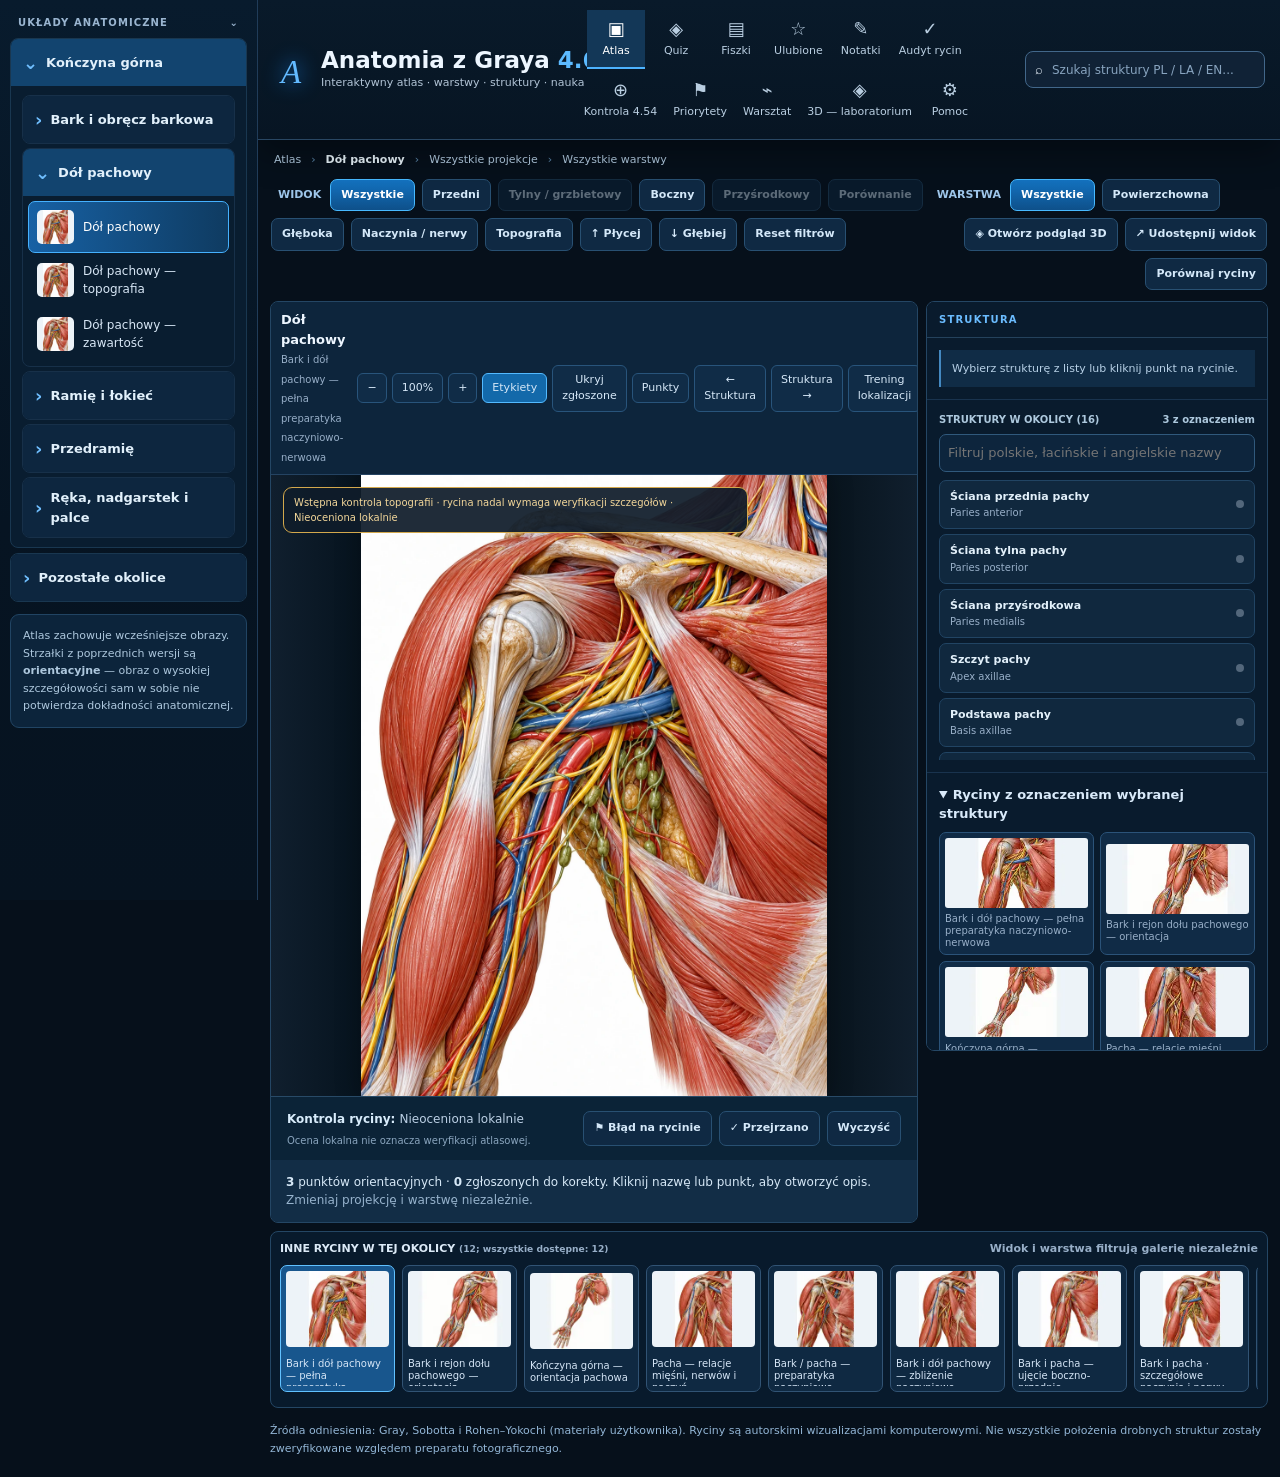
<file: index.html>
<!doctype html><html lang="pl"><head><meta charset="utf-8"><meta name="viewport" content="width=device-width, initial-scale=1"><meta name="theme-color" content="#071827"><title>Anatomia z Graya 4.64</title><link rel="stylesheet" href="style.css"></head><body><div class="app"><aside class="sidebar" id="sidebar"></aside><div class="app-main"><header class="app-head" id="appHead"></header><main class="main-inner" id="mainInner"></main></div></div><section class="three-dock424" id="threeDock424" hidden aria-label="Porównywanie atlasu z modelem 3D"><header><strong>Podgląd 3D · przenikanie mięśni → kości</strong><button id="closeDock424" type="button">Zamknij ×</button></header><iframe id="dock3dframe424" title="Interaktywny podgląd modelu demonstracyjnego 3D" loading="lazy"></iframe><div class="dock-controls"><label for="depthDockSlider424">Widoczność mięśni · przenikanie <b id="depthDockLabel424">0%</b></label><input id="depthDockSlider424" type="range" min="0" max="100" value="0"/><small>Warstwy atlasu ustawiają widoczność w modelu automatycznie. Przenikanie to efekt przezroczystości siatek, nie zweryfikowana stratygrafia anatomii.</small></div></section><script id="atlas-data" type="application/json">{"atlas":[{"id":"overview","title":"Mapa atlasu 4.8","subtitle":"Punkt startowy","desc":"Ta strona zbiera regiony kończyny górnej. Właściwa nauka odbywa się na osobnych planszach anatomicznych i warstwach.","group":"start","layers":[{"id":"start","label":"Mapa sekcji","svg":"<svg viewBox=\"0 0 1000 1000\" xmlns=\"http://www.w3.org/2000/svg\" aria-label=\"anatomical plate\">\n    <defs>\n      <linearGradient id=\"skin\" x1=\"0\" y1=\"0\" x2=\"0\" y2=\"1\"><stop offset=\"0%\" stop-color=\"#f7e5db\"/><stop offset=\"100%\" stop-color=\"#f1d4c4\"/></linearGradient>\n      <linearGradient id=\"mus\" x1=\"0\" y1=\"0\" x2=\"0\" y2=\"1\"><stop offset=\"0%\" stop-color=\"#cc6668\"/><stop offset=\"100%\" stop-color=\"#b84f56\"/></linearGradient>\n      <linearGradient id=\"bone\" x1=\"0\" y1=\"0\" x2=\"0\" y2=\"1\"><stop offset=\"0%\" stop-color=\"#dbc59e\"/><stop offset=\"100%\" stop-color=\"#c9ae7d\"/></linearGradient>\n      <linearGradient id=\"bluev\" x1=\"0\" y1=\"0\" x2=\"0\" y2=\"1\"><stop offset=\"0%\" stop-color=\"#5fa8d7\"/><stop offset=\"100%\" stop-color=\"#397aa7\"/></linearGradient>\n      <filter id=\"soft\"><feDropShadow dx=\"0\" dy=\"8\" stdDeviation=\"8\" flood-color=\"#8ca0bb\" flood-opacity=\"0.18\"/></filter>\n    </defs>\n    <rect width=\"1000\" height=\"1000\" fill=\"#fbfdff\"/>\n    \n<text x=\"90\" y=\"130\" font-size=\"42\" font-weight=\"700\" fill=\"#1a3155\">Atlas kończyny górnej 4.8</text>\n<text x=\"90\" y=\"170\" font-size=\"22\" fill=\"#617186\">Wersja bardziej atlasowa: osobne plansze, widoki grzbietowe, warstwy i mikroregiony.</text>\n<g transform=\"translate(90 230)\">\n  <rect x=\"0\" y=\"0\" width=\"240\" height=\"150\" rx=\"26\" fill=\"#eef4ff\" stroke=\"#d7e4fb\"/>\n  <text x=\"26\" y=\"42\" font-size=\"28\" font-weight=\"700\" fill=\"#1d4fc7\">Bark</text>\n  <text x=\"26\" y=\"78\" font-size=\"20\" fill=\"#45576d\">warstwa powierzchowna</text>\n  <text x=\"26\" y=\"108\" font-size=\"20\" fill=\"#45576d\">głęboka + staw</text>\n  <text x=\"26\" y=\"138\" font-size=\"20\" fill=\"#45576d\">widok łopatki</text>\n</g>\n<g transform=\"translate(380 230)\">\n  <rect x=\"0\" y=\"0\" width=\"240\" height=\"150\" rx=\"26\" fill=\"#eefcf8\" stroke=\"#d7f2e9\"/>\n  <text x=\"26\" y=\"42\" font-size=\"28\" font-weight=\"700\" fill=\"#0c8a6a\">Dół pachowy</text>\n  <text x=\"26\" y=\"78\" font-size=\"20\" fill=\"#45576d\">granice</text>\n  <text x=\"26\" y=\"108\" font-size=\"20\" fill=\"#45576d\">zawartość</text>\n  <text x=\"26\" y=\"138\" font-size=\"20\" fill=\"#45576d\">węzły chłonne</text>\n</g>\n<g transform=\"translate(670 230)\">\n  <rect x=\"0\" y=\"0\" width=\"240\" height=\"150\" rx=\"26\" fill=\"#fff6ef\" stroke=\"#f3dfcc\"/>\n  <text x=\"26\" y=\"42\" font-size=\"28\" font-weight=\"700\" fill=\"#b7581a\">Przedramię</text>\n  <text x=\"26\" y=\"78\" font-size=\"20\" fill=\"#45576d\">zginacze</text>\n  <text x=\"26\" y=\"108\" font-size=\"20\" fill=\"#45576d\">prostowniki</text>\n  <text x=\"26\" y=\"138\" font-size=\"20\" fill=\"#45576d\">nerwy i naczynia</text>\n</g>\n<g transform=\"translate(90 450)\">\n  <rect x=\"0\" y=\"0\" width=\"240\" height=\"150\" rx=\"26\" fill=\"#eff5ff\" stroke=\"#d7e2fa\"/>\n  <text x=\"26\" y=\"42\" font-size=\"28\" font-weight=\"700\" fill=\"#315fc4\">Ręka — dłoń</text>\n  <text x=\"26\" y=\"78\" font-size=\"20\" fill=\"#45576d\">kłąb i kłębik</text>\n  <text x=\"26\" y=\"108\" font-size=\"20\" fill=\"#45576d\">łuki dłoniowe</text>\n  <text x=\"26\" y=\"138\" font-size=\"20\" fill=\"#45576d\">kanał nadgarstka</text>\n</g>\n<g transform=\"translate(380 450)\">\n  <rect x=\"0\" y=\"0\" width=\"240\" height=\"150\" rx=\"26\" fill=\"#fbf3ff\" stroke=\"#eedaf7\"/>\n  <text x=\"26\" y=\"42\" font-size=\"28\" font-weight=\"700\" fill=\"#7d46b1\">Ręka — grzbiet</text>\n  <text x=\"26\" y=\"78\" font-size=\"20\" fill=\"#45576d\">ścięgna prostowników</text>\n  <text x=\"26\" y=\"108\" font-size=\"20\" fill=\"#45576d\">tabakierka</text>\n  <text x=\"26\" y=\"138\" font-size=\"20\" fill=\"#45576d\">sieć żylna</text>\n</g>\n<g transform=\"translate(670 450)\">\n  <rect x=\"0\" y=\"0\" width=\"240\" height=\"150\" rx=\"26\" fill=\"#fef8ec\" stroke=\"#f1e3bc\"/>\n  <text x=\"26\" y=\"42\" font-size=\"28\" font-weight=\"700\" fill=\"#96720f\">Palce</text>\n  <text x=\"26\" y=\"78\" font-size=\"20\" fill=\"#45576d\">aparat zginaczy</text>\n  <text x=\"26\" y=\"108\" font-size=\"20\" fill=\"#45576d\">aparat wyprostny</text>\n  <text x=\"26\" y=\"138\" font-size=\"20\" fill=\"#45576d\">naczynia i nerwy</text>\n</g>\n<g transform=\"translate(90 690)\">\n  <rect x=\"0\" y=\"0\" width=\"820\" height=\"180\" rx=\"28\" fill=\"#ffffff\" stroke=\"#dfe8f3\" filter=\"url(#soft)\"/>\n  <text x=\"28\" y=\"48\" font-size=\"28\" font-weight=\"700\" fill=\"#18314d\">Założenia wersji 4.8</text>\n  <text x=\"28\" y=\"86\" font-size=\"20\" fill=\"#45576d\">• ogólna sylwetka pełni funkcję mapy, a szczegółowe oznaczanie odbywa się na osobnych planszach atlasowych</text>\n  <text x=\"28\" y=\"118\" font-size=\"20\" fill=\"#45576d\">• mniej losowych punktów, więcej zaznaczeń na samej strukturze: podświetlenie, obwiednia i linia prowadząca</text>\n  <text x=\"28\" y=\"150\" font-size=\"20\" fill=\"#45576d\">• wszystkie ryciny są autorskimi opracowaniami inspirowanymi atlasami, a nie dosłownymi kopiami</text>\n</g>\n\n    </svg>","structures":[]}]},{"id":"shoulder_atlas","title":"Bark","subtitle":"Powierzchowny, grzbietowy i stawowy","desc":"Osobne plansze barku z widokiem przednim, tylnym oraz powiększeniem stawu ramiennego.","group":"bark","layers":[{"id":"anterior","label":"Widok przedni","svg":"<svg viewBox=\"0 0 1000 1000\" xmlns=\"http://www.w3.org/2000/svg\" aria-label=\"anatomical plate\">\n    <defs>\n      <linearGradient id=\"skin\" x1=\"0\" y1=\"0\" x2=\"0\" y2=\"1\"><stop offset=\"0%\" stop-color=\"#f7e5db\"/><stop offset=\"100%\" stop-color=\"#f1d4c4\"/></linearGradient>\n      <linearGradient id=\"mus\" x1=\"0\" y1=\"0\" x2=\"0\" y2=\"1\"><stop offset=\"0%\" stop-color=\"#cc6668\"/><stop offset=\"100%\" stop-color=\"#b84f56\"/></linearGradient>\n      <linearGradient id=\"bone\" x1=\"0\" y1=\"0\" x2=\"0\" y2=\"1\"><stop offset=\"0%\" stop-color=\"#dbc59e\"/><stop offset=\"100%\" stop-color=\"#c9ae7d\"/></linearGradient>\n      <linearGradient id=\"bluev\" x1=\"0\" y1=\"0\" x2=\"0\" y2=\"1\"><stop offset=\"0%\" stop-color=\"#5fa8d7\"/><stop offset=\"100%\" stop-color=\"#397aa7\"/></linearGradient>\n      <filter id=\"soft\"><feDropShadow dx=\"0\" dy=\"8\" stdDeviation=\"8\" flood-color=\"#8ca0bb\" flood-opacity=\"0.18\"/></filter>\n    </defs>\n    <rect width=\"1000\" height=\"1000\" fill=\"#fbfdff\"/>\n    \n<path d=\"M210 170 C305 118 443 126 544 172 C596 196 642 232 670 279 C706 337 722 411 718 477 C713 556 690 620 648 674 C616 716 574 742 525 757 C472 773 413 777 355 768 C275 755 208 713 161 640 C120 576 99 498 104 423 C109 330 144 236 210 170 Z\" fill=\"url(#skin)\" opacity=\"0.82\"/>\n<path d=\"M314 139 C394 109 479 117 555 161 C626 202 670 278 676 365 C681 445 651 520 592 572 C537 619 460 647 388 642 C309 637 246 600 202 536 C162 477 152 402 167 333 C184 254 232 184 314 139 Z\" fill=\"url(#mus)\" opacity=\"0.95\"/>\n<path d=\"M643 185 C757 209 829 264 877 351 C891 376 892 419 880 446 C865 478 839 502 803 520 C749 548 689 565 634 571\" fill=\"#ca6165\" opacity=\"0.82\"/>\n<path d=\"M551 139 C616 118 693 123 762 156\" stroke=\"url(#bone)\" stroke-width=\"24\" stroke-linecap=\"round\" fill=\"none\" opacity=\"0.9\"/>\n<circle cx=\"588\" cy=\"355\" r=\"105\" fill=\"none\" stroke=\"url(#bone)\" stroke-width=\"30\" opacity=\"0.55\"/>\n<path d=\"M547 272 C543 371 542 468 549 599\" stroke=\"#b54d52\" stroke-width=\"26\" stroke-linecap=\"round\"/>\n<path d=\"M714 250 C758 250 808 277 843 312\" stroke=\"#b84f55\" stroke-width=\"16\" fill=\"none\"/>\n\n    </svg>","structures":[{"id":"deltoid","cat":"muscle","pl":"Mięsień naramienny","en":"Deltoid","la":"Musculus deltoideus","anchor":[330,170],"label":[140,150],"overlay":"<path d=\"M316 152 C394 124 480 132 550 173 C614 210 653 278 660 355 C666 429 642 495 592 543 C541 590 468 616 400 612 C330 609 274 580 234 524 C194 469 183 395 196 329 C210 259 253 196 316 152 Z\"/>","summary":"Najważniejszy mięsień powierzchowny barku, odpowiada głównie za odwodzenie ramienia.","details":{"Unerwienie":"nerw pachowy (C5–C6)","Czynność":"odwodzenie; część przednia zgina i rotuje do wewnątrz, tylna prostuje i rotuje na zewnątrz"},"hit":"<path d=\"M316 152 C394 124 480 132 550 173 C614 210 653 278 660 355 C666 429 642 495 592 543 C541 590 468 616 400 612 C330 609 274 580 234 524 C194 469 183 395 196 329 C210 259 253 196 316 152 Z\"/>"},{"id":"pectoralis_major","cat":"muscle","pl":"Mięsień piersiowy większy","en":"Pectoralis major","la":"Musculus pectoralis major","anchor":[770,300],"label":[815,210],"overlay":"<path d=\"M650 199 C746 214 815 257 861 337 C876 362 877 404 865 430 C848 463 819 484 785 499 C739 519 694 531 640 541 C646 469 646 376 650 199 Z\"/>","summary":"Tworzy przednią ścianę dołu pachowego i odpowiada za przywodzenie ramienia.","details":{"Przyczep końcowy":"grzebień guzka większego kości ramiennej","Znaczenie kliniczne":"tworzy fałd pachowy przedni"},"hit":"<path d=\"M650 199 C746 214 815 257 861 337 C876 362 877 404 865 430 C848 463 819 484 785 499 C739 519 694 531 640 541 C646 469 646 376 650 199 Z\"/>"},{"id":"clavicle","cat":"bone","pl":"Obojczyk","en":"Clavicle","la":"Clavicula","anchor":[665,135],"label":[820,110],"overlay":"<path d=\"M552 145 C616 124 689 128 760 160\"/>","summary":"Kość łącząca obręcz barkową ze szkieletem osiowym.","details":{"Znaczenie":"punkt orientacyjny szczytu pachy","Klinika":"częste złamania w części środkowej"},"hit":"<path d=\"M552 145 C616 124 689 128 760 160\" stroke-width=\"28\" stroke-linecap=\"round\"/>"},{"id":"humeral_head","cat":"bone","pl":"Głowa kości ramiennej","en":"Humeral head","la":"Caput humeri","anchor":[588,355],"label":[805,355],"overlay":"<circle cx=\"588\" cy=\"355\" r=\"108\"/>","summary":"Głowa kości ramiennej tworząca staw ramienny.","details":{"Rola":"element stawu ramiennego","Pokrycie":"chrząstka szklista"},"hit":"<circle cx=\"588\" cy=\"355\" r=\"118\"/>"},{"id":"coracoid","cat":"bone","pl":"Wyrostek kruczy","en":"Coracoid process","la":"Processus coracoideus","anchor":[678,274],"label":[850,270],"overlay":"<ellipse cx=\"678\" cy=\"274\" rx=\"35\" ry=\"23\"/>","summary":"Wyrostek łopatki leżący przednio od panewki.","details":{"Przyczepy":"m. kruczo‑ramienny, głowa krótka bicepsa, m. piersiowy mniejszy"},"hit":"<ellipse cx=\"678\" cy=\"274\" rx=\"35\" ry=\"23\"/>"},{"id":"cephalic_vein","cat":"vessel","pl":"Żyła odpromieniowa w bruździe naramienno-piersiowej","en":"Cephalic vein","la":"Vena cephalica","anchor":[686,261],"label":[870,170],"overlay":"<path d=\"M651 248 C706 255 743 287 770 326\"/>","summary":"Żyła powierzchowna biegnąca w bruździe naramienno-piersiowej.","details":{"Znaczenie":"częsty dostęp żylny; uchodzi do żyły pachowej"},"hit":"<path d=\"M651 248 C706 255 743 287 770 326\"/>"},{"id":"biceps_tendon","cat":"muscle","pl":"Ścięgno głowy długiej bicepsa","en":"Long head of biceps tendon","la":"Tendo capitis longi musculi bicipitis brachii","anchor":[547,285],"label":[285,265],"overlay":"<path d=\"M547 276 C542 362 542 450 547 578\"/>","summary":"Ścięgno przebiegające w bruździe międzyguzkowej.","details":{"Rola":"stabilizacja barku i zgięcie w stawie łokciowym"},"hit":"<path d=\"M547 276 C542 362 542 450 547 578\"/>"},{"id":"gh_joint","cat":"joint","pl":"Staw ramienny","en":"Glenohumeral joint","la":"Articulatio glenohumeralis","anchor":[628,340],"label":[816,430],"overlay":"<ellipse cx=\"625\" cy=\"343\" rx=\"74\" ry=\"64\"/>","summary":"Najbardziej ruchomy staw kończyny górnej.","details":{"Zakres":"zgięcie, wyprost, odwodzenie, rotacje, obwodzenie","Klinika":"predysponowany do zwichnięć przednich"},"hit":"<ellipse cx=\"625\" cy=\"343\" rx=\"74\" ry=\"64\"/>"}]},{"id":"posterior","label":"Widok tylny","svg":"<svg viewBox=\"0 0 1000 1000\" xmlns=\"http://www.w3.org/2000/svg\" aria-label=\"anatomical plate\">\n    <defs>\n      <linearGradient id=\"skin\" x1=\"0\" y1=\"0\" x2=\"0\" y2=\"1\"><stop offset=\"0%\" stop-color=\"#f7e5db\"/><stop offset=\"100%\" stop-color=\"#f1d4c4\"/></linearGradient>\n      <linearGradient id=\"mus\" x1=\"0\" y1=\"0\" x2=\"0\" y2=\"1\"><stop offset=\"0%\" stop-color=\"#cc6668\"/><stop offset=\"100%\" stop-color=\"#b84f56\"/></linearGradient>\n      <linearGradient id=\"bone\" x1=\"0\" y1=\"0\" x2=\"0\" y2=\"1\"><stop offset=\"0%\" stop-color=\"#dbc59e\"/><stop offset=\"100%\" stop-color=\"#c9ae7d\"/></linearGradient>\n      <linearGradient id=\"bluev\" x1=\"0\" y1=\"0\" x2=\"0\" y2=\"1\"><stop offset=\"0%\" stop-color=\"#5fa8d7\"/><stop offset=\"100%\" stop-color=\"#397aa7\"/></linearGradient>\n      <filter id=\"soft\"><feDropShadow dx=\"0\" dy=\"8\" stdDeviation=\"8\" flood-color=\"#8ca0bb\" flood-opacity=\"0.18\"/></filter>\n    </defs>\n    <rect width=\"1000\" height=\"1000\" fill=\"#fbfdff\"/>\n    \n<path d=\"M207 171 C302 122 440 130 542 174 C595 198 638 234 666 279 C708 349 719 430 703 510 C687 593 646 657 579 702 C520 742 445 760 371 754 C294 747 226 710 178 642 C131 576 110 491 116 408 C123 316 160 231 207 171 Z\" fill=\"url(#skin)\" opacity=\"0.82\"/>\n<path d=\"M555 164 C631 165 701 193 756 246\" stroke=\"url(#bone)\" stroke-width=\"16\" stroke-linecap=\"round\" fill=\"none\"/>\n<path d=\"M682 177 C754 181 813 197 861 228 C848 257 830 279 804 290 C765 299 726 303 689 299\" fill=\"#c75d61\"/>\n<path d=\"M673 309 C761 307 826 329 866 364 C853 403 832 428 801 443 C754 452 712 454 670 450\" fill=\"#b84f56\"/>\n<path d=\"M647 486 C697 481 745 487 791 513 C782 546 764 567 738 578 C699 586 659 586 621 579\" fill=\"#c45c5f\"/>\n<path d=\"M550 301 C547 398 547 481 554 602\" stroke=\"#b84f56\" stroke-width=\"22\" stroke-linecap=\"round\"/>\n<path d=\"M753 208 L853 209\" stroke=\"url(#bone)\" stroke-width=\"10\" stroke-linecap=\"round\"/>\n\n    </svg>","structures":[{"id":"supraspinatus","cat":"muscle","pl":"Mięsień nadgrzebieniowy","en":"Supraspinatus","la":"Musculus supraspinatus","anchor":[770,228],"label":[880,150],"overlay":"<path d=\"M680 181 C752 184 810 199 856 228 C843 253 826 275 803 287 C767 295 730 299 691 298 C685 250 682 212 680 181 Z\"/>","summary":"Mięsień dołu nadgrzebieniowego; inicjuje odwodzenie ramienia.","details":{"Przyczep końcowy":"guzek większy kości ramiennej","Unerwienie":"nerw nadłopatkowy"},"hit":"<path d=\"M680 181 C752 184 810 199 856 228 C843 253 826 275 803 287 C767 295 730 299 691 298 C685 250 682 212 680 181 Z\"/>"},{"id":"infraspinatus","cat":"muscle","pl":"Mięsień podgrzebieniowy","en":"Infraspinatus","la":"Musculus infraspinatus","anchor":[764,378],"label":[890,334],"overlay":"<path d=\"M672 310 C758 309 822 331 862 364 C851 399 833 423 805 440 C756 449 713 450 672 448 C671 403 671 358 672 310 Z\"/>","summary":"Największy tylny mięsień stożka rotatorów.","details":{"Czynność":"rotacja zewnętrzna ramienia","Unerwienie":"nerw nadłopatkowy"},"hit":"<path d=\"M672 310 C758 309 822 331 862 364 C851 399 833 423 805 440 C756 449 713 450 672 448 C671 403 671 358 672 310 Z\"/>"},{"id":"teres_minor","cat":"muscle","pl":"Mięsień obły mniejszy","en":"Teres minor","la":"Musculus teres minor","anchor":[709,468],"label":[888,456],"overlay":"<ellipse cx=\"709\" cy=\"468\" rx=\"68\" ry=\"24\"/>","summary":"Tylny składnik stożka rotatorów, położony nad mięśniem obłym większym.","details":{"Czynność":"rotacja zewnętrzna ramienia"},"hit":"<ellipse cx=\"709\" cy=\"468\" rx=\"68\" ry=\"24\"/>"},{"id":"teres_major","cat":"muscle","pl":"Mięsień obły większy","en":"Teres major","la":"Musculus teres major","anchor":[695,541],"label":[882,562],"overlay":"<path d=\"M648 491 C698 486 744 491 788 514 C780 546 761 566 737 576 C697 585 659 584 621 577 C628 553 636 524 648 491 Z\"/>","summary":"Mięsień tylnej ściany pachy; przywodzi i rotuje do wewnątrz ramię.","details":{"Znaczenie":"współtworzy fałd pachowy tylny"},"hit":"<path d=\"M648 491 C698 486 744 491 788 514 C780 546 761 566 737 576 C697 585 659 584 621 577 C628 553 636 524 648 491 Z\"/>"},{"id":"deltoid_post","cat":"muscle","pl":"Mięsień naramienny","en":"Deltoid","la":"Musculus deltoideus","anchor":[334,176],"label":[152,160],"overlay":"<path d=\"M210 171 C302 122 440 130 542 174 C588 193 625 222 651 262 C678 304 688 359 683 416 C676 506 637 580 572 626 C515 666 438 687 363 681 C289 675 223 639 178 576 C135 515 117 439 122 362 C129 285 159 220 210 171 Z\"/>","summary":"Powierzchowny mięsień pokrywający bark od tyłu.","details":{"Unerwienie":"nerw pachowy"},"hit":"<path d=\"M210 171 C302 122 440 130 542 174 C588 193 625 222 651 262 C678 304 688 359 683 416 C676 506 637 580 572 626 C515 666 438 687 363 681 C289 675 223 639 178 576 C135 515 117 439 122 362 C129 285 159 220 210 171 Z\"/>"},{"id":"triceps_long","cat":"muscle","pl":"Głowa długa mięśnia trójgłowego","en":"Long head of triceps","la":"Caput longum musculi tricipitis brachii","anchor":[549,402],"label":[298,392],"overlay":"<path d=\"M550 304 C547 397 547 482 554 604\"/>","summary":"Głowa długa tricepsa przebiega między obłymi mięśniami.","details":{"Znaczenie topograficzne":"tworzy granice przestrzeni pachowych tylnej i czworobocznej"},"hit":"<path d=\"M550 304 C547 397 547 482 554 604\"/>"}]},{"id":"joint","label":"Powiększenie stawu","svg":"<svg viewBox=\"0 0 1000 1000\" xmlns=\"http://www.w3.org/2000/svg\" aria-label=\"anatomical plate\">\n    <defs>\n      <linearGradient id=\"skin\" x1=\"0\" y1=\"0\" x2=\"0\" y2=\"1\"><stop offset=\"0%\" stop-color=\"#f7e5db\"/><stop offset=\"100%\" stop-color=\"#f1d4c4\"/></linearGradient>\n      <linearGradient id=\"mus\" x1=\"0\" y1=\"0\" x2=\"0\" y2=\"1\"><stop offset=\"0%\" stop-color=\"#cc6668\"/><stop offset=\"100%\" stop-color=\"#b84f56\"/></linearGradient>\n      <linearGradient id=\"bone\" x1=\"0\" y1=\"0\" x2=\"0\" y2=\"1\"><stop offset=\"0%\" stop-color=\"#dbc59e\"/><stop offset=\"100%\" stop-color=\"#c9ae7d\"/></linearGradient>\n      <linearGradient id=\"bluev\" x1=\"0\" y1=\"0\" x2=\"0\" y2=\"1\"><stop offset=\"0%\" stop-color=\"#5fa8d7\"/><stop offset=\"100%\" stop-color=\"#397aa7\"/></linearGradient>\n      <filter id=\"soft\"><feDropShadow dx=\"0\" dy=\"8\" stdDeviation=\"8\" flood-color=\"#8ca0bb\" flood-opacity=\"0.18\"/></filter>\n    </defs>\n    <rect width=\"1000\" height=\"1000\" fill=\"#fbfdff\"/>\n    \n<circle cx=\"420\" cy=\"520\" r=\"175\" fill=\"#f5e6dc\" filter=\"url(#soft)\"/>\n<circle cx=\"414\" cy=\"525\" r=\"96\" fill=\"#ecd6c8\"/>\n<ellipse cx=\"530\" cy=\"522\" rx=\"128\" ry=\"112\" fill=\"none\" stroke=\"#4f95af\" stroke-width=\"14\"/>\n<ellipse cx=\"530\" cy=\"522\" rx=\"92\" ry=\"78\" fill=\"none\" stroke=\"url(#bone)\" stroke-width=\"24\" opacity=\"0.72\"/>\n<path d=\"M610 435 C665 470 691 528 682 589\" stroke=\"#c95c5f\" stroke-width=\"30\" fill=\"none\" stroke-linecap=\"round\"/>\n<path d=\"M355 445 C330 490 320 540 326 600\" stroke=\"#c95c5f\" stroke-width=\"24\" fill=\"none\" stroke-linecap=\"round\"/>\n<path d=\"M455 393 C492 423 512 455 520 501\" stroke=\"#bf5157\" stroke-width=\"20\" fill=\"none\" stroke-linecap=\"round\"/>\n<path d=\"M575 515 C630 515 666 529 706 552\" stroke=\"#5fa8d7\" stroke-width=\"14\" fill=\"none\"/>\n\n    </svg>","structures":[{"id":"glenoid_labrum","cat":"joint","pl":"Obrąbek stawowy","en":"Glenoid labrum","la":"Labrum glenoidale","anchor":[635,518],"label":[815,420],"overlay":"<ellipse cx=\"528\" cy=\"522\" rx=\"121\" ry=\"105\"/>","summary":"Pierścień włóknisto-chrzęstny pogłębiający panewkę łopatki.","details":{"Znaczenie":"zwiększa stabilność barku","Klinika":"uszkodzenia typu SLAP"},"hit":"<ellipse cx=\"528\" cy=\"522\" rx=\"121\" ry=\"105\"/>"},{"id":"joint_capsule","cat":"joint","pl":"Torebka stawowa","en":"Joint capsule","la":"Capsula articularis","anchor":[531,522],"label":[815,515],"overlay":"<ellipse cx=\"530\" cy=\"522\" rx=\"149\" ry=\"131\"/>","summary":"Luźna torebka zapewniająca bardzo duży zakres ruchów.","details":{"Cecha":"dolna część tworzy zachyłek pachowy"},"hit":"<ellipse cx=\"530\" cy=\"522\" rx=\"149\" ry=\"131\"/>"},{"id":"subacromial_bursa","cat":"joint","pl":"Kaletka podbarkowa","en":"Subacromial bursa","la":"Bursa subacromialis","anchor":[611,435],"label":[815,322],"overlay":"<ellipse cx=\"611\" cy=\"435\" rx=\"58\" ry=\"27\"/>","summary":"Kaletka zmniejszająca tarcie między stożkiem rotatorów a sklepieniem barku.","details":{"Klinika":"miejsce bólu w konflikcie podbarkowym"},"hit":"<ellipse cx=\"611\" cy=\"435\" rx=\"58\" ry=\"27\"/>"},{"id":"humeral_head_zoom","cat":"bone","pl":"Głowa kości ramiennej","en":"Humeral head","la":"Caput humeri","anchor":[420,520],"label":[168,420],"overlay":"<circle cx=\"420\" cy=\"520\" r=\"175\"/>","summary":"Kończyna bliższa kości ramiennej tworząca część kulistą barku.","details":{"Pokrycie":"chrząstka szklista"},"hit":"<circle cx=\"420\" cy=\"520\" r=\"175\"/>"},{"id":"glenoid_cavity","cat":"bone","pl":"Jama panewkowa","en":"Glenoid cavity","la":"Cavitas glenoidalis","anchor":[531,522],"label":[832,615],"overlay":"<ellipse cx=\"530\" cy=\"522\" rx=\"89\" ry=\"76\"/>","summary":"Płytka panewka łopatki, w którą wpukla się głowa kości ramiennej.","details":{"Stabilizacja":"obrąbek stawowy i stożek rotatorów"},"hit":"<ellipse cx=\"530\" cy=\"522\" rx=\"89\" ry=\"76\"/>"}]}]},{"id":"axilla_atlas","title":"Dół pachowy","subtitle":"Granice i zawartość","desc":"Oddzielone plansze: topografia ścian pachy, zawartość naczyniowo-nerwowa i węzły chłonne.","group":"axilla","layers":[{"id":"topography","label":"Topografia","svg":"<svg viewBox=\"0 0 1000 1000\" xmlns=\"http://www.w3.org/2000/svg\" aria-label=\"anatomical plate\">\n    <defs>\n      <linearGradient id=\"skin\" x1=\"0\" y1=\"0\" x2=\"0\" y2=\"1\"><stop offset=\"0%\" stop-color=\"#f7e5db\"/><stop offset=\"100%\" stop-color=\"#f1d4c4\"/></linearGradient>\n      <linearGradient id=\"mus\" x1=\"0\" y1=\"0\" x2=\"0\" y2=\"1\"><stop offset=\"0%\" stop-color=\"#cc6668\"/><stop offset=\"100%\" stop-color=\"#b84f56\"/></linearGradient>\n      <linearGradient id=\"bone\" x1=\"0\" y1=\"0\" x2=\"0\" y2=\"1\"><stop offset=\"0%\" stop-color=\"#dbc59e\"/><stop offset=\"100%\" stop-color=\"#c9ae7d\"/></linearGradient>\n      <linearGradient id=\"bluev\" x1=\"0\" y1=\"0\" x2=\"0\" y2=\"1\"><stop offset=\"0%\" stop-color=\"#5fa8d7\"/><stop offset=\"100%\" stop-color=\"#397aa7\"/></linearGradient>\n      <filter id=\"soft\"><feDropShadow dx=\"0\" dy=\"8\" stdDeviation=\"8\" flood-color=\"#8ca0bb\" flood-opacity=\"0.18\"/></filter>\n    </defs>\n    <rect width=\"1000\" height=\"1000\" fill=\"#fbfdff\"/>\n    \n<path d=\"M260 130 C402 86 595 92 719 165 C767 194 792 248 793 312 C794 355 783 392 761 427 C727 482 680 528 622 572 C564 616 504 641 444 638 C387 635 334 612 286 572 C233 528 194 477 167 421 C150 384 144 348 145 313 C146 251 173 197 214 165 C226 155 241 143 260 130 Z\" fill=\"#f3e0d4\" opacity=\".86\"/>\n<path d=\"M201 170 C269 174 329 198 384 241\" stroke=\"#ca6064\" stroke-width=\"48\" fill=\"none\" stroke-linecap=\"round\"/>\n<path d=\"M791 170 C717 176 656 200 605 239\" stroke=\"#b84f56\" stroke-width=\"48\" fill=\"none\" stroke-linecap=\"round\"/>\n<path d=\"M487 218 C488 330 487 442 488 554\" stroke=\"url(#bone)\" stroke-width=\"76\" opacity=\".28\" stroke-linecap=\"round\"/>\n<path d=\"M655 247 C689 289 706 342 705 403\" stroke=\"#c8aa78\" stroke-width=\"18\" fill=\"none\" opacity=\".55\"/>\n<path d=\"M320 310 C348 344 372 393 386 446\" stroke=\"#c95c5f\" stroke-width=\"18\" fill=\"none\"/>\n\n    </svg>","structures":[{"id":"anterior_wall","cat":"region","pl":"Ściana przednia pachy","en":"Anterior wall","la":"Paries anterior","anchor":[276,231],"label":[98,148],"overlay":"<path d=\"M201 170 C269 174 329 198 384 241\"/>","summary":"Przednią ścianę pachy tworzą głównie mięsień piersiowy większy i mniejszy.","details":{"Znaczenie":"tworzy fałd pachowy przedni"},"hit":"<path d=\"M201 170 C269 174 329 198 384 241\" stroke-width=\"56\" stroke-linecap=\"round\"/>"},{"id":"posterior_wall","cat":"region","pl":"Ściana tylna pachy","en":"Posterior wall","la":"Paries posterior","anchor":[724,229],"label":[842,150],"overlay":"<path d=\"M791 170 C717 176 656 200 605 239\"/>","summary":"Ściana tylna zawiera mięsień podłopatkowy, obły większy i najszerszy grzbietu.","details":{"Znaczenie":"tworzy fałd pachowy tylny"},"hit":"<path d=\"M791 170 C717 176 656 200 605 239\" stroke-width=\"56\" stroke-linecap=\"round\"/>"},{"id":"medial_wall","cat":"region","pl":"Ściana przyśrodkowa","en":"Medial wall","la":"Paries medialis","anchor":[488,388],"label":[825,334],"overlay":"<path d=\"M487 218 C488 330 487 442 488 554\"/>","summary":"Ścianę przyśrodkową tworzą żebra z mięśniem zębatym przednim.","details":{"Rola":"przylega do ściany klatki piersiowej"},"hit":"<path d=\"M487 218 C488 330 487 442 488 554\" stroke-width=\"92\" stroke-linecap=\"round\"/>"},{"id":"apex_axilla","cat":"region","pl":"Szczyt pachy","en":"Apex of axilla","la":"Apex axillae","anchor":[484,126],"label":[818,90],"overlay":"<rect x=\"432\" y=\"98\" width=\"110\" height=\"58\" rx=\"12\"/>","summary":"Przejście między szyją a pachą.","details":{"Granice":"obojczyk, I żebro i górny brzeg łopatki"},"hit":"<rect x=\"432\" y=\"98\" width=\"110\" height=\"58\" rx=\"12\"/>"},{"id":"base_axilla","cat":"region","pl":"Podstawa pachy","en":"Base of axilla","la":"Basis axillae","anchor":[481,612],"label":[816,620],"overlay":"<rect x=\"370\" y=\"580\" width=\"228\" height=\"62\" rx=\"18\"/>","summary":"Podstawę tworzą skóra, tkanka podskórna i powięź pachowa.","details":{"Znaczenie":"dno dołu pachowego"},"hit":"<rect x=\"370\" y=\"580\" width=\"228\" height=\"62\" rx=\"18\"/>"}]},{"id":"contents","label":"Zawartość","svg":"<svg viewBox=\"0 0 1000 1000\" xmlns=\"http://www.w3.org/2000/svg\" aria-label=\"anatomical plate\">\n    <defs>\n      <linearGradient id=\"skin\" x1=\"0\" y1=\"0\" x2=\"0\" y2=\"1\"><stop offset=\"0%\" stop-color=\"#f7e5db\"/><stop offset=\"100%\" stop-color=\"#f1d4c4\"/></linearGradient>\n      <linearGradient id=\"mus\" x1=\"0\" y1=\"0\" x2=\"0\" y2=\"1\"><stop offset=\"0%\" stop-color=\"#cc6668\"/><stop offset=\"100%\" stop-color=\"#b84f56\"/></linearGradient>\n      <linearGradient id=\"bone\" x1=\"0\" y1=\"0\" x2=\"0\" y2=\"1\"><stop offset=\"0%\" stop-color=\"#dbc59e\"/><stop offset=\"100%\" stop-color=\"#c9ae7d\"/></linearGradient>\n      <linearGradient id=\"bluev\" x1=\"0\" y1=\"0\" x2=\"0\" y2=\"1\"><stop offset=\"0%\" stop-color=\"#5fa8d7\"/><stop offset=\"100%\" stop-color=\"#397aa7\"/></linearGradient>\n      <filter id=\"soft\"><feDropShadow dx=\"0\" dy=\"8\" stdDeviation=\"8\" flood-color=\"#8ca0bb\" flood-opacity=\"0.18\"/></filter>\n    </defs>\n    <rect width=\"1000\" height=\"1000\" fill=\"#fbfdff\"/>\n    \n<path d=\"M260 130 C402 86 595 92 719 165 C767 194 792 248 793 312 C794 355 783 392 761 427 C727 482 680 528 622 572 C564 616 504 641 444 638 C387 635 334 612 286 572 C233 528 194 477 167 421 C150 384 144 348 145 313 C146 251 173 197 214 165 C226 155 241 143 260 130 Z\" fill=\"#f7ebe4\" opacity=\".78\"/>\n<path d=\"M503 136 C508 243 508 344 503 569\" stroke=\"#d34a52\" stroke-width=\"18\" fill=\"none\" stroke-linecap=\"round\"/>\n<path d=\"M463 145 C468 248 468 350 463 564\" stroke=\"#5fa8d7\" stroke-width=\"18\" fill=\"none\" stroke-linecap=\"round\"/>\n<path d=\"M555 184 C589 203 611 226 622 255\" stroke=\"#e1b235\" stroke-width=\"12\" fill=\"none\"/>\n<path d=\"M554 249 C595 286 608 343 598 406\" stroke=\"#e1b235\" stroke-width=\"12\" fill=\"none\"/>\n<path d=\"M558 364 C596 415 612 475 615 546\" stroke=\"#e1b235\" stroke-width=\"12\" fill=\"none\"/>\n<path d=\"M554 247 C512 244 484 245 441 253\" stroke=\"#e1b235\" stroke-width=\"10\" fill=\"none\" opacity=\"0.45\"/>\n<path d=\"M501 232 C447 249 407 281 379 331\" stroke=\"#d34a52\" stroke-width=\"10\" fill=\"none\"/>\n<path d=\"M505 272 C550 286 592 318 615 365\" stroke=\"#d34a52\" stroke-width=\"10\" fill=\"none\"/>\n<path d=\"M507 396 C556 420 587 458 602 509\" stroke=\"#d34a52\" stroke-width=\"12\" fill=\"none\"/>\n\n    </svg>","structures":[{"id":"axillary_artery","cat":"vessel","pl":"Tętnica pachowa","en":"Axillary artery","la":"Arteria axillaris","anchor":[503,286],"label":[822,196],"overlay":"<path d=\"M503 136 C508 243 508 344 503 569\"/>","summary":"Główne naczynie tętnicze pachy będące przedłużeniem tętnicy podobojczykowej.","details":{"Podział":"trzy części względem mięśnia piersiowego mniejszego"},"hit":"<path d=\"M503 136 C508 243 508 344 503 569\"/>"},{"id":"axillary_vein","cat":"vessel","pl":"Żyła pachowa","en":"Axillary vein","la":"Vena axillaris","anchor":[463,284],"label":[182,178],"overlay":"<path d=\"M463 145 C468 248 468 350 463 564\"/>","summary":"Żyła leżąca przyśrodkowo od tętnicy pachowej.","details":{"Znaczenie":"odbiera m.in. żyłę odpromieniową"},"hit":"<path d=\"M463 145 C468 248 468 350 463 564\"/>"},{"id":"lateral_cord","cat":"nerve","pl":"Pęczek boczny splotu ramiennego","en":"Lateral cord","la":"Fasciculus lateralis","anchor":[575,198],"label":[832,282],"overlay":"<ellipse cx=\"575\" cy=\"198\" rx=\"30\" ry=\"30\"/>","summary":"Boczny pęczek splotu ramiennego w pachie.","details":{"Gałęzie":"n. mięśniowo-skórny oraz korzeń boczny n. pośrodkowego"},"hit":"<ellipse cx=\"575\" cy=\"198\" rx=\"30\" ry=\"30\"/>"},{"id":"medial_cord","cat":"nerve","pl":"Pęczek przyśrodkowy","en":"Medial cord","la":"Fasciculus medialis","anchor":[576,282],"label":[832,382],"overlay":"<ellipse cx=\"576\" cy=\"282\" rx=\"32\" ry=\"32\"/>","summary":"Pęczek leżący przyśrodkowo od tętnicy pachowej.","details":{"Gałęzie":"n. łokciowy, korzeń przyśrodkowy n. pośrodkowego"},"hit":"<ellipse cx=\"576\" cy=\"282\" rx=\"32\" ry=\"32\"/>"},{"id":"posterior_cord","cat":"nerve","pl":"Pęczek tylny","en":"Posterior cord","la":"Fasciculus posterior","anchor":[576,387],"label":[832,496],"overlay":"<ellipse cx=\"576\" cy=\"387\" rx=\"32\" ry=\"32\"/>","summary":"Pęczek tylny leżący za tętnicą pachową.","details":{"Gałęzie":"n. pachowy i promieniowy"},"hit":"<ellipse cx=\"576\" cy=\"387\" rx=\"32\" ry=\"32\"/>"},{"id":"subscapular_artery","cat":"vessel","pl":"Tętnica podłopatkowa","en":"Subscapular artery","la":"Arteria subscapularis","anchor":[572,438],"label":[178,442],"overlay":"<path d=\"M507 396 C556 420 587 458 602 509\"/>","summary":"Największa gałąź tętnicy pachowej.","details":{"Gałęzie":"tętnica okalająca łopatkę i piersiowo-grzbietowa"},"hit":"<path d=\"M507 396 C556 420 587 458 602 509\"/>"}]},{"id":"nodes","label":"Węzły chłonne","svg":"<svg viewBox=\"0 0 1000 1000\" xmlns=\"http://www.w3.org/2000/svg\" aria-label=\"anatomical plate\">\n    <defs>\n      <linearGradient id=\"skin\" x1=\"0\" y1=\"0\" x2=\"0\" y2=\"1\"><stop offset=\"0%\" stop-color=\"#f7e5db\"/><stop offset=\"100%\" stop-color=\"#f1d4c4\"/></linearGradient>\n      <linearGradient id=\"mus\" x1=\"0\" y1=\"0\" x2=\"0\" y2=\"1\"><stop offset=\"0%\" stop-color=\"#cc6668\"/><stop offset=\"100%\" stop-color=\"#b84f56\"/></linearGradient>\n      <linearGradient id=\"bone\" x1=\"0\" y1=\"0\" x2=\"0\" y2=\"1\"><stop offset=\"0%\" stop-color=\"#dbc59e\"/><stop offset=\"100%\" stop-color=\"#c9ae7d\"/></linearGradient>\n      <linearGradient id=\"bluev\" x1=\"0\" y1=\"0\" x2=\"0\" y2=\"1\"><stop offset=\"0%\" stop-color=\"#5fa8d7\"/><stop offset=\"100%\" stop-color=\"#397aa7\"/></linearGradient>\n      <filter id=\"soft\"><feDropShadow dx=\"0\" dy=\"8\" stdDeviation=\"8\" flood-color=\"#8ca0bb\" flood-opacity=\"0.18\"/></filter>\n    </defs>\n    <rect width=\"1000\" height=\"1000\" fill=\"#fbfdff\"/>\n    \n<path d=\"M260 130 C402 86 595 92 719 165 C767 194 792 248 793 312 C794 355 783 392 761 427 C727 482 680 528 622 572 C564 616 504 641 444 638 C387 635 334 612 286 572 C233 528 194 477 167 421 C150 384 144 348 145 313 C146 251 173 197 214 165 C226 155 241 143 260 130 Z\" fill=\"#f7ebe4\" opacity=\".78\"/>\n<circle cx=\"332\" cy=\"333\" r=\"22\" fill=\"#c6b087\"/>\n<circle cx=\"666\" cy=\"375\" r=\"22\" fill=\"#c6b087\"/>\n<circle cx=\"598\" cy=\"492\" r=\"24\" fill=\"#c6b087\"/>\n<circle cx=\"500\" cy=\"450\" r=\"28\" fill=\"#c6b087\"/>\n<circle cx=\"506\" cy=\"189\" r=\"22\" fill=\"#c6b087\"/>\n<ellipse cx=\"500\" cy=\"392\" rx=\"202\" ry=\"252\" fill=\"#f1e0c4\" opacity=\".2\"/>\n\n    </svg>","structures":[{"id":"pectoral_nodes","cat":"region","pl":"Węzły piersiowe","en":"Pectoral nodes","la":"Nodi pectorales","anchor":[332,333],"label":[142,257],"overlay":"<circle cx=\"332\" cy=\"333\" r=\"22\"/>","summary":"Węzły leżące przy ścianie przedniej pachy.","details":{"Drenaż":"głównie pierś i ściana przednia klatki piersiowej"},"hit":"<circle cx=\"332\" cy=\"333\" r=\"22\"/>"},{"id":"subscapular_nodes","cat":"region","pl":"Węzły podłopatkowe","en":"Subscapular nodes","la":"Nodi subscapulares","anchor":[666,375],"label":[842,300],"overlay":"<circle cx=\"666\" cy=\"375\" r=\"22\"/>","summary":"Węzły ściany tylnej pachy.","details":{"Drenaż":"tylna ściana tułowia i okolica łopatki"},"hit":"<circle cx=\"666\" cy=\"375\" r=\"22\"/>"},{"id":"humeral_nodes","cat":"region","pl":"Węzły ramienne","en":"Humeral nodes","la":"Nodi humerales","anchor":[598,492],"label":[832,538],"overlay":"<circle cx=\"598\" cy=\"492\" r=\"24\"/>","summary":"Węzły bocznej części pachy.","details":{"Drenaż":"większość chłonki kończyny górnej"},"hit":"<circle cx=\"598\" cy=\"492\" r=\"24\"/>"},{"id":"central_nodes","cat":"region","pl":"Węzły centralne","en":"Central nodes","la":"Nodi centrales","anchor":[500,450],"label":[177,472],"overlay":"<circle cx=\"500\" cy=\"450\" r=\"28\"/>","summary":"Węzły położone centralnie w tkance tłuszczowej pachy.","details":{"Znaczenie":"pośredni etap odpływu z innych grup"},"hit":"<circle cx=\"500\" cy=\"450\" r=\"28\"/>"},{"id":"apical_nodes","cat":"region","pl":"Węzły szczytowe","en":"Apical nodes","la":"Nodi apicales","anchor":[506,189],"label":[821,130],"overlay":"<circle cx=\"506\" cy=\"189\" r=\"22\"/>","summary":"Najwyżej położone węzły pachy.","details":{"Znaczenie":"przyjmują chłonkę z pozostałych grup"},"hit":"<circle cx=\"506\" cy=\"189\" r=\"22\"/>"}]}]},{"id":"forearm_anterior","title":"Przedramię — strona przednia","subtitle":"Warstwy zginaczy i przebieg neurovaskularny","desc":"Przednia część przedramienia z warstwą powierzchowną, głęboką oraz naczyniami i nerwami.","group":"forearm","layers":[{"id":"superficial","label":"Warstwa powierzchowna","svg":"<svg viewBox=\"0 0 1000 1000\" xmlns=\"http://www.w3.org/2000/svg\" aria-label=\"anatomical plate\">\n    <defs>\n      <linearGradient id=\"skin\" x1=\"0\" y1=\"0\" x2=\"0\" y2=\"1\"><stop offset=\"0%\" stop-color=\"#f7e5db\"/><stop offset=\"100%\" stop-color=\"#f1d4c4\"/></linearGradient>\n      <linearGradient id=\"mus\" x1=\"0\" y1=\"0\" x2=\"0\" y2=\"1\"><stop offset=\"0%\" stop-color=\"#cc6668\"/><stop offset=\"100%\" stop-color=\"#b84f56\"/></linearGradient>\n      <linearGradient id=\"bone\" x1=\"0\" y1=\"0\" x2=\"0\" y2=\"1\"><stop offset=\"0%\" stop-color=\"#dbc59e\"/><stop offset=\"100%\" stop-color=\"#c9ae7d\"/></linearGradient>\n      <linearGradient id=\"bluev\" x1=\"0\" y1=\"0\" x2=\"0\" y2=\"1\"><stop offset=\"0%\" stop-color=\"#5fa8d7\"/><stop offset=\"100%\" stop-color=\"#397aa7\"/></linearGradient>\n      <filter id=\"soft\"><feDropShadow dx=\"0\" dy=\"8\" stdDeviation=\"8\" flood-color=\"#8ca0bb\" flood-opacity=\"0.18\"/></filter>\n    </defs>\n    <rect width=\"1000\" height=\"1000\" fill=\"#fbfdff\"/>\n    \n<rect x=\"238\" y=\"110\" width=\"344\" height=\"770\" rx=\"150\" fill=\"#f7e3d7\" opacity=\".44\"/>\n<path d=\"M319 166 C364 185 389 219 401 275 C416 343 414 471 398 670 C390 775 378 838 356 890 C301 823 275 725 264 597 C253 466 258 343 273 251 C281 204 295 176 319 166 Z\" fill=\"url(#mus)\"/>\n<path d=\"M386 180 C441 201 470 249 477 332 C485 420 481 551 463 730 C456 797 444 857 423 904 C388 819 373 710 369 590 C365 470 369 366 375 275 C378 230 379 199 386 180 Z\" fill=\"#cf6966\"/>\n<path d=\"M445 179 C494 197 522 247 531 335 C540 426 537 560 518 742 C511 805 497 864 474 907 C445 827 433 718 430 597 C427 466 431 358 438 273 C441 231 441 197 445 179 Z\" fill=\"#c8585d\"/>\n<path d=\"M280 172 C255 191 235 221 224 261\" stroke=\"#c9595d\" stroke-width=\"18\" fill=\"none\" stroke-linecap=\"round\"/>\n\n    </svg>","structures":[{"id":"pronator_teres","cat":"muscle","pl":"Mięsień nawrotny obły","en":"Pronator teres","la":"Musculus pronator teres","anchor":[284,215],"label":[118,164],"overlay":"<ellipse cx=\"284\" cy=\"215\" rx=\"72\" ry=\"44\"/>","summary":"Powierzchowny mięsień bliższej części przedramienia; nawraca przedramię.","details":{"Unerwienie":"nerw pośrodkowy"},"hit":"<ellipse cx=\"284\" cy=\"215\" rx=\"72\" ry=\"44\"/>"},{"id":"fcr","cat":"muscle","pl":"Mięsień zginacz promieniowy nadgarstka","en":"Flexor carpi radialis","la":"Musculus flexor carpi radialis","anchor":[322,436],"label":[114,346],"overlay":"<path d=\"M319 166 C364 185 389 219 401 275 C416 343 414 471 398 670 C390 775 378 838 356 890\"/>","summary":"Powierzchowny zginacz po stronie promieniowej.","details":{"Czynność":"zgięcie i odwodzenie ręki"},"hit":"<path d=\"M319 166 C364 185 389 219 401 275 C416 343 414 471 398 670 C390 775 378 838 356 890\"/>"},{"id":"palmaris_longus","cat":"muscle","pl":"Mięsień dłoniowy długi","en":"Palmaris longus","la":"Musculus palmaris longus","anchor":[419,462],"label":[108,469],"overlay":"<path d=\"M386 180 C441 201 470 249 477 332 C485 420 481 551 463 730 C456 797 444 857 423 904\"/>","summary":"Smukły mięsień napinający rozcięgno dłoniowe.","details":{"Uwaga":"może być nieobecny obustronnie lub jednostronnie"},"hit":"<path d=\"M386 180 C441 201 470 249 477 332 C485 420 481 551 463 730 C456 797 444 857 423 904\"/>"},{"id":"fcu","cat":"muscle","pl":"Mięsień zginacz łokciowy nadgarstka","en":"Flexor carpi ulnaris","la":"Musculus flexor carpi ulnaris","anchor":[479,466],"label":[796,462],"overlay":"<path d=\"M445 179 C494 197 522 247 531 335 C540 426 537 560 518 742 C511 805 497 864 474 907\"/>","summary":"Najbardziej przyśrodkowy zginacz powierzchowny przedramienia.","details":{"Unerwienie":"nerw łokciowy"},"hit":"<path d=\"M445 179 C494 197 522 247 531 335 C540 426 537 560 518 742 C511 805 497 864 474 907\"/>"}]},{"id":"intermediate_flexors_verified_424","label":"Warstwa pośrednia — zginacz powierzchowny palców","structures":[{"id":"flexor_digitorum_superficialis","pl":"Mięsień zginacz powierzchowny palców","la":"Musculus flexor digitorum superficialis","en":"Flexor digitorum superficialis","cat":"muscle","summary":"Warstwa pośrednia przedniej grupy mięśni przedramienia. Tworzy 4 ścięgna przechodzące przez kanał nadgarstka do palców II–V; zgina przede wszystkim stawy międzypaliczkowe bliższe. Oznaczenie na obrazach wymaga odrębnej kalibracji.","details":{"warstwa":"Pośrednia przedniego przedziału przedramienia","czynność":"Zginanie stawów międzypaliczkowych bliższych palców II–V; wspomaga zgięcie w stawach śródręczno-paliczkowych i nadgarstku.","relacje":"Nerw pośrodkowy i tętnica łokciowa przebiegają głębiej, pomiędzy głowami m. zginacza powierzchownego palców."}}],"svg":""},{"id":"lateral_compartment_topography_424","label":"Relacje topograficzne — grupa boczna","structures":[{"id":"brachioradialis","cat":"muscle","pl":"Mięsień ramienno-promieniowy","en":"Brachioradialis","la":"Musculus brachioradialis","anchor":[236,266],"label":[96,262],"overlay":"<path d=\"M274 171 C250 190 232 220 220 260 C208 305 203 374 206 455 C210 542 224 632 257 770\"/>","summary":"Boczny mięsień przedramienia dobrze widoczny od przodu i z boku.","details":{"Czynność":"zgięcie stawu łokciowego w ustawieniu pośrednim"},"hit":"<path d=\"M274 171 C250 190 232 220 220 260 C208 305 203 374 206 455 C210 542 224 632 257 770\"/>"}],"svg":""},{"id":"deep","label":"Warstwa głęboka","svg":"<svg viewBox=\"0 0 1000 1000\" xmlns=\"http://www.w3.org/2000/svg\" aria-label=\"anatomical plate\">\n    <defs>\n      <linearGradient id=\"skin\" x1=\"0\" y1=\"0\" x2=\"0\" y2=\"1\"><stop offset=\"0%\" stop-color=\"#f7e5db\"/><stop offset=\"100%\" stop-color=\"#f1d4c4\"/></linearGradient>\n      <linearGradient id=\"mus\" x1=\"0\" y1=\"0\" x2=\"0\" y2=\"1\"><stop offset=\"0%\" stop-color=\"#cc6668\"/><stop offset=\"100%\" stop-color=\"#b84f56\"/></linearGradient>\n      <linearGradient id=\"bone\" x1=\"0\" y1=\"0\" x2=\"0\" y2=\"1\"><stop offset=\"0%\" stop-color=\"#dbc59e\"/><stop offset=\"100%\" stop-color=\"#c9ae7d\"/></linearGradient>\n      <linearGradient id=\"bluev\" x1=\"0\" y1=\"0\" x2=\"0\" y2=\"1\"><stop offset=\"0%\" stop-color=\"#5fa8d7\"/><stop offset=\"100%\" stop-color=\"#397aa7\"/></linearGradient>\n      <filter id=\"soft\"><feDropShadow dx=\"0\" dy=\"8\" stdDeviation=\"8\" flood-color=\"#8ca0bb\" flood-opacity=\"0.18\"/></filter>\n    </defs>\n    <rect width=\"1000\" height=\"1000\" fill=\"#fbfdff\"/>\n    \n<rect x=\"238\" y=\"110\" width=\"344\" height=\"770\" rx=\"150\" fill=\"#f7e3d7\" opacity=\".36\"/>\n<path d=\"M294 176 C337 194 361 231 372 293 C383 363 374 488 352 688 C344 761 331 830 309 891 C269 814 249 722 246 617 C243 504 251 388 265 289 C270 244 278 205 294 176 Z\" fill=\"#bf555a\"/>\n<path d=\"M373 180 C433 194 474 236 489 312 C504 392 500 521 478 723 C471 783 457 842 438 894 C403 826 389 732 388 617 C387 512 390 404 401 309 C406 255 412 214 373 180 Z\" fill=\"#cc6665\"/>\n<rect x=\"308\" y=\"707\" width=\"162\" height=\"70\" rx=\"18\" fill=\"#b84d52\"/>\n<rect x=\"348\" y=\"181\" width=\"40\" height=\"525\" rx=\"14\" fill=\"#4f95af\" opacity=\"0.12\"/>\n\n    </svg>","structures":[{"id":"fpl","cat":"muscle","pl":"Mięsień zginacz długi kciuka","en":"Flexor pollicis longus","la":"Musculus flexor pollicis longus","anchor":[296,404],"label":[116,342],"overlay":"<path d=\"M294 176 C337 194 361 231 372 293 C383 363 374 488 352 688 C344 761 331 830 309 891\"/>","summary":"Głęboki zginacz po stronie promieniowej.","details":{"Czynność":"zgięcie kciuka","Unerwienie":"nerw międzykostny przedni"},"hit":"<path d=\"M294 176 C337 194 361 231 372 293 C383 363 374 488 352 688 C344 761 331 830 309 891\"/>"},{"id":"fdp","cat":"muscle","pl":"Mięsień zginacz głęboki palców","en":"Flexor digitorum profundus","la":"Musculus flexor digitorum profundus","anchor":[422,422],"label":[824,357],"overlay":"<path d=\"M373 180 C433 194 474 236 489 312 C504 392 500 521 478 723 C471 783 457 842 438 894\"/>","summary":"Głęboki zginacz kierujący ścięgna do paliczków dalszych II–V.","details":{"Czynność":"zgięcie w stawach DIP","Unerwienie":"boczna część — n. pośrodkowy, przyśrodkowa — n. łokciowy"},"hit":"<path d=\"M373 180 C433 194 474 236 489 312 C504 392 500 521 478 723 C471 783 457 842 438 894\"/>"},{"id":"pronator_quadratus","cat":"muscle","pl":"Mięsień nawrotny czworoboczny","en":"Pronator quadratus","la":"Musculus pronator quadratus","anchor":[389,742],"label":[821,696],"overlay":"<rect x=\"308\" y=\"707\" width=\"162\" height=\"70\" rx=\"18\"/>","summary":"Najgłębszy mięsień dystalnej części przedramienia.","details":{"Czynność":"silny nawracacz przedramienia"},"hit":"<rect x=\"308\" y=\"707\" width=\"162\" height=\"70\" rx=\"18\"/>"},{"id":"interosseous_membrane","cat":"joint","pl":"Błona międzykostna przedramienia","en":"Interosseous membrane","la":"Membrana interossea antebrachii","anchor":[366,418],"label":[811,209],"overlay":"<rect x=\"348\" y=\"181\" width=\"40\" height=\"525\" rx=\"14\"/>","summary":"Błoniasta przegroda między kością promieniową a łokciową.","details":{"Rola":"miejsce przyczepu mięśni oraz przenoszenie sił"},"hit":"<rect x=\"348\" y=\"181\" width=\"40\" height=\"525\" rx=\"14\"/>"}]},{"id":"neurovascular","label":"Naczynia i nerwy","svg":"<svg viewBox=\"0 0 1000 1000\" xmlns=\"http://www.w3.org/2000/svg\" aria-label=\"anatomical plate\">\n    <defs>\n      <linearGradient id=\"skin\" x1=\"0\" y1=\"0\" x2=\"0\" y2=\"1\"><stop offset=\"0%\" stop-color=\"#f7e5db\"/><stop offset=\"100%\" stop-color=\"#f1d4c4\"/></linearGradient>\n      <linearGradient id=\"mus\" x1=\"0\" y1=\"0\" x2=\"0\" y2=\"1\"><stop offset=\"0%\" stop-color=\"#cc6668\"/><stop offset=\"100%\" stop-color=\"#b84f56\"/></linearGradient>\n      <linearGradient id=\"bone\" x1=\"0\" y1=\"0\" x2=\"0\" y2=\"1\"><stop offset=\"0%\" stop-color=\"#dbc59e\"/><stop offset=\"100%\" stop-color=\"#c9ae7d\"/></linearGradient>\n      <linearGradient id=\"bluev\" x1=\"0\" y1=\"0\" x2=\"0\" y2=\"1\"><stop offset=\"0%\" stop-color=\"#5fa8d7\"/><stop offset=\"100%\" stop-color=\"#397aa7\"/></linearGradient>\n      <filter id=\"soft\"><feDropShadow dx=\"0\" dy=\"8\" stdDeviation=\"8\" flood-color=\"#8ca0bb\" flood-opacity=\"0.18\"/></filter>\n    </defs>\n    <rect width=\"1000\" height=\"1000\" fill=\"#fbfdff\"/>\n    \n<rect x=\"238\" y=\"110\" width=\"344\" height=\"770\" rx=\"150\" fill=\"#f7e3d7\" opacity=\".36\"/>\n<path d=\"M304 160 C315 250 315 346 306 452 C299 543 289 650 271 858\" stroke=\"#d34a52\" stroke-width=\"16\" fill=\"none\" stroke-linecap=\"round\"/>\n<path d=\"M483 171 C492 264 489 369 480 488 C472 594 460 703 438 864\" stroke=\"#d34a52\" stroke-width=\"16\" fill=\"none\" stroke-linecap=\"round\"/>\n<path d=\"M391 176 C402 271 399 378 389 495 C381 603 374 712 365 816\" stroke=\"#e1b235\" stroke-width=\"14\" fill=\"none\" stroke-linecap=\"round\"/>\n<path d=\"M353 244 C349 361 343 473 333 604\" stroke=\"#e1b235\" stroke-width=\"11\" fill=\"none\" stroke-linecap=\"round\"/>\n<path d=\"M505 230 C510 361 510 491 506 619\" stroke=\"#e1b235\" stroke-width=\"12\" fill=\"none\" stroke-linecap=\"round\"/>\n<path d=\"M228 154 C218 273 216 390 223 501\" stroke=\"#6da0d8\" stroke-width=\"12\" fill=\"none\" stroke-linecap=\"round\"/>\n<path d=\"M557 157 C568 274 576 390 591 500\" stroke=\"#6da0d8\" stroke-width=\"12\" fill=\"none\" stroke-linecap=\"round\"/>\n<path d=\"M227 198 C309 204 393 213 471 226\" stroke=\"#6da0d8\" stroke-width=\"10\" fill=\"none\"/>\n\n    </svg>","structures":[{"id":"radial_artery","cat":"vessel","pl":"Tętnica promieniowa","en":"Radial artery","la":"Arteria radialis","anchor":[304,455],"label":[111,385],"overlay":"<path d=\"M304 160 C315 250 315 346 306 452 C299 543 289 650 271 858\"/>","summary":"Boczna końcowa gałąź tętnicy ramiennej.","details":{"Znaczenie":"wyczuwalne tętno na nadgarstku"},"hit":"<path d=\"M304 160 C315 250 315 346 306 452 C299 543 289 650 271 858\"/>"},{"id":"ulnar_artery","cat":"vessel","pl":"Tętnica łokciowa","en":"Ulnar artery","la":"Arteria ulnaris","anchor":[483,490],"label":[808,395],"overlay":"<path d=\"M483 171 C492 264 489 369 480 488 C472 594 460 703 438 864\"/>","summary":"Przyśrodkowa końcowa gałąź tętnicy ramiennej.","details":{"Znaczenie":"główny udział w łuku dłoniowym powierzchownym"},"hit":"<path d=\"M483 171 C492 264 489 369 480 488 C472 594 460 703 438 864\"/>"},{"id":"median_nerve","cat":"nerve","pl":"Nerw pośrodkowy","en":"Median nerve","la":"Nervus medianus","anchor":[391,494],"label":[823,492],"overlay":"<path d=\"M391 176 C402 271 399 378 389 495 C381 603 374 712 365 816\"/>","summary":"Najważniejszy nerw zginaczy przedramienia.","details":{"Klinika":"ucisk w kanale nadgarstka"},"hit":"<path d=\"M391 176 C402 271 399 378 389 495 C381 603 374 712 365 816\"/>"},{"id":"anterior_interosseous_nerve","cat":"nerve","pl":"Nerw międzykostny przedni","en":"Anterior interosseous nerve","la":"Nervus interosseus anterior","anchor":[353,422],"label":[144,510],"overlay":"<path d=\"M353 244 C349 361 343 473 333 604\"/>","summary":"Gałąź nerwu pośrodkowego do warstwy głębokiej.","details":{"Unerwia":"FPL, PQ i boczną część FDP"},"hit":"<path d=\"M353 244 C349 361 343 473 333 604\"/>"},{"id":"ulnar_nerve","cat":"nerve","pl":"Nerw łokciowy","en":"Ulnar nerve","la":"Nervus ulnaris","anchor":[505,424],"label":[811,618],"overlay":"<path d=\"M505 230 C510 361 510 491 506 619\"/>","summary":"Biegnie przyśrodkowo między głowami FCU.","details":{"Dalszy przebieg":"do kanału Guyona"},"hit":"<path d=\"M505 230 C510 361 510 491 506 619\"/>"},{"id":"cephalic_vein_fa","cat":"vessel","pl":"Żyła odpromieniowa","en":"Cephalic vein","la":"Vena cephalica","anchor":[223,402],"label":[99,292],"overlay":"<path d=\"M228 154 C218 273 216 390 223 501\"/>","summary":"Powierzchowna żyła bocznej części przedramienia.","details":{"Znaczenie":"częste miejsce wkłuć"},"hit":"<path d=\"M228 154 C218 273 216 390 223 501\"/>"},{"id":"median_cubital_vein","cat":"vessel","pl":"Żyła pośrodkowa łokcia","en":"Median cubital vein","la":"Vena mediana cubiti","anchor":[347,214],"label":[780,132],"overlay":"<path d=\"M227 198 C309 204 393 213 471 226\"/>","summary":"Łączy żyłę odpromieniową z odłokciową w dole łokciowym.","details":{"Znaczenie":"najczęstsze miejsce wenepunkcji"},"hit":"<path d=\"M227 198 C309 204 393 213 471 226\"/>"}]}]},{"id":"forearm_posterior","title":"Przedramię — strona grzbietowa","subtitle":"Prostowniki i warstwa głęboka","desc":"Widok grzbietowy przedramienia z warstwą powierzchowną oraz głęboką mięśni prostowników.","group":"forearm","layers":[{"id":"superficial","label":"Warstwa powierzchowna","svg":"<svg viewBox=\"0 0 1000 1000\" xmlns=\"http://www.w3.org/2000/svg\" aria-label=\"anatomical plate\">\n    <defs>\n      <linearGradient id=\"skin\" x1=\"0\" y1=\"0\" x2=\"0\" y2=\"1\"><stop offset=\"0%\" stop-color=\"#f7e5db\"/><stop offset=\"100%\" stop-color=\"#f1d4c4\"/></linearGradient>\n      <linearGradient id=\"mus\" x1=\"0\" y1=\"0\" x2=\"0\" y2=\"1\"><stop offset=\"0%\" stop-color=\"#cc6668\"/><stop offset=\"100%\" stop-color=\"#b84f56\"/></linearGradient>\n      <linearGradient id=\"bone\" x1=\"0\" y1=\"0\" x2=\"0\" y2=\"1\"><stop offset=\"0%\" stop-color=\"#dbc59e\"/><stop offset=\"100%\" stop-color=\"#c9ae7d\"/></linearGradient>\n      <linearGradient id=\"bluev\" x1=\"0\" y1=\"0\" x2=\"0\" y2=\"1\"><stop offset=\"0%\" stop-color=\"#5fa8d7\"/><stop offset=\"100%\" stop-color=\"#397aa7\"/></linearGradient>\n      <filter id=\"soft\"><feDropShadow dx=\"0\" dy=\"8\" stdDeviation=\"8\" flood-color=\"#8ca0bb\" flood-opacity=\"0.18\"/></filter>\n    </defs>\n    <rect width=\"1000\" height=\"1000\" fill=\"#fbfdff\"/>\n    \n<rect x=\"418\" y=\"110\" width=\"344\" height=\"770\" rx=\"150\" fill=\"#f7e3d7\" opacity=\".42\"/>\n<path d=\"M503 164 C458 182 434 220 425 282 C413 359 418 492 435 696 C441 766 453 831 472 887 C514 811 537 719 545 614 C555 488 555 370 548 280 C544 232 536 191 503 164 Z\" fill=\"url(#mus)\"/>\n<path d=\"M560 179 C516 196 496 241 492 312 C486 397 489 520 506 709 C513 780 524 844 543 894 C582 820 600 725 611 626 C622 510 622 395 614 305 C609 249 593 201 560 179 Z\" fill=\"#ce6665\"/>\n<path d=\"M618 191 C573 210 553 257 551 331 C547 422 553 544 570 730 C576 796 586 854 603 899 C638 828 656 740 668 637 C680 528 683 423 678 336 C675 278 653 220 618 191 Z\" fill=\"#c7575c\"/>\n<path d=\"M678 216 C636 236 618 284 619 361 C620 454 628 565 644 744 C650 807 659 860 673 901 C704 839 723 755 737 654 C751 551 755 452 752 370 C749 303 724 242 678 216 Z\" fill=\"#b84f56\"/>\n<path d=\"M457 132 C476 147 490 164 501 181\" stroke=\"#cb5c5e\" stroke-width=\"20\" stroke-linecap=\"round\"/>\n\n    </svg>","structures":[{"id":"ecrl","cat":"muscle","pl":"Mięsień prostownik promieniowy długi nadgarstka","en":"Extensor carpi radialis longus","la":"Musculus extensor carpi radialis longus","anchor":[496,377],"label":[164,274],"overlay":"<path d=\"M503 164 C458 182 434 220 425 282 C413 359 418 492 435 696 C441 766 453 831 472 887\"/>","summary":"Boczny prostownik powierzchowny przedramienia.","details":{"Czynność":"wyprost i odwodzenie ręki"},"hit":"<path d=\"M503 164 C458 182 434 220 425 282 C413 359 418 492 435 696 C441 766 453 831 472 887\"/>"},{"id":"ecrb","cat":"muscle","pl":"Mięsień prostownik promieniowy krótki nadgarstka","en":"Extensor carpi radialis brevis","la":"Musculus extensor carpi radialis brevis","anchor":[552,389],"label":[164,392],"overlay":"<path d=\"M560 179 C516 196 496 241 492 312 C486 397 489 520 506 709 C513 780 524 844 543 894\"/>","summary":"Leży przyśrodkowo od ECRL.","details":{"Przyczep początkowy":"nadkłykieć boczny kości ramiennej"},"hit":"<path d=\"M560 179 C516 196 496 241 492 312 C486 397 489 520 506 709 C513 780 524 844 543 894\"/>"},{"id":"extensor_digitorum","cat":"muscle","pl":"Mięsień prostownik palców","en":"Extensor digitorum","la":"Musculus extensor digitorum","anchor":[608,404],"label":[834,349],"overlay":"<path d=\"M618 191 C573 210 553 257 551 331 C547 422 553 544 570 730 C576 796 586 854 603 899\"/>","summary":"Największy prostownik powierzchowny przedramienia.","details":{"Czynność":"wyprost palców II–V"},"hit":"<path d=\"M618 191 C573 210 553 257 551 331 C547 422 553 544 570 730 C576 796 586 854 603 899\"/>"},{"id":"ecu","cat":"muscle","pl":"Mięsień prostownik łokciowy nadgarstka","en":"Extensor carpi ulnaris","la":"Musculus extensor carpi ulnaris","anchor":[680,429],"label":[842,477],"overlay":"<path d=\"M678 216 C636 236 618 284 619 361 C620 454 628 565 644 744 C650 807 659 860 673 901\"/>","summary":"Najbardziej przyśrodkowy prostownik powierzchowny.","details":{"Czynność":"wyprost i przywodzenie ręki"},"hit":"<path d=\"M678 216 C636 236 618 284 619 361 C620 454 628 565 644 744 C650 807 659 860 673 901\"/>"},{"id":"anconeus","cat":"muscle","pl":"Mięsień łokciowy","en":"Anconeus","la":"Musculus anconeus","anchor":[473,177],"label":[158,162],"overlay":"<ellipse cx=\"473\" cy=\"177\" rx=\"52\" ry=\"34\"/>","summary":"Niewielki mięsień tylno-bocznej części łokcia.","details":{"Czynność":"wspomaga wyprost łokcia"},"hit":"<ellipse cx=\"473\" cy=\"177\" rx=\"52\" ry=\"34\"/>"}]},{"id":"deep","label":"Warstwa głęboka","svg":"<svg viewBox=\"0 0 1000 1000\" xmlns=\"http://www.w3.org/2000/svg\" aria-label=\"anatomical plate\">\n    <defs>\n      <linearGradient id=\"skin\" x1=\"0\" y1=\"0\" x2=\"0\" y2=\"1\"><stop offset=\"0%\" stop-color=\"#f7e5db\"/><stop offset=\"100%\" stop-color=\"#f1d4c4\"/></linearGradient>\n      <linearGradient id=\"mus\" x1=\"0\" y1=\"0\" x2=\"0\" y2=\"1\"><stop offset=\"0%\" stop-color=\"#cc6668\"/><stop offset=\"100%\" stop-color=\"#b84f56\"/></linearGradient>\n      <linearGradient id=\"bone\" x1=\"0\" y1=\"0\" x2=\"0\" y2=\"1\"><stop offset=\"0%\" stop-color=\"#dbc59e\"/><stop offset=\"100%\" stop-color=\"#c9ae7d\"/></linearGradient>\n      <linearGradient id=\"bluev\" x1=\"0\" y1=\"0\" x2=\"0\" y2=\"1\"><stop offset=\"0%\" stop-color=\"#5fa8d7\"/><stop offset=\"100%\" stop-color=\"#397aa7\"/></linearGradient>\n      <filter id=\"soft\"><feDropShadow dx=\"0\" dy=\"8\" stdDeviation=\"8\" flood-color=\"#8ca0bb\" flood-opacity=\"0.18\"/></filter>\n    </defs>\n    <rect width=\"1000\" height=\"1000\" fill=\"#fbfdff\"/>\n    \n<rect x=\"418\" y=\"110\" width=\"344\" height=\"770\" rx=\"150\" fill=\"#f7e3d7\" opacity=\".34\"/>\n<path d=\"M542 189 C584 210 601 257 596 328 C589 416 572 544 541 724 C530 787 518 847 505 900 C470 822 456 728 455 622 C453 500 463 392 479 302 C491 241 509 204 542 189 Z\" fill=\"#c75a5e\"/>\n<path d=\"M614 230 C651 252 662 295 658 362 C652 435 642 512 626 684 C620 751 612 816 599 891 C568 814 554 736 547 650 C539 551 543 458 551 377 C557 313 571 262 614 230 Z\" fill=\"#b84f56\"/>\n<path d=\"M666 254 C701 274 709 316 707 378 C704 456 698 531 690 663 C685 730 677 806 664 883 C639 816 627 750 621 674 C614 579 616 510 624 415 C628 352 639 292 666 254 Z\" fill=\"#c35b60\"/>\n<path d=\"M540 230 C565 246 584 260 598 282\" stroke=\"#e1b235\" stroke-width=\"10\" fill=\"none\"/>\n\n    </svg>","structures":[{"id":"supinator","cat":"muscle","pl":"Mięsień odwracacz","en":"Supinator","la":"Musculus supinator","anchor":[542,232],"label":[166,212],"overlay":"<ellipse cx=\"542\" cy=\"232\" rx=\"68\" ry=\"42\"/>","summary":"Głęboki mięsień odwracający przedramię.","details":{"Znaczenie":"osłania gałąź głęboką nerwu promieniowego"},"hit":"<ellipse cx=\"542\" cy=\"232\" rx=\"68\" ry=\"42\"/>"},{"id":"apl","cat":"muscle","pl":"Mięsień odwodziciel długi kciuka","en":"Abductor pollicis longus","la":"Musculus abductor pollicis longus","anchor":[544,443],"label":[154,352],"overlay":"<path d=\"M542 189 C584 210 601 257 596 328 C589 416 572 544 541 724 C530 787 518 847 505 900\"/>","summary":"Głęboki mięsień po stronie promieniowej.","details":{"Znaczenie topograficzne":"współtworzy boczną granicę tabakierki"},"hit":"<path d=\"M542 189 C584 210 601 257 596 328 C589 416 572 544 541 724 C530 787 518 847 505 900\"/>"},{"id":"epb","cat":"muscle","pl":"Mięsień prostownik krótki kciuka","en":"Extensor pollicis brevis","la":"Musculus extensor pollicis brevis","anchor":[617,444],"label":[842,374],"overlay":"<path d=\"M614 230 C651 252 662 295 658 362 C652 435 642 512 626 684 C620 751 612 816 599 891\"/>","summary":"Głęboki prostownik kciuka.","details":{"Znaczenie topograficzne":"boczna granica tabakierki"},"hit":"<path d=\"M614 230 C651 252 662 295 658 362 C652 435 642 512 626 684 C620 751 612 816 599 891\"/>"},{"id":"epl","cat":"muscle","pl":"Mięsień prostownik długi kciuka","en":"Extensor pollicis longus","la":"Musculus extensor pollicis longus","anchor":[676,450],"label":[841,490],"overlay":"<path d=\"M666 254 C701 274 709 316 707 378 C704 456 698 531 690 663 C685 730 677 806 664 883\"/>","summary":"Ścięgno tworzy przyśrodkową granicę tabakierki.","details":{"Czynność":"wyprost kciuka"},"hit":"<path d=\"M666 254 C701 274 709 316 707 378 C704 456 698 531 690 663 C685 730 677 806 664 883\"/>"},{"id":"posterior_interosseous_nerve","cat":"nerve","pl":"Nerw międzykostny tylny","en":"Posterior interosseous nerve","la":"Nervus interosseus posterior","anchor":[586,275],"label":[844,239],"overlay":"<path d=\"M540 230 C565 246 584 260 598 282\"/>","summary":"Końcowa ruchowa gałąź nerwu promieniowego.","details":{"Unerwia":"większość mięśni prostowników"},"hit":"<path d=\"M540 230 C565 246 584 260 598 282\"/>"}]}]},{"id":"hand_palmar","title":"Ręka — strona dłoniowa","subtitle":"Dłoń powierzchownie i głęboko","desc":"Atlas dłoniowej strony ręki: ogólny widok, naczynia i nerwy oraz warstwa głęboka.","group":"hand","layers":[{"id":"surface","label":"Powierzchownie","svg":"<svg viewBox=\"0 0 1000 1000\" xmlns=\"http://www.w3.org/2000/svg\" aria-label=\"anatomical plate\">\n    <defs>\n      <linearGradient id=\"skin\" x1=\"0\" y1=\"0\" x2=\"0\" y2=\"1\"><stop offset=\"0%\" stop-color=\"#f7e5db\"/><stop offset=\"100%\" stop-color=\"#f1d4c4\"/></linearGradient>\n      <linearGradient id=\"mus\" x1=\"0\" y1=\"0\" x2=\"0\" y2=\"1\"><stop offset=\"0%\" stop-color=\"#cc6668\"/><stop offset=\"100%\" stop-color=\"#b84f56\"/></linearGradient>\n      <linearGradient id=\"bone\" x1=\"0\" y1=\"0\" x2=\"0\" y2=\"1\"><stop offset=\"0%\" stop-color=\"#dbc59e\"/><stop offset=\"100%\" stop-color=\"#c9ae7d\"/></linearGradient>\n      <linearGradient id=\"bluev\" x1=\"0\" y1=\"0\" x2=\"0\" y2=\"1\"><stop offset=\"0%\" stop-color=\"#5fa8d7\"/><stop offset=\"100%\" stop-color=\"#397aa7\"/></linearGradient>\n      <filter id=\"soft\"><feDropShadow dx=\"0\" dy=\"8\" stdDeviation=\"8\" flood-color=\"#8ca0bb\" flood-opacity=\"0.18\"/></filter>\n    </defs>\n    <rect width=\"1000\" height=\"1000\" fill=\"#fbfdff\"/>\n    \n<rect x=\"220\" y=\"105\" width=\"300\" height=\"780\" rx=\"48\" fill=\"#f7e4d8\" opacity=\".42\"/>\n<path d=\"M274 383 C256 455 254 528 262 589 C274 677 308 754 373 859 C415 797 439 723 451 639 C462 558 458 490 443 425 C432 379 420 345 395 314 C350 320 311 341 274 383 Z\" fill=\"#eed8bb\" opacity=\".58\"/>\n<path d=\"M281 341 C268 420 268 495 277 567\" stroke=\"#c75b5f\" stroke-width=\"18\" stroke-linecap=\"round\"/>\n<path d=\"M313 343 C304 426 305 510 314 596\" stroke=\"#c75b5f\" stroke-width=\"18\" stroke-linecap=\"round\"/>\n<path d=\"M347 345 C341 431 343 519 351 608\" stroke=\"#c75b5f\" stroke-width=\"18\" stroke-linecap=\"round\"/>\n<path d=\"M380 346 C378 432 381 521 389 610\" stroke=\"#c75b5f\" stroke-width=\"18\" stroke-linecap=\"round\"/>\n<path d=\"M415 345 C417 431 423 519 432 604\" stroke=\"#c75b5f\" stroke-width=\"18\" stroke-linecap=\"round\"/>\n\n    </svg>","structures":[{"id":"palmar_aponeurosis","cat":"joint","pl":"Rozcięgno dłoniowe","en":"Palmar aponeurosis","la":"Aponeurosis palmaris","anchor":[356,510],"label":[815,410],"overlay":"<ellipse cx=\"356\" cy=\"510\" rx=\"110\" ry=\"170\"/>","summary":"Mocna blaszka włóknista środkowej części dłoni.","details":{"Rola":"osłania leżące głębiej ścięgna, naczynia i nerwy"},"hit":"<ellipse cx=\"356\" cy=\"510\" rx=\"110\" ry=\"170\"/>"},{"id":"thenar_muscles","cat":"muscle","pl":"Mięśnie kłębu","en":"Thenar muscles","la":"Musculi thenares","anchor":[273,456],"label":[148,346],"overlay":"<ellipse cx=\"273\" cy=\"456\" rx=\"74\" ry=\"118\"/>","summary":"Grupa mięśni u podstawy kciuka.","details":{"Najważniejsze":"odwodziciel krótki, zginacz krótki, przeciwstawiacz kciuka"},"hit":"<ellipse cx=\"273\" cy=\"456\" rx=\"74\" ry=\"118\"/>"},{"id":"hypothenar_muscles","cat":"muscle","pl":"Mięśnie kłębika","en":"Hypothenar muscles","la":"Musculi hypothenares","anchor":[441,507],"label":[820,542],"overlay":"<ellipse cx=\"441\" cy=\"507\" rx=\"66\" ry=\"110\"/>","summary":"Mięśnie u podstawy palca małego.","details":{"Najważniejsze":"odwodziciel palca małego, zginacz krótki palca małego, przeciwstawiacz palca małego"},"hit":"<ellipse cx=\"441\" cy=\"507\" rx=\"66\" ry=\"110\"/>"},{"id":"flexor_tendons","cat":"muscle","pl":"Ścięgna zginaczy palców","en":"Flexor tendons","la":"Tendines flexorum","anchor":[350,492],"label":[121,506],"overlay":"<path d=\"M281 341 C268 420 268 495 277 567 M313 343 C304 426 305 510 314 596 M347 345 C341 431 343 519 351 608 M380 346 C378 432 381 521 389 610 M415 345 C417 431 423 519 432 604\"/>","summary":"Ścięgna kierujące się do palców II–V.","details":{"Przebieg":"w pochewkach włóknistych i maziowych palców"},"hit":"<path d=\"M281 341 C268 420 268 495 277 567 M313 343 C304 426 305 510 314 596 M347 345 C341 431 343 519 351 608 M380 346 C378 432 381 521 389 610 M415 345 C417 431 423 519 432 604\"/>"}]},{"id":"vessels_nerves","label":"Naczynia i nerwy","svg":"<svg viewBox=\"0 0 1000 1000\" xmlns=\"http://www.w3.org/2000/svg\" aria-label=\"anatomical plate\">\n    <defs>\n      <linearGradient id=\"skin\" x1=\"0\" y1=\"0\" x2=\"0\" y2=\"1\"><stop offset=\"0%\" stop-color=\"#f7e5db\"/><stop offset=\"100%\" stop-color=\"#f1d4c4\"/></linearGradient>\n      <linearGradient id=\"mus\" x1=\"0\" y1=\"0\" x2=\"0\" y2=\"1\"><stop offset=\"0%\" stop-color=\"#cc6668\"/><stop offset=\"100%\" stop-color=\"#b84f56\"/></linearGradient>\n      <linearGradient id=\"bone\" x1=\"0\" y1=\"0\" x2=\"0\" y2=\"1\"><stop offset=\"0%\" stop-color=\"#dbc59e\"/><stop offset=\"100%\" stop-color=\"#c9ae7d\"/></linearGradient>\n      <linearGradient id=\"bluev\" x1=\"0\" y1=\"0\" x2=\"0\" y2=\"1\"><stop offset=\"0%\" stop-color=\"#5fa8d7\"/><stop offset=\"100%\" stop-color=\"#397aa7\"/></linearGradient>\n      <filter id=\"soft\"><feDropShadow dx=\"0\" dy=\"8\" stdDeviation=\"8\" flood-color=\"#8ca0bb\" flood-opacity=\"0.18\"/></filter>\n    </defs>\n    <rect width=\"1000\" height=\"1000\" fill=\"#fbfdff\"/>\n    \n<rect x=\"220\" y=\"105\" width=\"300\" height=\"780\" rx=\"48\" fill=\"#f7e4d8\" opacity=\".34\"/>\n<path d=\"M260 515 C313 521 364 523 438 522\" stroke=\"#d34a52\" stroke-width=\"16\" fill=\"none\" stroke-linecap=\"round\"/>\n<path d=\"M248 444 C286 409 323 392 385 391 C434 390 466 408 476 450\" stroke=\"#d34a52\" stroke-width=\"15\" fill=\"none\" stroke-linecap=\"round\"/>\n<path d=\"M298 521 C292 586 287 661 280 765\" stroke=\"#d34a52\" stroke-width=\"11\" fill=\"none\"/>\n<path d=\"M332 522 C329 589 329 661 329 768\" stroke=\"#d34a52\" stroke-width=\"11\" fill=\"none\"/>\n<path d=\"M367 521 C367 588 369 661 373 766\" stroke=\"#d34a52\" stroke-width=\"11\" fill=\"none\"/>\n<path d=\"M402 520 C408 586 415 659 425 758\" stroke=\"#d34a52\" stroke-width=\"11\" fill=\"none\"/>\n<path d=\"M243 408 C240 455 237 503 235 555\" stroke=\"#d34a52\" stroke-width=\"12\" fill=\"none\"/>\n<path d=\"M286 386 C300 431 305 474 305 516\" stroke=\"#e1b235\" stroke-width=\"12\" fill=\"none\"/>\n<path d=\"M436 413 C431 469 423 514 409 557\" stroke=\"#e1b235\" stroke-width=\"12\" fill=\"none\"/>\n\n    </svg>","structures":[{"id":"superficial_palmar_arch","cat":"vessel","pl":"Łuk dłoniowy powierzchowny","en":"Superficial palmar arch","la":"Arcus palmaris superficialis","anchor":[348,521],"label":[819,478],"overlay":"<path d=\"M260 515 C313 521 364 523 438 522\"/>","summary":"Główna tętnicza arkada powierzchowna dłoni.","details":{"Źródło":"najczęściej z tętnicy łokciowej"},"hit":"<path d=\"M260 515 C313 521 364 523 438 522\"/>"},{"id":"deep_palmar_arch","cat":"vessel","pl":"Łuk dłoniowy głęboki","en":"Deep palmar arch","la":"Arcus palmaris profundus","anchor":[356,401],"label":[817,370],"overlay":"<path d=\"M248 444 C286 409 323 392 385 391 C434 390 466 408 476 450\"/>","summary":"Głębiej położona arkada tętnicza dłoni.","details":{"Źródło":"głównie z tętnicy promieniowej"},"hit":"<path d=\"M248 444 C286 409 323 392 385 391 C434 390 466 408 476 450\"/>"},{"id":"common_palmar_digital_arteries","cat":"vessel","pl":"Tętnice dłoniowe wspólne palców","en":"Common palmar digital arteries","la":"Arteriae digitales palmares communes","anchor":[346,627],"label":[820,601],"overlay":"<path d=\"M298 521 C292 586 287 661 280 765 M332 522 C329 589 329 661 329 768 M367 521 C367 588 369 661 373 766 M402 520 C408 586 415 659 425 758\"/>","summary":"Gałęzie łuku powierzchownego biegnące do przestrzeni międzypalcowych.","details":{"Dalszy los":"dzielą się na tętnice palcowe własne"},"hit":"<path d=\"M298 521 C292 586 287 661 280 765 M332 522 C329 589 329 661 329 768 M367 521 C367 588 369 661 373 766 M402 520 C408 586 415 659 425 758\"/>"},{"id":"median_nerve_hand","cat":"nerve","pl":"Nerw pośrodkowy w dłoni","en":"Median nerve","la":"Nervus medianus","anchor":[302,439],"label":[144,429],"overlay":"<path d=\"M286 386 C300 431 305 474 305 516\"/>","summary":"Główny nerw kłębu oraz bocznej części dłoni.","details":{"Czucie":"kciuk, palec II, III i promieniowa połowa IV"},"hit":"<path d=\"M286 386 C300 431 305 474 305 516\"/>"},{"id":"ulnar_nerve_hand","cat":"nerve","pl":"Nerw łokciowy w dłoni","en":"Ulnar nerve","la":"Nervus ulnaris","anchor":[420,470],"label":[142,573],"overlay":"<path d=\"M436 413 C431 469 423 514 409 557\"/>","summary":"Nerw większości mięśni wewnętrznych dłoni.","details":{"Czucie":"palec V i łokciowa połowa IV"},"hit":"<path d=\"M436 413 C431 469 423 514 409 557\"/>"}]},{"id":"deep","label":"Warstwa głęboka","svg":"<svg viewBox=\"0 0 1000 1000\" xmlns=\"http://www.w3.org/2000/svg\" aria-label=\"anatomical plate\">\n    <defs>\n      <linearGradient id=\"skin\" x1=\"0\" y1=\"0\" x2=\"0\" y2=\"1\"><stop offset=\"0%\" stop-color=\"#f7e5db\"/><stop offset=\"100%\" stop-color=\"#f1d4c4\"/></linearGradient>\n      <linearGradient id=\"mus\" x1=\"0\" y1=\"0\" x2=\"0\" y2=\"1\"><stop offset=\"0%\" stop-color=\"#cc6668\"/><stop offset=\"100%\" stop-color=\"#b84f56\"/></linearGradient>\n      <linearGradient id=\"bone\" x1=\"0\" y1=\"0\" x2=\"0\" y2=\"1\"><stop offset=\"0%\" stop-color=\"#dbc59e\"/><stop offset=\"100%\" stop-color=\"#c9ae7d\"/></linearGradient>\n      <linearGradient id=\"bluev\" x1=\"0\" y1=\"0\" x2=\"0\" y2=\"1\"><stop offset=\"0%\" stop-color=\"#5fa8d7\"/><stop offset=\"100%\" stop-color=\"#397aa7\"/></linearGradient>\n      <filter id=\"soft\"><feDropShadow dx=\"0\" dy=\"8\" stdDeviation=\"8\" flood-color=\"#8ca0bb\" flood-opacity=\"0.18\"/></filter>\n    </defs>\n    <rect width=\"1000\" height=\"1000\" fill=\"#fbfdff\"/>\n    \n<rect x=\"220\" y=\"105\" width=\"300\" height=\"780\" rx=\"48\" fill=\"#f7e4d8\" opacity=\".30\"/>\n<path d=\"M301 520 C315 578 311 651 303 760\" stroke=\"#c4585e\" stroke-width=\"20\" stroke-linecap=\"round\"/>\n<path d=\"M333 518 C346 579 348 653 349 763\" stroke=\"#c4585e\" stroke-width=\"20\" stroke-linecap=\"round\"/>\n<path d=\"M366 516 C378 578 384 653 393 761\" stroke=\"#c4585e\" stroke-width=\"20\" stroke-linecap=\"round\"/>\n<path d=\"M399 514 C415 578 424 651 436 755\" stroke=\"#c4585e\" stroke-width=\"20\" stroke-linecap=\"round\"/>\n<path d=\"M287 444 C332 462 377 461 417 438\" stroke=\"#c4585e\" stroke-width=\"18\" fill=\"none\" stroke-linecap=\"round\"/>\n<ellipse cx=\"319\" cy=\"622\" rx=\"72\" ry=\"112\" fill=\"#ca5c61\" opacity=\"0.18\"/>\n<ellipse cx=\"389\" cy=\"625\" rx=\"72\" ry=\"112\" fill=\"#ca5c61\" opacity=\"0.18\"/>\n<path d=\"M242 446 C294 447 344 447 395 447\" stroke=\"#d34a52\" stroke-width=\"14\" fill=\"none\" stroke-linecap=\"round\"/>\n\n    </svg>","structures":[{"id":"lumbricals","cat":"muscle","pl":"Mięśnie glistowate","en":"Lumbricals","la":"Musculi lumbricales","anchor":[351,625],"label":[810,587],"overlay":"<path d=\"M301 520 C315 578 311 651 303 760 M333 518 C346 579 348 653 349 763 M366 516 C378 578 384 653 393 761 M399 514 C415 578 424 651 436 755\"/>","summary":"Cztery mięśnie rozpoczynające się na ścięgnach FDP.","details":{"Czynność":"zginają MCP i prostują IP"},"hit":"<path d=\"M301 520 C315 578 311 651 303 760 M333 518 C346 579 348 653 349 763 M366 516 C378 578 384 653 393 761 M399 514 C415 578 424 651 436 755\"/>"},{"id":"interossei","cat":"muscle","pl":"Mięśnie międzykostne","en":"Interossei","la":"Musculi interossei","anchor":[356,624],"label":[157,664],"overlay":"<ellipse cx=\"356\" cy=\"624\" rx=\"145\" ry=\"155\"/>","summary":"Mięśnie wypełniające przestrzenie między kośćmi śródręcza.","details":{"Podział":"międzykostne dłoniowe i grzbietowe"},"hit":"<ellipse cx=\"356\" cy=\"624\" rx=\"145\" ry=\"155\"/>"},{"id":"adductor_pollicis","cat":"muscle","pl":"Mięsień przywodziciel kciuka","en":"Adductor pollicis","la":"Musculus adductor pollicis","anchor":[304,444],"label":[150,334],"overlay":"<path d=\"M287 444 C332 462 377 461 417 438\"/>","summary":"Głęboki mięsień kłębu przywodzący kciuk.","details":{"Unerwienie":"gałąź głęboka nerwu łokciowego"},"hit":"<path d=\"M287 444 C332 462 377 461 417 438\"/>"},{"id":"deep_arch_hand","cat":"vessel","pl":"Łuk dłoniowy głęboki","en":"Deep palmar arch","la":"Arcus palmaris profundus","anchor":[319,446],"label":[811,421],"overlay":"<path d=\"M242 446 C294 447 344 447 395 447\"/>","summary":"Głęboka arkada tętnicza położona u podstaw kości śródręcza.","details":{"Gałęzie":"tętnice śródręczne dłoniowe"},"hit":"<path d=\"M242 446 C294 447 344 447 395 447\"/>"}]}]},{"id":"hand_dorsal","title":"Ręka — strona grzbietowa","subtitle":"Grzbiet ręki, tabakierka, żyły","desc":"Atlas grzbietu ręki z widokiem ogólnym, tabakierką anatomiczną i siecią żylną.","group":"hand","layers":[{"id":"surface","label":"Widok grzbietowy","svg":"<svg viewBox=\"0 0 1000 1000\" xmlns=\"http://www.w3.org/2000/svg\" aria-label=\"anatomical plate\">\n    <defs>\n      <linearGradient id=\"skin\" x1=\"0\" y1=\"0\" x2=\"0\" y2=\"1\"><stop offset=\"0%\" stop-color=\"#f7e5db\"/><stop offset=\"100%\" stop-color=\"#f1d4c4\"/></linearGradient>\n      <linearGradient id=\"mus\" x1=\"0\" y1=\"0\" x2=\"0\" y2=\"1\"><stop offset=\"0%\" stop-color=\"#cc6668\"/><stop offset=\"100%\" stop-color=\"#b84f56\"/></linearGradient>\n      <linearGradient id=\"bone\" x1=\"0\" y1=\"0\" x2=\"0\" y2=\"1\"><stop offset=\"0%\" stop-color=\"#dbc59e\"/><stop offset=\"100%\" stop-color=\"#c9ae7d\"/></linearGradient>\n      <linearGradient id=\"bluev\" x1=\"0\" y1=\"0\" x2=\"0\" y2=\"1\"><stop offset=\"0%\" stop-color=\"#5fa8d7\"/><stop offset=\"100%\" stop-color=\"#397aa7\"/></linearGradient>\n      <filter id=\"soft\"><feDropShadow dx=\"0\" dy=\"8\" stdDeviation=\"8\" flood-color=\"#8ca0bb\" flood-opacity=\"0.18\"/></filter>\n    </defs>\n    <rect width=\"1000\" height=\"1000\" fill=\"#fbfdff\"/>\n    \n<rect x=\"470\" y=\"105\" width=\"300\" height=\"780\" rx=\"48\" fill=\"#f7e4d8\" opacity=\".38\"/>\n<path d=\"M555 312 C609 383 642 481 654 601 C666 716 660 807 638 882\" stroke=\"#cf6664\" stroke-width=\"32\" fill=\"none\" stroke-linecap=\"round\"/>\n<path d=\"M585 338 C586 421 590 509 598 594\" stroke=\"#c4565b\" stroke-width=\"18\" stroke-linecap=\"round\"/>\n<path d=\"M617 338 C621 421 627 508 638 590\" stroke=\"#c4565b\" stroke-width=\"18\" stroke-linecap=\"round\"/>\n<path d=\"M650 339 C657 423 667 508 681 589\" stroke=\"#c4565b\" stroke-width=\"18\" stroke-linecap=\"round\"/>\n<path d=\"M683 342 C692 428 703 509 717 586\" stroke=\"#c4565b\" stroke-width=\"18\" stroke-linecap=\"round\"/>\n<rect x=\"554\" y=\"293\" width=\"178\" height=\"38\" rx=\"16\" fill=\"#4f95af\" opacity=\"0.30\"/>\n<ellipse cx=\"634\" cy=\"550\" rx=\"112\" ry=\"120\" fill=\"#ca5c61\" opacity=\"0.12\"/>\n\n    </svg>","structures":[{"id":"extensor_retinaculum","cat":"joint","pl":"Troczek prostowników","en":"Extensor retinaculum","la":"Retinaculum musculorum extensorum","anchor":[643,312],"label":[835,246],"overlay":"<rect x=\"554\" y=\"293\" width=\"178\" height=\"38\" rx=\"16\"/>","summary":"Włóknista taśma utrzymująca ścięgna prostowników na grzbiecie nadgarstka.","details":{"Znaczenie":"tworzy przedziały dla ścięgien prostowników"},"hit":"<rect x=\"554\" y=\"293\" width=\"178\" height=\"38\" rx=\"16\"/>"},{"id":"extensor_tendons_hand","cat":"muscle","pl":"Ścięgna prostowników palców","en":"Extensor tendons","la":"Tendines extensorum","anchor":[634,486],"label":[825,401],"overlay":"<path d=\"M585 338 C586 421 590 509 598 594 M617 338 C621 421 627 508 638 590 M650 339 C657 423 667 508 681 589 M683 342 C692 428 703 509 717 586\"/>","summary":"Ścięgna aparatu wyprostnego po stronie grzbietowej ręki.","details":{"Funkcja":"wyprost palców"},"hit":"<path d=\"M585 338 C586 421 590 509 598 594 M617 338 C621 421 627 508 638 590 M650 339 C657 423 667 508 681 589 M683 342 C692 428 703 509 717 586\"/>"},{"id":"dorsal_interossei","cat":"muscle","pl":"Mięśnie międzykostne grzbietowe","en":"Dorsal interossei","la":"Musculi interossei dorsales","anchor":[634,558],"label":[823,554],"overlay":"<ellipse cx=\"634\" cy=\"550\" rx=\"118\" ry=\"126\"/>","summary":"Mięśnie między kośćmi śródręcza widoczne po stronie grzbietowej.","details":{"Czynność":"odwodzenie palców względem osi dłoni"},"hit":"<ellipse cx=\"634\" cy=\"550\" rx=\"118\" ry=\"126\"/>"}]},{"id":"snuffbox","label":"Tabakierka anatomiczna","svg":"<svg viewBox=\"0 0 1000 1000\" xmlns=\"http://www.w3.org/2000/svg\" aria-label=\"anatomical plate\">\n    <defs>\n      <linearGradient id=\"skin\" x1=\"0\" y1=\"0\" x2=\"0\" y2=\"1\"><stop offset=\"0%\" stop-color=\"#f7e5db\"/><stop offset=\"100%\" stop-color=\"#f1d4c4\"/></linearGradient>\n      <linearGradient id=\"mus\" x1=\"0\" y1=\"0\" x2=\"0\" y2=\"1\"><stop offset=\"0%\" stop-color=\"#cc6668\"/><stop offset=\"100%\" stop-color=\"#b84f56\"/></linearGradient>\n      <linearGradient id=\"bone\" x1=\"0\" y1=\"0\" x2=\"0\" y2=\"1\"><stop offset=\"0%\" stop-color=\"#dbc59e\"/><stop offset=\"100%\" stop-color=\"#c9ae7d\"/></linearGradient>\n      <linearGradient id=\"bluev\" x1=\"0\" y1=\"0\" x2=\"0\" y2=\"1\"><stop offset=\"0%\" stop-color=\"#5fa8d7\"/><stop offset=\"100%\" stop-color=\"#397aa7\"/></linearGradient>\n      <filter id=\"soft\"><feDropShadow dx=\"0\" dy=\"8\" stdDeviation=\"8\" flood-color=\"#8ca0bb\" flood-opacity=\"0.18\"/></filter>\n    </defs>\n    <rect width=\"1000\" height=\"1000\" fill=\"#fbfdff\"/>\n    \n<rect x=\"470\" y=\"105\" width=\"300\" height=\"780\" rx=\"48\" fill=\"#f7e4d8\" opacity=\".32\"/>\n<path d=\"M530 318 L575 403\" stroke=\"#c85b60\" stroke-width=\"18\" stroke-linecap=\"round\"/>\n<path d=\"M553 312 L596 403\" stroke=\"#c85b60\" stroke-width=\"18\" stroke-linecap=\"round\"/>\n<path d=\"M665 317 L603 409\" stroke=\"#c85b60\" stroke-width=\"18\" stroke-linecap=\"round\"/>\n<ellipse cx=\"600\" cy=\"408\" rx=\"70\" ry=\"54\" fill=\"none\" stroke=\"#4f95af\" stroke-width=\"10\" stroke-dasharray=\"10 7\"/>\n<path d=\"M598 364 C605 384 604 397 601 409\" stroke=\"#d34a52\" stroke-width=\"11\" fill=\"none\"/>\n<circle cx=\"586\" cy=\"414\" r=\"20\" fill=\"url(#bone)\"/>\n<circle cx=\"616\" cy=\"425\" r=\"18\" fill=\"url(#bone)\"/>\n\n    </svg>","structures":[{"id":"apl_tendon","cat":"muscle","pl":"Ścięgno m. odwodziciela długiego kciuka","en":"APL tendon","la":"Tendo musculi abductoris pollicis longi","anchor":[543,357],"label":[823,301],"overlay":"<path d=\"M530 318 L575 403\"/>","summary":"Współtworzy boczną granicę tabakierki anatomicznej.","details":{"Znaczenie topograficzne":"przedział I troczka prostowników"},"hit":"<path d=\"M530 318 L575 403\"/>"},{"id":"epb_tendon","cat":"muscle","pl":"Ścięgno m. prostownika krótkiego kciuka","en":"EPB tendon","la":"Tendo musculi extensoris pollicis brevis","anchor":[571,357],"label":[822,371],"overlay":"<path d=\"M553 312 L596 403\"/>","summary":"Drugi składnik bocznej granicy tabakierki.","details":{"Znaczenie":"biegnie z APL w przedziale I"},"hit":"<path d=\"M553 312 L596 403\"/>"},{"id":"epl_tendon","cat":"muscle","pl":"Ścięgno m. prostownika długiego kciuka","en":"EPL tendon","la":"Tendo musculi extensoris pollicis longi","anchor":[632,358],"label":[824,451],"overlay":"<path d=\"M665 317 L603 409\"/>","summary":"Tworzy przyśrodkową granicę tabakierki.","details":{"Znaczenie":"przedział III troczka prostowników"},"hit":"<path d=\"M665 317 L603 409\"/>"},{"id":"snuffbox","cat":"region","pl":"Tabakierka anatomiczna","en":"Anatomical snuffbox","la":"Foveola radialis","anchor":[600,408],"label":[158,333],"overlay":"<ellipse cx=\"600\" cy=\"408\" rx=\"70\" ry=\"54\"/>","summary":"Zagłębienie po stronie promieniowej grzbietu ręki.","details":{"Dno":"kość łódeczkowata i czworoboczna większa"},"hit":"<ellipse cx=\"600\" cy=\"408\" rx=\"70\" ry=\"54\"/>"},{"id":"radial_artery_snuff","cat":"vessel","pl":"Tętnica promieniowa w tabakierce","en":"Radial artery in snuffbox","la":"Arteria radialis","anchor":[600,386],"label":[153,450],"overlay":"<path d=\"M598 364 C605 384 604 397 601 409\"/>","summary":"Tętnica promieniowa przechodząca w tabakierce.","details":{"Klinika":"tętno wyczuwalne w tabakierce"},"hit":"<path d=\"M598 364 C605 384 604 397 601 409\"/>"},{"id":"scaphoid","cat":"bone","pl":"Kość łódeczkowata","en":"Scaphoid","la":"Os scaphoideum","anchor":[586,414],"label":[140,542],"overlay":"<circle cx=\"586\" cy=\"414\" r=\"20\"/>","summary":"Jedna z kości tworzących dno tabakierki.","details":{"Klinika":"często łamie się po upadku na wyprostowaną rękę"},"hit":"<circle cx=\"586\" cy=\"414\" r=\"20\"/>"}]},{"id":"veins","label":"Sieć żylna","svg":"<svg viewBox=\"0 0 1000 1000\" xmlns=\"http://www.w3.org/2000/svg\" aria-label=\"anatomical plate\">\n    <defs>\n      <linearGradient id=\"skin\" x1=\"0\" y1=\"0\" x2=\"0\" y2=\"1\"><stop offset=\"0%\" stop-color=\"#f7e5db\"/><stop offset=\"100%\" stop-color=\"#f1d4c4\"/></linearGradient>\n      <linearGradient id=\"mus\" x1=\"0\" y1=\"0\" x2=\"0\" y2=\"1\"><stop offset=\"0%\" stop-color=\"#cc6668\"/><stop offset=\"100%\" stop-color=\"#b84f56\"/></linearGradient>\n      <linearGradient id=\"bone\" x1=\"0\" y1=\"0\" x2=\"0\" y2=\"1\"><stop offset=\"0%\" stop-color=\"#dbc59e\"/><stop offset=\"100%\" stop-color=\"#c9ae7d\"/></linearGradient>\n      <linearGradient id=\"bluev\" x1=\"0\" y1=\"0\" x2=\"0\" y2=\"1\"><stop offset=\"0%\" stop-color=\"#5fa8d7\"/><stop offset=\"100%\" stop-color=\"#397aa7\"/></linearGradient>\n      <filter id=\"soft\"><feDropShadow dx=\"0\" dy=\"8\" stdDeviation=\"8\" flood-color=\"#8ca0bb\" flood-opacity=\"0.18\"/></filter>\n    </defs>\n    <rect width=\"1000\" height=\"1000\" fill=\"#fbfdff\"/>\n    \n<rect x=\"470\" y=\"105\" width=\"300\" height=\"780\" rx=\"48\" fill=\"#f7e4d8\" opacity=\".32\"/>\n<path d=\"M562 552 C616 570 675 572 742 555\" stroke=\"#6fa0d8\" stroke-width=\"14\" fill=\"none\"/>\n<path d=\"M563 550 C545 494 532 420 534 330\" stroke=\"#6fa0d8\" stroke-width=\"10\" fill=\"none\"/>\n<path d=\"M741 555 C758 488 767 417 766 334\" stroke=\"#6fa0d8\" stroke-width=\"10\" fill=\"none\"/>\n<path d=\"M601 516 C637 534 680 538 721 528\" stroke=\"#6fa0d8\" stroke-width=\"9\" fill=\"none\"/>\n\n    </svg>","structures":[{"id":"dorsal_venous_network","cat":"vessel","pl":"Sieć żylna grzbietu ręki","en":"Dorsal venous network","la":"Rete venosum dorsale manus","anchor":[650,552],"label":[824,505],"overlay":"<path d=\"M562 552 C616 570 675 572 742 555 M601 516 C637 534 680 538 721 528\"/>","summary":"Powierzchowna sieć żylna grzbietu ręki.","details":{"Znaczenie":"częste miejsce wkłuć dożylnych"},"hit":"<path d=\"M562 552 C616 570 675 572 742 555 M601 516 C637 534 680 538 721 528\"/>"},{"id":"cephalic_origin","cat":"vessel","pl":"Początek żyły odpromieniowej","en":"Origin of cephalic vein","la":"Initium venae cephalicae","anchor":[541,403],"label":[824,303],"overlay":"<path d=\"M563 550 C545 494 532 420 534 330\"/>","summary":"Boczna część sieci żylnej grzbietowej przechodząca w żyłę odpromieniową.","details":{"Dalszy przebieg":"wzdłuż strony promieniowej przedramienia"},"hit":"<path d=\"M563 550 C545 494 532 420 534 330\"/>"},{"id":"basilic_origin","cat":"vessel","pl":"Początek żyły odłokciowej","en":"Origin of basilic vein","la":"Initium venae basilicae","anchor":[760,410],"label":[826,408],"overlay":"<path d=\"M741 555 C758 488 767 417 766 334\"/>","summary":"Przyśrodkowa część sieci żylnej grzbietowej przechodząca w żyłę odłokciową.","details":{"Dalszy przebieg":"strona łokciowa przedramienia"},"hit":"<path d=\"M741 555 C758 488 767 417 766 334\"/>"}]}]},{"id":"fingers_atlas","title":"Palce","subtitle":"Zginacze, aparat wyprostny, nerwy i tętnice","desc":"Dedykowane plansze palców dla warstwy dłoniowej i grzbietowej oraz przebiegu struktur palcowych.","group":"fingers","layers":[{"id":"flexor_system","label":"Aparat zginaczy","svg":"<svg viewBox=\"0 0 1000 1000\" xmlns=\"http://www.w3.org/2000/svg\" aria-label=\"anatomical plate\">\n    <defs>\n      <linearGradient id=\"skin\" x1=\"0\" y1=\"0\" x2=\"0\" y2=\"1\"><stop offset=\"0%\" stop-color=\"#f7e5db\"/><stop offset=\"100%\" stop-color=\"#f1d4c4\"/></linearGradient>\n      <linearGradient id=\"mus\" x1=\"0\" y1=\"0\" x2=\"0\" y2=\"1\"><stop offset=\"0%\" stop-color=\"#cc6668\"/><stop offset=\"100%\" stop-color=\"#b84f56\"/></linearGradient>\n      <linearGradient id=\"bone\" x1=\"0\" y1=\"0\" x2=\"0\" y2=\"1\"><stop offset=\"0%\" stop-color=\"#dbc59e\"/><stop offset=\"100%\" stop-color=\"#c9ae7d\"/></linearGradient>\n      <linearGradient id=\"bluev\" x1=\"0\" y1=\"0\" x2=\"0\" y2=\"1\"><stop offset=\"0%\" stop-color=\"#5fa8d7\"/><stop offset=\"100%\" stop-color=\"#397aa7\"/></linearGradient>\n      <filter id=\"soft\"><feDropShadow dx=\"0\" dy=\"8\" stdDeviation=\"8\" flood-color=\"#8ca0bb\" flood-opacity=\"0.18\"/></filter>\n    </defs>\n    <rect width=\"1000\" height=\"1000\" fill=\"#fbfdff\"/>\n    \n<rect x=\"210\" y=\"110\" width=\"540\" height=\"760\" rx=\"48\" fill=\"#f7e4d8\" opacity=\".34\"/>\n<path d=\"M279 266 C302 334 310 405 309 473 C307 547 297 618 279 685\" stroke=\"#c75b5f\" stroke-width=\"18\" stroke-linecap=\"round\"/>\n<path d=\"M392 252 C417 323 427 396 426 474 C424 558 411 633 389 709\" stroke=\"#c75b5f\" stroke-width=\"18\" stroke-linecap=\"round\"/>\n<path d=\"M510 242 C534 318 545 391 544 473 C543 564 530 641 509 724\" stroke=\"#c75b5f\" stroke-width=\"18\" stroke-linecap=\"round\"/>\n<path d=\"M626 261 C646 337 653 408 651 474 C648 547 639 618 624 682\" stroke=\"#c75b5f\" stroke-width=\"18\" stroke-linecap=\"round\"/>\n<path d=\"M270 262 C321 247 338 247 360 263\" stroke=\"#4f95af\" stroke-width=\"12\" fill=\"none\"/><path d=\"M382 248 C437 233 455 234 481 251\" stroke=\"#4f95af\" stroke-width=\"12\" fill=\"none\"/><path d=\"M500 238 C557 222 576 223 602 240\" stroke=\"#4f95af\" stroke-width=\"12\" fill=\"none\"/>\n\n    </svg>","structures":[{"id":"fds_fingers","cat":"muscle","pl":"Ścięgna zginacza powierzchownego palców","en":"FDS tendons","la":"Tendines musculi flexoris digitorum superficialis","anchor":[451,459],"label":[832,311],"overlay":"<path d=\"M279 266 C302 334 310 405 309 473 C307 547 297 618 279 685 M392 252 C417 323 427 396 426 474 C424 558 411 633 389 709 M510 242 C534 318 545 391 544 473 C543 564 530 641 509 724 M626 261 C646 337 653 408 651 474 C648 547 639 618 624 682\"/>","summary":"Ścięgna przechodzące do paliczków środkowych II–V.","details":{"Mechanika":"na poziomie paliczka bliższego rozdwajają się dla ścięgna FDP"},"hit":"<path d=\"M279 266 C302 334 310 405 309 473 C307 547 297 618 279 685 M392 252 C417 323 427 396 426 474 C424 558 411 633 389 709 M510 242 C534 318 545 391 544 473 C543 564 530 641 509 724 M626 261 C646 337 653 408 651 474 C648 547 639 618 624 682\"/>"},{"id":"fibrous_sheaths","cat":"joint","pl":"Pochewki włókniste palców","en":"Fibrous digital sheaths","la":"Vaginae fibrosae digitorum","anchor":[448,245],"label":[835,211],"overlay":"<path d=\"M270 262 C321 247 338 247 360 263 M382 248 C437 233 455 234 481 251 M500 238 C557 222 576 223 602 240\"/>","summary":"Układ włóknistych troczków utrzymujących ścięgna zginaczy przy szkielecie palców.","details":{"Znaczenie":"zapobiegają „strunie łuczej” ścięgien"},"hit":"<path d=\"M270 262 C321 247 338 247 360 263 M382 248 C437 233 455 234 481 251 M500 238 C557 222 576 223 602 240\"/>"}]},{"id":"extensor_system","label":"Aparat wyprostny","svg":"<svg viewBox=\"0 0 1000 1000\" xmlns=\"http://www.w3.org/2000/svg\" aria-label=\"anatomical plate\">\n    <defs>\n      <linearGradient id=\"skin\" x1=\"0\" y1=\"0\" x2=\"0\" y2=\"1\"><stop offset=\"0%\" stop-color=\"#f7e5db\"/><stop offset=\"100%\" stop-color=\"#f1d4c4\"/></linearGradient>\n      <linearGradient id=\"mus\" x1=\"0\" y1=\"0\" x2=\"0\" y2=\"1\"><stop offset=\"0%\" stop-color=\"#cc6668\"/><stop offset=\"100%\" stop-color=\"#b84f56\"/></linearGradient>\n      <linearGradient id=\"bone\" x1=\"0\" y1=\"0\" x2=\"0\" y2=\"1\"><stop offset=\"0%\" stop-color=\"#dbc59e\"/><stop offset=\"100%\" stop-color=\"#c9ae7d\"/></linearGradient>\n      <linearGradient id=\"bluev\" x1=\"0\" y1=\"0\" x2=\"0\" y2=\"1\"><stop offset=\"0%\" stop-color=\"#5fa8d7\"/><stop offset=\"100%\" stop-color=\"#397aa7\"/></linearGradient>\n      <filter id=\"soft\"><feDropShadow dx=\"0\" dy=\"8\" stdDeviation=\"8\" flood-color=\"#8ca0bb\" flood-opacity=\"0.18\"/></filter>\n    </defs>\n    <rect width=\"1000\" height=\"1000\" fill=\"#fbfdff\"/>\n    \n<rect x=\"210\" y=\"110\" width=\"540\" height=\"760\" rx=\"48\" fill=\"#f7e4d8\" opacity=\".30\"/>\n<path d=\"M282 237 C298 334 303 426 299 510\" stroke=\"#c4565b\" stroke-width=\"14\" stroke-linecap=\"round\"/>\n<path d=\"M397 224 C415 324 421 421 417 510\" stroke=\"#c4565b\" stroke-width=\"14\" stroke-linecap=\"round\"/>\n<path d=\"M514 214 C533 318 541 421 538 510\" stroke=\"#c4565b\" stroke-width=\"14\" stroke-linecap=\"round\"/>\n<path d=\"M631 231 C646 333 651 424 646 505\" stroke=\"#c4565b\" stroke-width=\"14\" stroke-linecap=\"round\"/>\n<path d=\"M281 370 C303 363 322 364 342 373\" stroke=\"#4f95af\" stroke-width=\"10\" fill=\"none\"/><path d=\"M399 365 C421 359 440 360 460 370\" stroke=\"#4f95af\" stroke-width=\"10\" fill=\"none\"/><path d=\"M515 358 C537 352 556 354 578 365\" stroke=\"#4f95af\" stroke-width=\"10\" fill=\"none\"/>\n\n    </svg>","structures":[{"id":"extensor_expansion","cat":"joint","pl":"Aparat wyprostny palców","en":"Extensor expansion","la":"Aponeurosis dorsalis digitorum","anchor":[448,362],"label":[836,329],"overlay":"<path d=\"M281 370 C303 363 322 364 342 373 M399 365 C421 359 440 360 460 370 M515 358 C537 352 556 354 578 365\"/>","summary":"Rozcięgno grzbietowe przenoszące siły prostowników i mięśni wewnętrznych dłoni.","details":{"Rola":"koordynuje wyprost stawów MCP i IP"},"hit":"<path d=\"M281 370 C303 363 322 364 342 373 M399 365 C421 359 440 360 460 370 M515 358 C537 352 556 354 578 365\"/>"},{"id":"extensor_tendons_fingers","cat":"muscle","pl":"Ścięgna prostowników palców","en":"Extensor tendons","la":"Tendines extensorum","anchor":[451,323],"label":[836,218],"overlay":"<path d=\"M282 237 C298 334 303 426 299 510 M397 224 C415 324 421 421 417 510 M514 214 C533 318 541 421 538 510 M631 231 C646 333 651 424 646 505\"/>","summary":"Ścięgna biegnące ku aparatom wyprostnym palców.","details":{"Źródło":"mięsień prostownik palców oraz prostowniki wskaziciela i małego palca"},"hit":"<path d=\"M282 237 C298 334 303 426 299 510 M397 224 C415 324 421 421 417 510 M514 214 C533 318 541 421 538 510 M631 231 C646 333 651 424 646 505\"/>"}]},{"id":"digital_nv","label":"Nerwy i tętnice palców","svg":"<svg viewBox=\"0 0 1000 1000\" xmlns=\"http://www.w3.org/2000/svg\" aria-label=\"anatomical plate\">\n    <defs>\n      <linearGradient id=\"skin\" x1=\"0\" y1=\"0\" x2=\"0\" y2=\"1\"><stop offset=\"0%\" stop-color=\"#f7e5db\"/><stop offset=\"100%\" stop-color=\"#f1d4c4\"/></linearGradient>\n      <linearGradient id=\"mus\" x1=\"0\" y1=\"0\" x2=\"0\" y2=\"1\"><stop offset=\"0%\" stop-color=\"#cc6668\"/><stop offset=\"100%\" stop-color=\"#b84f56\"/></linearGradient>\n      <linearGradient id=\"bone\" x1=\"0\" y1=\"0\" x2=\"0\" y2=\"1\"><stop offset=\"0%\" stop-color=\"#dbc59e\"/><stop offset=\"100%\" stop-color=\"#c9ae7d\"/></linearGradient>\n      <linearGradient id=\"bluev\" x1=\"0\" y1=\"0\" x2=\"0\" y2=\"1\"><stop offset=\"0%\" stop-color=\"#5fa8d7\"/><stop offset=\"100%\" stop-color=\"#397aa7\"/></linearGradient>\n      <filter id=\"soft\"><feDropShadow dx=\"0\" dy=\"8\" stdDeviation=\"8\" flood-color=\"#8ca0bb\" flood-opacity=\"0.18\"/></filter>\n    </defs>\n    <rect width=\"1000\" height=\"1000\" fill=\"#fbfdff\"/>\n    \n<rect x=\"210\" y=\"110\" width=\"540\" height=\"760\" rx=\"48\" fill=\"#f7e4d8\" opacity=\".28\"/>\n<path d=\"M276 255 C277 346 275 440 268 556\" stroke=\"#d34a52\" stroke-width=\"10\"/>\n<path d=\"M292 255 C293 346 291 440 284 556\" stroke=\"#e1b235\" stroke-width=\"10\"/>\n<path d=\"M391 243 C392 343 391 441 385 560\" stroke=\"#d34a52\" stroke-width=\"10\"/>\n<path d=\"M407 243 C409 343 407 441 400 560\" stroke=\"#e1b235\" stroke-width=\"10\"/>\n<path d=\"M510 232 C511 342 510 441 504 566\" stroke=\"#d34a52\" stroke-width=\"10\"/>\n<path d=\"M526 232 C528 342 525 441 519 566\" stroke=\"#e1b235\" stroke-width=\"10\"/>\n<path d=\"M628 248 C629 347 629 441 624 553\" stroke=\"#d34a52\" stroke-width=\"10\"/>\n<path d=\"M644 248 C646 347 646 441 640 553\" stroke=\"#e1b235\" stroke-width=\"10\"/>\n\n    </svg>","structures":[{"id":"proper_digital_arteries","cat":"vessel","pl":"Tętnice palcowe własne","en":"Proper digital arteries","la":"Arteriae digitales palmares propriae","anchor":[454,398],"label":[836,362],"overlay":"<path d=\"M276 255 C277 346 275 440 268 556 M391 243 C392 343 391 441 385 560 M510 232 C511 342 510 441 504 566 M628 248 C629 347 629 441 624 553\"/>","summary":"Końcowe gałęzie tętnic biegnące po bokach palców.","details":{"Znaczenie":"bogate unaczynienie opuszek"},"hit":"<path d=\"M276 255 C277 346 275 440 268 556 M391 243 C392 343 391 441 385 560 M510 232 C511 342 510 441 504 566 M628 248 C629 347 629 441 624 553\"/>"},{"id":"proper_digital_nerves","cat":"nerve","pl":"Nerwy palcowe własne","en":"Proper digital nerves","la":"Nervi digitales palmares proprii","anchor":[474,401],"label":[835,458],"overlay":"<path d=\"M292 255 C293 346 291 440 284 556 M407 243 C409 343 407 441 400 560 M526 232 C528 342 525 441 519 566 M644 248 C646 347 646 441 640 553\"/>","summary":"Nerwy czuciowe odpowiedzialne za czucie po bokach palców i w opuszkach.","details":{"Znaczenie":"bardzo duża gęstość receptorów dotyku"},"hit":"<path d=\"M292 255 C293 346 291 440 284 556 M407 243 C409 343 407 441 400 560 M526 232 C528 342 525 441 519 566 M644 248 C646 347 646 441 640 553\"/>"}]}]}],"extra":[{"id":"shoulder_surface","title":"Bark — anatomia powierzchowna","group":"bark","layers":[{"id":"anterior","label":"Widok przedni","kind":"svg"},{"id":"lateral","label":"Widok boczny","kind":"svg"},{"id":"posterior","label":"Widok tylny","kind":"svg"},{"id":"jointzoom","label":"Przybliżenie stawu","kind":"svg"}],"structures":[{"id":"clavicle_ant","cat":"bone","pl":"Obojczyk","en":"Clavicle","la":"Clavicula","x":61,"y":11,"shape":{"type":"line","x1":49,"y1":11,"x2":73,"y2":13},"summary":"Kość łącząca obręcz barkową ze szkieletem osiowym.","details":{"Klinika":"Częste złamania w części środkowej."},"call":{"x":79,"y":8},"layer":"anterior"},{"id":"acromion_ant","cat":"bone","pl":"Wyrostek barkowy","en":"Acromion","la":"Acromion","x":73,"y":16,"shape":{"type":"ellipse","cx":73,"cy":16,"rx":4,"ry":2.5},"summary":"Boczna część grzebienia łopatki tworząca sklepienie barku.","details":{"Znaczenie":"Punkt palpacyjny barku."},"call":{"x":84,"y":14},"layer":"anterior"},{"id":"coracoid_ant","cat":"bone","pl":"Wyrostek kruczy","en":"Coracoid process","la":"Processus coracoideus","x":69,"y":18,"shape":{"type":"ellipse","cx":69,"cy":18,"rx":3,"ry":2},"summary":"Wyrostek łopatki położony przednio od panewki.","details":{"Przyczepy":"Głowa krótka bicepsa, m. kruczo‑ramienny, m. piersiowy mniejszy."},"call":{"x":82,"y":23},"layer":"anterior"},{"id":"deltoid_ant","cat":"muscle","pl":"Mięsień naramienny","en":"Deltoid","la":"Musculus deltoideus","x":63,"y":19,"shape":{"type":"ellipse","cx":63,"cy":19,"rx":8,"ry":9},"summary":"Powierzchowny mięsień barku odpowiedzialny głównie za odwodzenie ramienia.","details":{"Unerwienie":"Nerw pachowy (C5–C6).","Funkcja":"Odwodzenie; włókna przednie zginają, tylne prostują ramię."},"call":{"x":47,"y":10},"layer":"anterior"},{"id":"pec_major_ant","cat":"muscle","pl":"Mięsień piersiowy większy","en":"Pectoralis major","la":"Musculus pectoralis major","x":82,"y":23,"shape":{"type":"ellipse","cx":82,"cy":23,"rx":10,"ry":8},"summary":"Duży mięsień ściany przedniej pachy.","details":{"Funkcja":"Przywodzenie i rotacja wewnętrzna ramienia."},"call":{"x":89,"y":31},"layer":"anterior"},{"id":"biceps_long_head","cat":"muscle","pl":"Ścięgno głowy długiej bicepsa","en":"Long head of biceps tendon","la":"Tendo capitis longi musculi bicipitis brachii","x":60,"y":28,"shape":{"type":"line","x1":60,"y1":20,"x2":58,"y2":36},"summary":"Ścięgno biegnące przez staw ramienny i bruzdę międzyguzkową.","details":{"Znaczenie":"Stabilizuje przednią część stawu ramiennego."},"call":{"x":42,"y":28},"layer":"anterior"},{"id":"cephalic_groove","cat":"vessel","pl":"Bruzda naramienno‑piersiowa / żyła odpromieniowa","en":"Deltopectoral groove / cephalic vein","la":"Sulcus deltoideopectoralis / vena cephalica","x":72,"y":25,"shape":{"type":"line","x1":68,"y1":18,"x2":76,"y2":31},"summary":"Miejsce przebiegu żyły odpromieniowej między naramiennym a piersiowym większym.","details":{"Znaczenie":"Przydatna orientacyjnie w dostępie naczyniowym."},"call":{"x":88,"y":22},"layer":"anterior"},{"id":"gh_joint_surface","cat":"joint","pl":"Staw ramienny","en":"Glenohumeral joint","la":"Articulatio glenohumeralis","x":66,"y":21,"shape":{"type":"ellipse","cx":66,"cy":21,"rx":5,"ry":5},"summary":"Najbardziej ruchomy staw kończyny górnej.","details":{"Klinika":"Predyspozycja do zwichnięć przednich."},"call":{"x":52,"y":23},"layer":"anterior"},{"id":"delt_lat","cat":"muscle","pl":"Mięsień naramienny — widok boczny","en":"Deltoid, lateral view","la":"Musculus deltoideus","x":60,"y":24,"shape":{"type":"ellipse","cx":60,"cy":24,"rx":12,"ry":12},"summary":"Boczny zarys barku w widoku profilowym.","details":{"Znaczenie":"Najlepiej eksponuje okolicę wyrostka barkowego i głowy kości ramiennej."},"call":{"x":76,"y":17},"layer":"lateral"},{"id":"greater_tub","cat":"bone","pl":"Guzek większy kości ramiennej","en":"Greater tubercle","la":"Tuberculum majus humeri","x":55,"y":25,"shape":{"type":"ellipse","cx":55,"cy":25,"rx":4,"ry":4},"summary":"Miejsce przyczepu mięśni stożka rotatorów.","details":{"Przyczepy":"m. nadgrzebieniowy, podgrzebieniowy i obły mniejszy."},"call":{"x":40,"y":23},"layer":"lateral"},{"id":"subacromial_space","cat":"joint","pl":"Przestrzeń podbarkowa","en":"Subacromial space","la":"Spatium subacromiale","x":63,"y":17,"shape":{"type":"rect","x":57,"y":14,"w":10,"h":4,"rad":2},"summary":"Przestrzeń między wyrostkiem barkowym a głową kości ramiennej.","details":{"Zawiera":"Kaletkę podbarkową; istotna w konflikcie podbarkowym."},"call":{"x":78,"y":10},"layer":"lateral"},{"id":"humeral_head_lat","cat":"bone","pl":"Głowa kości ramiennej","en":"Humeral head","la":"Caput humeri","x":59,"y":28,"shape":{"type":"ellipse","cx":59,"cy":28,"rx":6,"ry":6},"summary":"Tworzy z panewką staw ramienny.","details":{"Powierzchnia":"Pokryta chrząstką szklistą."},"call":{"x":41,"y":32},"layer":"lateral"},{"id":"deltoid_post","cat":"muscle","pl":"Mięsień naramienny","en":"Deltoid","la":"Musculus deltoideus","x":64,"y":20,"shape":{"type":"ellipse","cx":64,"cy":20,"rx":8,"ry":9},"summary":"Tylny widok mięśnia naramiennego pokrywającego bark.","details":{"Znaczenie":"Maskuje głębsze mięśnie łopatki."},"call":{"x":49,"y":12},"layer":"posterior"},{"id":"scap_spine","cat":"bone","pl":"Grzebień łopatki","en":"Spine of scapula","la":"Spina scapulae","x":78,"y":15,"shape":{"type":"line","x1":70,"y1":15,"x2":85,"y2":15},"summary":"Kostna granica dzieląca tylną powierzchnię łopatki na dół nad- i podgrzebieniowy.","details":{"Znaczenie":"Punkt orientacyjny dla mięśni stożka rotatorów."},"call":{"x":90,"y":9},"layer":"posterior"},{"id":"supra_post","cat":"muscle","pl":"Mięsień nadgrzebieniowy","en":"Supraspinatus","la":"Musculus supraspinatus","x":78,"y":10,"shape":{"type":"ellipse","cx":78,"cy":10,"rx":7,"ry":4},"summary":"Mięsień dołu nadgrzebieniowego.","details":{"Funkcja":"Inicjuje odwodzenie ramienia."},"call":{"x":89,"y":5},"layer":"posterior"},{"id":"infra_post","cat":"muscle","pl":"Mięsień podgrzebieniowy","en":"Infraspinatus","la":"Musculus infraspinatus","x":78,"y":20,"shape":{"type":"ellipse","cx":78,"cy":20,"rx":8,"ry":6},"summary":"Mięsień dołu podgrzebieniowego.","details":{"Funkcja":"Rotacja zewnętrzna ramienia."},"call":{"x":89,"y":23},"layer":"posterior"},{"id":"teres_minor_post","cat":"muscle","pl":"Mięsień obły mniejszy","en":"Teres minor","la":"Musculus teres minor","x":75,"y":27,"shape":{"type":"ellipse","cx":75,"cy":27,"rx":5,"ry":3},"summary":"Składnik stożka rotatorów.","details":{"Funkcja":"Rotacja zewnętrzna i stabilizacja."},"call":{"x":87,"y":28},"layer":"posterior"},{"id":"teres_major_post","cat":"muscle","pl":"Mięsień obły większy","en":"Teres major","la":"Musculus teres major","x":73,"y":32,"shape":{"type":"ellipse","cx":73,"cy":32,"rx":6,"ry":3},"summary":"Mięsień biegnący ku przodowi do grzebienia guzka mniejszego.","details":{"Funkcja":"Przywodzenie i rotacja wewnętrzna."},"call":{"x":84,"y":35},"layer":"posterior"},{"id":"triceps_long_post","cat":"muscle","pl":"Głowa długa tricepsa","en":"Long head of triceps","la":"Caput longum musculi tricipitis brachii","x":58,"y":32,"shape":{"type":"ellipse","cx":58,"cy":32,"rx":5,"ry":11},"summary":"Mięsień przebiegający między obłymi mięśniami.","details":{"Znaczenie":"Tworzy granice przestrzeni pachowych tylnej i czworobocznej."},"call":{"x":42,"y":39},"layer":"posterior"},{"id":"labrum_zoom","cat":"joint","pl":"Obrąbek stawowy","en":"Glenoid labrum","la":"Labrum glenoidale","x":65,"y":32,"shape":{"type":"ellipse","cx":65,"cy":32,"rx":7,"ry":7},"summary":"Chrzęstno‑włóknisty pierścień pogłębiający panewkę.","details":{"Rola":"Zwiększa stabilność stawu ramiennego."},"call":{"x":82,"y":30},"layer":"jointzoom"},{"id":"capsule_zoom","cat":"joint","pl":"Torebka stawowa","en":"Joint capsule","la":"Capsula articularis","x":58,"y":32,"shape":{"type":"ellipse","cx":58,"cy":32,"rx":13,"ry":12},"summary":"Luzna torebka stawu ramiennego.","details":{"Znaczenie":"Umożliwia duży zakres ruchów."},"call":{"x":35,"y":25},"layer":"jointzoom"},{"id":"sup_glen_lig","cat":"joint","pl":"Więzadło obrąbkowo‑ramienne górne","en":"Superior glenohumeral ligament","la":"Ligamentum glenohumerale superius","x":54,"y":26,"shape":{"type":"line","x1":50,"y1":24,"x2":58,"y2":27},"summary":"Jedno z więzadeł wzmacniających przednią ścianę torebki.","details":{"Rola":"Wspiera stabilność przednią barku."},"call":{"x":28,"y":19},"layer":"jointzoom"},{"id":"bursa_subac","cat":"joint","pl":"Kaletka podbarkowa","en":"Subacromial bursa","la":"Bursa subacromialis","x":69,"y":22,"shape":{"type":"ellipse","cx":69,"cy":22,"rx":5,"ry":3},"summary":"Kaletka oddzielająca stożek rotatorów od sklepienia barku.","details":{"Klinika":"Miejsce bólu w zapaleniu kaletki."},"call":{"x":84,"y":17},"layer":"jointzoom"}],"desc":"Sekcja ogólna barku z większą liczbą struktur i atlasowymi widokami. Zawiera mięśnie powierzchowne, orientację kostną oraz osobne przybliżenie stawu ramiennego."},{"id":"shoulder_deep","title":"Bark — warstwa głęboka","group":"bark","layers":[{"id":"rotator","label":"Stożek rotatorów","kind":"svg"},{"id":"spaces","label":"Przestrzenie pachowe","kind":"svg"},{"id":"neuro","label":"Nerwy","kind":"svg"},{"id":"vessels","label":"Naczynia","kind":"svg"}],"structures":[{"id":"supra_d","cat":"muscle","pl":"Mięsień nadgrzebieniowy","en":"Supraspinatus","la":"Musculus supraspinatus","x":77,"y":12,"shape":{"type":"ellipse","cx":77,"cy":12,"rx":7,"ry":4},"summary":"Górny składnik stożka rotatorów.","details":{"Przyczep":"Guzek większy kości ramiennej."},"call":{"x":89,"y":6},"layer":"rotator"},{"id":"infra_d","cat":"muscle","pl":"Mięsień podgrzebieniowy","en":"Infraspinatus","la":"Musculus infraspinatus","x":77,"y":22,"shape":{"type":"ellipse","cx":77,"cy":22,"rx":8,"ry":6},"summary":"Największy tylny mięsień stożka rotatorów.","details":{"Funkcja":"Rotacja zewnętrzna."},"call":{"x":89,"y":23},"layer":"rotator"},{"id":"teres_minor_d","cat":"muscle","pl":"Mięsień obły mniejszy","en":"Teres minor","la":"Musculus teres minor","x":75,"y":29,"shape":{"type":"ellipse","cx":75,"cy":29,"rx":5,"ry":3},"summary":"Dolno-tylny składnik stożka rotatorów.","details":{"Funkcja":"Rotacja zewnętrzna."},"call":{"x":88,"y":30},"layer":"rotator"},{"id":"subscap_d","cat":"muscle","pl":"Mięsień podłopatkowy","en":"Subscapularis","la":"Musculus subscapularis","x":83,"y":20,"shape":{"type":"ellipse","cx":83,"cy":20,"rx":9,"ry":8},"summary":"Przedni składnik stożka rotatorów.","details":{"Funkcja":"Rotacja wewnętrzna."},"call":{"x":92,"y":18},"layer":"rotator"},{"id":"rot_interval","cat":"joint","pl":"Przedział rotatorów","en":"Rotator interval","la":"Intervallum rotatorium","x":70,"y":19,"shape":{"type":"ellipse","cx":70,"cy":19,"rx":4,"ry":4},"summary":"Obszar między ścięgnem nadgrzebieniowym a podłopatkowym.","details":{"Znaczenie":"Powiązany z torebką i ścięgnem głowy długiej bicepsa."},"call":{"x":56,"y":13},"layer":"rotator"},{"id":"quad_space","cat":"region","pl":"Przestrzeń czworoboczna","en":"Quadrangular space","la":"Spatium quadrilaterum","x":66,"y":28,"shape":{"type":"rect","x":62,"y":25,"w":8,"h":7,"rad":2},"summary":"Przestrzeń dla nerwu pachowego i tętnicy okalającej ramię tylnej.","details":{"Granice":"m. obły mniejszy, obły większy, głowa długa tricepsa, szyjka chirurgiczna."},"call":{"x":52,"y":28},"layer":"spaces"},{"id":"triangular_space","cat":"region","pl":"Przestrzeń trójkątna","en":"Triangular space","la":"Spatium triangulare","x":72,"y":31,"shape":{"type":"rect","x":70,"y":28,"w":6,"h":6,"rad":2},"summary":"Przestrzeń dla tętnicy okalającej łopatkę.","details":{"Granice":"m. obły mniejszy, obły większy, głowa długa tricepsa."},"call":{"x":87,"y":36},"layer":"spaces"},{"id":"tri_interval","cat":"region","pl":"Przedział trójkątny","en":"Triangular interval","la":"Hiatus tricipitalis","x":60,"y":33,"shape":{"type":"rect","x":57,"y":31,"w":7,"h":6,"rad":2},"summary":"Przedział dla nerwu promieniowego i t. głębokiej ramienia.","details":{"Znaczenie":"Przejście do tylnego przedziału ramienia."},"call":{"x":43,"y":37},"layer":"spaces"},{"id":"axillary_nerve_d","cat":"nerve","pl":"Nerw pachowy","en":"Axillary nerve","la":"Nervus axillaris","x":64,"y":29,"shape":{"type":"line","x1":70,"y1":24,"x2":62,"y2":34},"summary":"Gałąź pęczka tylnego splotu ramiennego.","details":{"Unerwia":"M. naramienny i obły mniejszy; czucie skóry barku."},"call":{"x":49,"y":37},"layer":"neuro"},{"id":"suprascap_nerve","cat":"nerve","pl":"Nerw nadłopatkowy","en":"Suprascapular nerve","la":"Nervus suprascapularis","x":77,"y":10,"shape":{"type":"line","x1":70,"y1":8,"x2":81,"y2":12},"summary":"Unerwia m. nadgrzebieniowy i podgrzebieniowy.","details":{"Przebieg":"Przez wcięcie łopatki pod więzadłem poprzecznym górnym."},"call":{"x":90,"y":3},"layer":"neuro"},{"id":"subscap_nerve","cat":"nerve","pl":"Nerwy podłopatkowe","en":"Subscapular nerves","la":"Nervi subscapulares","x":86,"y":21,"shape":{"type":"line","x1":88,"y1":17,"x2":84,"y2":24},"summary":"Nerwy dla m. podłopatkowego i obłego większego.","details":{"Pochodzenie":"Pęczek tylny splotu."},"call":{"x":94,"y":28},"layer":"neuro"},{"id":"circ_hum_ant","cat":"vessel","pl":"Tętnica okalająca ramię przednia","en":"Anterior circumflex humeral artery","la":"Arteria circumflexa humeri anterior","x":61,"y":23,"shape":{"type":"line","x1":56,"y1":22,"x2":66,"y2":23},"summary":"Niewielka tętnica okalająca szyjkę kości ramiennej od przodu.","details":{"Znaczenie":"Zespala się z tętnicą okalającą tylną."},"call":{"x":46,"y":18},"layer":"vessels"},{"id":"circ_hum_post","cat":"vessel","pl":"Tętnica okalająca ramię tylna","en":"Posterior circumflex humeral artery","la":"Arteria circumflexa humeri posterior","x":65,"y":28,"shape":{"type":"line","x1":69,"y1":26,"x2":61,"y2":32},"summary":"Duża gałąź biegnąca przez przestrzeń czworoboczną.","details":{"Towarzyszy":"Nerwowi pachowemu."},"call":{"x":49,"y":29},"layer":"vessels"},{"id":"circ_scap","cat":"vessel","pl":"Tętnica okalająca łopatkę","en":"Circumflex scapular artery","la":"Arteria circumflexa scapulae","x":74,"y":31,"shape":{"type":"line","x1":72,"y1":28,"x2":77,"y2":34},"summary":"Gałąź tętnicy podłopatkowej do tylnej powierzchni łopatki.","details":{"Znaczenie":"Tworzy krążenie oboczne łopatki."},"call":{"x":88,"y":39},"layer":"vessels"}],"desc":"Sekcja rozwijająca bark w warstwie głębokiej: stożek rotatorów, przestrzenie pachowe, naczynia okalające i nerw pachowy."},{"id":"axilla_topography","title":"Dół pachowy — topografia","group":"pacha","layers":[{"id":"walls","label":"Ściany pachy","kind":"svg"},{"id":"apexbase","label":"Szczyt i podstawa","kind":"svg"},{"id":"zoom","label":"Przybliżenie granic","kind":"svg"}],"structures":[{"id":"aw_ant","cat":"muscle","pl":"Ściana przednia","en":"Anterior wall","la":"Paries anterior","x":31,"y":33,"shape":{"type":"ellipse","cx":31,"cy":33,"rx":10,"ry":15},"summary":"Tworzona głównie przez m. piersiowy większy, głębiej m. piersiowy mniejszy.","details":{"Znaczenie":"Przód jamy pachowej."},"call":{"x":12,"y":22},"layer":"walls"},{"id":"aw_post","cat":"muscle","pl":"Ściana tylna","en":"Posterior wall","la":"Paries posterior","x":69,"y":34,"shape":{"type":"ellipse","cx":69,"cy":34,"rx":12,"ry":16},"summary":"Tworzona przez m. podłopatkowy, obły większy i najszerszy grzbietu.","details":{"Znaczenie":"Tył jamy pachowej."},"call":{"x":85,"y":20},"layer":"walls"},{"id":"aw_med","cat":"muscle","pl":"Ściana przyśrodkowa","en":"Medial wall","la":"Paries medialis","x":50,"y":45,"shape":{"type":"rect","x":45,"y":23,"w":10,"h":45,"rad":3},"summary":"Tworzą żebra i m. zębaty przedni.","details":{"Znaczenie":"Przylega do ściany klatki piersiowej."},"call":{"x":64,"y":55},"layer":"walls"},{"id":"aw_lat","cat":"bone","pl":"Ściana boczna","en":"Lateral wall","la":"Paries lateralis","x":50,"y":62,"shape":{"type":"rect","x":46,"y":58,"w":8,"h":12,"rad":3},"summary":"Wąska ściana utworzona przez kość ramienną i bruzdę międzyguzkową.","details":{"Znaczenie":"Przejście struktur do ramienia."},"call":{"x":64,"y":69},"layer":"walls"},{"id":"pm_minor","cat":"muscle","pl":"Mięsień piersiowy mniejszy","en":"Pectoralis minor","la":"Musculus pectoralis minor","x":40,"y":28,"shape":{"type":"ellipse","cx":40,"cy":28,"rx":5,"ry":9},"summary":"Leży głębiej od piersiowego większego; ważny orientacyjnie dla podziału tętnicy pachowej.","details":{"Rola":"Dzieli tętnicę pachową na 3 części."},"call":{"x":22,"y":15},"layer":"walls"},{"id":"serr_ant","cat":"muscle","pl":"Mięsień zębaty przedni","en":"Serratus anterior","la":"Musculus serratus anterior","x":55,"y":47,"shape":{"type":"rect","x":53,"y":27,"w":6,"h":36,"rad":2},"summary":"Leży na ścianie przyśrodkowej pachy.","details":{"Funkcja":"Przyciąga łopatkę do ściany klatki piersiowej."},"call":{"x":67,"y":46},"layer":"walls"},{"id":"ax_apex","cat":"region","pl":"Szczyt pachy","en":"Apex of axilla","la":"Apex axillae","x":50,"y":10,"shape":{"type":"rect","x":44,"y":6,"w":12,"h":6,"rad":2},"summary":"Kanał szyjno‑pachowy między szyją a pachą.","details":{"Granice":"Obojczyk, I żebro, górny brzeg łopatki."},"call":{"x":66,"y":7},"layer":"apexbase"},{"id":"ax_base","cat":"region","pl":"Podstawa pachy","en":"Base of axilla","la":"Basis axillae","x":50,"y":85,"shape":{"type":"rect","x":39,"y":80,"w":22,"h":8,"rad":2},"summary":"Tworzona przez skórę, tkankę podskórną i powięź pachową.","details":{"Znaczenie":"Dno pachy."},"call":{"x":67,"y":89},"layer":"apexbase"},{"id":"cervicoax_canal","cat":"region","pl":"Kanał szyjno‑pachowy","en":"Cervicoaxillary canal","la":"Canalis cervicoaxillaris","x":50,"y":16,"shape":{"type":"rect","x":46,"y":11,"w":8,"h":7,"rad":2},"summary":"Miejsce przejścia pęczka naczyniowo‑nerwowego między szyją a pachą.","details":{"Zawartość":"Tętnica pachowa, żyła pachowa, pęczki splotu."},"call":{"x":66,"y":18},"layer":"apexbase"},{"id":"lat_dorsi","cat":"muscle","pl":"Mięsień najszerszy grzbietu","en":"Latissimus dorsi","la":"Musculus latissimus dorsi","x":67,"y":39,"shape":{"type":"ellipse","cx":67,"cy":39,"rx":12,"ry":8},"summary":"Tworzy dolną część tylnej ściany pachy.","details":{"Funkcja":"Wyprost i przywodzenie ramienia."},"call":{"x":84,"y":46},"layer":"zoom"},{"id":"teres_major_ax","cat":"muscle","pl":"Mięsień obły większy","en":"Teres major","la":"Musculus teres major","x":60,"y":32,"shape":{"type":"ellipse","cx":60,"cy":32,"rx":8,"ry":4},"summary":"Górna część tylnej ściany pachy.","details":{"Razem z LD":"Tworzy fałd pachowy tylny."},"call":{"x":76,"y":28},"layer":"zoom"},{"id":"ax_fold_ant","cat":"region","pl":"Fałd pachowy przedni","en":"Anterior axillary fold","la":"Plica axillaris anterior","x":31,"y":40,"shape":{"type":"ellipse","cx":31,"cy":40,"rx":6,"ry":7},"summary":"Zarys ściany przedniej pachy.","details":{"Tworzy":"M. piersiowy większy."},"call":{"x":13,"y":42},"layer":"zoom"},{"id":"ax_fold_post","cat":"region","pl":"Fałd pachowy tylny","en":"Posterior axillary fold","la":"Plica axillaris posterior","x":68,"y":41,"shape":{"type":"ellipse","cx":68,"cy":41,"rx":7,"ry":7},"summary":"Zarys ściany tylnej pachy.","details":{"Tworzą":"M. najszerszy grzbietu i obły większy."},"call":{"x":86,"y":43},"layer":"zoom"}],"desc":"Sekcja organizuje dół pachowy anatomicznie: ściany, szczyt i podstawa, z możliwością nauki struktur granicznych."},{"id":"axilla_contents","title":"Dół pachowy — zawartość","group":"pacha","layers":[{"id":"vessels","label":"Naczynia","kind":"svg"},{"id":"plexus","label":"Pęczki splotu","kind":"svg"},{"id":"nodes","label":"Węzły chłonne","kind":"svg"}],"structures":[{"id":"ax_art","cat":"vessel","pl":"Tętnica pachowa","en":"Axillary artery","la":"Arteria axillaris","x":50,"y":45,"shape":{"type":"line","x1":50,"y1":14,"x2":50,"y2":78},"summary":"Główne naczynie tętnicze pachy.","details":{"Podział":"Na 3 części względem m. piersiowego mniejszego."},"call":{"x":66,"y":33},"layer":"vessels"},{"id":"ax_vein","cat":"vessel","pl":"Żyła pachowa","en":"Axillary vein","la":"Vena axillaris","x":45,"y":45,"shape":{"type":"line","x1":45,"y1":14,"x2":45,"y2":78},"summary":"Żyła leżąca przyśrodkowo od tętnicy pachowej.","details":{"Powstaje":"Z połączenia żż. ramiennych i odpromieniowej."},"call":{"x":28,"y":31},"layer":"vessels"},{"id":"thoracoacromial","cat":"vessel","pl":"Tętnica piersiowo‑barkowa","en":"Thoracoacromial artery","la":"Arteria thoracoacromialis","x":50,"y":29,"shape":{"type":"line","x1":50,"y1":28,"x2":37,"y2":19},"summary":"Gałąź pierwszej / drugiej części t. pachowej zaopatrująca okolicę barku i ścianę klatki.","details":{"Gałęzie":"piersiowa, barkowa, naramienna, obojczykowa."},"call":{"x":32,"y":15},"layer":"vessels"},{"id":"lat_thoracic","cat":"vessel","pl":"Tętnica piersiowa boczna","en":"Lateral thoracic artery","la":"Arteria thoracica lateralis","x":39,"y":37,"shape":{"type":"line","x1":44,"y1":33,"x2":36,"y2":47},"summary":"Gałąź zaopatrująca ścianę boczną klatki i pierś.","details":{"Znaczenie":"Ważna w chirurgii piersi."},"call":{"x":22,"y":50},"layer":"vessels"},{"id":"subscap_art","cat":"vessel","pl":"Tętnica podłopatkowa","en":"Subscapular artery","la":"Arteria subscapularis","x":56,"y":50,"shape":{"type":"line","x1":50,"y1":47,"x2":61,"y2":54},"summary":"Największa gałąź t. pachowej.","details":{"Gałęzie":"t. okalająca łopatkę i piersiowo‑grzbietowa."},"call":{"x":76,"y":55},"layer":"vessels"},{"id":"lat_cord","cat":"nerve","pl":"Pęczek boczny","en":"Lateral cord","la":"Fasciculus lateralis","x":56,"y":31,"shape":{"type":"ellipse","cx":56,"cy":31,"rx":5,"ry":5},"summary":"Pęczek boczny splotu ramiennego.","details":{"Gałęzie":"n. mięśniowo‑skórny, korzeń boczny n. pośrodkowego."},"call":{"x":73,"y":19},"layer":"plexus"},{"id":"med_cord","cat":"nerve","pl":"Pęczek przyśrodkowy","en":"Medial cord","la":"Fasciculus medialis","x":56,"y":45,"shape":{"type":"ellipse","cx":56,"cy":45,"rx":5,"ry":5},"summary":"Pęczek przyśrodkowy splotu ramiennego.","details":{"Gałęzie":"n. łokciowy, korzeń przyśrodkowy n. pośrodkowego."},"call":{"x":74,"y":44},"layer":"plexus"},{"id":"post_cord","cat":"nerve","pl":"Pęczek tylny","en":"Posterior cord","la":"Fasciculus posterior","x":56,"y":58,"shape":{"type":"ellipse","cx":56,"cy":58,"rx":5,"ry":5},"summary":"Pęczek tylny splotu ramiennego.","details":{"Gałęzie":"n. pachowy i promieniowy."},"call":{"x":73,"y":68},"layer":"plexus"},{"id":"median_ax","cat":"nerve","pl":"Nerw pośrodkowy","en":"Median nerve","la":"Nervus medianus","x":61,"y":43,"shape":{"type":"line","x1":61,"y1":38,"x2":60,"y2":75},"summary":"Powstaje z dwóch korzeni obejmujących tętnicę pachową.","details":{"Dalszy przebieg":"Do ramienia i przedramienia."},"call":{"x":77,"y":51},"layer":"plexus"},{"id":"ulnar_ax","cat":"nerve","pl":"Nerw łokciowy","en":"Ulnar nerve","la":"Nervus ulnaris","x":63,"y":58,"shape":{"type":"line","x1":63,"y1":53,"x2":65,"y2":79},"summary":"Gałąź pęczka przyśrodkowego.","details":{"Dalszy przebieg":"Do przedziału przedniego przedramienia i ręki."},"call":{"x":80,"y":81},"layer":"plexus"},{"id":"radial_ax","cat":"nerve","pl":"Nerw promieniowy","en":"Radial nerve","la":"Nervus radialis","x":39,"y":60,"shape":{"type":"line","x1":44,"y1":56,"x2":34,"y2":80},"summary":"Największa gałąź pęczka tylnego.","details":{"Unerwia":"Prostowniki ramienia i przedramienia."},"call":{"x":19,"y":80},"layer":"plexus"},{"id":"musculocut_ax","cat":"nerve","pl":"Nerw mięśniowo‑skórny","en":"Musculocutaneous nerve","la":"Nervus musculocutaneus","x":59,"y":30,"shape":{"type":"line","x1":59,"y1":27,"x2":65,"y2":20},"summary":"Gałąź pęczka bocznego.","details":{"Unerwia":"Mięśnie przedziału przedniego ramienia."},"call":{"x":78,"y":14},"layer":"plexus"},{"id":"nodes_pec","cat":"region","pl":"Węzły piersiowe","en":"Pectoral nodes","la":"Nodi pectorales","x":36,"y":39,"shape":{"type":"ellipse","cx":36,"cy":39,"rx":4,"ry":7},"summary":"Grupa węzłów wzdłuż ściany przedniej.","details":{"Drenaż":"Pierś i ściana klatki piersiowej."},"call":{"x":19,"y":39},"layer":"nodes"},{"id":"nodes_subsc","cat":"region","pl":"Węzły podłopatkowe","en":"Subscapular nodes","la":"Nodi subscapulares","x":64,"y":43,"shape":{"type":"ellipse","cx":64,"cy":43,"rx":4,"ry":7},"summary":"Grupa węzłów ściany tylnej pachy.","details":{"Drenaż":"Tylna ściana tułowia i bark."},"call":{"x":81,"y":44},"layer":"nodes"},{"id":"nodes_humeral","cat":"region","pl":"Węzły ramienne","en":"Humeral nodes","la":"Nodi humerales","x":59,"y":59,"shape":{"type":"ellipse","cx":59,"cy":59,"rx":4,"ry":7},"summary":"Grupa węzłów bocznej części pachy.","details":{"Drenaż":"Większość chłonki z kończyny górnej."},"call":{"x":77,"y":63},"layer":"nodes"},{"id":"nodes_central","cat":"region","pl":"Węzły centralne","en":"Central nodes","la":"Nodi centrales","x":49,"y":54,"shape":{"type":"ellipse","cx":49,"cy":54,"rx":5,"ry":8},"summary":"Węzły położone centralnie w tkance tłuszczowej pachy.","details":{"Znaczenie":"Pośredni etap spływu chłonki."},"call":{"x":65,"y":58},"layer":"nodes"},{"id":"nodes_apical","cat":"region","pl":"Węzły szczytowe","en":"Apical nodes","la":"Nodi apicales","x":51,"y":19,"shape":{"type":"ellipse","cx":51,"cy":19,"rx":5,"ry":5},"summary":"Najwyższa grupa węzłów pachowych.","details":{"Odbierają":"Chłonkę z pozostałych grup węzłowych."},"call":{"x":68,"y":17},"layer":"nodes"}],"desc":"Sekcja szczegółowa zawartości pachy. Rozdziela warstwy na naczynia, pęczki splotu i węzły chłonne."},{"id":"forearm_flexors","title":"Przedramię — zginacze","group":"przedramie","layers":[{"id":"superficial","label":"Warstwa powierzchowna","kind":"svg"},{"id":"intermediate","label":"Warstwa pośrednia","kind":"svg"},{"id":"deep","label":"Warstwa głęboka","kind":"svg"},{"id":"proxzoom","label":"Przybliżenie proksymalne","kind":"svg"},{"id":"distzoom","label":"Przybliżenie nadgarstka","kind":"svg"}],"structures":[{"id":"pronator_teres","cat":"muscle","pl":"Mięsień nawrotny obły","en":"Pronator teres","la":"Musculus pronator teres","x":26,"y":24,"shape":{"type":"ellipse","cx":26,"cy":24,"rx":7,"ry":5},"summary":"Powierzchowny mięsień przedramienia położony najbardziej bliższo.","details":{"Funkcja":"Nawraca przedramię i wspomaga zgięcie w łokciu."},"call":{"x":12,"y":16},"layer":"superficial"},{"id":"fcr","cat":"muscle","pl":"Mięsień zginacz promieniowy nadgarstka","en":"Flexor carpi radialis","la":"Musculus flexor carpi radialis","x":30,"y":38,"shape":{"type":"ellipse","cx":30,"cy":38,"rx":5,"ry":18},"summary":"Powierzchowny zginacz po stronie promieniowej.","details":{"Funkcja":"Zgina i odwodzi rękę."},"call":{"x":14,"y":38},"layer":"superficial"},{"id":"palmaris_longus","cat":"muscle","pl":"Mięsień dłoniowy długi","en":"Palmaris longus","la":"Musculus palmaris longus","x":35,"y":39,"shape":{"type":"ellipse","cx":35,"cy":39,"rx":4,"ry":18},"summary":"Smukły mięsień powierzchowny przedramienia.","details":{"Funkcja":"Napina rozcięgno dłoniowe."},"call":{"x":17,"y":59},"layer":"superficial"},{"id":"fcu","cat":"muscle","pl":"Mięsień zginacz łokciowy nadgarstka","en":"Flexor carpi ulnaris","la":"Musculus flexor carpi ulnaris","x":41,"y":40,"shape":{"type":"ellipse","cx":41,"cy":40,"rx":6,"ry":19},"summary":"Najbardziej przyśrodkowy zginacz powierzchowny.","details":{"Unerwienie":"Nerw łokciowy."},"call":{"x":49,"y":58},"layer":"superficial"},{"id":"brachioradialis_front","cat":"muscle","pl":"Mięsień ramienno‑promieniowy","en":"Brachioradialis","la":"Musculus brachioradialis","x":19,"y":29,"shape":{"type":"ellipse","cx":19,"cy":29,"rx":5,"ry":17},"summary":"Mięsień boczny, zwykle widoczny także od przodu.","details":{"Funkcja":"Zgina łokieć w ustawieniu pośrednim."},"call":{"x":7,"y":29},"layer":"superficial"},{"id":"fds_outline","cat":"muscle","pl":"Mięsień zginacz powierzchowny palców (zarys)","en":"Flexor digitorum superficialis","la":"Musculus flexor digitorum superficialis","x":34,"y":48,"shape":{"type":"ellipse","cx":34,"cy":48,"rx":11,"ry":15},"summary":"Pod powierzchownymi mięśniami widoczny częściowo zarys FDS.","details":{"Znaczenie":"Stanowi warstwę pośrednią."},"call":{"x":14,"y":47},"layer":"superficial"},{"id":"fds_full","cat":"muscle","pl":"Mięsień zginacz powierzchowny palców","en":"Flexor digitorum superficialis","la":"Musculus flexor digitorum superficialis","x":34,"y":40,"shape":{"type":"ellipse","cx":34,"cy":40,"rx":12,"ry":20},"summary":"Jedyny mięsień warstwy pośredniej grupy zginaczy.","details":{"Funkcja":"Zgina paliczki środkowe II–V."},"call":{"x":14,"y":21},"layer":"intermediate"},{"id":"fds_tendons","cat":"muscle","pl":"Ścięgna FDS","en":"Tendons of FDS","la":"Tendines musculi flexoris digitorum superficialis","x":34,"y":68,"shape":{"type":"line","x1":34,"y1":53,"x2":34,"y2":85},"summary":"Ścięgna kierujące się do palców II–V.","details":{"Znaczenie":"Przechodzą przez kanał nadgarstka."},"call":{"x":15,"y":80},"layer":"intermediate"},{"id":"fpl","cat":"muscle","pl":"Mięsień zginacz długi kciuka","en":"Flexor pollicis longus","la":"Musculus flexor pollicis longus","x":22,"y":38,"shape":{"type":"ellipse","cx":22,"cy":38,"rx":7,"ry":18},"summary":"Głęboki mięsień po stronie promieniowej.","details":{"Funkcja":"Zgina kciuk."},"call":{"x":7,"y":43},"layer":"deep"},{"id":"fdp","cat":"muscle","pl":"Mięsień zginacz głęboki palców","en":"Flexor digitorum profundus","la":"Musculus flexor digitorum profundus","x":35,"y":40,"shape":{"type":"ellipse","cx":35,"cy":40,"rx":12,"ry":21},"summary":"Duży głęboki mięsień przedramienia.","details":{"Funkcja":"Zgina paliczki dalsze II–V."},"call":{"x":14,"y":21},"layer":"deep"},{"id":"pq","cat":"muscle","pl":"Mięsień nawrotny czworoboczny","en":"Pronator quadratus","la":"Musculus pronator quadratus","x":32,"y":60,"shape":{"type":"rect","x":24,"y":56,"w":18,"h":8,"rad":3},"summary":"Najgłębszy dystalny mięsień przedramienia.","details":{"Funkcja":"Silnie nawroca przedramię."},"call":{"x":10,"y":66},"layer":"deep"},{"id":"interosseous_mem_flex","cat":"joint","pl":"Błona międzykostna","en":"Interosseous membrane","la":"Membrana interossea antebrachii","x":30,"y":43,"shape":{"type":"rect","x":27,"y":21,"w":7,"h":38,"rad":2},"summary":"Włóknista błona między kością promieniową a łokciową.","details":{"Rola":"Przyczep mięśni głębokich."},"call":{"x":14,"y":31},"layer":"deep"},{"id":"common_flex_origin","cat":"joint","pl":"Wspólne ścięgno zginaczy","en":"Common flexor origin","la":"Tendo communis flexorum","x":43,"y":21,"shape":{"type":"ellipse","cx":43,"cy":21,"rx":7,"ry":5},"summary":"Początek większości mięśni zginaczy na nadkłykciu przyśrodkowym.","details":{"Znaczenie":"Miejsce bólu w łokciu golfisty."},"call":{"x":58,"y":14},"layer":"proxzoom"},{"id":"median_between_heads","cat":"nerve","pl":"Nerw pośrodkowy między głowami m. nawrotnego obłego","en":"Median nerve between heads of PT","la":"Nervus medianus","x":29,"y":25,"shape":{"type":"ellipse","cx":29,"cy":25,"rx":4,"ry":4},"summary":"Nerw pośrodkowy przechodzi między głowami pronator teres.","details":{"Klinika":"Możliwy zespół m. nawrotnego obłego."},"call":{"x":14,"y":21},"layer":"proxzoom"},{"id":"ulnar_between_fcu","cat":"nerve","pl":"Nerw łokciowy między głowami FCU","en":"Ulnar nerve between FCU heads","la":"Nervus ulnaris","x":47,"y":29,"shape":{"type":"ellipse","cx":47,"cy":29,"rx":4,"ry":4},"summary":"Nerw łokciowy wnika do przedramienia między głowami FCU.","details":{"Znaczenie":"Miejsce potencjalnego ucisku."},"call":{"x":63,"y":31},"layer":"proxzoom"},{"id":"flexor_retinaculum_fore","cat":"joint","pl":"Troczek zginaczy","en":"Flexor retinaculum","la":"Retinaculum flexorum","x":31,"y":35,"shape":{"type":"ellipse","cx":31,"cy":35,"rx":10,"ry":5},"summary":"Dach kanału nadgarstka.","details":{"Znaczenie":"Przykrywa nerw pośrodkowy i ścięgna zginaczy."},"call":{"x":12,"y":26},"layer":"distzoom"},{"id":"fcr_sheath","cat":"joint","pl":"Kanał ścięgna FCR","en":"Canal for FCR tendon","la":"Canalis tendinis musculi flexoris carpi radialis","x":22,"y":34,"shape":{"type":"ellipse","cx":22,"cy":34,"rx":4,"ry":4},"summary":"Oddzielny kanał dla ścięgna zginacza promieniowego nadgarstka.","details":{"Uwaga":"Nie należy do właściwego kanału nadgarstka."},"call":{"x":6,"y":33},"layer":"distzoom"},{"id":"fcu_pisiform","cat":"bone","pl":"Kość grochowata / przyczep FCU","en":"Pisiform / FCU insertion","la":"Os pisiforme","x":43,"y":37,"shape":{"type":"ellipse","cx":43,"cy":37,"rx":4,"ry":4},"summary":"Przyczep końcowy FCU na kości grochowatej.","details":{"Znaczenie":"Punkt orientacyjny po stronie łokciowej."},"call":{"x":55,"y":39},"layer":"distzoom"}],"desc":"Sekcja przednia przedramienia z bogatszym opisaniem mięśni i osobnymi przybliżeniami bliższego oraz dalszego odcinka."},{"id":"forearm_extensors","title":"Przedramię — prostowniki","group":"przedramie","layers":[{"id":"superficial","label":"Warstwa powierzchowna","kind":"svg"},{"id":"deep","label":"Warstwa głęboka","kind":"svg"},{"id":"lateralzoom","label":"Przybliżenie boczne","kind":"svg"}],"structures":[{"id":"br_back","cat":"muscle","pl":"Mięsień ramienno‑promieniowy","en":"Brachioradialis","la":"Musculus brachioradialis","x":66,"y":23,"shape":{"type":"ellipse","cx":66,"cy":23,"rx":5,"ry":18},"summary":"Boczny mięsień przedramienia dobrze widoczny grzbietowo.","details":{"Tworzy":"Boczną granicę dołu łokciowego."},"call":{"x":84,"y":18},"layer":"superficial"},{"id":"ecrl","cat":"muscle","pl":"Prostownik promieniowy długi nadgarstka","en":"Extensor carpi radialis longus","la":"Musculus extensor carpi radialis longus","x":70,"y":25,"shape":{"type":"ellipse","cx":70,"cy":25,"rx":4,"ry":18},"summary":"Boczny prostownik powierzchowny.","details":{"Funkcja":"Wyprost i odwodzenie ręki."},"call":{"x":87,"y":31},"layer":"superficial"},{"id":"ecrb","cat":"muscle","pl":"Prostownik promieniowy krótki nadgarstka","en":"Extensor carpi radialis brevis","la":"Musculus extensor carpi radialis brevis","x":72,"y":31,"shape":{"type":"ellipse","cx":72,"cy":31,"rx":4,"ry":18},"summary":"Leży przyśrodkowo od ECRL.","details":{"Funkcja":"Wyprost ręki."},"call":{"x":89,"y":39},"layer":"superficial"},{"id":"ed","cat":"muscle","pl":"Mięsień prostownik palców","en":"Extensor digitorum","la":"Musculus extensor digitorum","x":76,"y":38,"shape":{"type":"ellipse","cx":76,"cy":38,"rx":8,"ry":22},"summary":"Największy prostownik powierzchowny.","details":{"Funkcja":"Wyprost palców II–V."},"call":{"x":90,"y":49},"layer":"superficial"},{"id":"edm","cat":"muscle","pl":"Mięsień prostownik palca małego","en":"Extensor digiti minimi","la":"Musculus extensor digiti minimi","x":80,"y":38,"shape":{"type":"ellipse","cx":80,"cy":38,"rx":3,"ry":20},"summary":"Niewielki prostownik dla palca V.","details":{"Funkcja":"Wyprost palca małego."},"call":{"x":92,"y":58},"layer":"superficial"},{"id":"ecu","cat":"muscle","pl":"Mięsień prostownik łokciowy nadgarstka","en":"Extensor carpi ulnaris","la":"Musculus extensor carpi ulnaris","x":83,"y":41,"shape":{"type":"ellipse","cx":83,"cy":41,"rx":4,"ry":23},"summary":"Najbardziej przyśrodkowy prostownik powierzchowny.","details":{"Funkcja":"Wyprost i przywodzenie ręki."},"call":{"x":91,"y":71},"layer":"superficial"},{"id":"anconeus_ext","cat":"muscle","pl":"Mięsień łokciowy","en":"Anconeus","la":"Musculus anconeus","x":62,"y":16,"shape":{"type":"ellipse","cx":62,"cy":16,"rx":4,"ry":4},"summary":"Niewielki mięsień tylno‑bocznej części łokcia.","details":{"Funkcja":"Wspomaga wyprost łokcia."},"call":{"x":76,"y":10},"layer":"superficial"},{"id":"supinator_ext","cat":"muscle","pl":"Mięsień odwracacz","en":"Supinator","la":"Musculus supinator","x":69,"y":27,"shape":{"type":"ellipse","cx":69,"cy":27,"rx":7,"ry":9},"summary":"Głęboki mięsień okolicy bliższej tylnego przedramienia.","details":{"Funkcja":"Odwracanie przedramienia."},"call":{"x":84,"y":17},"layer":"deep"},{"id":"apl","cat":"muscle","pl":"Mięsień odwodziciel długi kciuka","en":"Abductor pollicis longus","la":"Musculus abductor pollicis longus","x":73,"y":41,"shape":{"type":"ellipse","cx":73,"cy":41,"rx":7,"ry":14},"summary":"Głęboki prostownik po stronie promieniowej.","details":{"Tworzy":"Boczną granicę tabakierki anatomicznej."},"call":{"x":88,"y":44},"layer":"deep"},{"id":"epb","cat":"muscle","pl":"Mięsień prostownik krótki kciuka","en":"Extensor pollicis brevis","la":"Musculus extensor pollicis brevis","x":77,"y":44,"shape":{"type":"ellipse","cx":77,"cy":44,"rx":4,"ry":12},"summary":"Głęboki prostownik kciuka.","details":{"Tworzy":"Boczną granicę tabakierki wraz z APL."},"call":{"x":90,"y":53},"layer":"deep"},{"id":"epl","cat":"muscle","pl":"Mięsień prostownik długi kciuka","en":"Extensor pollicis longus","la":"Musculus extensor pollicis longus","x":80,"y":45,"shape":{"type":"ellipse","cx":80,"cy":45,"rx":4,"ry":12},"summary":"Ścięgno tworzy przyśrodkową granicę tabakierki.","details":{"Funkcja":"Wyprost kciuka."},"call":{"x":92,"y":61},"layer":"deep"},{"id":"ei","cat":"muscle","pl":"Mięsień prostownik wskaziciela","en":"Extensor indicis","la":"Musculus extensor indicis","x":84,"y":49,"shape":{"type":"ellipse","cx":84,"cy":49,"rx":4,"ry":10},"summary":"Najbardziej przyśrodkowy mięsień warstwy głębokiej.","details":{"Funkcja":"Wyprost palca wskazującego."},"call":{"x":92,"y":75},"layer":"deep"},{"id":"post_interosseous_n_deep","cat":"nerve","pl":"Nerw międzykostny tylny","en":"Posterior interosseous nerve","la":"Nervus interosseus posterior","x":73,"y":35,"shape":{"type":"line","x1":68,"y1":24,"x2":76,"y2":55},"summary":"Końcowa ruchowa gałąź nerwu promieniowego.","details":{"Unerwia":"Większość prostowników."},"call":{"x":89,"y":27},"layer":"deep"},{"id":"lat_epicondyle_common_ext","cat":"joint","pl":"Wspólne ścięgno prostowników","en":"Common extensor tendon","la":"Tendo communis extensorum","x":63,"y":18,"shape":{"type":"ellipse","cx":63,"cy":18,"rx":7,"ry":5},"summary":"Początek mięśni prostowników na nadkłykciu bocznym.","details":{"Klinika":"Miejsce bólu w łokciu tenisisty."},"call":{"x":79,"y":11},"layer":"lateralzoom"},{"id":"radial_tunnel","cat":"region","pl":"Tunel promieniowy","en":"Radial tunnel","la":"Canalis supinatorius","x":69,"y":25,"shape":{"type":"ellipse","cx":69,"cy":25,"rx":5,"ry":5},"summary":"Przebieg gałęzi głębokiej nerwu promieniowego pod m. odwracaczem.","details":{"Znaczenie":"Możliwy punkt ucisku."},"call":{"x":84,"y":25},"layer":"lateralzoom"},{"id":"arcade_frohse","cat":"joint","pl":"Łuk Frohsego","en":"Arcade of Frohse","la":"Arcus Frohsei","x":70,"y":28,"shape":{"type":"ellipse","cx":70,"cy":28,"rx":4,"ry":3},"summary":"Włóknista część odwracacza nad gałęzią głęboką n. promieniowego.","details":{"Klinika":"Częste miejsce ucisku nerwu międzykostnego tylnego."},"call":{"x":85,"y":31},"layer":"lateralzoom"}],"desc":"Sekcja grzbietowa przedramienia z rozbudowanym podpisaniem prostowników i osobnym przybliżeniem okolicy bocznej łokcia."},{"id":"forearm_neurovascular","title":"Przedramię — nerwy i naczynia","group":"przedramie","layers":[{"id":"arteries","label":"Tętnice","kind":"svg"},{"id":"nerves","label":"Nerwy","kind":"svg"},{"id":"veins","label":"Żyły powierzchowne","kind":"svg"}],"structures":[{"id":"radial_a_nv","cat":"vessel","pl":"Tętnica promieniowa","en":"Radial artery","la":"Arteria radialis","x":24,"y":45,"shape":{"type":"line","x1":24,"y1":15,"x2":22,"y2":67},"summary":"Boczna końcowa gałąź tętnicy ramiennej.","details":{"Znaczenie":"Tętno na nadgarstku, udział w łuku głębokim."},"call":{"x":8,"y":38},"layer":"arteries"},{"id":"ulnar_a_nv","cat":"vessel","pl":"Tętnica łokciowa","en":"Ulnar artery","la":"Arteria ulnaris","x":41,"y":45,"shape":{"type":"line","x1":41,"y1":18,"x2":42,"y2":68},"summary":"Przyśrodkowa końcowa gałąź tętnicy ramiennej.","details":{"Znaczenie":"Główny udział w łuku powierzchownym."},"call":{"x":50,"y":69},"layer":"arteries"},{"id":"common_inter_nv","cat":"vessel","pl":"Tętnica międzykostna wspólna","en":"Common interosseous artery","la":"Arteria interossea communis","x":34,"y":24,"shape":{"type":"ellipse","cx":34,"cy":24,"rx":4,"ry":4},"summary":"Krótki pień od t. łokciowej.","details":{"Gałęzie":"Przednia i tylna tętnica międzykostna."},"call":{"x":13,"y":18},"layer":"arteries"},{"id":"ant_inter_a_nv","cat":"vessel","pl":"Tętnica międzykostna przednia","en":"Anterior interosseous artery","la":"Arteria interossea anterior","x":33,"y":40,"shape":{"type":"line","x1":33,"y1":24,"x2":33,"y2":58},"summary":"Biegnie na przedniej powierzchni błony międzykostnej.","details":{"Towarzyszy":"Nerwowi międzykostnemu przedniemu."},"call":{"x":12,"y":34},"layer":"arteries"},{"id":"post_inter_a_nv","cat":"vessel","pl":"Tętnica międzykostna tylna","en":"Posterior interosseous artery","la":"Arteria interossea posterior","x":70,"y":40,"shape":{"type":"line","x1":70,"y1":24,"x2":70,"y2":58},"summary":"Przechodzi do przedziału tylnego.","details":{"Zaopatruje":"Prostowniki przedramienia."},"call":{"x":86,"y":36},"layer":"arteries"},{"id":"median_n_nv","cat":"nerve","pl":"Nerw pośrodkowy","en":"Median nerve","la":"Nervus medianus","x":31,"y":45,"shape":{"type":"line","x1":31,"y1":15,"x2":31,"y2":67},"summary":"Główny nerw grupy zginaczy.","details":{"Klinika":"Ucisk w kanale nadgarstka."},"call":{"x":14,"y":50},"layer":"nerves"},{"id":"ain_nv","cat":"nerve","pl":"Nerw międzykostny przedni","en":"Anterior interosseous nerve","la":"Nervus interosseus anterior","x":34,"y":40,"shape":{"type":"line","x1":34,"y1":25,"x2":34,"y2":58},"summary":"Gałąź nerwu pośrodkowego dla warstwy głębokiej zginaczy.","details":{"Unerwia":"FPL, PQ i boczną część FDP."},"call":{"x":13,"y":22},"layer":"nerves"},{"id":"ulnar_n_nv","cat":"nerve","pl":"Nerw łokciowy","en":"Ulnar nerve","la":"Nervus ulnaris","x":43,"y":48,"shape":{"type":"line","x1":43,"y1":18,"x2":43,"y2":68},"summary":"Biegnie przyśrodkowo między głowami FCU.","details":{"Dalszy los":"Do kanału Guyona."},"call":{"x":51,"y":71},"layer":"nerves"},{"id":"radial_superf_nv","cat":"nerve","pl":"Gałąź powierzchowna nerwu promieniowego","en":"Superficial branch of radial nerve","la":"Ramus superficialis nervi radialis","x":69,"y":43,"shape":{"type":"line","x1":69,"y1":24,"x2":67,"y2":59},"summary":"Czuciowa gałąź po stronie promieniowej.","details":{"Zakres":"Boczny grzbiet ręki."},"call":{"x":86,"y":49},"layer":"nerves"},{"id":"post_inter_n_nv","cat":"nerve","pl":"Nerw międzykostny tylny","en":"Posterior interosseous nerve","la":"Nervus interosseus posterior","x":73,"y":39,"shape":{"type":"line","x1":73,"y1":24,"x2":73,"y2":57},"summary":"Ruchowa gałąź głęboka n. promieniowego.","details":{"Unerwia":"Większość prostowników."},"call":{"x":89,"y":26},"layer":"nerves"},{"id":"labc","cat":"nerve","pl":"Nerw skórny boczny przedramienia","en":"Lateral antebrachial cutaneous nerve","la":"Nervus cutaneus antebrachii lateralis","x":18,"y":23,"shape":{"type":"line","x1":18,"y1":15,"x2":18,"y2":40},"summary":"Końcowa gałąź n. mięśniowo‑skórnego.","details":{"Zakres":"Skóra bocznej części przedramienia."},"call":{"x":6,"y":20},"layer":"nerves"},{"id":"cephalic_vein_fa","cat":"vessel","pl":"Żyła odpromieniowa","en":"Cephalic vein","la":"Vena cephalica","x":18,"y":42,"shape":{"type":"line","x1":18,"y1":14,"x2":16,"y2":69},"summary":"Powierzchowna żyła bocznej części kończyny.","details":{"Znaczenie":"Częste miejsce wkłuć dożylnych."},"call":{"x":6,"y":41},"layer":"veins"},{"id":"basilic_vein_fa","cat":"vessel","pl":"Żyła odłokciowa","en":"Basilic vein","la":"Vena basilica","x":47,"y":42,"shape":{"type":"line","x1":47,"y1":14,"x2":49,"y2":69},"summary":"Powierzchowna żyła przyśrodkowej części kończyny.","details":{"Znaczenie":"Częsty udział w tworzeniu żyły pośrodkowej łokcia."},"call":{"x":58,"y":42},"layer":"veins"},{"id":"median_cubital_v","cat":"vessel","pl":"Żyła pośrodkowa łokcia","en":"Median cubital vein","la":"Vena mediana cubiti","x":31,"y":19,"shape":{"type":"line","x1":18,"y1":18,"x2":44,"y2":22},"summary":"Łączy żyłę odpromieniową z odłokciową w dole łokciowym.","details":{"Znaczenie":"Najczęstsze miejsce wenepunkcji."},"call":{"x":15,"y":8},"layer":"veins"}],"desc":"Sekcja ukierunkowana klinicznie: tętnice, żyły i nerwy kończyny górnej na przedramieniu z uwzględnieniem relacji do struktur powierzchownych."},{"id":"wrist_carpal_tunnel","title":"Nadgarstek — kanał nadgarstka i kanał Guyona","group":"reka","layers":[{"id":"carpaltunnel","label":"Kanał nadgarstka","kind":"svg"},{"id":"guyon","label":"Kanał Guyona","kind":"svg"},{"id":"dorsalcomp","label":"Przedziały prostowników","kind":"svg"}],"structures":[{"id":"flex_ret","cat":"joint","pl":"Troczek zginaczy","en":"Flexor retinaculum","la":"Retinaculum flexorum","x":30,"y":28,"shape":{"type":"ellipse","cx":30,"cy":28,"rx":12,"ry":5},"summary":"Włóknisty dach kanału nadgarstka.","details":{"Rola":"Przykrywa zawartość kanału nadgarstka."},"call":{"x":10,"y":18},"layer":"carpaltunnel"},{"id":"median_ct","cat":"nerve","pl":"Nerw pośrodkowy","en":"Median nerve","la":"Nervus medianus","x":29,"y":33,"shape":{"type":"ellipse","cx":29,"cy":33,"rx":4,"ry":4},"summary":"Główna struktura nerwowa kanału nadgarstka.","details":{"Klinika":"Ucisk powoduje zespół kanału nadgarstka."},"call":{"x":11,"y":33},"layer":"carpaltunnel"},{"id":"fpl_ct","cat":"muscle","pl":"Ścięgno FPL","en":"Tendon of FPL","la":"Tendo musculi flexoris pollicis longi","x":23,"y":34,"shape":{"type":"ellipse","cx":23,"cy":34,"rx":3,"ry":3},"summary":"Ścięgno zginacza długiego kciuka.","details":{"Pochewka":"Własna pochewka maziowa promieniowa."},"call":{"x":6,"y":38},"layer":"carpaltunnel"},{"id":"fds_ct","cat":"muscle","pl":"Ścięgna FDS","en":"Tendons of FDS","la":"Tendines musculi flexoris digitorum superficialis","x":30,"y":38,"shape":{"type":"ellipse","cx":30,"cy":38,"rx":6,"ry":5},"summary":"Cztery ścięgna zginacza powierzchownego palców.","details":{"Przebieg":"Wspólnie z FDP w pochewce maziowej wspólnej."},"call":{"x":13,"y":47},"layer":"carpaltunnel"},{"id":"fdp_ct","cat":"muscle","pl":"Ścięgna FDP","en":"Tendons of FDP","la":"Tendines musculi flexoris digitorum profundi","x":36,"y":38,"shape":{"type":"ellipse","cx":36,"cy":38,"rx":6,"ry":5},"summary":"Cztery ścięgna zginacza głębokiego palców.","details":{"Przebieg":"Przechodzą przez kanał nadgarstka."},"call":{"x":53,"y":47},"layer":"carpaltunnel"},{"id":"scaphoid_ct","cat":"bone","pl":"Guzek kości łódeczkowatej","en":"Tubercle of scaphoid","la":"Tuberculum ossis scaphoidei","x":20,"y":24,"shape":{"type":"ellipse","cx":20,"cy":24,"rx":4,"ry":4},"summary":"Boczny punkt przyczepu troczka zginaczy.","details":{"Znaczenie":"Tworzy boczną granicę kanału."},"call":{"x":6,"y":19},"layer":"carpaltunnel"},{"id":"trapezium_ct","cat":"bone","pl":"Guzek kości czworobocznej większej","en":"Tubercle of trapezium","la":"Tuberculum ossis trapezii","x":23,"y":28,"shape":{"type":"ellipse","cx":23,"cy":28,"rx":4,"ry":4},"summary":"Boczny dystalny punkt przyczepu troczka.","details":{"Znaczenie":"Część bocznej ściany kanału."},"call":{"x":7,"y":27},"layer":"carpaltunnel"},{"id":"pisiform_ct","cat":"bone","pl":"Kość grochowata","en":"Pisiform","la":"Os pisiforme","x":42,"y":28,"shape":{"type":"ellipse","cx":42,"cy":28,"rx":4,"ry":4},"summary":"Przyśrodkowy punkt przyczepu troczka zginaczy.","details":{"Znaczenie":"Ważny punkt palpacyjny."},"call":{"x":55,"y":25},"layer":"carpaltunnel"},{"id":"hook_hamate_ct","cat":"bone","pl":"Hak kości haczykowatej","en":"Hook of hamate","la":"Hamulus ossis hamati","x":39,"y":33,"shape":{"type":"ellipse","cx":39,"cy":33,"rx":4,"ry":4},"summary":"Przyśrodkowy dystalny punkt przyczepu troczka.","details":{"Znaczenie":"Tworzy też ścianę kanału Guyona."},"call":{"x":52,"y":35},"layer":"carpaltunnel"},{"id":"guyon_canal","cat":"region","pl":"Kanał Guyona","en":"Guyon canal","la":"Canalis ulnaris","x":40,"y":34,"shape":{"type":"rect","x":35,"y":29,"w":12,"h":10,"rad":3},"summary":"Przestrzeń między kością grochowatą a hakiem kości haczykowatej.","details":{"Zawartość":"Nerw łokciowy i tętnica łokciowa."},"call":{"x":55,"y":34},"layer":"guyon"},{"id":"ulnar_n_guyon","cat":"nerve","pl":"Nerw łokciowy","en":"Ulnar nerve","la":"Nervus ulnaris","x":39,"y":35,"shape":{"type":"ellipse","cx":39,"cy":35,"rx":3,"ry":3},"summary":"Nerw w kanale Guyona.","details":{"Klinika":"Ucisk powoduje neuropatię kanału łokciowego nadgarstka."},"call":{"x":55,"y":40},"layer":"guyon"},{"id":"ulnar_a_guyon","cat":"vessel","pl":"Tętnica łokciowa","en":"Ulnar artery","la":"Arteria ulnaris","x":43,"y":35,"shape":{"type":"ellipse","cx":43,"cy":35,"rx":3,"ry":3},"summary":"Tętnica towarzysząca nerwowi łokciowemu.","details":{"Tworzy":"Łuk dłoniowy powierzchowny."},"call":{"x":59,"y":31},"layer":"guyon"},{"id":"pisohamate_lig","cat":"joint","pl":"Więzadło grochowo‑haczykowate","en":"Pisohamate ligament","la":"Ligamentum pisohamatum","x":41,"y":31,"shape":{"type":"line","x1":40,"y1":29,"x2":43,"y2":33},"summary":"Włóknista granica kanału Guyona.","details":{"Znaczenie":"Część dachu kanału."},"call":{"x":56,"y":26},"layer":"guyon"},{"id":"ext_ret","cat":"joint","pl":"Troczek prostowników","en":"Extensor retinaculum","la":"Retinaculum musculorum extensorum","x":71,"y":28,"shape":{"type":"ellipse","cx":71,"cy":28,"rx":12,"ry":5},"summary":"Stabilizuje ścięgna prostowników na grzbietowej stronie nadgarstka.","details":{"Rola":"Tworzy sześć przedziałów prostowników."},"call":{"x":87,"y":19},"layer":"dorsalcomp"},{"id":"comp1","cat":"region","pl":"Przedział I","en":"Compartment I","la":"Compartimentum I","x":64,"y":33,"shape":{"type":"ellipse","cx":64,"cy":33,"rx":4,"ry":4},"summary":"Zawiera ścięgna APL i EPB.","details":{"Znaczenie":"Boczna granica tabakierki."},"call":{"x":79,"y":34},"layer":"dorsalcomp"},{"id":"comp3","cat":"region","pl":"Przedział III","en":"Compartment III","la":"Compartimentum III","x":72,"y":33,"shape":{"type":"ellipse","cx":72,"cy":33,"rx":4,"ry":4},"summary":"Zawiera ścięgno EPL.","details":{"Znaczenie":"Przyśrodkowa granica tabakierki."},"call":{"x":89,"y":34},"layer":"dorsalcomp"},{"id":"comp4","cat":"region","pl":"Przedział IV","en":"Compartment IV","la":"Compartimentum IV","x":76,"y":33,"shape":{"type":"ellipse","cx":76,"cy":33,"rx":4,"ry":4},"summary":"Zawiera ścięgna prostownika palców i wskaziciela.","details":{"Klinika":"Częsta lokalizacja zapaleń pochewek ścięgnistych."},"call":{"x":92,"y":39},"layer":"dorsalcomp"}],"desc":"Sekcja mikroanatomiczna nadgarstka z naciskiem na kanał nadgarstka, kanał Guyona oraz przedziały prostowników."},{"id":"hand_palmar","title":"Ręka — strona dłoniowa","group":"reka","layers":[{"id":"surface","label":"Widok ogólny dłoni","kind":"svg"},{"id":"thenar","label":"Kłąb i kłębik","kind":"svg"},{"id":"vessels","label":"Naczynia dłoniowe","kind":"svg"},{"id":"nerves","label":"Nerwy dłoniowe","kind":"svg"},{"id":"zoom","label":"Przybliżenie dłoni","kind":"svg"}],"structures":[{"id":"palmar_apon","cat":"joint","pl":"Rozcięgno dłoniowe","en":"Palmar aponeurosis","la":"Aponeurosis palmaris","x":30,"y":47,"shape":{"type":"ellipse","cx":30,"cy":47,"rx":10,"ry":12},"summary":"Mocna blaszka włóknista środkowej części dłoni.","details":{"Rola":"Osłania mięśnie, naczynia i nerwy dłoni."},"call":{"x":11,"y":54},"layer":"surface"},{"id":"thenar_surface","cat":"muscle","pl":"Mięśnie kłębu","en":"Thenar muscles","la":"Musculi thenares","x":20,"y":47,"shape":{"type":"ellipse","cx":20,"cy":47,"rx":10,"ry":12},"summary":"Wyniosłość mięśniowa u podstawy kciuka.","details":{"Funkcja":"Opozycja, zgięcie i odwodzenie kciuka."},"call":{"x":6,"y":40},"layer":"surface"},{"id":"hypothenar_surface","cat":"muscle","pl":"Mięśnie kłębika","en":"Hypothenar muscles","la":"Musculi hypothenares","x":43,"y":50,"shape":{"type":"ellipse","cx":43,"cy":50,"rx":8,"ry":11},"summary":"Wyniosłość mięśniowa u podstawy palca małego.","details":{"Funkcja":"Ruchy palca V."},"call":{"x":55,"y":43},"layer":"surface"},{"id":"common_flex_sheaths","cat":"muscle","pl":"Pochewki ścięgien zginaczy","en":"Flexor tendon sheaths","la":"Vaginae tendinum flexorum","x":30,"y":67,"shape":{"type":"line","x1":30,"y1":55,"x2":30,"y2":87},"summary":"Pochewki przebiegające ku palcom.","details":{"Znaczenie":"Ograniczają tarcie ścięgien."},"call":{"x":50,"y":76},"layer":"surface"},{"id":"digital_pads","cat":"region","pl":"Opuszki palców","en":"Digital pads","la":"Pulpa digitorum","x":30,"y":90,"shape":{"type":"line","x1":23,"y1":90,"x2":39,"y2":90},"summary":"Tkanka opuszki dłoniowej palców.","details":{"Znaczenie":"Czucie precyzyjne i chwyt."},"call":{"x":49,"y":93},"layer":"surface"},{"id":"abp","cat":"muscle","pl":"Mięsień odwodziciel krótki kciuka","en":"Abductor pollicis brevis","la":"Musculus abductor pollicis brevis","x":17,"y":45,"shape":{"type":"ellipse","cx":17,"cy":45,"rx":6,"ry":8},"summary":"Powierzchowny mięsień kłębu.","details":{"Funkcja":"Odwodzi kciuk."},"call":{"x":5,"y":39},"layer":"thenar"},{"id":"fpb","cat":"muscle","pl":"Mięsień zginacz krótki kciuka","en":"Flexor pollicis brevis","la":"Musculus flexor pollicis brevis","x":21,"y":49,"shape":{"type":"ellipse","cx":21,"cy":49,"rx":5,"ry":7},"summary":"Mięsień kłębu położony przyśrodkowo od APB.","details":{"Funkcja":"Zgina staw MCP kciuka."},"call":{"x":8,"y":49},"layer":"thenar"},{"id":"op","cat":"muscle","pl":"Mięsień przeciwstawiacz kciuka","en":"Opponens pollicis","la":"Musculus opponens pollicis","x":19,"y":55,"shape":{"type":"ellipse","cx":19,"cy":55,"rx":6,"ry":9},"summary":"Głęboki mięsień kłębu.","details":{"Funkcja":"Opozycja kciuka."},"call":{"x":6,"y":59},"layer":"thenar"},{"id":"adm","cat":"muscle","pl":"Mięsień odwodziciel palca małego","en":"Abductor digiti minimi","la":"Musculus abductor digiti minimi","x":44,"y":47,"shape":{"type":"ellipse","cx":44,"cy":47,"rx":5,"ry":8},"summary":"Najbardziej powierzchowny mięsień kłębika.","details":{"Funkcja":"Odwodzi palec V."},"call":{"x":57,"y":39},"layer":"thenar"},{"id":"fdm","cat":"muscle","pl":"Mięsień zginacz krótki palca małego","en":"Flexor digiti minimi brevis","la":"Musculus flexor digiti minimi brevis","x":42,"y":54,"shape":{"type":"ellipse","cx":42,"cy":54,"rx":5,"ry":7},"summary":"Mięsień kłębika zginający palec V.","details":{"Funkcja":"Zgina palec V w MCP."},"call":{"x":54,"y":53},"layer":"thenar"},{"id":"odm","cat":"muscle","pl":"Mięsień przeciwstawiacz palca małego","en":"Opponens digiti minimi","la":"Musculus opponens digiti minimi","x":39,"y":58,"shape":{"type":"ellipse","cx":39,"cy":58,"rx":6,"ry":8},"summary":"Głęboki mięsień kłębika.","details":{"Funkcja":"Ustawia V kość śródręcza ku środkowi dłoni."},"call":{"x":51,"y":61},"layer":"thenar"},{"id":"sup_arch","cat":"vessel","pl":"Łuk dłoniowy powierzchowny","en":"Superficial palmar arch","la":"Arcus palmaris superficialis","x":30,"y":56,"shape":{"type":"line","x1":18,"y1":56,"x2":42,"y2":56},"summary":"Główna powierzchowna arkada tętnicza dłoni.","details":{"Źródło":"Najczęściej od tętnicy łokciowej."},"call":{"x":50,"y":57},"layer":"vessels"},{"id":"deep_arch","cat":"vessel","pl":"Łuk dłoniowy głęboki","en":"Deep palmar arch","la":"Arcus palmaris profundus","x":26,"y":48,"shape":{"type":"line","x1":16,"y1":48,"x2":37,"y2":48},"summary":"Głębsza arkada tętnicza dłoni.","details":{"Źródło":"Głównie od tętnicy promieniowej."},"call":{"x":8,"y":56},"layer":"vessels"},{"id":"common_palmar_digital","cat":"vessel","pl":"Tętnice dłoniowe wspólne palców","en":"Common palmar digital arteries","la":"Arteriae digitales palmares communes","x":30,"y":64,"shape":{"type":"line","x1":30,"y1":56,"x2":30,"y2":76},"summary":"Gałęzie łuku powierzchownego biegnące do przestrzeni międzypalcowych.","details":{"Dalszy los":"Dzielą się na tętnice palcowe własne."},"call":{"x":49,"y":70},"layer":"vessels"},{"id":"proper_palmar_digital","cat":"vessel","pl":"Tętnice palcowe własne","en":"Proper palmar digital arteries","la":"Arteriae digitales palmares propriae","x":30,"y":79,"shape":{"type":"line","x1":24,"y1":79,"x2":38,"y2":79},"summary":"Końcowe gałęzie zaopatrujące sąsiednie brzegi palców.","details":{"Znaczenie":"Krwawienie z palca może być obfite."},"call":{"x":49,"y":83},"layer":"vessels"},{"id":"princeps_pollicis","cat":"vessel","pl":"Tętnica główna kciuka","en":"Princeps pollicis artery","la":"Arteria princeps pollicis","x":19,"y":60,"shape":{"type":"line","x1":19,"y1":48,"x2":18,"y2":77},"summary":"Silna gałąź tętnicy promieniowej do kciuka.","details":{"Znaczenie":"Główne unaczynienie kciuka."},"call":{"x":6,"y":69},"layer":"vessels"},{"id":"median_palm","cat":"nerve","pl":"Nerw pośrodkowy","en":"Median nerve","la":"Nervus medianus","x":28,"y":38,"shape":{"type":"line","x1":28,"y1":25,"x2":28,"y2":54},"summary":"Główny nerw kłębu i bocznej części dłoni.","details":{"Zakres czucia":"Kciuk, palce II–III i promieniowa połowa IV."},"call":{"x":7,"y":34},"layer":"nerves"},{"id":"recurrent_branch","cat":"nerve","pl":"Gałąź nawrotna n. pośrodkowego","en":"Recurrent branch of median nerve","la":"Ramus recurrens nervi mediani","x":21,"y":47,"shape":{"type":"ellipse","cx":21,"cy":47,"rx":7,"ry":8},"summary":"Gałąź ruchowa do mięśni kłębu.","details":{"Klinika":"Uszkodzenie osłabia opozycję kciuka."},"call":{"x":7,"y":44},"layer":"nerves"},{"id":"common_palmar_digital_n","cat":"nerve","pl":"Nerwy dłoniowe wspólne palców","en":"Common palmar digital nerves","la":"Nervi digitales palmares communes","x":30,"y":59,"shape":{"type":"line","x1":30,"y1":48,"x2":30,"y2":71},"summary":"Gałęzie pośrodkowego i łokciowego do palców.","details":{"Dalszy los":"Dzielą się na nerwy palcowe własne."},"call":{"x":49,"y":64},"layer":"nerves"},{"id":"proper_palmar_digital_n","cat":"nerve","pl":"Nerwy palcowe własne","en":"Proper palmar digital nerves","la":"Nervi digitales palmares proprii","x":30,"y":79,"shape":{"type":"line","x1":24,"y1":79,"x2":38,"y2":79},"summary":"Nerwy czuciowe palców.","details":{"Znaczenie":"Odpowiedzialne za czucie precyzyjne opuszek."},"call":{"x":49,"y":86},"layer":"nerves"},{"id":"ulnar_palm","cat":"nerve","pl":"Nerw łokciowy","en":"Ulnar nerve","la":"Nervus ulnaris","x":40,"y":40,"shape":{"type":"line","x1":40,"y1":26,"x2":40,"y2":56},"summary":"Nerw większości mięśni wewnętrznych ręki.","details":{"Zakres czucia":"Palec V i łokciowa połowa IV."},"call":{"x":52,"y":33},"layer":"nerves"},{"id":"deep_branch_ulnar","cat":"nerve","pl":"Gałąź głęboka n. łokciowego","en":"Deep branch of ulnar nerve","la":"Ramus profundus nervi ulnaris","x":38,"y":55,"shape":{"type":"line","x1":40,"y1":47,"x2":34,"y2":65},"summary":"Gałąź ruchowa dla mięśni głębokich dłoni.","details":{"Unerwia":"Międzykostne, przywodziciel kciuka, mięśnie kłębika."},"call":{"x":51,"y":66},"layer":"nerves"},{"id":"midpalmar_space","cat":"region","pl":"Przestrzeń śróddłoniowa","en":"Midpalmar space","la":"Spatium midpalmare","x":31,"y":58,"shape":{"type":"rect","x":24,"y":50,"w":12,"h":16,"rad":3},"summary":"Potencjalna przestrzeń głęboka przyśrodkowej części dłoni.","details":{"Klinika":"Droga szerzenia się zakażeń."},"call":{"x":48,"y":58},"layer":"zoom"},{"id":"thenar_space","cat":"region","pl":"Przestrzeń kłębu","en":"Thenar space","la":"Spatium thenare","x":23,"y":55,"shape":{"type":"rect","x":17,"y":48,"w":10,"h":14,"rad":3},"summary":"Potencjalna przestrzeń głęboka bocznej części dłoni.","details":{"Klinika":"Ropień może szerzyć się ku kłębowi."},"call":{"x":7,"y":56},"layer":"zoom"}],"desc":"Najważniejsza sekcja dłoniowa. Zawiera mięśnie kłębu i kłębika, rozcięgno dłoniowe, łuki dłoniowe oraz główne nerwy."},{"id":"hand_dorsal","title":"Ręka — strona grzbietowa","group":"reka","layers":[{"id":"surface","label":"Widok grzbietowy","kind":"svg"},{"id":"snuff","label":"Tabakierka","kind":"svg"},{"id":"veins","label":"Żyły grzbietowe","kind":"svg"}],"structures":[{"id":"ext_tendons","cat":"muscle","pl":"Ścięgna prostowników palców","en":"Extensor tendons","la":"Tendines musculorum extensorum","x":74,"y":42,"shape":{"type":"ellipse","cx":74,"cy":42,"rx":11,"ry":18},"summary":"Ścięgna prostowników biegnące do palców po stronie grzbietowej.","details":{"Funkcja":"Wyprost palców."},"call":{"x":88,"y":34},"layer":"surface"},{"id":"ext_ret_dorsal","cat":"joint","pl":"Troczek prostowników","en":"Extensor retinaculum","la":"Retinaculum musculorum extensorum","x":72,"y":31,"shape":{"type":"ellipse","cx":72,"cy":31,"rx":10,"ry":5},"summary":"Włóknista taśma stabilizująca ścięgna prostowników.","details":{"Znaczenie":"Tworzy przedziały ścięgniste."},"call":{"x":88,"y":21},"layer":"surface"},{"id":"dorsal_interossei_view","cat":"muscle","pl":"Mięśnie międzykostne grzbietowe","en":"Dorsal interossei","la":"Musculi interossei dorsales","x":74,"y":58,"shape":{"type":"ellipse","cx":74,"cy":58,"rx":10,"ry":12},"summary":"Mięśnie wypełniające przestrzenie między kośćmi śródręcza od strony grzbietowej.","details":{"Funkcja":"Odwodzenie palców od osi dłoni."},"call":{"x":88,"y":59},"layer":"surface"},{"id":"dorsal_expansions","cat":"joint","pl":"Rozcięgna grzbietowe","en":"Extensor expansions","la":"Aponeuroses dorsales digitorum","x":74,"y":72,"shape":{"type":"line","x1":67,"y1":72,"x2":82,"y2":72},"summary":"Aparat wyprostny palców.","details":{"Znaczenie":"Pośredniczy między prostownikami a mięśniami wewnętrznymi dłoni."},"call":{"x":88,"y":74},"layer":"surface"},{"id":"snuffbox_region","cat":"region","pl":"Tabakierka anatomiczna","en":"Anatomical snuffbox","la":"Foveola radialis","x":65,"y":35,"shape":{"type":"ellipse","cx":65,"cy":35,"rx":6,"ry":5},"summary":"Zagłębienie po stronie promieniowej grzbietu ręki.","details":{"Granice":"APL/EPB bocznie oraz EPL przyśrodkowo."},"call":{"x":81,"y":29},"jump":"snuffbox","layer":"snuff"},{"id":"radial_art_snuff","cat":"vessel","pl":"Tętnica promieniowa w tabakierce","en":"Radial artery in snuffbox","la":"Arteria radialis","x":65,"y":35,"shape":{"type":"line","x1":61,"y1":29,"x2":69,"y2":42},"summary":"Tętnica promieniowa przechodząca przez dno tabakierki.","details":{"Klinika":"Tętno wyczuwalne w tabakierce."},"call":{"x":81,"y":36},"layer":"snuff"},{"id":"scaphoid_floor","cat":"bone","pl":"Kość łódeczkowata (dno)","en":"Scaphoid, floor","la":"Os scaphoideum","x":63,"y":38,"shape":{"type":"ellipse","cx":63,"cy":38,"rx":4,"ry":4},"summary":"Jedna z kości tworzących dno tabakierki.","details":{"Klinika":"Częste złamania."},"call":{"x":79,"y":41},"layer":"snuff"},{"id":"trapezium_floor","cat":"bone","pl":"Kość czworoboczna większa (dno)","en":"Trapezium, floor","la":"Os trapezium","x":67,"y":39,"shape":{"type":"ellipse","cx":67,"cy":39,"rx":4,"ry":4},"summary":"Kość szeregu dalszego nadgarstka w dnie tabakierki.","details":{"Znaczenie":"Tworzy podłoże dla przebiegu tętnicy."},"call":{"x":83,"y":44},"layer":"snuff"},{"id":"dorsal_ven_net","cat":"vessel","pl":"Sieć żylna grzbietu ręki","en":"Dorsal venous network","la":"Rete venosum dorsale manus","x":74,"y":56,"shape":{"type":"ellipse","cx":74,"cy":56,"rx":14,"ry":12},"summary":"Powierzchowna sieć żylna grzbietu ręki.","details":{"Znaczenie":"Częste miejsce wkłuć dożylnych."},"call":{"x":89,"y":57},"layer":"veins"},{"id":"ceph_origin","cat":"vessel","pl":"Początek żyły odpromieniowej","en":"Origin of cephalic vein","la":"Initium venae cephalicae","x":66,"y":34,"shape":{"type":"line","x1":66,"y1":28,"x2":61,"y2":20},"summary":"Boczna część sieci grzbietowej przechodząca w żyłę odpromieniową.","details":{"Dalszy los":"Do bruzdy naramienno‑piersiowej."},"call":{"x":80,"y":17},"layer":"veins"},{"id":"basilic_origin","cat":"vessel","pl":"Początek żyły odłokciowej","en":"Origin of basilic vein","la":"Initium venae basilicae","x":81,"y":39,"shape":{"type":"line","x1":81,"y1":34,"x2":87,"y2":23},"summary":"Przyśrodkowa część sieci grzbietowej przechodząca w żyłę odłokciową.","details":{"Dalszy los":"Po stronie przyśrodkowej przedramienia i ramienia."},"call":{"x":96,"y":20},"layer":"veins"}],"desc":"Widok grzbietowy ręki uzupełnia brakującą perspektywę. Zawiera sieć żylną, ścięgna prostowników i tabakierkę anatomiczną."},{"id":"hand_deep","title":"Ręka — warstwa głęboka","group":"reka","layers":[{"id":"deepmuscles","label":"Mięśnie głębokie","kind":"svg"},{"id":"deepvessels","label":"Łuk głęboki","kind":"svg"},{"id":"deeptop","label":"Topografia głęboka","kind":"svg"}],"structures":[{"id":"lumbricals","cat":"muscle","pl":"Mięśnie glistowate","en":"Lumbricals","la":"Musculi lumbricales","x":29,"y":58,"shape":{"type":"ellipse","cx":29,"cy":58,"rx":10,"ry":14},"summary":"Cztery mięśnie rozpoczynające się na ścięgnach FDP.","details":{"Funkcja":"Zginają MCP i prostują IP."},"call":{"x":10,"y":63},"layer":"deepmuscles"},{"id":"palmar_interossei","cat":"muscle","pl":"Mięśnie międzykostne dłoniowe","en":"Palmar interossei","la":"Musculi interossei palmares","x":28,"y":67,"shape":{"type":"ellipse","cx":28,"cy":67,"rx":9,"ry":11},"summary":"Mięśnie przywodzące palce do osi dłoni.","details":{"Funkcja":"Przywodzenie palców."},"call":{"x":9,"y":76},"layer":"deepmuscles"},{"id":"dorsal_interossei","cat":"muscle","pl":"Mięśnie międzykostne grzbietowe","en":"Dorsal interossei","la":"Musculi interossei dorsales","x":34,"y":67,"shape":{"type":"ellipse","cx":34,"cy":67,"rx":9,"ry":11},"summary":"Mięśnie odwodzące palce od osi dłoni.","details":{"Funkcja":"Odwodzenie palców."},"call":{"x":51,"y":76},"layer":"deepmuscles"},{"id":"adductor_pollicis","cat":"muscle","pl":"Mięsień przywodziciel kciuka","en":"Adductor pollicis","la":"Musculus adductor pollicis","x":23,"y":54,"shape":{"type":"ellipse","cx":23,"cy":54,"rx":8,"ry":8},"summary":"Głęboki mięsień kłębu leżący pod APB i FPB.","details":{"Funkcja":"Przywodzi kciuk."},"call":{"x":7,"y":51},"layer":"deepmuscles"},{"id":"deep_arch_hand","cat":"vessel","pl":"Łuk dłoniowy głęboki","en":"Deep palmar arch","la":"Arcus palmaris profundus","x":26,"y":48,"shape":{"type":"line","x1":17,"y1":48,"x2":37,"y2":48},"summary":"Głębsza arkada tętnicza dłoni.","details":{"Źródło":"Przeważnie z tętnicy promieniowej."},"call":{"x":8,"y":56},"layer":"deepvessels"},{"id":"palmar_metacarpal","cat":"vessel","pl":"Tętnice dłoniowe śródręcza","en":"Palmar metacarpal arteries","la":"Arteriae metacarpeae palmares","x":30,"y":58,"shape":{"type":"line","x1":30,"y1":48,"x2":30,"y2":69},"summary":"Gałęzie od łuku dłoniowego głębokiego.","details":{"Zespalają się":"Z tętnicami dłoniowymi wspólnymi palców."},"call":{"x":49,"y":65},"layer":"deepvessels"},{"id":"deep_branch_ulnar_2","cat":"nerve","pl":"Gałąź głęboka n. łokciowego","en":"Deep branch of ulnar nerve","la":"Ramus profundus nervi ulnaris","x":38,"y":54,"shape":{"type":"line","x1":40,"y1":47,"x2":34,"y2":65},"summary":"Towarzyszy łukowi głębokiemu w warstwie głębokiej.","details":{"Unerwia":"Większość mięśni wewnętrznych."},"call":{"x":51,"y":66},"layer":"deepvessels"},{"id":"metacarpal_bases","cat":"bone","pl":"Podstawy kości śródręcza","en":"Bases of metacarpals","la":"Bases ossium metacarpi","x":31,"y":43,"shape":{"type":"rect","x":19,"y":38,"w":25,"h":8,"rad":2},"summary":"Miejsca przyczepu mięśni międzykostnych i przywodziciela kciuka.","details":{"Znaczenie":"Głębokie podłoże mięśni wewnętrznych."},"call":{"x":49,"y":40},"layer":"deeptop"},{"id":"deep_trans_metacarpal","cat":"joint","pl":"Więzadło poprzeczne głębokie śródręcza","en":"Deep transverse metacarpal ligament","la":"Ligamentum metacarpeum transversum profundum","x":31,"y":62,"shape":{"type":"line","x1":22,"y1":62,"x2":40,"y2":62},"summary":"Łączy głowy kości śródręcza II–V.","details":{"Znaczenie":"Stabilizuje łuk poprzeczny śródręcza."},"call":{"x":49,"y":63},"layer":"deeptop"}],"desc":"Sekcja pogłębia anatomię ręki pokazując warstwy głębokie i relacje funkcjonalne mięśni wewnętrznych."},{"id":"snuffbox","title":"Mikroregion — tabakierka anatomiczna","group":"mikro","layers":[{"id":"overview","label":"Cała tabakierka","kind":"svg"},{"id":"contents","label":"Zawartość","kind":"svg"},{"id":"clinical","label":"Klinika","kind":"svg"}],"structures":[{"id":"apl_sn","cat":"muscle","pl":"Ścięgno APL","en":"Tendon of APL","la":"Tendo musculi abductoris pollicis longi","x":61,"y":32,"shape":{"type":"line","x1":58,"y1":26,"x2":64,"y2":38},"summary":"Tworzy boczną granicę tabakierki.","details":{"Razem z EPB":"Boczna granica."},"call":{"x":76,"y":24},"layer":"overview"},{"id":"epb_sn","cat":"muscle","pl":"Ścięgno EPB","en":"Tendon of EPB","la":"Tendo musculi extensoris pollicis brevis","x":63,"y":34,"shape":{"type":"line","x1":60,"y1":28,"x2":66,"y2":40},"summary":"Tworzy boczną granicę tabakierki.","details":{"Znaczenie":"Granica promieniowa zagłębienia."},"call":{"x":80,"y":30},"layer":"overview"},{"id":"epl_sn","cat":"muscle","pl":"Ścięgno EPL","en":"Tendon of EPL","la":"Tendo musculi extensoris pollicis longi","x":69,"y":34,"shape":{"type":"line","x1":74,"y1":28,"x2":66,"y2":40},"summary":"Tworzy przyśrodkową granicę tabakierki.","details":{"Znaczenie":"Granica łokciowa zagłębienia."},"call":{"x":88,"y":29},"layer":"overview"},{"id":"snuff_floor_sc","cat":"bone","pl":"Kość łódeczkowata","en":"Scaphoid","la":"Os scaphoideum","x":64,"y":38,"shape":{"type":"ellipse","cx":64,"cy":38,"rx":4,"ry":4},"summary":"Tworzy dno tabakierki.","details":{"Klinika":"Ból uciskowy sugeruje złamanie."},"call":{"x":80,"y":41},"layer":"overview"},{"id":"snuff_floor_trap","cat":"bone","pl":"Kość czworoboczna większa","en":"Trapezium","la":"Os trapezium","x":68,"y":39,"shape":{"type":"ellipse","cx":68,"cy":39,"rx":4,"ry":4},"summary":"Druga kość dna tabakierki.","details":{"Znaczenie":"Podłoże dla przebiegu tętnicy promieniowej."},"call":{"x":85,"y":44},"layer":"overview"},{"id":"radial_art_sn2","cat":"vessel","pl":"Tętnica promieniowa","en":"Radial artery","la":"Arteria radialis","x":65,"y":35,"shape":{"type":"line","x1":61,"y1":30,"x2":69,"y2":40},"summary":"Najważniejsza zawartość tabakierki.","details":{"Dalszy los":"Przechodzi do łuku dłoniowego głębokiego."},"call":{"x":81,"y":36},"layer":"contents"},{"id":"ceph_branch_sn","cat":"vessel","pl":"Gałąź żyły odpromieniowej","en":"Cephalic venous tributary","la":"Vena cephalica","x":60,"y":36,"shape":{"type":"line","x1":58,"y1":31,"x2":61,"y2":42},"summary":"Powierzchowne żyły krzyżują zagłębienie.","details":{"Znaczenie":"Towarzyszy sieci żylnej grzbietu."},"call":{"x":75,"y":45},"layer":"contents"},{"id":"radial_superf_sn","cat":"nerve","pl":"Gałąź powierzchowna n. promieniowego","en":"Superficial radial nerve","la":"Ramus superficialis nervi radialis","x":70,"y":37,"shape":{"type":"line","x1":71,"y1":31,"x2":70,"y2":43},"summary":"Czuciowa gałąź przechodząca w pobliżu tabakierki.","details":{"Zakres":"Czucie bocznego grzbietu ręki."},"call":{"x":88,"y":41},"layer":"contents"},{"id":"pulse_sn","cat":"region","pl":"Miejsce badania tętna","en":"Pulse point","la":"Punctum pulsus","x":65,"y":35,"shape":{"type":"ellipse","cx":65,"cy":35,"rx":5,"ry":5},"summary":"Miejsce, gdzie można wyczuć tętno tętnicy promieniowej.","details":{"Praktyka":"Badanie tętna lub dostęp promieniowy."},"call":{"x":81,"y":29},"layer":"clinical"},{"id":"scaphoid_fracture_sn","cat":"region","pl":"Bolesność po złamaniu łódeczkowatej","en":"Scaphoid tenderness","la":"Dolor scaphoidei","x":64,"y":38,"shape":{"type":"ellipse","cx":64,"cy":38,"rx":4,"ry":4},"summary":"Tkliwość w tabakierce po urazie nadgarstka.","details":{"Klinika":"Sugeruje złamanie kości łódeczkowatej."},"call":{"x":79,"y":44},"layer":"clinical"}],"desc":"Osobna sekcja mikroregionu tabakierki anatomicznej, przydatna w nauce palpacyjnej i klinicznej."},{"id":"elbow_posterior","title":"Mikroregion — tylna okolica łokcia","group":"mikro","layers":[{"id":"posterior","label":"Widok tylny","kind":"svg"},{"id":"ulnarnerve","label":"Nerw łokciowy","kind":"svg"},{"id":"ligaments","label":"Więzadła","kind":"svg"}],"structures":[{"id":"olecranon_post","cat":"bone","pl":"Wyrostek łokciowy","en":"Olecranon","la":"Olecranon","x":49,"y":38,"shape":{"type":"ellipse","cx":49,"cy":38,"rx":5,"ry":6},"summary":"Tylny, podskórny zarys łokcia.","details":{"Przyczep":"Ścięgno m. trójgłowego."},"call":{"x":31,"y":30},"layer":"posterior"},{"id":"triceps_tendon_post","cat":"muscle","pl":"Ścięgno tricepsa","en":"Triceps tendon","la":"Tendo musculi tricipitis brachii","x":49,"y":27,"shape":{"type":"line","x1":49,"y1":18,"x2":49,"y2":34},"summary":"Końcowe ścięgno mięśnia trójgłowego.","details":{"Funkcja":"Wyprost łokcia."},"call":{"x":31,"y":18},"layer":"posterior"},{"id":"olecr_bursa","cat":"joint","pl":"Kaletka wyrostka łokciowego","en":"Olecranon bursa","la":"Bursa olecrani","x":49,"y":44,"shape":{"type":"ellipse","cx":49,"cy":44,"rx":5,"ry":4},"summary":"Kaletka powierzchowna nad wyrostkiem łokciowym.","details":{"Klinika":"Zapalenie kaletki łokciowej."},"call":{"x":31,"y":44},"layer":"posterior"},{"id":"anconeus_post2","cat":"muscle","pl":"Mięsień łokciowy","en":"Anconeus","la":"Musculus anconeus","x":60,"y":39,"shape":{"type":"ellipse","cx":60,"cy":39,"rx":5,"ry":5},"summary":"Leży bocznie od wyrostka łokciowego.","details":{"Funkcja":"Pomocniczy prostownik."},"call":{"x":77,"y":38},"layer":"posterior"},{"id":"med_epicondyle_post","cat":"bone","pl":"Nadkłykieć przyśrodkowy","en":"Medial epicondyle","la":"Epicondylus medialis","x":64,"y":36,"shape":{"type":"ellipse","cx":64,"cy":36,"rx":4,"ry":5},"summary":"Przyśrodkowa kostna granica okolicy.","details":{"Znaczenie":"Za nim biegnie nerw łokciowy."},"call":{"x":81,"y":34},"layer":"ulnarnerve"},{"id":"ulnar_nerve_post","cat":"nerve","pl":"Nerw łokciowy","en":"Ulnar nerve","la":"Nervus ulnaris","x":67,"y":39,"shape":{"type":"ellipse","cx":67,"cy":39,"rx":4,"ry":5},"summary":"Biegnie w bruździe za nadkłykciem przyśrodkowym.","details":{"Klinika":"Objaw „śmiesznej kości”."},"call":{"x":84,"y":40},"layer":"ulnarnerve"},{"id":"cubital_tunnel_post","cat":"region","pl":"Tunel łokciowy","en":"Cubital tunnel","la":"Canalis cubitalis","x":68,"y":40,"shape":{"type":"rect","x":64,"y":35,"w":8,"h":10,"rad":2},"summary":"Przestrzeń dla nerwu łokciowego za nadkłykciem przyśrodkowym.","details":{"Znaczenie":"Miejsce neuropatii nerwu łokciowego."},"call":{"x":86,"y":48},"layer":"ulnarnerve"},{"id":"ulnar_coll_post","cat":"joint","pl":"Więzadło poboczne łokciowe","en":"Ulnar collateral ligament","la":"Ligamentum collaterale ulnare","x":60,"y":44,"shape":{"type":"ellipse","cx":60,"cy":44,"rx":5,"ry":7},"summary":"Główne więzadło po stronie przyśrodkowej łokcia.","details":{"Klinika":"Przeciążenia u sportowców rzucających."},"call":{"x":76,"y":44},"layer":"ligaments"},{"id":"annular_post","cat":"joint","pl":"Więzadło obrączkowate","en":"Annular ligament","la":"Ligamentum anulare radii","x":42,"y":49,"shape":{"type":"ellipse","cx":42,"cy":49,"rx":4,"ry":4},"summary":"Otacza głowę kości promieniowej.","details":{"Funkcja":"Stabilizuje staw promieniowo‑łokciowy bliższy."},"call":{"x":22,"y":53},"layer":"ligaments"},{"id":"radial_coll_post","cat":"joint","pl":"Więzadło poboczne promieniowe","en":"Radial collateral ligament","la":"Ligamentum collaterale radiale","x":39,"y":40,"shape":{"type":"ellipse","cx":39,"cy":40,"rx":4,"ry":6},"summary":"Boczne wzmocnienie torebki stawowej łokcia.","details":{"Znaczenie":"Stabilizuje stronę boczną łokcia."},"call":{"x":18,"y":39},"layer":"ligaments"}],"desc":"Oddzielny moduł tyłu łokcia, obejmujący wyrostek łokciowy, nerw łokciowy za nadkłykciem przyśrodkowym i więzadła."}],"images":{"overview":[{"id":"body","title":"Pozycja anatomiczna — cała sylwetka","view":"przedni","layer":"orientacja"},{"id":"body_chest","title":"Zbliżenie tułowia","view":"przedni","layer":"orientacja"},{"id":"body_lower","title":"Kończyna dolna — mapa","view":"przedni","layer":"orientacja"}],"shoulder_atlas":[{"id":"bark_tyl_418","title":"Bark tylny — mięśnie stożka rotatorów i łopatki","view":"grzbietowy","layer":"głęboka","verified":false},{"id":"upper_shoulder","title":"Bark i ramię — preparatyka poglądowa","view":"boczny","layer":"powierzchowna"},{"id":"upper","title":"Kończyna górna — cały przebieg","view":"boczny","layer":"orientacja"},{"id":"shoulder_complete","title":"Bark, ramię, przedramię i ręka","view":"przedni","layer":"warstwowa"},{"id":"shoulder_anterior_detail","title":"Bark · mięśnie powierzchowne i ramię","view":"boczny","layer":"powierzchowna"},{"id":"shoulder_posterior_detail","title":"Stożek rotatorów i tylny bark — dodatkowa rycina","view":"grzbietowy","layer":"głęboka"},{"id":"shoulder_posterior_hyper","title":"Bark — widok tylny, preparatyka","view":"grzbietowy","layer":"głęboka"},{"id":"shoulder_axilla_hyper","title":"Przednio-boczna okolica barku i pachy","view":"boczny","layer":"neuro"},{"id":"bark_przedni_414","title":"Bark i ramię — preparatyka przednia","view":"boczny","layer":"powierzchowna"},{"id":"bark_tyl_414","title":"Bark i łopatka — widok tylny","view":"grzbietowy","layer":"głęboka"},{"id":"bark_przedni_duzy_414","title":"Bark i ramię — szerokie ujęcie przednie","view":"boczny","layer":"powierzchowna"},{"id":"ramie_calosc_414","title":"Cała kończyna górna — ujęcie przednio-boczne","view":"boczny","layer":"orientacja"},{"id":"pacha_warstwowa_415","title":"Bark i pacha · szczegółowe naczynia i nerwy","view":"przedni","layer":"neuro"},{"id":"bark_tylne_415","title":"Bark · odsłonięty stożek rotatorów, widok tylny","view":"grzbietowy","layer":"głęboka"},{"id":"staw_pacha_415","title":"Staw ramienny i okolica pachowa · dodatkowa plansza","view":"przedni","layer":"głęboka"},{"id":"ramie_rozszerzone_415","title":"Ramię i bark · większa projekcja preparacyjna","view":"przedni","layer":"powierzchowna"},{"id":"bark_stozek_415","title":"Bark · szczegółowa projekcja tylna","view":"grzbietowy","layer":"głęboka"},{"id":"bark_stozek_zblizenie_416","title":"Stożek rotatorów — powiększenie tej samej ryciny","view":"grzbietowy","layer":"głęboka"},{"id":"lopatka_podgrzebieniowy_416","title":"Łopatka — mięsień podgrzebieniowy (kadr)","view":"grzbietowy","layer":"głęboka"},{"id":"pacha_peczek_416","title":"Dół pachowy — powiększenie pęczka naczyniowo-nerwowego","view":"przedni","layer":"neuro"},{"id":"staw_ramienny_blisko_416","title":"Staw ramienny i dół pachowy — przybliżenie","view":"boczny","layer":"neuro"},{"id":"a_clean_white_very_light_background_studio_medica_1_batch_1","title":"Bark od przodu: dodatkowa plansza","view":"boczny","layer":"neuro"},{"id":"a_highly_detailed_anatomical_illustration_medica_2_batch_2","title":"Bark od tyłu: dodatkowa plansza","view":"grzbietowy","layer":"głęboka"}],"axilla_atlas":[{"id":"bark_pacha_418","title":"Bark i dół pachowy — pełna preparatyka naczyniowo-nerwowa","view":"boczny","layer":"neuro","verified":false},{"id":"upper_shoulder","title":"Bark i rejon dołu pachowego — orientacja","view":"boczny","layer":"orientacja"},{"id":"shoulder_complete","title":"Kończyna górna — orientacja pachowa","view":"przedni","layer":"orientacja"},{"id":"shoulder_axilla_detail","title":"Pacha — relacje mięśni, nerwów i naczyń","view":"boczny","layer":"neuro"},{"id":"shoulder_axilla_hyper","title":"Bark / pacha — preparatyka naczyniowo-nerwowa","view":"boczny","layer":"neuro"},{"id":"bark_pacha_414","title":"Bark i dół pachowy — zbliżenie naczyniowo-nerwowe","view":"boczny","layer":"neuro"},{"id":"bark_przedni_414","title":"Bark i pacha — ujęcie boczno-przednie","view":"boczny","layer":"powierzchowna"},{"id":"pacha_warstwowa_415","title":"Bark i pacha · szczegółowe naczynia i nerwy","view":"przedni","layer":"neuro"},{"id":"staw_pacha_415","title":"Staw ramienny i okolica pachowa · dodatkowa plansza","view":"przedni","layer":"głęboka"},{"id":"pacha_peczek_416","title":"Dół pachowy — powiększenie pęczka naczyniowo-nerwowego","view":"przedni","layer":"neuro"},{"id":"staw_ramienny_blisko_416","title":"Staw ramienny i dół pachowy — przybliżenie","view":"boczny","layer":"neuro"},{"id":"a_clean_white_very_light_background_studio_medica_1_batch_1","title":"Dół pachowy: dodatkowa plansza","view":"boczny","layer":"neuro"}],"forearm_anterior":[{"id":"anatomical_sample","title":"Przedramię z naczyniami i nerwami — wzorzec","view":"przedni","layer":"neuro"},{"id":"forearm_palmar","title":"Przedramię — realistyczny widok dłoniowy","view":"przedni","layer":"powierzchowna"},{"id":"comparative_1","title":"Mięśnie powierzchowne — plansza A","view":"przedni","layer":"powierzchowna"},{"id":"comparative_2","title":"Mięśnie pośrednie — plansza B","view":"przedni","layer":"pośrednia"},{"id":"comparative_3","title":"Mięśnie głębokie — plansza C","view":"przedni","layer":"głęboka"},{"id":"comparative_4","title":"Naczynia i nerwy — plansza D","view":"przedni","layer":"neuro"},{"id":"comparative_5","title":"Kości i stawy — plansza E","view":"przedni","layer":"kości"},{"id":"view_lateral","title":"Przedramię — perspektywa boczna","view":"boczny","layer":"powierzchowna"},{"id":"view_medial","title":"Przedramię — perspektywa przyśrodkowa","view":"przyśrodkowy","layer":"powierzchowna"},{"id":"plateA","title":"Pełna plansza porównawcza warstw — POL/ŁAC","view":"przedni","layer":"porównanie"},{"id":"plateC","title":"Plansza ze stroną boczną i przyśrodkową — POL","view":"wielowidok","layer":"porównanie"},{"id":"forearm_palmar_hyper","title":"Przedramię i dłoń — strona dłoniowa","view":"przedni","layer":"powierzchowna"},{"id":"elbow_cubital_hyper","title":"Dół łokciowy — preparatyka przednia","view":"przedni","layer":"neuro"},{"id":"forearm_palmar_detail","title":"Przedramię — dodatkowe ujęcie dłoniowe","view":"przedni","layer":"neuro"},{"id":"przedramie_palmarne_414","title":"Przedramię i ręka — mięśnie oraz naczynia","view":"przedni","layer":"neuro"},{"id":"przedramie_widok_414","title":"Przedramię — widok porównawczy mięśni","view":"przedni","layer":"orientacja"},{"id":"przedramie_medyczne_414","title":"Przedramię i dłoń — szczegóły preparowania","view":"przedni","layer":"neuro"},{"id":"przedramie_atlas_414","title":"Przedramię — ilustrowane ujęcie atlasowe","view":"przedni","layer":"powierzchowna"},{"id":"dlon_neuro_415","title":"Przedramię i dłoń · preparatyka naczyniowo-nerwowa","view":"przedni","layer":"neuro"},{"id":"dlon_przedramie_415","title":"Przedramię i dłoń · szczegóły zginaczy","view":"przedni","layer":"powierzchowna"},{"id":"przedramie_z_bliska_415","title":"Przedramię · dodatkowa plansza dłoniowa","view":"przedni","layer":"neuro"},{"id":"dol_lokciowy_blisko_416","title":"Dół łokciowy — szczegóły zginaczy, naczyń i nerwów","view":"przedni","layer":"neuro"},{"id":"zginacze_przedramienia_416","title":"Przedramię przednie — zbliżenie brzuśców zginaczy","view":"przedni","layer":"powierzchowna"},{"id":"nadgarstek_dlonowy_416","title":"Nadgarstek i dłoń — przybliżenie troczka i ścięgien","view":"przedni","layer":"powierzchowna"}],"forearm_posterior":[{"id":"przedramie_tyl_418","title":"Przedramię i grzbiet ręki — ujęcie szczegółowe","view":"grzbietowy","layer":"neuro","verified":false},{"id":"wrist_dorsal_close","title":"Powiększenie grzbietowej okolicy nadgarstka i ręki, wycięte z tej same","view":"boczny","layer":"powierzchowna"},{"id":"forearm_dorsal_close","title":"Powiększenie tego samego obrazu: okolica prostowników. Strzałki należy","view":"boczny","layer":"powierzchowna"},{"id":"forearm_dorsal_new","title":"Autorska, komputerowo wygenerowana preparatyka grzbietowej strony prze","view":"boczny","layer":"powierzchowna"},{"id":"forearm_other","title":"Przedramię — drugi widok kończyny","view":"grzbietowy","layer":"powierzchowna"},{"id":"comparative_6","title":"Strona boczno-grzbietowa — plansza F","view":"boczny","layer":"powierzchowna"},{"id":"comparative_7","title":"Strona grzbietowa — plansza G","view":"grzbietowy","layer":"powierzchowna"},{"id":"comparative_8","title":"Strona grzbietowa — plansza H","view":"grzbietowy","layer":"prostowniki"},{"id":"view_posterior","title":"Strona grzbietowa — ujęcie bliższe","view":"grzbietowy","layer":"powierzchowna"},{"id":"view_posterior_deep","title":"Strona grzbietowa — mięśnie głębokie","view":"grzbietowy","layer":"głęboka"},{"id":"layers_1","title":"Atlas grzbietu: mięśnie powierzchowne","view":"grzbietowy","layer":"powierzchowna"},{"id":"layers_2","title":"Atlas grzbietu: warstwa pośrednia","view":"grzbietowy","layer":"pośrednia"},{"id":"layers_3","title":"Atlas grzbietu: warstwa głęboka","view":"grzbietowy","layer":"głęboka"},{"id":"layers_4","title":"Atlas grzbietu: naczynia i nerwy","view":"grzbietowy","layer":"neuro"},{"id":"layers_5","title":"Atlas grzbietu: kości i stawy","view":"grzbietowy","layer":"kości"},{"id":"plateB","title":"Pełna plansza kończyny górnej — POL/ŁAC","view":"wielowidok","layer":"porównanie"},{"id":"forearm_dorsal_hyper","title":"Przedramię i ręka — widok grzbietowy","view":"grzbietowy","layer":"powierzchowna"},{"id":"forearm_oblique_detail","title":"Przedramię — projekcja boczna / skośna","view":"boczny","layer":"powierzchowna"},{"id":"przedramie_grzbiet_414","title":"Przedramię i ręka — warstwa grzbietowa","view":"grzbietowy","layer":"powierzchowna"},{"id":"przedramie_grzbietowe_415","title":"Przedramię i ręka · szczegółowy widok grzbietowy","view":"grzbietowy","layer":"neuro"},{"id":"prostowniki_nadgarstka_416","title":"Przedramię grzbietowe — ścięgna i troczek prostowników","view":"grzbietowy","layer":"powierzchowna"}],"hand_palmar":[{"id":"dłon_palm_418","title":"Dłoń i nadgarstek — ujęcie dłoniowe szczegółowe","view":"przedni","layer":"neuro","verified":false},{"id":"hand_palmar","title":"Ręka — strona dłoniowa","view":"przedni","layer":"powierzchowna"},{"id":"hand_pair","title":"Dłoń i grzbiet ręki — plansza porównawcza","view":"wielowidok","layer":"porównanie"},{"id":"anatomical_sample","title":"Łokieć–przedramię–dłoń, układ nerwowo-naczyniowy","view":"przedni","layer":"neuro"},{"id":"upper","title":"Kończyna górna z ręką","view":"boczny","layer":"orientacja"},{"id":"hand_palmar_detail","title":"Dłoń — zbliżenie mięśni i ścięgien","view":"przedni","layer":"powierzchowna"},{"id":"forearm_palmar_hyper","title":"Przedramię z dłonią","view":"przedni","layer":"powierzchowna"},{"id":"hand_cross_hyper","title":"Dłoń — warstwa głębsza","view":"przedni","layer":"głęboka"},{"id":"dlon_palm_414","title":"Ręka — warstwa dłoniowa","view":"przedni","layer":"powierzchowna"},{"id":"dlon_dwa_widoki_414","title":"Dłoń i grzbiet — zestawienie projekcji","view":"wielowidok","layer":"porównanie"},{"id":"przedramie_palmarne_414","title":"Przedramię i dłoń — ujęcie naczyniowo-nerwowe","view":"przedni","layer":"neuro"},{"id":"dlon_neuro_415","title":"Przedramię i dłoń · preparatyka naczyniowo-nerwowa","view":"przedni","layer":"neuro"},{"id":"dlon_przedramie_415","title":"Przedramię i dłoń · szczegóły zginaczy","view":"przedni","layer":"powierzchowna"},{"id":"dlon_dwustronna_415","title":"Dłoń i grzbiet ręki · widok porównawczy","view":"wielowidok","layer":"porównanie"},{"id":"nadgarstek_dlonowy_416","title":"Nadgarstek i dłoń — przybliżenie troczka i ścięgien","view":"przedni","layer":"powierzchowna"},{"id":"dlon_kleb_416","title":"Dłoń — mięśnie kłębu, kłębika i ścięgna (kadr)","view":"przedni","layer":"powierzchowna"},{"id":"a_clean_white_background_studio_style_medical_illu_4_batch_4","title":"Dłoń: dodatkowa szczegółowa plansza strony dłoniowej","view":"przedni","layer":"neuro"}],"hand_dorsal":[{"id":"hand_dorsal","title":"Ręka — strona grzbietowa","view":"grzbietowy","layer":"powierzchowna"},{"id":"hand_pair","title":"Dłoń i grzbiet ręki — dwie projekcje","view":"wielowidok","layer":"porównanie"},{"id":"view_posterior","title":"Grzbiet ręki — ujęcie bliższe","view":"grzbietowy","layer":"warstwowa"},{"id":"hand_dorsal_hyper","title":"Grzbiet ręki — ścięgna i naczynia","view":"grzbietowy","layer":"neuro"},{"id":"forearm_dorsal_hyper","title":"Przedramię i grzbiet ręki","view":"grzbietowy","layer":"powierzchowna"},{"id":"hand_pair_detail","title":"Dłoń i grzbiet — porównanie","view":"wielowidok","layer":"porównanie"},{"id":"dlon_grzbiet_414","title":"Ręka — powiększenie strony grzbietowej","view":"grzbietowy","layer":"powierzchowna"},{"id":"dlon_dwa_widoki_414","title":"Ręka: porównanie strony dłoniowej i grzbietowej","view":"wielowidok","layer":"porównanie"},{"id":"przedramie_grzbietowe_415","title":"Przedramię i ręka · szczegółowy widok grzbietowy","view":"grzbietowy","layer":"neuro"},{"id":"dlon_dwustronna_415","title":"Dłoń i grzbiet ręki · widok porównawczy","view":"wielowidok","layer":"porównanie"},{"id":"prostowniki_nadgarstka_416","title":"Przedramię grzbietowe — ścięgna i troczek prostowników","view":"grzbietowy","layer":"powierzchowna"},{"id":"grzbiet_reki_scięgna_416","title":"Grzbiet ręki — powiększenie ścięgien i naczyń","view":"grzbietowy","layer":"neuro"},{"id":"a_clean_high_detail_anatomical_illustration_on_a_3_batch_3","title":"Grzbiet ręki: dodatkowa plansza ścięgien i naczyń","view":"grzbietowy","layer":"neuro"}],"fingers_atlas":[{"id":"hand_palmar","title":"Palce — strona dłoniowa","view":"przedni","layer":"powierzchowna"},{"id":"hand_dorsal","title":"Palce — strona grzbietowa","view":"grzbietowy","layer":"powierzchowna"},{"id":"hand_pair","title":"Palce — dwie projekcje","view":"wielowidok","layer":"porównanie"},{"id":"hand_palmar_detail","title":"Palce — widok dłoniowy","view":"przedni","layer":"powierzchowna"},{"id":"hand_dorsal_hyper","title":"Palce — widok grzbietowy","view":"grzbietowy","layer":"neuro"},{"id":"hand_pair_detail","title":"Palce — porównanie widoków","view":"wielowidok","layer":"porównanie"},{"id":"dlon_grzbiet_414","title":"Palce — grzbietowo","view":"grzbietowy","layer":"powierzchowna"},{"id":"dlon_palm_414","title":"Palce — dłoniowo","view":"przedni","layer":"powierzchowna"},{"id":"dlon_dwustronna_415","title":"Dłoń i grzbiet ręki · widok porównawczy","view":"wielowidok","layer":"porównanie"},{"id":"dlon_kleb_416","title":"Dłoń — mięśnie kłębu, kłębika i ścięgna (kadr)","view":"przedni","layer":"powierzchowna"}]},"other":{"head_neck":{"title":"Głowa i szyja","group":"reszta","images":[{"id":"body_head","title":"Głowa i szyja — mapa powierzchowna","view":"przedni","layer":"orientacja"}],"description":"Mapa orientacyjna głowy i szyi. Nie jest to jeszcze komplet warstw głębokich ani przekrojów."},"thorax":{"title":"Klatka piersiowa","group":"reszta","images":[{"id":"body_chest","title":"Klatka piersiowa i obręcz barkowa","view":"przedni","layer":"orientacja"}],"description":"Widok orientacyjny musculatury tułowia; szczegółowe warstwy tej okolicy wymagają osobnych plansz."},"abdomen":{"title":"Brzuch i miednica","group":"reszta","images":[{"id":"body_abdomen","title":"Brzuch i okolica miednicy — mapa","view":"przedni","layer":"orientacja"}],"description":"Wstępna mapa mięśni powierzchownych. Nie utożsamiaj jej z warstwami narządowymi."},"lower_limb":{"title":"Kończyna dolna","group":"reszta","images":[{"id":"body_lower","title":"Kończyny dolne — widok przedni","view":"przedni","layer":"orientacja"}],"description":"Orientacyjny widok kończyny dolnej. Warstwowe plansze grzbietowe i głębokie nie są jeszcze gotowe."}},"assets":{"body":"assets/body.webp","upper":"assets/upper.webp","forearm":"assets/forearm.webp","hand":"assets/hand.webp","anatomical_sample":"assets/anatomical_sample.webp","shoulder_complete":"assets/shoulder_complete.webp","hand_pair":"assets/hand_pair.webp","plateA":"assets/plateA.webp","plateB":"assets/plateB.webp","plateC":"assets/plateC.webp","forearm_palmar":"assets/forearm_palmar.webp","forearm_other":"assets/forearm_other.webp","hand_palmar":"assets/hand_palmar.webp","hand_dorsal":"assets/hand_dorsal.webp","upper_shoulder":"assets/upper_shoulder.webp","upper_elbow":"assets/upper_elbow.webp","body_head":"assets/body_head.webp","body_chest":"assets/body_chest.webp","body_abdomen":"assets/body_abdomen.webp","body_lower":"assets/body_lower.webp","comparative_1":"assets/comparative_1.webp","comparative_2":"assets/comparative_2.webp","comparative_3":"assets/comparative_3.webp","comparative_4":"assets/comparative_4.webp","comparative_5":"assets/comparative_5.webp","comparative_6":"assets/comparative_6.webp","comparative_7":"assets/comparative_7.webp","comparative_8":"assets/comparative_8.webp","view_lateral":"assets/view_lateral.webp","view_medial":"assets/view_medial.webp","view_posterior":"assets/view_posterior.webp","view_posterior_deep":"assets/view_posterior_deep.webp","view_cross_section":"assets/view_cross_section.webp","layers_1":"assets/layers_1.webp","layers_2":"assets/layers_2.webp","layers_3":"assets/layers_3.webp","layers_4":"assets/layers_4.webp","layers_5":"assets/layers_5.webp","forearm_dorsal_new":"assets/forearm_dorsal_new.png","forearm_dorsal_close":"assets/forearm_dorsal_close.png","wrist_dorsal_close":"assets/wrist_dorsal_close.png","shoulder_anterior_detail":"assets/shoulder_anterior_detail.webp","shoulder_axilla_detail":"assets/shoulder_axilla_detail.webp","shoulder_posterior_detail":"assets/shoulder_posterior_detail.webp","forearm_oblique_detail":"assets/forearm_oblique_detail.webp","forearm_palmar_detail":"assets/forearm_palmar_detail.webp","hand_palmar_detail":"assets/hand_palmar_detail.webp","hand_pair_detail":"assets/hand_pair_detail.webp","forearm_palmar_hyper":"assets/forearm_palmar_hyper.png","forearm_dorsal_hyper":"assets/forearm_dorsal_hyper.png","elbow_cubital_hyper":"assets/elbow_cubital_hyper.png","shoulder_axilla_hyper":"assets/shoulder_axilla_hyper.png","shoulder_posterior_hyper":"assets/shoulder_posterior_hyper.png","hand_dorsal_hyper":"assets/hand_dorsal_hyper.png","hand_cross_hyper":"assets/hand_cross_hyper.png","bark_przedni_414":"assets/bark_przedni_414.webp","bark_pacha_414":"assets/bark_pacha_414.webp","bark_tyl_414":"assets/bark_tyl_414.webp","bark_przedni_duzy_414":"assets/bark_przedni_duzy_414.webp","ramie_calosc_414":"assets/ramie_calosc_414.webp","przedramie_palmarne_414":"assets/przedramie_palmarne_414.webp","przedramie_grzbiet_414":"assets/przedramie_grzbiet_414.webp","dlon_palm_414":"assets/dlon_palm_414.webp","dlon_grzbiet_414":"assets/dlon_grzbiet_414.webp","dlon_dwa_widoki_414":"assets/dlon_dwa_widoki_414.webp","przedramie_widok_414":"assets/przedramie_widok_414.webp","przedramie_medyczne_414":"assets/przedramie_medyczne_414.webp","przedramie_atlas_414":"assets/przedramie_atlas_414.webp","pacha_warstwowa_415":"assets/pacha_warstwowa_415.webp","bark_tylne_415":"assets/bark_tylne_415.webp","dlon_neuro_415":"assets/dlon_neuro_415.webp","przedramie_grzbietowe_415":"assets/przedramie_grzbietowe_415.webp","staw_pacha_415":"assets/staw_pacha_415.webp","dlon_przedramie_415":"assets/dlon_przedramie_415.webp","ramie_rozszerzone_415":"assets/ramie_rozszerzone_415.webp","bark_stozek_415":"assets/bark_stozek_415.webp","przedramie_z_bliska_415":"assets/przedramie_z_bliska_415.webp","dlon_dwustronna_415":"assets/dlon_dwustronna_415.webp","bark_stozek_zblizenie_416":"assets/bark_stozek_zblizenie_416.webp","lopatka_podgrzebieniowy_416":"assets/lopatka_podgrzebieniowy_416.webp","pacha_peczek_416":"assets/pacha_peczek_416.webp","staw_ramienny_blisko_416":"assets/staw_ramienny_blisko_416.webp","dol_lokciowy_blisko_416":"assets/dol_lokciowy_blisko_416.webp","zginacze_przedramienia_416":"assets/zginacze_przedramienia_416.webp","nadgarstek_dlonowy_416":"assets/nadgarstek_dlonowy_416.webp","prostowniki_nadgarstka_416":"assets/prostowniki_nadgarstka_416.webp","grzbiet_reki_scięgna_416":"assets/grzbiet_reki_scięgna_416.webp","dlon_kleb_416":"assets/dlon_kleb_416.webp","bark_pacha_418":"assets/bark_pacha_418.webp","bark_tyl_418":"assets/bark_tyl_418.webp","dłon_palm_418":"assets/dłon_palm_418.webp","przedramie_tyl_418":"assets/przedramie_tyl_418.webp","a_clean_white_background_studio_style_medical_illu_4_batch_4":"assets/a_clean_white_background_studio_style_medical_illu_4_batch_4.png","a_clean_high_detail_anatomical_illustration_on_a_3_batch_3":"assets/a_clean_high_detail_anatomical_illustration_on_a_3_batch_3.png","a_clean_white_very_light_background_studio_medica_1_batch_1":"assets/a_clean_white_very_light_background_studio_medica_1_batch_1.png","a_highly_detailed_anatomical_illustration_medica_2_batch_2":"assets/a_highly_detailed_anatomical_illustration_medica_2_batch_2.png"},"calibration":{"forearm_dorsal_new":{"ecrl":[0.71925,0.28959,0.74688,0.22825],"extensor_digitorum":[0.54011,0.36448,0.73262,0.37447],"ecu":[0.39661,0.39943,0.08913,0.37946],"anconeus":[0.46346,0.13338,0.082,0.10556]},"forearm_dorsal_close":{"ecrl":[0.73562,0.39318,0.75068,0.23636],"extensor_digitorum":[0.46164,0.5125,0.66712,0.54545],"ecu":[0.23973,0.56818,0.02192,0.54545]},"wrist_dorsal_close":{},"shoulder_anterior_detail":{"deltoid":[0.2,0.18,0.06,0.18],"pectoralis_major":[0.83,0.31,0.67,0.18],"clavicle":[0.63,0.07,0.72,0.06]},"shoulder_posterior_detail":{"infraspinatus":[0.43,0.36,0.1,0.35],"teres_minor":[0.5,0.52,0.09,0.54],"teres_major":[0.45,0.61,0.09,0.66],"deltoid_post":[0.87,0.33,0.7,0.15]},"shoulder_posterior_hyper":{"infraspinatus":[0.47,0.35,0.13,0.34],"teres_major":[0.48,0.58,0.12,0.6],"deltoid_post":[0.88,0.29,0.72,0.18]},"shoulder_axilla_hyper":{"clavicle":[0.7,0.1,0.74,0.05],"coracoid":[0.52,0.18,0.22,0.12],"deltoid":[0.13,0.23,0.06,0.34],"pectoralis_major":[0.86,0.37,0.77,0.47]},"shoulder_axilla_detail":{},"forearm_palmar_hyper":{"pronator_teres":[0.56,0.19,0.1,0.1],"palmaris_longus":[0.59,0.42,0.13,0.41],"brachioradialis":[0.43,0.32,0.07,0.27],"thenar_muscles":[0.36,0.69,0.07,0.75],"palmar_aponeurosis":[0.52,0.72,0.73,0.74]},"forearm_dorsal_hyper":{"extensor_digitorum":[0.56,0.34,0.07,0.35],"extensor_retinaculum":[0.53,0.58,0.73,0.58],"extensor_tendons_hand":[0.55,0.73,0.75,0.71]},"forearm_oblique_detail":{"extensor_digitorum":[0.58,0.3,0.7,0.33]},"elbow_cubital_hyper":{"pronator_teres":[0.59,0.56,0.72,0.55],"brachioradialis":[0.17,0.52,0.05,0.47]},"hand_palmar_detail":{"thenar_muscles":[0.32,0.42,0.08,0.38],"hypothenar_muscles":[0.77,0.48,0.7,0.58],"palmar_aponeurosis":[0.52,0.57,0.73,0.56],"flexor_tendons":[0.56,0.25,0.71,0.2]},"hand_cross_hyper":{"thenar_muscles":[0.3,0.35,0.07,0.35],"palmar_aponeurosis":[0.55,0.43,0.7,0.42]},"hand_dorsal_hyper":{"extensor_retinaculum":[0.51,0.27,0.72,0.24],"extensor_tendons_hand":[0.57,0.57,0.72,0.54],"dorsal_venous_network":[0.41,0.47,0.11,0.47]},"bark_przedni_414":{"deltoid":[0.24,0.23,0.07,0.16],"pectoralis_major":[0.82,0.38,0.7,0.26],"clavicle":[0.62,0.075,0.72,0.095]},"bark_pacha_414":{},"bark_tyl_414":{"infraspinatus":[0.51,0.42,0.11,0.43],"teres_major":[0.5,0.59,0.1,0.67],"deltoid_post":[0.8,0.28,0.71,0.15]},"bark_przedni_duzy_414":{"deltoid":[0.21,0.22,0.08,0.15],"pectoralis_major":[0.78,0.3,0.65,0.25],"clavicle":[0.62,0.085,0.68,0.08]},"przedramie_grzbiet_414":{"extensor_digitorum":[0.55,0.33,0.15,0.33]},"dlon_grzbiet_414":{"extensor_retinaculum":[0.54,0.13,0.74,0.14],"extensor_tendons_hand":[0.54,0.4,0.73,0.4]},"dlon_palm_414":{"thenar_muscles":[0.27,0.48,0.06,0.47],"palmar_aponeurosis":[0.53,0.48,0.74,0.43],"flexor_tendons":[0.54,0.67,0.72,0.66]},"przedramie_palmarne_414":{"pronator_teres":[0.53,0.18,0.13,0.14],"palmaris_longus":[0.49,0.45,0.12,0.45]},"przedramie_widok_414":{"pronator_teres":[0.58,0.19,0.12,0.16]},"przedramie_atlas_414":{"pronator_teres":[0.55,0.18,0.11,0.15]},"pacha_warstwowa_415":{"deltoid":[0.19,0.29,0.05,0.2],"pectoralis_major":[0.84,0.48,0.68,0.54],"clavicle":[0.59,0.11,0.67,0.06]},"bark_tylne_415":{"infraspinatus":[0.4,0.27,0.08,0.31],"teres_major":[0.46,0.45,0.1,0.48],"deltoid_post":[0.88,0.34,0.69,0.24]},"przedramie_grzbietowe_415":{"extensor_retinaculum":[0.48,0.58,0.68,0.55],"extensor_tendons_hand":[0.53,0.73,0.72,0.71]},"dlon_neuro_415":{"thenar_muscles":[0.32,0.72,0.07,0.73],"palmar_aponeurosis":[0.54,0.7,0.7,0.66]},"bark_stozek_zblizenie_416":{"infraspinatus":[0.37926,0.28304,0.64,0.18804],"teres_major":[0.44821,0.58297,0.64,0.48797],"deltoid_post":[0.93088,0.39968,0.1,0.30468]},"lopatka_podgrzebieniowy_416":{"infraspinatus":[0.49988,0.39183,0.64,0.29683],"teres_major":[0.58102,0.78318,0.1,0.68818]},"pacha_peczek_416":{"pectoralis_major":[0.9425,0.59008,0.1,0.49508]},"staw_ramienny_blisko_416":{"clavicle":[0.9416,0.09988,0.1,0.055],"coracoid":[0.68096,0.23319,0.1,0.13819],"deltoid":[0.11624,0.3165,0.64,0.2215]},"dol_lokciowy_blisko_416":{"pronator_teres":[0.59001,0.7108,0.1,0.6158],"brachioradialis":[0.0515,0.65815,0.64,0.56315]},"zginacze_przedramienia_416":{"pronator_teres":[0.51816,0.22248,0.64,0.12748],"palmaris_longus":[0.57366,0.58725,0.1,0.49225],"brachioradialis":[0.27765,0.42865,0.64,0.33365]},"nadgarstek_dlonowy_416":{"thenar_muscles":[0.26128,0.45773,0.64,0.36273],"palmar_aponeurosis":[0.49296,0.52023,0.64,0.42523]},"prostowniki_nadgarstka_416":{"extensor_retinaculum":[0.46846,0.36028,0.64,0.26528],"extensor_tendons_hand":[0.49971,0.66028,0.64,0.56528]},"grzbiet_reki_scięgna_416":{"extensor_retinaculum":[0.5122,0.06796,0.64,0.055],"extensor_tendons_hand":[0.58537,0.47316,0.1,0.37816],"dorsal_venous_network":[0.39024,0.33809,0.64,0.24309]},"dlon_kleb_416":{"thenar_muscles":[0.26852,0.24322,0.64,0.14822],"hypothenar_muscles":[0.81733,0.32888,0.1,0.23388],"palmar_aponeurosis":[0.51243,0.45737,0.64,0.36237]},"bark_pacha_418":{"axillary_artery":[0.425,0.528,0.63,0.54],"axillary_vein":[0.498,0.368,0.65,0.33],"central_nodes":[0.557,0.592,0.71,0.61]},"bark_tyl_418":{"infraspinatus":[0.423,0.277,0.07,0.24],"teres_major":[0.373,0.448,0.08,0.51],"deltoid_post":[0.855,0.31,0.69,0.17]},"dłon_palm_418":{"thenar_muscles":[0.317,0.705,0.06,0.79],"hypothenar_muscles":[0.646,0.692,0.68,0.76],"superficial_palmar_arch":[0.48,0.695,0.64,0.63]},"przedramie_tyl_418":{"extensor_digitorum":[0.493,0.32,0.68,0.27]}},"meta":{"version":"4.19","figure_count":96,"annotation_status":"Z 146 starych punktów 111 ma istniejącą rycinę, 35 zachowano osobno w archiwum. Wszystkie punkty pozostają orientacyjne.","source":"Autorskie wygenerowane ryciny; Gray/Sobotta/Rohen wykorzystane jako materiał odniesienia, bez kopiowania rycin","new_calibration_note":"Wstępne przyporządkowanie 10 oznaczeń na czterech nowych obrazach — wymaga kontroli atlasowej; nie jest certyfikowaną mapą anatomiczną."}}</script><script type="application/json" id="atlas-audit">{"a_clean_high_detail_anatomical_illustration_on_a_3_batch_3":{"status":"do-weryfikacji","review":null,"duplicates":["hand_dorsal_hyper"],"markCount":0,"width":1122,"height":1402},"a_clean_white_background_studio_style_medical_illu_4_batch_4":{"status":"do-weryfikacji","review":null,"duplicates":[],"markCount":0,"width":1122,"height":1402},"a_clean_white_very_light_background_studio_medica_1_batch_1":{"status":"do-weryfikacji","review":null,"duplicates":[],"markCount":0,"width":1122,"height":1402},"a_highly_detailed_anatomical_illustration_medica_2_batch_2":{"status":"do-weryfikacji","review":null,"duplicates":[],"markCount":0,"width":1122,"height":1402},"anatomical_sample":{"status":"do-weryfikacji","review":null,"duplicates":[],"markCount":0,"width":1024,"height":1536},"bark_pacha_414":{"status":"do-weryfikacji","review":null,"duplicates":[],"markCount":2,"width":1086,"height":1448},"bark_pacha_418":{"status":"wstępna-kontrola-topografii","review":{"region":"Dół pachowy – preparowanie","basis":["Gray, tom 1, strona PDF 393","Sobotta, tom 1, strona PDF 239"],"note":"Skontrolowano rozpoznanie okolicy oraz relację ogólną splotu ramiennego, tętnicy i żyły pachowej. Na wygenerowanej ilustracji gałęzie neuro-naczyniowe mogą nie odpowiadać preparatowi w szczegółach.","markReview":{},"warning":"Oznaczenia tętnicy pachowej, żyły pachowej i węzłów chłonnych są ORIENTACYJNE; nie uznawać widocznej liczby gałęzi ani połączeń za wzorzec."},"duplicates":[],"markCount":3,"width":1086,"height":1448},"bark_przedni_414":{"status":"do-weryfikacji","review":null,"duplicates":[],"markCount":3,"width":1086,"height":1448},"bark_przedni_duzy_414":{"status":"do-weryfikacji","review":null,"duplicates":[],"markCount":3,"width":1122,"height":1402},"bark_stozek_415":{"status":"do-weryfikacji","review":null,"duplicates":[],"markCount":0,"width":1086,"height":1448},"bark_stozek_zblizenie_416":{"status":"do-weryfikacji","review":null,"duplicates":[],"markCount":3,"width":945,"height":869},"bark_tyl_414":{"status":"do-weryfikacji","review":null,"duplicates":[],"markCount":3,"width":1086,"height":1448},"bark_tyl_418":{"status":"wstępna-kontrola-topografii","review":{"region":"Bark – widok tylny","basis":["Gray, tom 1, rozdz. Kończyna górna","Sobotta, tom 1, strona PDF 239"],"note":"Sprawdzono ogólny układ mięśni łopatki: m. podgrzebieniowy w dole podgrzebieniowym i m. obły większy poniżej. Sama zgodność wszystkich włókien, nerwów i naczyń z preparatem NIE jest potwierdzona.","markReview":{"infraspinatus":"punkt topograficzny porównany z ryciną odniesienia","teres_major":"punkt topograficzny porównany z ryciną odniesienia"},"warning":"M. obły większy NIE należy do stożka rotatorów. Przesunięcia ścięgien i gałęzi naczyniowych pozostają niezweryfikowane."},"duplicates":[],"markCount":3,"width":1086,"height":1448},"bark_tylne_415":{"status":"do-weryfikacji","review":null,"duplicates":[],"markCount":3,"width":1086,"height":1448},"body":{"status":"do-weryfikacji","review":null,"duplicates":[],"markCount":0,"width":1086,"height":1448},"body_abdomen":{"status":"do-weryfikacji","review":null,"duplicates":[],"markCount":0,"width":490,"height":630},"body_chest":{"status":"do-weryfikacji","review":null,"duplicates":[],"markCount":0,"width":647,"height":670},"body_head":{"status":"do-weryfikacji","review":null,"duplicates":[],"markCount":0,"width":420,"height":425},"body_lower":{"status":"do-weryfikacji","review":null,"duplicates":[],"markCount":0,"width":555,"height":718},"comparative_1":{"status":"do-weryfikacji","review":null,"duplicates":[],"markCount":0,"width":196,"height":647},"comparative_2":{"status":"do-weryfikacji","review":null,"duplicates":[],"markCount":0,"width":179,"height":647},"comparative_3":{"status":"do-weryfikacji","review":null,"duplicates":[],"markCount":0,"width":159,"height":647},"comparative_4":{"status":"do-weryfikacji","review":null,"duplicates":[],"markCount":0,"width":164,"height":647},"comparative_5":{"status":"do-weryfikacji","review":null,"duplicates":[],"markCount":0,"width":159,"height":647},"comparative_6":{"status":"do-weryfikacji","review":null,"duplicates":[],"markCount":0,"width":167,"height":647},"comparative_7":{"status":"do-weryfikacji","review":null,"duplicates":[],"markCount":0,"width":162,"height":647},"comparative_8":{"status":"do-weryfikacji","review":null,"duplicates":[],"markCount":0,"width":151,"height":647},"dlon_dwa_widoki_414":{"status":"do-weryfikacji","review":null,"duplicates":[],"markCount":0,"width":1122,"height":1402},"dlon_dwustronna_415":{"status":"do-weryfikacji","review":null,"duplicates":[],"markCount":0,"width":1122,"height":1402},"dlon_grzbiet_414":{"status":"do-weryfikacji","review":null,"duplicates":[],"markCount":2,"width":1086,"height":1448},"dlon_kleb_416":{"status":"do-weryfikacji","review":null,"duplicates":[],"markCount":3,"width":920,"height":982},"dlon_neuro_415":{"status":"do-weryfikacji","review":null,"duplicates":[],"markCount":2,"width":1086,"height":1448},"dlon_palm_414":{"status":"do-weryfikacji","review":null,"duplicates":[],"markCount":3,"width":1122,"height":1402},"dlon_przedramie_415":{"status":"do-weryfikacji","review":null,"duplicates":[],"markCount":0,"width":1086,"height":1448},"dol_lokciowy_blisko_416":{"status":"do-weryfikacji","review":null,"duplicates":[],"markCount":2,"width":847,"height":1100},"dłon_palm_418":{"status":"wstępna-kontrola-topografii","review":{"region":"Przedramię i dłoń – strona dłoniowa","basis":["Sobotta, tom 1, strona PDF 250","Rohen–Yokochi, atlas fotograficzny, strona PDF 287"],"note":"Zweryfikowano rozpoznanie strony dłoniowej i topografię okolicy kłębu i kłębika. Szczegóły łuku dłoniowego i nerwów mogą odbiegać od anatomii rzeczywistej.","markReview":{"thenar_muscles":"punkt wskazuje okolicę kłębu (grupę mięśni), nie jeden mięsień","hypothenar_muscles":"punkt wskazuje okolicę kłębika (grupę mięśni), nie jeden mięsień"},"warning":"Łuk tętniczy na obrazie może mieć uproszczony lub nieprawidłowy przebieg; nie wykorzystuj go do zapamiętywania wariantów."},"duplicates":[],"markCount":3,"width":1086,"height":1448},"elbow_cubital_hyper":{"status":"do-weryfikacji","review":null,"duplicates":[],"markCount":2,"width":1086,"height":1448},"forearm":{"status":"do-weryfikacji","review":null,"duplicates":[],"markCount":0,"width":1312,"height":1199},"forearm_dorsal_close":{"status":"do-weryfikacji","review":null,"duplicates":[],"markCount":3,"width":730,"height":880},"forearm_dorsal_hyper":{"status":"do-weryfikacji","review":null,"duplicates":[],"markCount":3,"width":1086,"height":1448},"forearm_dorsal_new":{"status":"do-weryfikacji","review":null,"duplicates":[],"markCount":4,"width":1122,"height":1402},"forearm_oblique_detail":{"status":"do-weryfikacji","review":null,"duplicates":[],"markCount":2,"width":1086,"height":1448},"forearm_other":{"status":"do-weryfikacji","review":null,"duplicates":[],"markCount":0,"width":657,"height":1199},"forearm_palmar":{"status":"do-weryfikacji","review":null,"duplicates":[],"markCount":0,"width":655,"height":1199},"forearm_palmar_detail":{"status":"do-weryfikacji","review":null,"duplicates":[],"markCount":0,"width":1086,"height":1448},"forearm_palmar_hyper":{"status":"wstępna-kontrola-topografii","review":{"region":"Przedramię – zginacze","basis":["Sobotta, tom 1, strona PDF 202","Gray, tom 1, rozdział przedramienia"],"note":"Względne rozmieszczenie m. nawrotnego obłego, zginaczy i ścięgien porównano na poziomie ogólnej topografii. Nie wszystkie punkty wskazań mają wiarygodną walidację.","markReview":{},"warning":"Mięsień zginacz powierzchowny palców jest klasyfikowany jako warstwa pośrednia, niezależnie od tego, czy jest odsłonięty."},"duplicates":[],"markCount":5,"width":1086,"height":1448},"grzbiet_reki_scięgna_416":{"status":"do-weryfikacji","review":null,"duplicates":[],"markCount":3,"width":920,"height":1038},"hand":{"status":"do-weryfikacji","review":null,"duplicates":[],"markCount":0,"width":1122,"height":1402},"hand_cross_hyper":{"status":"do-weryfikacji","review":null,"duplicates":[],"markCount":2,"width":1086,"height":1448},"hand_dorsal":{"status":"do-weryfikacji","review":null,"duplicates":[],"markCount":0,"width":560,"height":1402},"hand_dorsal_hyper":{"status":"do-weryfikacji","review":null,"duplicates":["a_clean_high_detail_anatomical_illustration_on_a_3_batch_3"],"markCount":3,"width":1122,"height":1402},"hand_pair":{"status":"do-weryfikacji","review":null,"duplicates":[],"markCount":0,"width":1122,"height":1402},"hand_pair_detail":{"status":"do-weryfikacji","review":null,"duplicates":[],"markCount":0,"width":1122,"height":1402},"hand_palmar":{"status":"do-weryfikacji","review":null,"duplicates":[],"markCount":0,"width":560,"height":1402},"hand_palmar_detail":{"status":"do-weryfikacji","review":null,"duplicates":[],"markCount":4,"width":1122,"height":1402},"layers_1":{"status":"do-weryfikacji","review":null,"duplicates":[],"markCount":0,"width":279,"height":736},"layers_2":{"status":"do-weryfikacji","review":null,"duplicates":[],"markCount":0,"width":271,"height":736},"layers_3":{"status":"do-weryfikacji","review":null,"duplicates":[],"markCount":0,"width":268,"height":736},"layers_4":{"status":"do-weryfikacji","review":null,"duplicates":[],"markCount":0,"width":304,"height":736},"layers_5":{"status":"do-weryfikacji","review":null,"duplicates":[],"markCount":0,"width":254,"height":736},"lopatka_podgrzebieniowy_416":{"status":"do-weryfikacji","review":null,"duplicates":[],"markCount":2,"width":803,"height":666},"nadgarstek_dlonowy_416":{"status":"do-weryfikacji","review":null,"duplicates":[],"markCount":2,"width":750,"height":695},"pacha_peczek_416":{"status":"do-weryfikacji","review":null,"duplicates":[],"markCount":1,"width":761,"height":883},"pacha_warstwowa_415":{"status":"do-weryfikacji","review":null,"duplicates":[],"markCount":3,"width":1086,"height":1448},"plateA":{"status":"do-weryfikacji","review":null,"duplicates":[],"markCount":0,"width":1536,"height":1024},"plateB":{"status":"do-weryfikacji","review":null,"duplicates":[],"markCount":0,"width":1536,"height":1024},"plateC":{"status":"do-weryfikacji","review":null,"duplicates":[],"markCount":0,"width":1536,"height":1024},"prostowniki_nadgarstka_416":{"status":"do-weryfikacji","review":null,"duplicates":[],"markCount":2,"width":695,"height":724},"przedramie_atlas_414":{"status":"do-weryfikacji","review":null,"duplicates":[],"markCount":1,"width":1024,"height":1536},"przedramie_grzbiet_414":{"status":"do-weryfikacji","review":null,"duplicates":[],"markCount":2,"width":1086,"height":1448},"przedramie_grzbietowe_415":{"status":"do-weryfikacji","review":null,"duplicates":[],"markCount":2,"width":1086,"height":1448},"przedramie_medyczne_414":{"status":"do-weryfikacji","review":null,"duplicates":[],"markCount":0,"width":1024,"height":1536},"przedramie_palmarne_414":{"status":"do-weryfikacji","review":null,"duplicates":[],"markCount":2,"width":1086,"height":1448},"przedramie_tyl_418":{"status":"wstępna-kontrola-topografii","review":{"region":"Przedramię od strony grzbietowej","basis":["Sobotta, tom 1, strona PDF 202","Rohen–Yokochi, atlas fotograficzny, strona PDF 287 (ręka)"],"note":"Porównano grupowanie mięśni prostowników oraz ścięgien na grzbiecie ręki. Punkt m. prostownika palców odnosi się tylko do brzuśca widocznego na tej rycinie.","markReview":{"extensor_digitorum":"punkt orientacyjnie odpowiada brzuścowi prostownika palców"},"warning":"Nie utożsamiać przedstawienia grzbietowego z warstwą głęboką."},"duplicates":[],"markCount":1,"width":1086,"height":1448},"przedramie_widok_414":{"status":"do-weryfikacji","review":null,"duplicates":[],"markCount":1,"width":1122,"height":1402},"przedramie_z_bliska_415":{"status":"do-weryfikacji","review":null,"duplicates":[],"markCount":0,"width":1086,"height":1448},"ramie_calosc_414":{"status":"do-weryfikacji","review":null,"duplicates":[],"markCount":0,"width":1122,"height":1402},"ramie_rozszerzone_415":{"status":"do-weryfikacji","review":null,"duplicates":[],"markCount":0,"width":1122,"height":1402},"shoulder_anterior_detail":{"status":"do-weryfikacji","review":null,"duplicates":[],"markCount":3,"width":1122,"height":1402},"shoulder_axilla_detail":{"status":"do-weryfikacji","review":null,"duplicates":[],"markCount":3,"width":1086,"height":1448},"shoulder_axilla_hyper":{"status":"do-weryfikacji","review":null,"duplicates":[],"markCount":4,"width":1086,"height":1448},"shoulder_complete":{"status":"do-weryfikacji","review":null,"duplicates":[],"markCount":0,"width":1122,"height":1402},"shoulder_posterior_detail":{"status":"do-weryfikacji","review":null,"duplicates":[],"markCount":4,"width":1086,"height":1448},"shoulder_posterior_hyper":{"status":"wstępna-kontrola-topografii","review":{"region":"Bark – od tyłu","basis":["Gray, tom 1, kończyna górna","Sobotta, tom 1, strona PDF 239"],"note":"Sprawdzono ogólny układ mięśni stożka rotatorów w kontekście łopatki. Szczegóły budowy artystycznej nie są potwierdzone.","markReview":{},"warning":"Stożek rotatorów: nadgrzebieniowy, podgrzebieniowy, obły mniejszy, podłopatkowy. Nie zawiera m. obłego większego."},"duplicates":[],"markCount":3,"width":1086,"height":1448},"staw_pacha_415":{"status":"do-weryfikacji","review":null,"duplicates":[],"markCount":0,"width":1086,"height":1448},"staw_ramienny_blisko_416":{"status":"do-weryfikacji","review":null,"duplicates":[],"markCount":3,"width":750,"height":869},"upper":{"status":"do-weryfikacji","review":null,"duplicates":[],"markCount":0,"width":1122,"height":1402},"upper_elbow":{"status":"do-weryfikacji","review":null,"duplicates":[],"markCount":0,"width":750,"height":820},"upper_shoulder":{"status":"do-weryfikacji","review":null,"duplicates":[],"markCount":0,"width":890,"height":900},"view_cross_section":{"status":"do-weryfikacji","review":null,"duplicates":[],"markCount":0,"width":309,"height":292},"view_lateral":{"status":"do-weryfikacji","review":null,"duplicates":[],"markCount":0,"width":249,"height":292},"view_medial":{"status":"do-weryfikacji","review":null,"duplicates":[],"markCount":0,"width":280,"height":292},"view_posterior":{"status":"do-weryfikacji","review":null,"duplicates":[],"markCount":0,"width":275,"height":292},"view_posterior_deep":{"status":"do-weryfikacji","review":null,"duplicates":[],"markCount":0,"width":240,"height":292},"wrist_dorsal_close":{"status":"do-weryfikacji","review":null,"duplicates":[],"markCount":0,"width":770,"height":692},"zginacze_przedramienia_416":{"status":"do-weryfikacji","review":null,"duplicates":[],"markCount":3,"width":587,"height":913}}</script><script id="atlas-triage454" type="application/json">{"total":104,"records":{"bark_pacha_418|axillary_artery":{"image":"bark_pacha_418","structure":"axillary_artery","pl":"Tętnica pachowa","la":"Arteria axillaris","risk":"wysoki","source":"wcześniejsza ręczna kalibracja","reference":"Gray tom 1 PDF s. 437; Sobotta tom 1 PDF s. 239","point":[0.425,0.528,0.63,0.54],"reviewStatus":"niezweryfikowane","note":"To wyłącznie wskaźnik kolejności kontroli. Nie jest miarą rzeczywistej poprawności anatomicznej."},"bark_pacha_418|axillary_vein":{"image":"bark_pacha_418","structure":"axillary_vein","pl":"Żyła pachowa","la":"Vena axillaris","risk":"wysoki","source":"wcześniejsza ręczna kalibracja","reference":"Gray tom 1 PDF s. 437; Sobotta tom 1 PDF s. 239","point":[0.498,0.368,0.65,0.33],"reviewStatus":"niezweryfikowane","note":"To wyłącznie wskaźnik kolejności kontroli. Nie jest miarą rzeczywistej poprawności anatomicznej."},"bark_pacha_418|central_nodes":{"image":"bark_pacha_418","structure":"central_nodes","pl":"Węzły centralne","la":"Nodi centrales","risk":"średni","source":"wcześniejsza ręczna kalibracja","reference":"Gray tom 1 PDF s. 437; Sobotta tom 1 PDF s. 239","point":[0.557,0.592,0.71,0.61],"reviewStatus":"niezweryfikowane","note":"To wyłącznie wskaźnik kolejności kontroli. Nie jest miarą rzeczywistej poprawności anatomicznej."},"bark_przedni_414|clavicle":{"image":"bark_przedni_414","structure":"clavicle","pl":"Obojczyk","la":"Clavicula","risk":"standardowy","source":"wcześniejsza ręczna kalibracja","reference":"brak przypisanej strony atlasu","point":[0.62,0.075,0.72,0.095],"reviewStatus":"niezweryfikowane","note":"To wyłącznie wskaźnik kolejności kontroli. Nie jest miarą rzeczywistej poprawności anatomicznej."},"bark_przedni_414|deltoid":{"image":"bark_przedni_414","structure":"deltoid","pl":"Mięsień naramienny","la":"Musculus deltoideus","risk":"standardowy","source":"wcześniejsza ręczna kalibracja","reference":"brak przypisanej strony atlasu","point":[0.24,0.23,0.07,0.16],"reviewStatus":"niezweryfikowane","note":"To wyłącznie wskaźnik kolejności kontroli. Nie jest miarą rzeczywistej poprawności anatomicznej."},"bark_przedni_414|pectoralis_major":{"image":"bark_przedni_414","structure":"pectoralis_major","pl":"Mięsień piersiowy większy","la":"Musculus pectoralis major","risk":"standardowy","source":"wcześniejsza ręczna kalibracja","reference":"brak przypisanej strony atlasu","point":[0.82,0.38,0.7,0.26],"reviewStatus":"niezweryfikowane","note":"To wyłącznie wskaźnik kolejności kontroli. Nie jest miarą rzeczywistej poprawności anatomicznej."},"bark_przedni_duzy_414|clavicle":{"image":"bark_przedni_duzy_414","structure":"clavicle","pl":"Obojczyk","la":"Clavicula","risk":"standardowy","source":"wcześniejsza ręczna kalibracja","reference":"brak przypisanej strony atlasu","point":[0.62,0.085,0.68,0.08],"reviewStatus":"niezweryfikowane","note":"To wyłącznie wskaźnik kolejności kontroli. Nie jest miarą rzeczywistej poprawności anatomicznej."},"bark_przedni_duzy_414|deltoid":{"image":"bark_przedni_duzy_414","structure":"deltoid","pl":"Mięsień naramienny","la":"Musculus deltoideus","risk":"standardowy","source":"wcześniejsza ręczna kalibracja","reference":"brak przypisanej strony atlasu","point":[0.21,0.22,0.08,0.15],"reviewStatus":"niezweryfikowane","note":"To wyłącznie wskaźnik kolejności kontroli. Nie jest miarą rzeczywistej poprawności anatomicznej."},"bark_przedni_duzy_414|pectoralis_major":{"image":"bark_przedni_duzy_414","structure":"pectoralis_major","pl":"Mięsień piersiowy większy","la":"Musculus pectoralis major","risk":"standardowy","source":"wcześniejsza ręczna kalibracja","reference":"brak przypisanej strony atlasu","point":[0.78,0.3,0.65,0.25],"reviewStatus":"niezweryfikowane","note":"To wyłącznie wskaźnik kolejności kontroli. Nie jest miarą rzeczywistej poprawności anatomicznej."},"bark_stozek_zblizenie_416|deltoid_post":{"image":"bark_stozek_zblizenie_416","structure":"deltoid_post","pl":"Mięsień naramienny","la":"Musculus deltoideus","risk":"standardowy","source":"wcześniejsza ręczna kalibracja","reference":"brak przypisanej strony atlasu","point":[0.93088,0.39968,0.1,0.30468],"reviewStatus":"niezweryfikowane","note":"To wyłącznie wskaźnik kolejności kontroli. Nie jest miarą rzeczywistej poprawności anatomicznej."},"bark_stozek_zblizenie_416|infraspinatus":{"image":"bark_stozek_zblizenie_416","structure":"infraspinatus","pl":"Mięsień podgrzebieniowy","la":"Musculus infraspinatus","risk":"standardowy","source":"wcześniejsza ręczna kalibracja","reference":"brak przypisanej strony atlasu","point":[0.37926,0.28304,0.64,0.18804],"reviewStatus":"niezweryfikowane","note":"To wyłącznie wskaźnik kolejności kontroli. Nie jest miarą rzeczywistej poprawności anatomicznej."},"bark_stozek_zblizenie_416|teres_major":{"image":"bark_stozek_zblizenie_416","structure":"teres_major","pl":"Mięsień obły większy","la":"Musculus teres major","risk":"standardowy","source":"wcześniejsza ręczna kalibracja","reference":"brak przypisanej strony atlasu","point":[0.44821,0.58297,0.64,0.48797],"reviewStatus":"niezweryfikowane","note":"To wyłącznie wskaźnik kolejności kontroli. Nie jest miarą rzeczywistej poprawności anatomicznej."},"bark_tyl_414|deltoid_post":{"image":"bark_tyl_414","structure":"deltoid_post","pl":"Mięsień naramienny","la":"Musculus deltoideus","risk":"standardowy","source":"wcześniejsza ręczna kalibracja","reference":"brak przypisanej strony atlasu","point":[0.8,0.28,0.71,0.15],"reviewStatus":"niezweryfikowane","note":"To wyłącznie wskaźnik kolejności kontroli. Nie jest miarą rzeczywistej poprawności anatomicznej."},"bark_tyl_414|infraspinatus":{"image":"bark_tyl_414","structure":"infraspinatus","pl":"Mięsień podgrzebieniowy","la":"Musculus infraspinatus","risk":"standardowy","source":"wcześniejsza ręczna kalibracja","reference":"brak przypisanej strony atlasu","point":[0.51,0.42,0.11,0.43],"reviewStatus":"niezweryfikowane","note":"To wyłącznie wskaźnik kolejności kontroli. Nie jest miarą rzeczywistej poprawności anatomicznej."},"bark_tyl_414|teres_major":{"image":"bark_tyl_414","structure":"teres_major","pl":"Mięsień obły większy","la":"Musculus teres major","risk":"standardowy","source":"wcześniejsza ręczna kalibracja","reference":"brak przypisanej strony atlasu","point":[0.5,0.59,0.1,0.67],"reviewStatus":"niezweryfikowane","note":"To wyłącznie wskaźnik kolejności kontroli. Nie jest miarą rzeczywistej poprawności anatomicznej."},"bark_tyl_418|deltoid_post":{"image":"bark_tyl_418","structure":"deltoid_post","pl":"Mięsień naramienny","la":"Musculus deltoideus","risk":"standardowy","source":"wcześniejsza ręczna kalibracja","reference":"Gray tom 1 PDF s. 419; Sobotta tom 1 PDF s. 239","point":[0.855,0.31,0.69,0.17],"reviewStatus":"niezweryfikowane","note":"To wyłącznie wskaźnik kolejności kontroli. Nie jest miarą rzeczywistej poprawności anatomicznej."},"bark_tyl_418|infraspinatus":{"image":"bark_tyl_418","structure":"infraspinatus","pl":"Mięsień podgrzebieniowy","la":"Musculus infraspinatus","risk":"standardowy","source":"wcześniejsza ręczna kalibracja","reference":"Gray tom 1 PDF s. 419; Sobotta tom 1 PDF s. 239","point":[0.423,0.277,0.07,0.24],"reviewStatus":"niezweryfikowane","note":"To wyłącznie wskaźnik kolejności kontroli. Nie jest miarą rzeczywistej poprawności anatomicznej."},"bark_tyl_418|teres_major":{"image":"bark_tyl_418","structure":"teres_major","pl":"Mięsień obły większy","la":"Musculus teres major","risk":"standardowy","source":"wcześniejsza ręczna kalibracja","reference":"Gray tom 1 PDF s. 419; Sobotta tom 1 PDF s. 239","point":[0.373,0.448,0.08,0.51],"reviewStatus":"niezweryfikowane","note":"To wyłącznie wskaźnik kolejności kontroli. Nie jest miarą rzeczywistej poprawności anatomicznej."},"bark_tylne_415|deltoid_post":{"image":"bark_tylne_415","structure":"deltoid_post","pl":"Mięsień naramienny","la":"Musculus deltoideus","risk":"standardowy","source":"wcześniejsza ręczna kalibracja","reference":"brak przypisanej strony atlasu","point":[0.88,0.34,0.69,0.24],"reviewStatus":"niezweryfikowane","note":"To wyłącznie wskaźnik kolejności kontroli. Nie jest miarą rzeczywistej poprawności anatomicznej."},"bark_tylne_415|infraspinatus":{"image":"bark_tylne_415","structure":"infraspinatus","pl":"Mięsień podgrzebieniowy","la":"Musculus infraspinatus","risk":"standardowy","source":"wcześniejsza ręczna kalibracja","reference":"brak przypisanej strony atlasu","point":[0.4,0.27,0.08,0.31],"reviewStatus":"niezweryfikowane","note":"To wyłącznie wskaźnik kolejności kontroli. Nie jest miarą rzeczywistej poprawności anatomicznej."},"bark_tylne_415|teres_major":{"image":"bark_tylne_415","structure":"teres_major","pl":"Mięsień obły większy","la":"Musculus teres major","risk":"standardowy","source":"wcześniejsza ręczna kalibracja","reference":"brak przypisanej strony atlasu","point":[0.46,0.45,0.1,0.48],"reviewStatus":"niezweryfikowane","note":"To wyłącznie wskaźnik kolejności kontroli. Nie jest miarą rzeczywistej poprawności anatomicznej."},"dlon_grzbiet_414|extensor_retinaculum":{"image":"dlon_grzbiet_414","structure":"extensor_retinaculum","pl":"extensor_retinaculum","la":"","risk":"standardowy","source":"wcześniejsza ręczna kalibracja","reference":"brak przypisanej strony atlasu","point":[0.54,0.13,0.74,0.14],"reviewStatus":"niezweryfikowane","note":"To wyłącznie wskaźnik kolejności kontroli. Nie jest miarą rzeczywistej poprawności anatomicznej."},"dlon_grzbiet_414|extensor_tendons_hand":{"image":"dlon_grzbiet_414","structure":"extensor_tendons_hand","pl":"extensor_tendons_hand","la":"","risk":"standardowy","source":"wcześniejsza ręczna kalibracja","reference":"brak przypisanej strony atlasu","point":[0.54,0.4,0.73,0.4],"reviewStatus":"niezweryfikowane","note":"To wyłącznie wskaźnik kolejności kontroli. Nie jest miarą rzeczywistej poprawności anatomicznej."},"dlon_kleb_416|hypothenar_muscles":{"image":"dlon_kleb_416","structure":"hypothenar_muscles","pl":"hypothenar_muscles","la":"","risk":"standardowy","source":"wcześniejsza ręczna kalibracja","reference":"brak przypisanej strony atlasu","point":[0.81733,0.32888,0.1,0.23388],"reviewStatus":"niezweryfikowane","note":"To wyłącznie wskaźnik kolejności kontroli. Nie jest miarą rzeczywistej poprawności anatomicznej."},"dlon_kleb_416|palmar_aponeurosis":{"image":"dlon_kleb_416","structure":"palmar_aponeurosis","pl":"palmar_aponeurosis","la":"","risk":"standardowy","source":"wcześniejsza ręczna kalibracja","reference":"brak przypisanej strony atlasu","point":[0.51243,0.45737,0.64,0.36237],"reviewStatus":"niezweryfikowane","note":"To wyłącznie wskaźnik kolejności kontroli. Nie jest miarą rzeczywistej poprawności anatomicznej."},"dlon_kleb_416|thenar_muscles":{"image":"dlon_kleb_416","structure":"thenar_muscles","pl":"thenar_muscles","la":"","risk":"standardowy","source":"wcześniejsza ręczna kalibracja","reference":"brak przypisanej strony atlasu","point":[0.26852,0.24322,0.64,0.14822],"reviewStatus":"niezweryfikowane","note":"To wyłącznie wskaźnik kolejności kontroli. Nie jest miarą rzeczywistej poprawności anatomicznej."},"dlon_neuro_415|palmar_aponeurosis":{"image":"dlon_neuro_415","structure":"palmar_aponeurosis","pl":"palmar_aponeurosis","la":"","risk":"standardowy","source":"wcześniejsza ręczna kalibracja","reference":"brak przypisanej strony atlasu","point":[0.54,0.7,0.7,0.66],"reviewStatus":"niezweryfikowane","note":"To wyłącznie wskaźnik kolejności kontroli. Nie jest miarą rzeczywistej poprawności anatomicznej."},"dlon_neuro_415|thenar_muscles":{"image":"dlon_neuro_415","structure":"thenar_muscles","pl":"thenar_muscles","la":"","risk":"standardowy","source":"wcześniejsza ręczna kalibracja","reference":"brak przypisanej strony atlasu","point":[0.32,0.72,0.07,0.73],"reviewStatus":"niezweryfikowane","note":"To wyłącznie wskaźnik kolejności kontroli. Nie jest miarą rzeczywistej poprawności anatomicznej."},"dlon_palm_414|flexor_tendons":{"image":"dlon_palm_414","structure":"flexor_tendons","pl":"flexor_tendons","la":"","risk":"standardowy","source":"wcześniejsza ręczna kalibracja","reference":"brak przypisanej strony atlasu","point":[0.54,0.67,0.72,0.66],"reviewStatus":"niezweryfikowane","note":"To wyłącznie wskaźnik kolejności kontroli. Nie jest miarą rzeczywistej poprawności anatomicznej."},"dlon_palm_414|palmar_aponeurosis":{"image":"dlon_palm_414","structure":"palmar_aponeurosis","pl":"palmar_aponeurosis","la":"","risk":"standardowy","source":"wcześniejsza ręczna kalibracja","reference":"brak przypisanej strony atlasu","point":[0.53,0.48,0.74,0.43],"reviewStatus":"niezweryfikowane","note":"To wyłącznie wskaźnik kolejności kontroli. Nie jest miarą rzeczywistej poprawności anatomicznej."},"dlon_palm_414|thenar_muscles":{"image":"dlon_palm_414","structure":"thenar_muscles","pl":"thenar_muscles","la":"","risk":"standardowy","source":"wcześniejsza ręczna kalibracja","reference":"brak przypisanej strony atlasu","point":[0.27,0.48,0.06,0.47],"reviewStatus":"niezweryfikowane","note":"To wyłącznie wskaźnik kolejności kontroli. Nie jest miarą rzeczywistej poprawności anatomicznej."},"dol_lokciowy_blisko_416|brachioradialis":{"image":"dol_lokciowy_blisko_416","structure":"brachioradialis","pl":"Mięsień ramienno-promieniowy","la":"Musculus brachioradialis","risk":"standardowy","source":"wcześniejsza ręczna kalibracja","reference":"brak przypisanej strony atlasu","point":[0.0515,0.65815,0.64,0.56315],"reviewStatus":"niezweryfikowane","note":"To wyłącznie wskaźnik kolejności kontroli. Nie jest miarą rzeczywistej poprawności anatomicznej."},"dol_lokciowy_blisko_416|pronator_teres":{"image":"dol_lokciowy_blisko_416","structure":"pronator_teres","pl":"Mięsień nawrotny obły","la":"Musculus pronator teres","risk":"standardowy","source":"wcześniejsza ręczna kalibracja","reference":"brak przypisanej strony atlasu","point":[0.59001,0.7108,0.1,0.6158],"reviewStatus":"niezweryfikowane","note":"To wyłącznie wskaźnik kolejności kontroli. Nie jest miarą rzeczywistej poprawności anatomicznej."},"dłon_palm_418|hypothenar_muscles":{"image":"dłon_palm_418","structure":"hypothenar_muscles","pl":"hypothenar_muscles","la":"","risk":"standardowy","source":"wcześniejsza ręczna kalibracja","reference":"Sobotta tom 1 PDF s. 250; Rohen–Yokochi, ujęcia ręki","point":[0.646,0.692,0.68,0.76],"reviewStatus":"niezweryfikowane","note":"To wyłącznie wskaźnik kolejności kontroli. Nie jest miarą rzeczywistej poprawności anatomicznej."},"dłon_palm_418|superficial_palmar_arch":{"image":"dłon_palm_418","structure":"superficial_palmar_arch","pl":"superficial_palmar_arch","la":"","risk":"standardowy","source":"wcześniejsza ręczna kalibracja","reference":"Sobotta tom 1 PDF s. 250; Rohen–Yokochi, ujęcia ręki","point":[0.48,0.695,0.64,0.63],"reviewStatus":"niezweryfikowane","note":"To wyłącznie wskaźnik kolejności kontroli. Nie jest miarą rzeczywistej poprawności anatomicznej."},"dłon_palm_418|thenar_muscles":{"image":"dłon_palm_418","structure":"thenar_muscles","pl":"thenar_muscles","la":"","risk":"standardowy","source":"wcześniejsza ręczna kalibracja","reference":"Sobotta tom 1 PDF s. 250; Rohen–Yokochi, ujęcia ręki","point":[0.317,0.705,0.06,0.79],"reviewStatus":"niezweryfikowane","note":"To wyłącznie wskaźnik kolejności kontroli. Nie jest miarą rzeczywistej poprawności anatomicznej."},"elbow_cubital_hyper|brachioradialis":{"image":"elbow_cubital_hyper","structure":"brachioradialis","pl":"Mięsień ramienno-promieniowy","la":"Musculus brachioradialis","risk":"standardowy","source":"wcześniejsza ręczna kalibracja","reference":"brak przypisanej strony atlasu","point":[0.17,0.52,0.05,0.47],"reviewStatus":"niezweryfikowane","note":"To wyłącznie wskaźnik kolejności kontroli. Nie jest miarą rzeczywistej poprawności anatomicznej."},"elbow_cubital_hyper|pronator_teres":{"image":"elbow_cubital_hyper","structure":"pronator_teres","pl":"Mięsień nawrotny obły","la":"Musculus pronator teres","risk":"standardowy","source":"wcześniejsza ręczna kalibracja","reference":"brak przypisanej strony atlasu","point":[0.59,0.56,0.72,0.55],"reviewStatus":"niezweryfikowane","note":"To wyłącznie wskaźnik kolejności kontroli. Nie jest miarą rzeczywistej poprawności anatomicznej."},"forearm_dorsal_close|ecrl":{"image":"forearm_dorsal_close","structure":"ecrl","pl":"Mięsień prostownik promieniowy długi nadgarstka","la":"Musculus extensor carpi radialis longus","risk":"standardowy","source":"wcześniejsza ręczna kalibracja","reference":"brak przypisanej strony atlasu","point":[0.73562,0.39318,0.75068,0.23636],"reviewStatus":"niezweryfikowane","note":"To wyłącznie wskaźnik kolejności kontroli. Nie jest miarą rzeczywistej poprawności anatomicznej."},"forearm_dorsal_close|ecu":{"image":"forearm_dorsal_close","structure":"ecu","pl":"Mięsień prostownik łokciowy nadgarstka","la":"Musculus extensor carpi ulnaris","risk":"standardowy","source":"wcześniejsza ręczna kalibracja","reference":"brak przypisanej strony atlasu","point":[0.23973,0.56818,0.02192,0.54545],"reviewStatus":"niezweryfikowane","note":"To wyłącznie wskaźnik kolejności kontroli. Nie jest miarą rzeczywistej poprawności anatomicznej."},"forearm_dorsal_close|extensor_digitorum":{"image":"forearm_dorsal_close","structure":"extensor_digitorum","pl":"Mięsień prostownik palców","la":"Musculus extensor digitorum","risk":"standardowy","source":"wcześniejsza ręczna kalibracja","reference":"brak przypisanej strony atlasu","point":[0.46164,0.5125,0.66712,0.54545],"reviewStatus":"niezweryfikowane","note":"To wyłącznie wskaźnik kolejności kontroli. Nie jest miarą rzeczywistej poprawności anatomicznej."},"forearm_dorsal_hyper|extensor_digitorum":{"image":"forearm_dorsal_hyper","structure":"extensor_digitorum","pl":"Mięsień prostownik palców","la":"Musculus extensor digitorum","risk":"standardowy","source":"wcześniejsza ręczna kalibracja","reference":"Gray tom 1 PDF ss. 529–531; Sobotta tom 1 PDF s. 202","point":[0.56,0.34,0.07,0.35],"reviewStatus":"niezweryfikowane","note":"To wyłącznie wskaźnik kolejności kontroli. Nie jest miarą rzeczywistej poprawności anatomicznej."},"forearm_dorsal_hyper|extensor_retinaculum":{"image":"forearm_dorsal_hyper","structure":"extensor_retinaculum","pl":"extensor_retinaculum","la":"","risk":"standardowy","source":"wcześniejsza ręczna kalibracja","reference":"Gray tom 1 PDF ss. 529–531; Sobotta tom 1 PDF s. 202","point":[0.53,0.58,0.73,0.58],"reviewStatus":"niezweryfikowane","note":"To wyłącznie wskaźnik kolejności kontroli. Nie jest miarą rzeczywistej poprawności anatomicznej."},"forearm_dorsal_hyper|extensor_tendons_hand":{"image":"forearm_dorsal_hyper","structure":"extensor_tendons_hand","pl":"extensor_tendons_hand","la":"","risk":"standardowy","source":"wcześniejsza ręczna kalibracja","reference":"Gray tom 1 PDF ss. 529–531; Sobotta tom 1 PDF s. 202","point":[0.55,0.73,0.75,0.71],"reviewStatus":"niezweryfikowane","note":"To wyłącznie wskaźnik kolejności kontroli. Nie jest miarą rzeczywistej poprawności anatomicznej."},"forearm_dorsal_new|anconeus":{"image":"forearm_dorsal_new","structure":"anconeus","pl":"Mięsień łokciowy","la":"Musculus anconeus","risk":"standardowy","source":"wcześniejsza ręczna kalibracja","reference":"brak przypisanej strony atlasu","point":[0.46346,0.13338,0.082,0.10556],"reviewStatus":"niezweryfikowane","note":"To wyłącznie wskaźnik kolejności kontroli. Nie jest miarą rzeczywistej poprawności anatomicznej."},"forearm_dorsal_new|ecrl":{"image":"forearm_dorsal_new","structure":"ecrl","pl":"Mięsień prostownik promieniowy długi nadgarstka","la":"Musculus extensor carpi radialis longus","risk":"standardowy","source":"wcześniejsza ręczna kalibracja","reference":"brak przypisanej strony atlasu","point":[0.71925,0.28959,0.74688,0.22825],"reviewStatus":"niezweryfikowane","note":"To wyłącznie wskaźnik kolejności kontroli. Nie jest miarą rzeczywistej poprawności anatomicznej."},"forearm_dorsal_new|ecu":{"image":"forearm_dorsal_new","structure":"ecu","pl":"Mięsień prostownik łokciowy nadgarstka","la":"Musculus extensor carpi ulnaris","risk":"standardowy","source":"wcześniejsza ręczna kalibracja","reference":"brak przypisanej strony atlasu","point":[0.39661,0.39943,0.08913,0.37946],"reviewStatus":"niezweryfikowane","note":"To wyłącznie wskaźnik kolejności kontroli. Nie jest miarą rzeczywistej poprawności anatomicznej."},"forearm_dorsal_new|extensor_digitorum":{"image":"forearm_dorsal_new","structure":"extensor_digitorum","pl":"Mięsień prostownik palców","la":"Musculus extensor digitorum","risk":"standardowy","source":"wcześniejsza ręczna kalibracja","reference":"brak przypisanej strony atlasu","point":[0.54011,0.36448,0.73262,0.37447],"reviewStatus":"niezweryfikowane","note":"To wyłącznie wskaźnik kolejności kontroli. Nie jest miarą rzeczywistej poprawności anatomicznej."},"forearm_oblique_detail|extensor_digitorum":{"image":"forearm_oblique_detail","structure":"extensor_digitorum","pl":"Mięsień prostownik palców","la":"Musculus extensor digitorum","risk":"standardowy","source":"wcześniejsza ręczna kalibracja","reference":"brak przypisanej strony atlasu","point":[0.58,0.3,0.7,0.33],"reviewStatus":"niezweryfikowane","note":"To wyłącznie wskaźnik kolejności kontroli. Nie jest miarą rzeczywistej poprawności anatomicznej."},"forearm_palmar_hyper|brachioradialis":{"image":"forearm_palmar_hyper","structure":"brachioradialis","pl":"Mięsień ramienno-promieniowy","la":"Musculus brachioradialis","risk":"standardowy","source":"wcześniejsza ręczna kalibracja","reference":"Gray tom 1 PDF s. 512; Sobotta tom 1 PDF s. 202","point":[0.43,0.32,0.07,0.27],"reviewStatus":"niezweryfikowane","note":"To wyłącznie wskaźnik kolejności kontroli. Nie jest miarą rzeczywistej poprawności anatomicznej."},"forearm_palmar_hyper|palmar_aponeurosis":{"image":"forearm_palmar_hyper","structure":"palmar_aponeurosis","pl":"palmar_aponeurosis","la":"","risk":"standardowy","source":"wcześniejsza ręczna kalibracja","reference":"Gray tom 1 PDF s. 512; Sobotta tom 1 PDF s. 202","point":[0.52,0.72,0.73,0.74],"reviewStatus":"niezweryfikowane","note":"To wyłącznie wskaźnik kolejności kontroli. Nie jest miarą rzeczywistej poprawności anatomicznej."},"forearm_palmar_hyper|palmaris_longus":{"image":"forearm_palmar_hyper","structure":"palmaris_longus","pl":"Mięsień dłoniowy długi","la":"Musculus palmaris longus","risk":"standardowy","source":"wcześniejsza ręczna kalibracja","reference":"Gray tom 1 PDF s. 512; Sobotta tom 1 PDF s. 202","point":[0.59,0.42,0.13,0.41],"reviewStatus":"niezweryfikowane","note":"To wyłącznie wskaźnik kolejności kontroli. Nie jest miarą rzeczywistej poprawności anatomicznej."},"forearm_palmar_hyper|pronator_teres":{"image":"forearm_palmar_hyper","structure":"pronator_teres","pl":"Mięsień nawrotny obły","la":"Musculus pronator teres","risk":"standardowy","source":"wcześniejsza ręczna kalibracja","reference":"Gray tom 1 PDF s. 512; Sobotta tom 1 PDF s. 202","point":[0.56,0.19,0.1,0.1],"reviewStatus":"niezweryfikowane","note":"To wyłącznie wskaźnik kolejności kontroli. Nie jest miarą rzeczywistej poprawności anatomicznej."},"forearm_palmar_hyper|thenar_muscles":{"image":"forearm_palmar_hyper","structure":"thenar_muscles","pl":"thenar_muscles","la":"","risk":"standardowy","source":"wcześniejsza ręczna kalibracja","reference":"Gray tom 1 PDF s. 512; Sobotta tom 1 PDF s. 202","point":[0.36,0.69,0.07,0.75],"reviewStatus":"niezweryfikowane","note":"To wyłącznie wskaźnik kolejności kontroli. Nie jest miarą rzeczywistej poprawności anatomicznej."},"grzbiet_reki_scięgna_416|dorsal_venous_network":{"image":"grzbiet_reki_scięgna_416","structure":"dorsal_venous_network","pl":"dorsal_venous_network","la":"","risk":"standardowy","source":"wcześniejsza ręczna kalibracja","reference":"brak przypisanej strony atlasu","point":[0.39024,0.33809,0.64,0.24309],"reviewStatus":"niezweryfikowane","note":"To wyłącznie wskaźnik kolejności kontroli. Nie jest miarą rzeczywistej poprawności anatomicznej."},"grzbiet_reki_scięgna_416|extensor_retinaculum":{"image":"grzbiet_reki_scięgna_416","structure":"extensor_retinaculum","pl":"extensor_retinaculum","la":"","risk":"standardowy","source":"wcześniejsza ręczna kalibracja","reference":"brak przypisanej strony atlasu","point":[0.5122,0.06796,0.64,0.055],"reviewStatus":"niezweryfikowane","note":"To wyłącznie wskaźnik kolejności kontroli. Nie jest miarą rzeczywistej poprawności anatomicznej."},"grzbiet_reki_scięgna_416|extensor_tendons_hand":{"image":"grzbiet_reki_scięgna_416","structure":"extensor_tendons_hand","pl":"extensor_tendons_hand","la":"","risk":"standardowy","source":"wcześniejsza ręczna kalibracja","reference":"brak przypisanej strony atlasu","point":[0.58537,0.47316,0.1,0.37816],"reviewStatus":"niezweryfikowane","note":"To wyłącznie wskaźnik kolejności kontroli. Nie jest miarą rzeczywistej poprawności anatomicznej."},"hand_cross_hyper|palmar_aponeurosis":{"image":"hand_cross_hyper","structure":"palmar_aponeurosis","pl":"palmar_aponeurosis","la":"","risk":"standardowy","source":"wcześniejsza ręczna kalibracja","reference":"brak przypisanej strony atlasu","point":[0.55,0.43,0.7,0.42],"reviewStatus":"niezweryfikowane","note":"To wyłącznie wskaźnik kolejności kontroli. Nie jest miarą rzeczywistej poprawności anatomicznej."},"hand_cross_hyper|thenar_muscles":{"image":"hand_cross_hyper","structure":"thenar_muscles","pl":"thenar_muscles","la":"","risk":"standardowy","source":"wcześniejsza ręczna kalibracja","reference":"brak przypisanej strony atlasu","point":[0.3,0.35,0.07,0.35],"reviewStatus":"niezweryfikowane","note":"To wyłącznie wskaźnik kolejności kontroli. Nie jest miarą rzeczywistej poprawności anatomicznej."},"hand_dorsal_hyper|dorsal_venous_network":{"image":"hand_dorsal_hyper","structure":"dorsal_venous_network","pl":"dorsal_venous_network","la":"","risk":"standardowy","source":"wcześniejsza ręczna kalibracja","reference":"Sobotta tom 1 PDF s. 250; Rohen–Yokochi, ujęcia ręki","point":[0.41,0.47,0.11,0.47],"reviewStatus":"niezweryfikowane","note":"To wyłącznie wskaźnik kolejności kontroli. Nie jest miarą rzeczywistej poprawności anatomicznej."},"hand_dorsal_hyper|extensor_retinaculum":{"image":"hand_dorsal_hyper","structure":"extensor_retinaculum","pl":"extensor_retinaculum","la":"","risk":"standardowy","source":"wcześniejsza ręczna kalibracja","reference":"Sobotta tom 1 PDF s. 250; Rohen–Yokochi, ujęcia ręki","point":[0.51,0.27,0.72,0.24],"reviewStatus":"niezweryfikowane","note":"To wyłącznie wskaźnik kolejności kontroli. Nie jest miarą rzeczywistej poprawności anatomicznej."},"hand_dorsal_hyper|extensor_tendons_hand":{"image":"hand_dorsal_hyper","structure":"extensor_tendons_hand","pl":"extensor_tendons_hand","la":"","risk":"standardowy","source":"wcześniejsza ręczna kalibracja","reference":"Sobotta tom 1 PDF s. 250; Rohen–Yokochi, ujęcia ręki","point":[0.57,0.57,0.72,0.54],"reviewStatus":"niezweryfikowane","note":"To wyłącznie wskaźnik kolejności kontroli. Nie jest miarą rzeczywistej poprawności anatomicznej."},"hand_palmar_detail|flexor_tendons":{"image":"hand_palmar_detail","structure":"flexor_tendons","pl":"flexor_tendons","la":"","risk":"standardowy","source":"wcześniejsza ręczna kalibracja","reference":"brak przypisanej strony atlasu","point":[0.56,0.25,0.71,0.2],"reviewStatus":"niezweryfikowane","note":"To wyłącznie wskaźnik kolejności kontroli. Nie jest miarą rzeczywistej poprawności anatomicznej."},"hand_palmar_detail|hypothenar_muscles":{"image":"hand_palmar_detail","structure":"hypothenar_muscles","pl":"hypothenar_muscles","la":"","risk":"standardowy","source":"wcześniejsza ręczna kalibracja","reference":"brak przypisanej strony atlasu","point":[0.77,0.48,0.7,0.58],"reviewStatus":"niezweryfikowane","note":"To wyłącznie wskaźnik kolejności kontroli. Nie jest miarą rzeczywistej poprawności anatomicznej."},"hand_palmar_detail|palmar_aponeurosis":{"image":"hand_palmar_detail","structure":"palmar_aponeurosis","pl":"palmar_aponeurosis","la":"","risk":"standardowy","source":"wcześniejsza ręczna kalibracja","reference":"brak przypisanej strony atlasu","point":[0.52,0.57,0.73,0.56],"reviewStatus":"niezweryfikowane","note":"To wyłącznie wskaźnik kolejności kontroli. Nie jest miarą rzeczywistej poprawności anatomicznej."},"hand_palmar_detail|thenar_muscles":{"image":"hand_palmar_detail","structure":"thenar_muscles","pl":"thenar_muscles","la":"","risk":"standardowy","source":"wcześniejsza ręczna kalibracja","reference":"brak przypisanej strony atlasu","point":[0.32,0.42,0.08,0.38],"reviewStatus":"niezweryfikowane","note":"To wyłącznie wskaźnik kolejności kontroli. Nie jest miarą rzeczywistej poprawności anatomicznej."},"lopatka_podgrzebieniowy_416|infraspinatus":{"image":"lopatka_podgrzebieniowy_416","structure":"infraspinatus","pl":"Mięsień podgrzebieniowy","la":"Musculus infraspinatus","risk":"standardowy","source":"wcześniejsza ręczna kalibracja","reference":"brak przypisanej strony atlasu","point":[0.49988,0.39183,0.64,0.29683],"reviewStatus":"niezweryfikowane","note":"To wyłącznie wskaźnik kolejności kontroli. Nie jest miarą rzeczywistej poprawności anatomicznej."},"lopatka_podgrzebieniowy_416|teres_major":{"image":"lopatka_podgrzebieniowy_416","structure":"teres_major","pl":"Mięsień obły większy","la":"Musculus teres major","risk":"standardowy","source":"wcześniejsza ręczna kalibracja","reference":"brak przypisanej strony atlasu","point":[0.58102,0.78318,0.1,0.68818],"reviewStatus":"niezweryfikowane","note":"To wyłącznie wskaźnik kolejności kontroli. Nie jest miarą rzeczywistej poprawności anatomicznej."},"nadgarstek_dlonowy_416|palmar_aponeurosis":{"image":"nadgarstek_dlonowy_416","structure":"palmar_aponeurosis","pl":"palmar_aponeurosis","la":"","risk":"standardowy","source":"wcześniejsza ręczna kalibracja","reference":"brak przypisanej strony atlasu","point":[0.49296,0.52023,0.64,0.42523],"reviewStatus":"niezweryfikowane","note":"To wyłącznie wskaźnik kolejności kontroli. Nie jest miarą rzeczywistej poprawności anatomicznej."},"nadgarstek_dlonowy_416|thenar_muscles":{"image":"nadgarstek_dlonowy_416","structure":"thenar_muscles","pl":"thenar_muscles","la":"","risk":"standardowy","source":"wcześniejsza ręczna kalibracja","reference":"brak przypisanej strony atlasu","point":[0.26128,0.45773,0.64,0.36273],"reviewStatus":"niezweryfikowane","note":"To wyłącznie wskaźnik kolejności kontroli. Nie jest miarą rzeczywistej poprawności anatomicznej."},"pacha_peczek_416|pectoralis_major":{"image":"pacha_peczek_416","structure":"pectoralis_major","pl":"Mięsień piersiowy większy","la":"Musculus pectoralis major","risk":"standardowy","source":"wcześniejsza ręczna kalibracja","reference":"brak przypisanej strony atlasu","point":[0.9425,0.59008,0.1,0.49508],"reviewStatus":"niezweryfikowane","note":"To wyłącznie wskaźnik kolejności kontroli. Nie jest miarą rzeczywistej poprawności anatomicznej."},"pacha_warstwowa_415|clavicle":{"image":"pacha_warstwowa_415","structure":"clavicle","pl":"Obojczyk","la":"Clavicula","risk":"standardowy","source":"wcześniejsza ręczna kalibracja","reference":"brak przypisanej strony atlasu","point":[0.59,0.11,0.67,0.06],"reviewStatus":"niezweryfikowane","note":"To wyłącznie wskaźnik kolejności kontroli. Nie jest miarą rzeczywistej poprawności anatomicznej."},"pacha_warstwowa_415|deltoid":{"image":"pacha_warstwowa_415","structure":"deltoid","pl":"Mięsień naramienny","la":"Musculus deltoideus","risk":"standardowy","source":"wcześniejsza ręczna kalibracja","reference":"brak przypisanej strony atlasu","point":[0.19,0.29,0.05,0.2],"reviewStatus":"niezweryfikowane","note":"To wyłącznie wskaźnik kolejności kontroli. Nie jest miarą rzeczywistej poprawności anatomicznej."},"pacha_warstwowa_415|pectoralis_major":{"image":"pacha_warstwowa_415","structure":"pectoralis_major","pl":"Mięsień piersiowy większy","la":"Musculus pectoralis major","risk":"standardowy","source":"wcześniejsza ręczna kalibracja","reference":"brak przypisanej strony atlasu","point":[0.84,0.48,0.68,0.54],"reviewStatus":"niezweryfikowane","note":"To wyłącznie wskaźnik kolejności kontroli. Nie jest miarą rzeczywistej poprawności anatomicznej."},"prostowniki_nadgarstka_416|extensor_retinaculum":{"image":"prostowniki_nadgarstka_416","structure":"extensor_retinaculum","pl":"extensor_retinaculum","la":"","risk":"standardowy","source":"wcześniejsza ręczna kalibracja","reference":"brak przypisanej strony atlasu","point":[0.46846,0.36028,0.64,0.26528],"reviewStatus":"niezweryfikowane","note":"To wyłącznie wskaźnik kolejności kontroli. Nie jest miarą rzeczywistej poprawności anatomicznej."},"prostowniki_nadgarstka_416|extensor_tendons_hand":{"image":"prostowniki_nadgarstka_416","structure":"extensor_tendons_hand","pl":"extensor_tendons_hand","la":"","risk":"standardowy","source":"wcześniejsza ręczna kalibracja","reference":"brak przypisanej strony atlasu","point":[0.49971,0.66028,0.64,0.56528],"reviewStatus":"niezweryfikowane","note":"To wyłącznie wskaźnik kolejności kontroli. Nie jest miarą rzeczywistej poprawności anatomicznej."},"przedramie_atlas_414|pronator_teres":{"image":"przedramie_atlas_414","structure":"pronator_teres","pl":"Mięsień nawrotny obły","la":"Musculus pronator teres","risk":"standardowy","source":"wcześniejsza ręczna kalibracja","reference":"brak przypisanej strony atlasu","point":[0.55,0.18,0.11,0.15],"reviewStatus":"niezweryfikowane","note":"To wyłącznie wskaźnik kolejności kontroli. Nie jest miarą rzeczywistej poprawności anatomicznej."},"przedramie_grzbiet_414|extensor_digitorum":{"image":"przedramie_grzbiet_414","structure":"extensor_digitorum","pl":"Mięsień prostownik palców","la":"Musculus extensor digitorum","risk":"standardowy","source":"wcześniejsza ręczna kalibracja","reference":"brak przypisanej strony atlasu","point":[0.55,0.33,0.15,0.33],"reviewStatus":"niezweryfikowane","note":"To wyłącznie wskaźnik kolejności kontroli. Nie jest miarą rzeczywistej poprawności anatomicznej."},"przedramie_grzbietowe_415|extensor_retinaculum":{"image":"przedramie_grzbietowe_415","structure":"extensor_retinaculum","pl":"extensor_retinaculum","la":"","risk":"standardowy","source":"wcześniejsza ręczna kalibracja","reference":"brak przypisanej strony atlasu","point":[0.48,0.58,0.68,0.55],"reviewStatus":"niezweryfikowane","note":"To wyłącznie wskaźnik kolejności kontroli. Nie jest miarą rzeczywistej poprawności anatomicznej."},"przedramie_grzbietowe_415|extensor_tendons_hand":{"image":"przedramie_grzbietowe_415","structure":"extensor_tendons_hand","pl":"extensor_tendons_hand","la":"","risk":"standardowy","source":"wcześniejsza ręczna kalibracja","reference":"brak przypisanej strony atlasu","point":[0.53,0.73,0.72,0.71],"reviewStatus":"niezweryfikowane","note":"To wyłącznie wskaźnik kolejności kontroli. Nie jest miarą rzeczywistej poprawności anatomicznej."},"przedramie_palmarne_414|palmaris_longus":{"image":"przedramie_palmarne_414","structure":"palmaris_longus","pl":"Mięsień dłoniowy długi","la":"Musculus palmaris longus","risk":"standardowy","source":"wcześniejsza ręczna kalibracja","reference":"brak przypisanej strony atlasu","point":[0.49,0.45,0.12,0.45],"reviewStatus":"niezweryfikowane","note":"To wyłącznie wskaźnik kolejności kontroli. Nie jest miarą rzeczywistej poprawności anatomicznej."},"przedramie_palmarne_414|pronator_teres":{"image":"przedramie_palmarne_414","structure":"pronator_teres","pl":"Mięsień nawrotny obły","la":"Musculus pronator teres","risk":"standardowy","source":"wcześniejsza ręczna kalibracja","reference":"brak przypisanej strony atlasu","point":[0.53,0.18,0.13,0.14],"reviewStatus":"niezweryfikowane","note":"To wyłącznie wskaźnik kolejności kontroli. Nie jest miarą rzeczywistej poprawności anatomicznej."},"przedramie_tyl_418|extensor_digitorum":{"image":"przedramie_tyl_418","structure":"extensor_digitorum","pl":"Mięsień prostownik palców","la":"Musculus extensor digitorum","risk":"standardowy","source":"wcześniejsza ręczna kalibracja","reference":"brak przypisanej strony atlasu","point":[0.493,0.32,0.68,0.27],"reviewStatus":"niezweryfikowane","note":"To wyłącznie wskaźnik kolejności kontroli. Nie jest miarą rzeczywistej poprawności anatomicznej."},"przedramie_widok_414|pronator_teres":{"image":"przedramie_widok_414","structure":"pronator_teres","pl":"Mięsień nawrotny obły","la":"Musculus pronator teres","risk":"standardowy","source":"wcześniejsza ręczna kalibracja","reference":"brak przypisanej strony atlasu","point":[0.58,0.19,0.12,0.16],"reviewStatus":"niezweryfikowane","note":"To wyłącznie wskaźnik kolejności kontroli. Nie jest miarą rzeczywistej poprawności anatomicznej."},"shoulder_anterior_detail|clavicle":{"image":"shoulder_anterior_detail","structure":"clavicle","pl":"Obojczyk","la":"Clavicula","risk":"standardowy","source":"wcześniejsza ręczna kalibracja","reference":"brak przypisanej strony atlasu","point":[0.63,0.07,0.72,0.06],"reviewStatus":"niezweryfikowane","note":"To wyłącznie wskaźnik kolejności kontroli. Nie jest miarą rzeczywistej poprawności anatomicznej."},"shoulder_anterior_detail|deltoid":{"image":"shoulder_anterior_detail","structure":"deltoid","pl":"Mięsień naramienny","la":"Musculus deltoideus","risk":"standardowy","source":"wcześniejsza ręczna kalibracja","reference":"brak przypisanej strony atlasu","point":[0.2,0.18,0.06,0.18],"reviewStatus":"niezweryfikowane","note":"To wyłącznie wskaźnik kolejności kontroli. Nie jest miarą rzeczywistej poprawności anatomicznej."},"shoulder_anterior_detail|pectoralis_major":{"image":"shoulder_anterior_detail","structure":"pectoralis_major","pl":"Mięsień piersiowy większy","la":"Musculus pectoralis major","risk":"standardowy","source":"wcześniejsza ręczna kalibracja","reference":"brak przypisanej strony atlasu","point":[0.83,0.31,0.67,0.18],"reviewStatus":"niezweryfikowane","note":"To wyłącznie wskaźnik kolejności kontroli. Nie jest miarą rzeczywistej poprawności anatomicznej."},"shoulder_axilla_hyper|clavicle":{"image":"shoulder_axilla_hyper","structure":"clavicle","pl":"Obojczyk","la":"Clavicula","risk":"średni","source":"wcześniejsza ręczna kalibracja","reference":"brak przypisanej strony atlasu","point":[0.7,0.1,0.74,0.05],"reviewStatus":"niezweryfikowane","note":"To wyłącznie wskaźnik kolejności kontroli. Nie jest miarą rzeczywistej poprawności anatomicznej."},"shoulder_axilla_hyper|coracoid":{"image":"shoulder_axilla_hyper","structure":"coracoid","pl":"Wyrostek kruczy","la":"Processus coracoideus","risk":"średni","source":"wcześniejsza ręczna kalibracja","reference":"brak przypisanej strony atlasu","point":[0.52,0.18,0.22,0.12],"reviewStatus":"niezweryfikowane","note":"To wyłącznie wskaźnik kolejności kontroli. Nie jest miarą rzeczywistej poprawności anatomicznej."},"shoulder_axilla_hyper|deltoid":{"image":"shoulder_axilla_hyper","structure":"deltoid","pl":"Mięsień naramienny","la":"Musculus deltoideus","risk":"średni","source":"wcześniejsza ręczna kalibracja","reference":"brak przypisanej strony atlasu","point":[0.13,0.23,0.06,0.34],"reviewStatus":"niezweryfikowane","note":"To wyłącznie wskaźnik kolejności kontroli. Nie jest miarą rzeczywistej poprawności anatomicznej."},"shoulder_axilla_hyper|pectoralis_major":{"image":"shoulder_axilla_hyper","structure":"pectoralis_major","pl":"Mięsień piersiowy większy","la":"Musculus pectoralis major","risk":"średni","source":"wcześniejsza ręczna kalibracja","reference":"brak przypisanej strony atlasu","point":[0.86,0.37,0.77,0.47],"reviewStatus":"niezweryfikowane","note":"To wyłącznie wskaźnik kolejności kontroli. Nie jest miarą rzeczywistej poprawności anatomicznej."},"shoulder_posterior_detail|deltoid_post":{"image":"shoulder_posterior_detail","structure":"deltoid_post","pl":"Mięsień naramienny","la":"Musculus deltoideus","risk":"standardowy","source":"wcześniejsza ręczna kalibracja","reference":"brak przypisanej strony atlasu","point":[0.87,0.33,0.7,0.15],"reviewStatus":"niezweryfikowane","note":"To wyłącznie wskaźnik kolejności kontroli. Nie jest miarą rzeczywistej poprawności anatomicznej."},"shoulder_posterior_detail|infraspinatus":{"image":"shoulder_posterior_detail","structure":"infraspinatus","pl":"Mięsień podgrzebieniowy","la":"Musculus infraspinatus","risk":"standardowy","source":"wcześniejsza ręczna kalibracja","reference":"brak przypisanej strony atlasu","point":[0.43,0.36,0.1,0.35],"reviewStatus":"niezweryfikowane","note":"To wyłącznie wskaźnik kolejności kontroli. Nie jest miarą rzeczywistej poprawności anatomicznej."},"shoulder_posterior_detail|teres_major":{"image":"shoulder_posterior_detail","structure":"teres_major","pl":"Mięsień obły większy","la":"Musculus teres major","risk":"standardowy","source":"wcześniejsza ręczna kalibracja","reference":"brak przypisanej strony atlasu","point":[0.45,0.61,0.09,0.66],"reviewStatus":"niezweryfikowane","note":"To wyłącznie wskaźnik kolejności kontroli. Nie jest miarą rzeczywistej poprawności anatomicznej."},"shoulder_posterior_detail|teres_minor":{"image":"shoulder_posterior_detail","structure":"teres_minor","pl":"Mięsień obły mniejszy","la":"Musculus teres minor","risk":"standardowy","source":"wcześniejsza ręczna kalibracja","reference":"brak przypisanej strony atlasu","point":[0.5,0.52,0.09,0.54],"reviewStatus":"niezweryfikowane","note":"To wyłącznie wskaźnik kolejności kontroli. Nie jest miarą rzeczywistej poprawności anatomicznej."},"shoulder_posterior_hyper|deltoid_post":{"image":"shoulder_posterior_hyper","structure":"deltoid_post","pl":"Mięsień naramienny","la":"Musculus deltoideus","risk":"standardowy","source":"wcześniejsza ręczna kalibracja","reference":"brak przypisanej strony atlasu","point":[0.88,0.29,0.72,0.18],"reviewStatus":"niezweryfikowane","note":"To wyłącznie wskaźnik kolejności kontroli. Nie jest miarą rzeczywistej poprawności anatomicznej."},"shoulder_posterior_hyper|infraspinatus":{"image":"shoulder_posterior_hyper","structure":"infraspinatus","pl":"Mięsień podgrzebieniowy","la":"Musculus infraspinatus","risk":"standardowy","source":"wcześniejsza ręczna kalibracja","reference":"brak przypisanej strony atlasu","point":[0.47,0.35,0.13,0.34],"reviewStatus":"niezweryfikowane","note":"To wyłącznie wskaźnik kolejności kontroli. Nie jest miarą rzeczywistej poprawności anatomicznej."},"shoulder_posterior_hyper|teres_major":{"image":"shoulder_posterior_hyper","structure":"teres_major","pl":"Mięsień obły większy","la":"Musculus teres major","risk":"standardowy","source":"wcześniejsza ręczna kalibracja","reference":"brak przypisanej strony atlasu","point":[0.48,0.58,0.12,0.6],"reviewStatus":"niezweryfikowane","note":"To wyłącznie wskaźnik kolejności kontroli. Nie jest miarą rzeczywistej poprawności anatomicznej."},"staw_ramienny_blisko_416|clavicle":{"image":"staw_ramienny_blisko_416","structure":"clavicle","pl":"Obojczyk","la":"Clavicula","risk":"standardowy","source":"wcześniejsza ręczna kalibracja","reference":"brak przypisanej strony atlasu","point":[0.9416,0.09988,0.1,0.055],"reviewStatus":"niezweryfikowane","note":"To wyłącznie wskaźnik kolejności kontroli. Nie jest miarą rzeczywistej poprawności anatomicznej."},"staw_ramienny_blisko_416|coracoid":{"image":"staw_ramienny_blisko_416","structure":"coracoid","pl":"Wyrostek kruczy","la":"Processus coracoideus","risk":"standardowy","source":"wcześniejsza ręczna kalibracja","reference":"brak przypisanej strony atlasu","point":[0.68096,0.23319,0.1,0.13819],"reviewStatus":"niezweryfikowane","note":"To wyłącznie wskaźnik kolejności kontroli. Nie jest miarą rzeczywistej poprawności anatomicznej."},"staw_ramienny_blisko_416|deltoid":{"image":"staw_ramienny_blisko_416","structure":"deltoid","pl":"Mięsień naramienny","la":"Musculus deltoideus","risk":"standardowy","source":"wcześniejsza ręczna kalibracja","reference":"brak przypisanej strony atlasu","point":[0.11624,0.3165,0.64,0.2215],"reviewStatus":"niezweryfikowane","note":"To wyłącznie wskaźnik kolejności kontroli. Nie jest miarą rzeczywistej poprawności anatomicznej."},"zginacze_przedramienia_416|brachioradialis":{"image":"zginacze_przedramienia_416","structure":"brachioradialis","pl":"Mięsień ramienno-promieniowy","la":"Musculus brachioradialis","risk":"standardowy","source":"wcześniejsza ręczna kalibracja","reference":"brak przypisanej strony atlasu","point":[0.27765,0.42865,0.64,0.33365],"reviewStatus":"niezweryfikowane","note":"To wyłącznie wskaźnik kolejności kontroli. Nie jest miarą rzeczywistej poprawności anatomicznej."},"zginacze_przedramienia_416|palmaris_longus":{"image":"zginacze_przedramienia_416","structure":"palmaris_longus","pl":"Mięsień dłoniowy długi","la":"Musculus palmaris longus","risk":"standardowy","source":"wcześniejsza ręczna kalibracja","reference":"brak przypisanej strony atlasu","point":[0.57366,0.58725,0.1,0.49225],"reviewStatus":"niezweryfikowane","note":"To wyłącznie wskaźnik kolejności kontroli. Nie jest miarą rzeczywistej poprawności anatomicznej."},"zginacze_przedramienia_416|pronator_teres":{"image":"zginacze_przedramienia_416","structure":"pronator_teres","pl":"Mięsień nawrotny obły","la":"Musculus pronator teres","risk":"standardowy","source":"wcześniejsza ręczna kalibracja","reference":"brak przypisanej strony atlasu","point":[0.51816,0.22248,0.64,0.12748],"reviewStatus":"niezweryfikowane","note":"To wyłącznie wskaźnik kolejności kontroli. Nie jest miarą rzeczywistej poprawności anatomicznej."}}}</script><script src="app.js"></script></body></html>
</file>
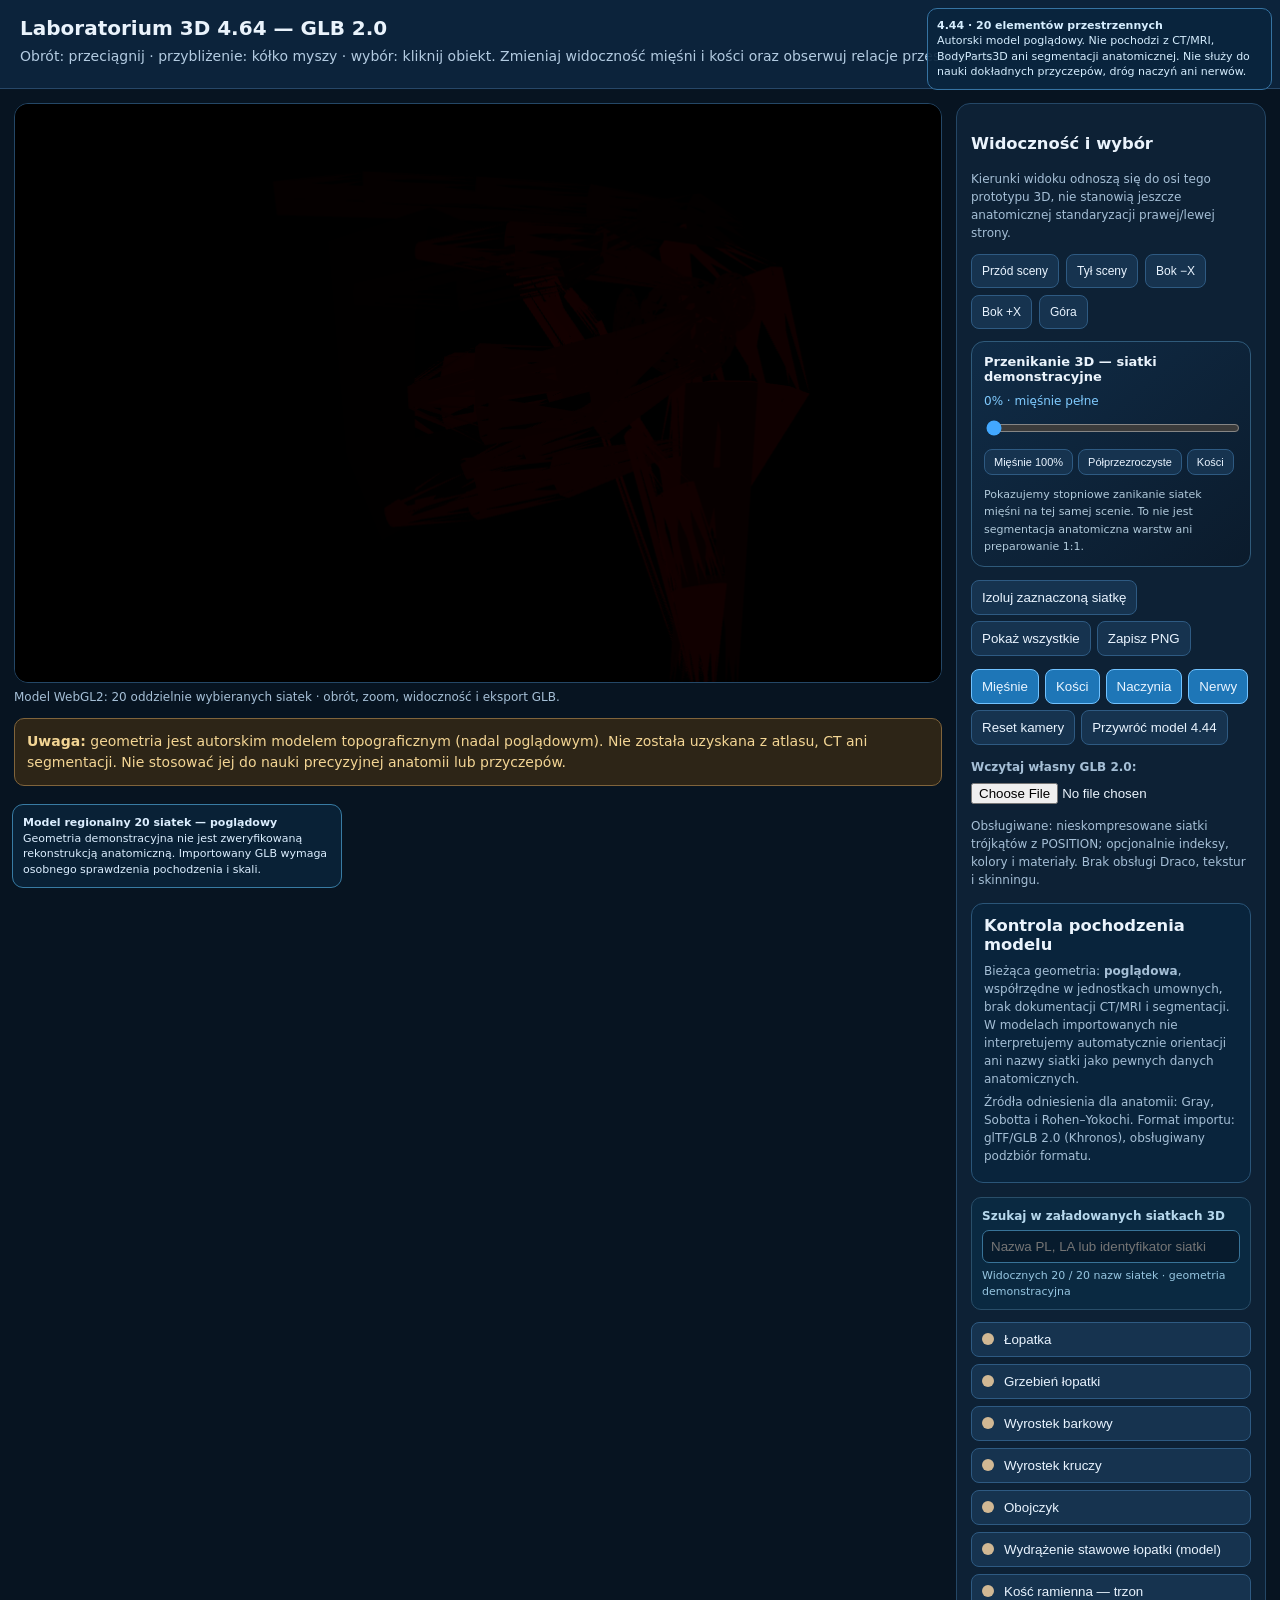
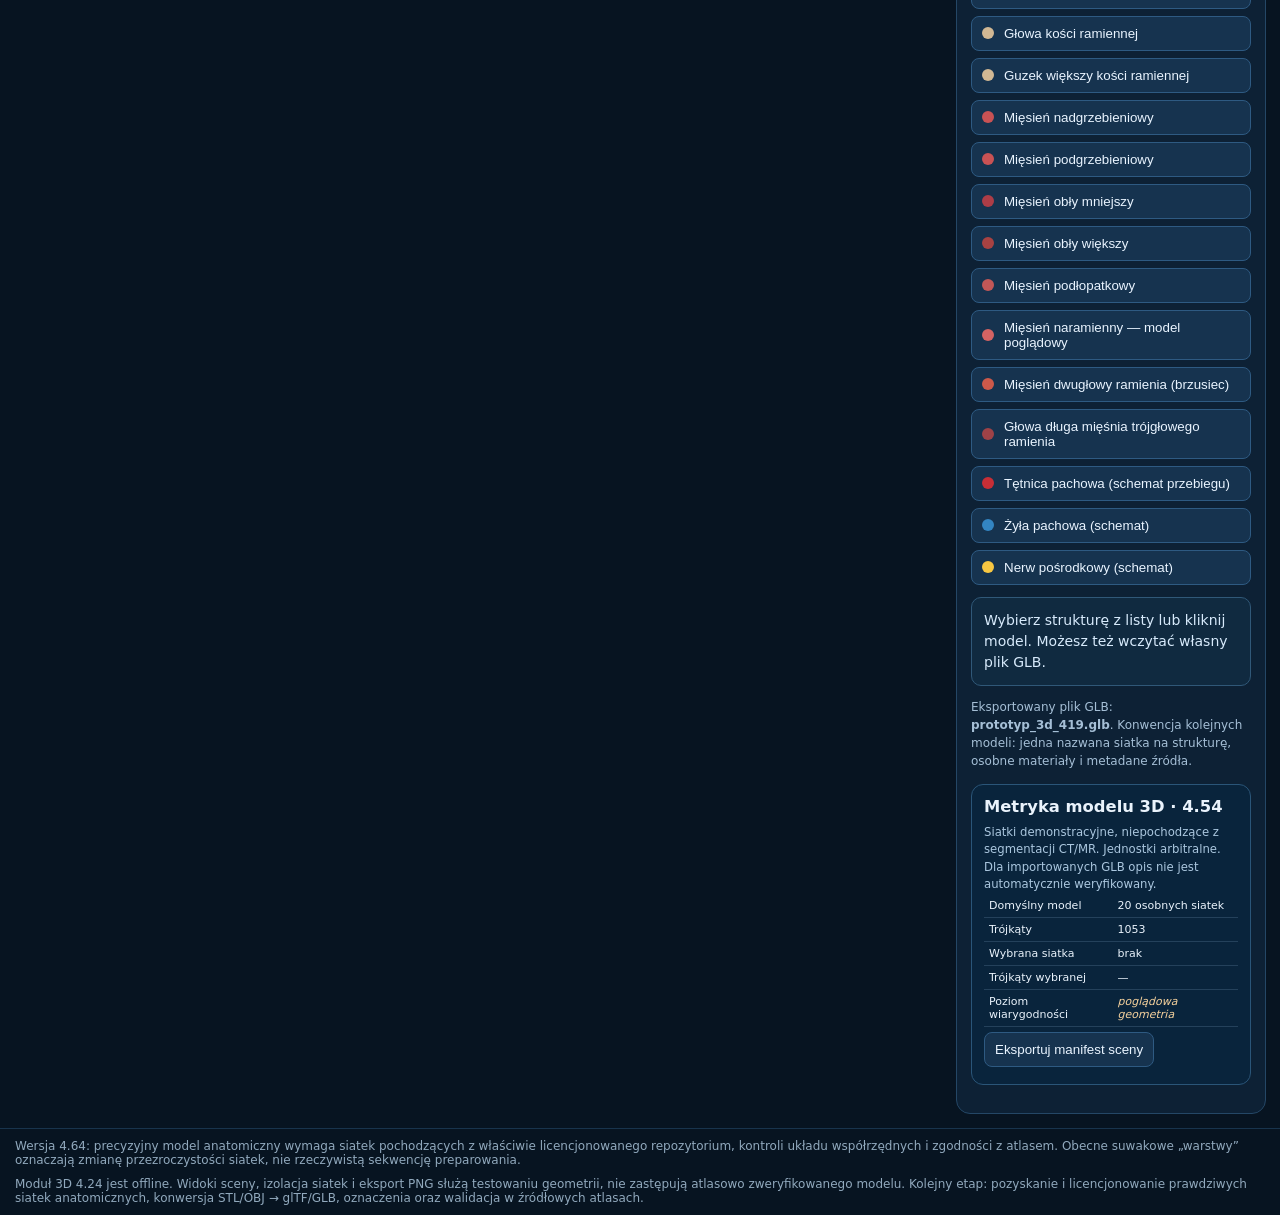
<file: model3d_lab.html>
<!doctype html><html lang="pl"><head><meta charset="utf-8"/><meta name="viewport" content="width=device-width, initial-scale=1"/><style>
*{box-sizing:border-box}body{margin:0;background:#071421;color:#eaf3fc;font:14px system-ui}header{padding:16px 20px;border-bottom:1px solid #274768;background:#0c233b}h2{font-size:20px;margin:0 0 6px}p{margin:5px 0;line-height:1.5;color:#b3cbe1}.workspace{display:grid;grid-template-columns:minmax(0,1fr) 310px;gap:14px;padding:14px}canvas{height:580px;width:100%;display:block;background:radial-gradient(ellipse at 40% 35%,#19334a,#07131e);touch-action:none;border:1px solid #244766;border-radius:14px;cursor:grab}canvas:active{cursor:grabbing}.viewPresets{display:flex;flex-wrap:wrap;gap:7px;margin:12px 0}.viewPresets button{font-size:12px}.viewPresets button.active{border-color:#69c8ff;background:#1e6ba1}.controls{background:#0d2135;border:1px solid #244766;border-radius:14px;padding:14px}button{background:#16334f;color:#e9f4ff;border:1px solid #2e5a82;border-radius:8px;padding:9px 10px;cursor:pointer}button.active{background:#1e76b7;border-color:#71c2ff}.item{display:flex;width:100%;align-items:center;gap:10px;text-align:left;margin-bottom:7px}.swatch{width:12px;height:12px;border-radius:100%;flex-shrink:0}.toggles{display:flex;flex-wrap:wrap;gap:6px;margin:13px 0}.small{font-size:12px;color:#a5bfd6}.notice{background:#2d2517;color:#f3d594;border:1px solid #80643b;padding:12px;border-radius:10px;margin:12px 0;line-height:1.5}footer{padding:10px 15px;color:#91a9bd;font-size:12px;border-top:1px solid #18344d}@media(max-width:800px){.workspace{grid-template-columns:1fr}canvas{height:430px}}.depth424{border:1px solid #2f5a7a;background:linear-gradient(140deg,#102c47,#0b1b2c);border-radius:13px;padding:12px;margin:12px 0}.depth-title{display:flex;justify-content:space-between;align-items:center;gap:10px;flex-wrap:wrap;margin-bottom:10px}.depth-title strong{font-size:13px}.depth-title span{color:#80cbff;font-variant-numeric:tabular-nums;font-size:12px}.depth424 input{width:100%;accent-color:#42a8ff}.depth-presets{display:flex;gap:5px;flex-wrap:wrap;margin:10px 0}.depth-presets button{font-size:11px;padding:6px 9px}.depth424 small{font-size:11px;color:#b0c9da;line-height:1.4}</style></head><body>
<header><h2>Laboratorium 3D 4.64 — GLB 2.0</h2><p>Obrót: przeciągnij · przybliżenie: kółko myszy · wybór: kliknij obiekt. Zmieniaj widoczność mięśni i kości oraz obserwuj relacje przestrzenne.</p></header>
<div class="workspace"><div><canvas id="gl"></canvas><p class="small" id="status">Inicjalizacja WebGL…</p><div class="notice"><b>Uwaga:</b> geometria jest autorskim modelem topograficznym (nadal poglądowym). Nie została uzyskana z atlasu, CT ani segmentacji. Nie stosować jej do nauki precyzyjnej anatomii lub przyczepów.</div></div><div class="controls"><h3>Widoczność i wybór</h3><p class="small">Kierunki widoku odnoszą się do osi tego prototypu 3D, nie stanowią jeszcze anatomicznej standaryzacji prawej/lewej strony.</p><div class="viewPresets" id="viewPresets"><button data-preset="front" type="button">Przód sceny</button><button data-preset="back" type="button">Tył sceny</button><button data-preset="left" type="button">Bok −X</button><button data-preset="right" type="button">Bok +X</button><button data-preset="top" type="button">Góra</button></div><div class="depth424" role="group" aria-label="Przezroczystość mięśni modelu demonstracyjnego"><div class="depth-title"><strong>Przenikanie 3D — siatki demonstracyjne</strong><span id="depthValue424">0% · mięśnie pełne</span></div><input id="depthRange424" type="range" min="0" max="100" step="1" value="0" aria-label="Stopień odsłonięcia kości"/><div class="depth-presets"><button type="button" data-depth424="0">Mięśnie 100%</button><button type="button" data-depth424="50">Półprzezroczyste</button><button type="button" data-depth424="100">Kości</button></div><small>Pokazujemy stopniowe zanikanie siatek mięśni na tej samej scenie. To nie jest segmentacja anatomiczna warstw ani preparowanie 1:1.</small></div><div class="toggles"><button id="isolate422" type="button">Izoluj zaznaczoną siatkę</button><button id="showAll422" type="button">Pokaż wszystkie</button><button id="snapshot422" type="button">Zapisz PNG</button></div><div class="toggles"><button id="muscleToggle" class="active">Mięśnie</button><button id="boneToggle" class="active">Kości</button><button id="vesselToggle444" class="active">Naczynia</button><button id="nerveToggle444" class="active">Nerwy</button><button id="reset">Reset kamery</button><button id="original">Przywróć model 4.44</button></div><label class="small" for="importGLB"><b>Wczytaj własny GLB 2.0:</b></label><input id="importGLB" type="file" accept=".glb,model/gltf-binary" style="display:block;max-width:100%;margin:9px 0 13px"/><p id="importStatus" class="small">Obsługiwane: nieskompresowane siatki trójkątów z POSITION; opcjonalnie indeksy, kolory i materiały. Brak obsługi Draco, tekstur i skinningu.</p><div class="labQ454"><h3>Kontrola pochodzenia modelu</h3><p class="small">Bieżąca geometria: <b>poglądowa</b>, współrzędne w jednostkach umownych, brak dokumentacji CT/MRI i segmentacji. W modelach importowanych nie interpretujemy automatycznie orientacji ani nazwy siatki jako pewnych danych anatomicznych.</p><p class="small">Źródła odniesienia dla anatomii: Gray, Sobotta i Rohen–Yokochi. Format importu: glTF/GLB 2.0 (Khronos), obsługiwany podzbiór formatu.</p></div><div id="items"></div><div id="detail" class="notice" style="background:#102a40;border-color:#305878;color:#d7eafb">Wybierz strukturę z listy lub kliknij model. Możesz też wczytać własny plik GLB.</div><p class="small">Eksportowany plik GLB: <b>prototyp_3d_419.glb</b>. Konwencja kolejnych modeli: jedna nazwana siatka na strukturę, osobne materiały i metadane źródła.</p></div></div><footer><div style="margin-bottom:10px">Wersja 4.64: precyzyjny model anatomiczny wymaga siatek pochodzących z właściwie licencjonowanego repozytorium, kontroli układu współrzędnych i zgodności z atlasem. Obecne suwakowe „warstwy” oznaczają zmianę przezroczystości siatek, nie rzeczywistą sekwencję preparowania.</div>Moduł 3D 4.24 jest offline. Widoki sceny, izolacja siatek i eksport PNG służą testowaniu geometrii, nie zastępują atlasowo zweryfikowanego modelu. Kolejny etap: pozyskanie i licencjonowanie prawdziwych siatek anatomicznych, konwersja STL/OBJ → glTF/GLB, oznaczenia oraz walidacja w źródłowych atlasach.</footer>
<script type="application/json" id="meshdata">{"version":"4.54","description":"Poglądowy model przestrzenny z relacjami topograficznymi. Nie pochodzi z segmentacji i nie jest zatwierdzony anatomicznie.","coordinate_system":"arbitrary normalized scene units","meshes":[{"id":"scapula","pl":"Łopatka","la":"Scapula","en":"Scapula","kind":"bone","color":[0.82,0.72,0.58],"notes":"Poglądowy płaski trzon łopatki, nie segmentacja 3D.","v":[-1.04,0.48,-0.2,-0.82,-0.91,-0.19,-0.55,0.64,-0.18,-0.55,0.64,-0.18,-0.82,-0.91,-0.19,0.31,0.27,-0.18,0.31,0.27,-0.18,-0.82,-0.91,-0.19,0.3,-0.3,-0.24,0.3,-0.3,-0.24,0.28,-0.2,-0.33,0.31,0.27,-0.18,-0.82,-0.91,-0.19,-0.68,-0.79,-0.29,0.3,-0.3,-0.24,0.3,-0.3,-0.24,-0.68,-0.79,-0.29,0.28,-0.2,-0.33,-0.98,-0.52,-0.21,-0.82,-0.91,-0.19,-1.04,0.48,-0.2,-1.04,0.48,-0.2,-0.68,-0.79,-0.29,-0.98,-0.52,-0.21,-0.98,-0.52,-0.21,-0.68,-0.79,-0.29,-0.82,-0.91,-0.19,0.31,0.27,-0.18,0.28,-0.2,-0.33,-0.65,0.56,-0.29,-0.65,0.56,-0.29,-0.55,0.64,-0.18,0.31,0.27,-0.18,-1.04,0.48,-0.2,-0.55,0.64,-0.18,-0.65,0.56,-0.29,-0.65,0.56,-0.29,-0.68,-0.79,-0.29,-1.04,0.48,-0.2,0.28,-0.2,-0.33,-0.68,-0.79,-0.29,-0.65,0.56,-0.29]},{"id":"scapular_spine","pl":"Grzebień łopatki","la":"Spina scapulae","en":"Spine of scapula","kind":"bone","color":[0.82,0.72,0.58],"notes":"","v":[-0.95104,0.17001,-0.33,-0.46245,0.13036,-0.38,-0.95413,0.18178,-0.36197,-0.95413,0.18178,-0.36197,-0.46245,0.13036,-0.38,-0.46843,0.14859,-0.4248,-0.95413,0.18178,-0.36197,-0.46843,0.14859,-0.4248,-0.95528,0.21143,-0.37898,-0.95528,0.21143,-0.37898,-0.46843,0.14859,-0.4248,-0.47513,0.19556,-0.44863,-0.95528,0.21143,-0.37898,-0.47513,0.19556,-0.44863,-0.95396,0.24509,-0.37307,-0.95396,0.24509,-0.37307,-0.47513,0.19556,-0.44863,-0.47944,0.24928,-0.44035,-0.95396,0.24509,-0.37307,-0.47944,0.24928,-0.44035,-0.95079,0.26701,-0.34701,-0.95079,0.26701,-0.34701,-0.47944,0.24928,-0.44035,-0.47933,0.28463,-0.40384,-0.95079,0.26701,-0.34701,-0.47933,0.28463,-0.40384,-0.94725,0.26694,-0.31299,-0.94725,0.26694,-0.31299,-0.47933,0.28463,-0.40384,-0.47485,0.28505,-0.35616,-0.94725,0.26694,-0.31299,-0.47485,0.28505,-0.35616,-0.94499,0.2449,-0.28693,-0.94499,0.2449,-0.28693,-0.47485,0.28505,-0.35616,-0.46811,0.25036,-0.31965,-0.94499,0.2449,-0.28693,-0.46811,0.25036,-0.31965,-0.94508,0.21121,-0.28102,-0.94508,0.21121,-0.28102,-0.46811,0.25036,-0.31965,-0.46225,0.19678,-0.31137,-0.94508,0.21121,-0.28102,-0.46225,0.19678,-0.31137,-0.94747,0.18164,-0.29803,-0.94747,0.18164,-0.29803,-0.46225,0.19678,-0.31137,-0.46001,0.14939,-0.3352,-0.94747,0.18164,-0.29803,-0.46001,0.14939,-0.3352,-0.95104,0.17001,-0.33,-0.95104,0.17001,-0.33,-0.46001,0.14939,-0.3352,-0.46245,0.13036,-0.38,-0.46245,0.13036,-0.38,0.03045,0.22531,-0.42,-0.46843,0.14859,-0.4248,-0.46843,0.14859,-0.4248,0.03045,0.22531,-0.42,0.02103,0.2443,-0.4778,-0.46843,0.14859,-0.4248,0.02103,0.2443,-0.4778,-0.47513,0.19556,-0.44863,-0.47513,0.19556,-0.44863,0.02103,0.2443,-0.4778,0.00176,0.29403,-0.50855,-0.47513,0.19556,-0.44863,0.00176,0.29403,-0.50855,-0.47944,0.24928,-0.44035,-0.47944,0.24928,-0.44035,0.00176,0.29403,-0.50855,-0.01832,0.35123,-0.49787,-0.47944,0.24928,-0.44035,-0.01832,0.35123,-0.49787,-0.47933,0.28463,-0.40384,-0.47933,0.28463,-0.40384,-0.01832,0.35123,-0.49787,-0.02984,0.38914,-0.45075,-0.47933,0.28463,-0.40384,-0.02984,0.38914,-0.45075,-0.47485,0.28505,-0.35616,-0.47485,0.28505,-0.35616,-0.02984,0.38914,-0.45075,-0.02739,0.39002,-0.38925,-0.47485,0.28505,-0.35616,-0.02739,0.39002,-0.38925,-0.46811,0.25036,-0.31965,-0.46811,0.25036,-0.31965,-0.02739,0.39002,-0.38925,-0.01213,0.35346,-0.34213,-0.46811,0.25036,-0.31965,-0.01213,0.35346,-0.34213,-0.46225,0.19678,-0.31137,-0.46225,0.19678,-0.31137,-0.01213,0.35346,-0.34213,0.00881,0.29656,-0.33145,-0.46225,0.19678,-0.31137,0.00881,0.29656,-0.33145,-0.46001,0.14939,-0.3352,-0.46001,0.14939,-0.3352,0.00881,0.29656,-0.33145,0.02563,0.24595,-0.3622,-0.46001,0.14939,-0.3352,0.02563,0.24595,-0.3622,-0.46245,0.13036,-0.38,-0.46245,0.13036,-0.38,0.02563,0.24595,-0.3622,0.03045,0.22531,-0.42,0.03045,0.22531,-0.42,0.44784,0.47685,-0.42,0.02103,0.2443,-0.4778,0.02103,0.2443,-0.4778,0.44784,0.47685,-0.42,0.44133,0.48928,-0.45214,0.02103,0.2443,-0.4778,0.44133,0.48928,-0.45214,0.00176,0.29403,-0.50855,0.00176,0.29403,-0.50855,0.44133,0.48928,-0.45214,0.42483,0.52077,-0.46924,0.00176,0.29403,-0.50855,0.42483,0.52077,-0.46924,-0.01832,0.35123,-0.49787,-0.01832,0.35123,-0.49787,0.42483,0.52077,-0.46924,0.40608,0.55657,-0.4633,-0.01832,0.35123,-0.49787,0.40608,0.55657,-0.4633,-0.02984,0.38914,-0.45075,-0.02984,0.38914,-0.45075,0.40608,0.55657,-0.4633,0.39384,0.57994,-0.4371,-0.02984,0.38914,-0.45075,0.39384,0.57994,-0.4371,-0.02739,0.39002,-0.38925,-0.02739,0.39002,-0.38925,0.39384,0.57994,-0.4371,0.39384,0.57994,-0.4029,-0.02739,0.39002,-0.38925,0.39384,0.57994,-0.4029,-0.01213,0.35346,-0.34213,-0.01213,0.35346,-0.34213,0.39384,0.57994,-0.4029,0.40608,0.55657,-0.3767,-0.01213,0.35346,-0.34213,0.40608,0.55657,-0.3767,0.00881,0.29656,-0.33145,0.00881,0.29656,-0.33145,0.40608,0.55657,-0.3767,0.42483,0.52077,-0.37076,0.00881,0.29656,-0.33145,0.42483,0.52077,-0.37076,0.02563,0.24595,-0.3622,0.02563,0.24595,-0.3622,0.42483,0.52077,-0.37076,0.44133,0.48928,-0.38786,0.02563,0.24595,-0.3622,0.44133,0.48928,-0.38786,0.03045,0.22531,-0.42,0.03045,0.22531,-0.42,0.44133,0.48928,-0.38786,0.44784,0.47685,-0.42,-0.95,0.22,-0.33,-0.95413,0.18178,-0.36197,-0.95104,0.17001,-0.33,0.42,0.53,-0.42,0.44784,0.47685,-0.42,0.44133,0.48928,-0.45214,-0.95,0.22,-0.33,-0.95528,0.21143,-0.37898,-0.95413,0.18178,-0.36197,0.42,0.53,-0.42,0.44133,0.48928,-0.45214,0.42483,0.52077,-0.46924,-0.95,0.22,-0.33,-0.95396,0.24509,-0.37307,-0.95528,0.21143,-0.37898,0.42,0.53,-0.42,0.42483,0.52077,-0.46924,0.40608,0.55657,-0.4633,-0.95,0.22,-0.33,-0.95079,0.26701,-0.34701,-0.95396,0.24509,-0.37307,0.42,0.53,-0.42,0.40608,0.55657,-0.4633,0.39384,0.57994,-0.4371,-0.95,0.22,-0.33,-0.94725,0.26694,-0.31299,-0.95079,0.26701,-0.34701,0.42,0.53,-0.42,0.39384,0.57994,-0.4371,0.39384,0.57994,-0.4029,-0.95,0.22,-0.33,-0.94499,0.2449,-0.28693,-0.94725,0.26694,-0.31299,0.42,0.53,-0.42,0.39384,0.57994,-0.4029,0.40608,0.55657,-0.3767,-0.95,0.22,-0.33,-0.94508,0.21121,-0.28102,-0.94499,0.2449,-0.28693,0.42,0.53,-0.42,0.40608,0.55657,-0.3767,0.42483,0.52077,-0.37076,-0.95,0.22,-0.33,-0.94747,0.18164,-0.29803,-0.94508,0.21121,-0.28102,0.42,0.53,-0.42,0.42483,0.52077,-0.37076,0.44133,0.48928,-0.38786,-0.95,0.22,-0.33,-0.95104,0.17001,-0.33,-0.94747,0.18164,-0.29803,0.42,0.53,-0.42,0.44133,0.48928,-0.38786,0.44784,0.47685,-0.42]},{"id":"acromion","pl":"Wyrostek barkowy","la":"Acromion","en":"Acromion","kind":"bone","color":[0.82,0.72,0.58],"notes":"","v":[0.40974,0.46556,-0.45,0.65105,0.47036,-0.35,0.42342,0.48716,-0.49203,0.42342,0.48716,-0.49203,0.65105,0.47036,-0.35,0.67534,0.4942,-0.3891,0.42342,0.48716,-0.49203,0.67534,0.4942,-0.3891,0.42613,0.53816,-0.5144,0.42613,0.53816,-0.5144,0.67534,0.4942,-0.3891,0.69245,0.55819,-0.4099,0.42613,0.53816,-0.5144,0.69245,0.55819,-0.4099,0.41662,0.5947,-0.50663,0.41662,0.5947,-0.50663,0.69245,0.55819,-0.4099,0.69438,0.63238,-0.40268,0.41662,0.5947,-0.50663,0.69438,0.63238,-0.40268,0.39933,0.63033,-0.47236,0.39933,0.63033,-0.47236,0.69438,0.63238,-0.40268,0.68022,0.68206,-0.3708,0.39933,0.63033,-0.47236,0.68022,0.68206,-0.3708,0.38236,0.62837,-0.42764,0.38236,0.62837,-0.42764,0.68022,0.68206,-0.3708,0.6566,0.68399,-0.3292,0.38236,0.62837,-0.42764,0.6566,0.68399,-0.3292,0.37363,0.58974,-0.39337,0.37363,0.58974,-0.39337,0.6566,0.68399,-0.3292,0.63457,0.63726,-0.29732,0.37363,0.58974,-0.39337,0.63457,0.63726,-0.29732,0.37725,0.53252,-0.3856,0.37725,0.53252,-0.3856,0.63457,0.63726,-0.29732,0.62444,0.56374,-0.2901,0.37725,0.53252,-0.3856,0.62444,0.56374,-0.2901,0.39151,0.48347,-0.40797,0.39151,0.48347,-0.40797,0.62444,0.56374,-0.2901,0.63095,0.49783,-0.3109,0.39151,0.48347,-0.40797,0.63095,0.49783,-0.3109,0.40974,0.46556,-0.45,0.40974,0.46556,-0.45,0.63095,0.49783,-0.3109,0.65105,0.47036,-0.35,0.65105,0.47036,-0.35,0.86962,0.44303,-0.17,0.67534,0.4942,-0.3891,0.67534,0.4942,-0.3891,0.86962,0.44303,-0.17,0.8965,0.45197,-0.20087,0.67534,0.4942,-0.3891,0.8965,0.45197,-0.20087,0.69245,0.55819,-0.4099,0.69245,0.55819,-0.4099,0.8965,0.45197,-0.20087,0.92034,0.48806,-0.2173,0.69245,0.55819,-0.4099,0.92034,0.48806,-0.2173,0.69438,0.63238,-0.40268,0.69438,0.63238,-0.40268,0.92034,0.48806,-0.2173,0.92998,0.53442,-0.2116,0.69438,0.63238,-0.40268,0.92998,0.53442,-0.2116,0.68022,0.68206,-0.3708,0.68022,0.68206,-0.3708,0.92998,0.53442,-0.2116,0.92092,0.56935,-0.18643,0.68022,0.68206,-0.3708,0.92092,0.56935,-0.18643,0.6566,0.68399,-0.3292,0.6566,0.68399,-0.3292,0.92092,0.56935,-0.18643,0.89739,0.57651,-0.15357,0.6566,0.68399,-0.3292,0.89739,0.57651,-0.15357,0.63457,0.63726,-0.29732,0.63457,0.63726,-0.29732,0.89739,0.57651,-0.15357,0.8704,0.55255,-0.1284,0.63457,0.63726,-0.29732,0.8704,0.55255,-0.1284,0.62444,0.56374,-0.2901,0.62444,0.56374,-0.2901,0.8704,0.55255,-0.1284,0.85258,0.50868,-0.1227,0.62444,0.56374,-0.2901,0.85258,0.50868,-0.1227,0.63095,0.49783,-0.3109,0.63095,0.49783,-0.3109,0.85258,0.50868,-0.1227,0.85227,0.46543,-0.13913,0.63095,0.49783,-0.3109,0.85227,0.46543,-0.13913,0.65105,0.47036,-0.35,0.65105,0.47036,-0.35,0.85227,0.46543,-0.13913,0.86962,0.44303,-0.17,0.4,0.55,-0.45,0.42342,0.48716,-0.49203,0.40974,0.46556,-0.45,0.89,0.51,-0.17,0.86962,0.44303,-0.17,0.8965,0.45197,-0.20087,0.4,0.55,-0.45,0.42613,0.53816,-0.5144,0.42342,0.48716,-0.49203,0.89,0.51,-0.17,0.8965,0.45197,-0.20087,0.92034,0.48806,-0.2173,0.4,0.55,-0.45,0.41662,0.5947,-0.50663,0.42613,0.53816,-0.5144,0.89,0.51,-0.17,0.92034,0.48806,-0.2173,0.92998,0.53442,-0.2116,0.4,0.55,-0.45,0.39933,0.63033,-0.47236,0.41662,0.5947,-0.50663,0.89,0.51,-0.17,0.92998,0.53442,-0.2116,0.92092,0.56935,-0.18643,0.4,0.55,-0.45,0.38236,0.62837,-0.42764,0.39933,0.63033,-0.47236,0.89,0.51,-0.17,0.92092,0.56935,-0.18643,0.89739,0.57651,-0.15357,0.4,0.55,-0.45,0.37363,0.58974,-0.39337,0.38236,0.62837,-0.42764,0.89,0.51,-0.17,0.89739,0.57651,-0.15357,0.8704,0.55255,-0.1284,0.4,0.55,-0.45,0.37725,0.53252,-0.3856,0.37363,0.58974,-0.39337,0.89,0.51,-0.17,0.8704,0.55255,-0.1284,0.85258,0.50868,-0.1227,0.4,0.55,-0.45,0.39151,0.48347,-0.40797,0.37725,0.53252,-0.3856,0.89,0.51,-0.17,0.85258,0.50868,-0.1227,0.85227,0.46543,-0.13913,0.4,0.55,-0.45,0.40974,0.46556,-0.45,0.39151,0.48347,-0.40797,0.89,0.51,-0.17,0.85227,0.46543,-0.13913,0.86962,0.44303,-0.17]},{"id":"coracoid","pl":"Wyrostek kruczy","la":"Processus coracoideus","en":"Coracoid process","kind":"bone","color":[0.82,0.72,0.58],"notes":"","v":[0.37575,0.32855,-0.11,0.42551,0.45236,0.09,0.37311,0.36963,-0.13962,0.37311,0.36963,-0.13962,0.42551,0.45236,0.09,0.43971,0.48509,0.05543,0.37311,0.36963,-0.13962,0.43971,0.48509,0.05543,0.33159,0.41556,-0.15538,0.33159,0.41556,-0.15538,0.43971,0.48509,0.05543,0.42597,0.53883,0.03703,0.33159,0.41556,-0.15538,0.42597,0.53883,0.03703,0.2706,0.44485,-0.14991,0.2706,0.44485,-0.14991,0.42597,0.53883,0.03703,0.39071,0.58844,0.04342,0.2706,0.44485,-0.14991,0.39071,0.58844,0.04342,0.21869,0.4438,-0.12576,0.21869,0.4438,-0.12576,0.39071,0.58844,0.04342,0.35045,0.61071,0.0716,0.21869,0.4438,-0.12576,0.35045,0.61071,0.0716,0.20015,0.41289,-0.09424,0.20015,0.41289,-0.09424,0.35045,0.61071,0.0716,0.32401,0.59521,0.1084,0.20015,0.41289,-0.09424,0.32401,0.59521,0.1084,0.22365,0.3666,-0.07009,0.22365,0.3666,-0.07009,0.32401,0.59521,0.1084,0.32377,0.5492,0.13658,0.22365,0.3666,-0.07009,0.32377,0.5492,0.13658,0.27819,0.32657,-0.06462,0.27819,0.32657,-0.06462,0.32377,0.5492,0.13658,0.34984,0.49421,0.14297,0.27819,0.32657,-0.06462,0.34984,0.49421,0.14297,0.33826,0.31155,-0.08038,0.33826,0.31155,-0.08038,0.34984,0.49421,0.14297,0.39002,0.45596,0.12457,0.33826,0.31155,-0.08038,0.39002,0.45596,0.12457,0.37575,0.32855,-0.11,0.37575,0.32855,-0.11,0.39002,0.45596,0.12457,0.42551,0.45236,0.09,0.42551,0.45236,0.09,0.58498,0.50025,0.17,0.43971,0.48509,0.05543,0.43971,0.48509,0.05543,0.58498,0.50025,0.17,0.59327,0.51283,0.14611,0.43971,0.48509,0.05543,0.59327,0.51283,0.14611,0.42597,0.53883,0.03703,0.42597,0.53883,0.03703,0.59327,0.51283,0.14611,0.59536,0.54281,0.1334,0.42597,0.53883,0.03703,0.59536,0.54281,0.1334,0.39071,0.58844,0.04342,0.39071,0.58844,0.04342,0.59536,0.54281,0.1334,0.59026,0.57615,0.13781,0.39071,0.58844,0.04342,0.59026,0.57615,0.13781,0.35045,0.61071,0.0716,0.35045,0.61071,0.0716,0.59026,0.57615,0.13781,0.58036,0.59725,0.15729,0.35045,0.61071,0.0716,0.58036,0.59725,0.15729,0.32401,0.59521,0.1084,0.32401,0.59521,0.1084,0.58036,0.59725,0.15729,0.57029,0.59625,0.18271,0.32401,0.59521,0.1084,0.57029,0.59625,0.18271,0.32377,0.5492,0.13658,0.32377,0.5492,0.13658,0.57029,0.59625,0.18271,0.56477,0.5736,0.20219,0.32377,0.5492,0.13658,0.56477,0.5736,0.20219,0.34984,0.49421,0.14297,0.34984,0.49421,0.14297,0.56477,0.5736,0.20219,0.56637,0.53991,0.2066,0.34984,0.49421,0.14297,0.56637,0.53991,0.2066,0.39002,0.45596,0.12457,0.39002,0.45596,0.12457,0.56637,0.53991,0.2066,0.57435,0.51094,0.19389,0.39002,0.45596,0.12457,0.57435,0.51094,0.19389,0.42551,0.45236,0.09,0.42551,0.45236,0.09,0.57435,0.51094,0.19389,0.58498,0.50025,0.17,0.29,0.38,-0.11,0.37311,0.36963,-0.13962,0.37575,0.32855,-0.11,0.58,0.55,0.17,0.58498,0.50025,0.17,0.59327,0.51283,0.14611,0.29,0.38,-0.11,0.33159,0.41556,-0.15538,0.37311,0.36963,-0.13962,0.58,0.55,0.17,0.59327,0.51283,0.14611,0.59536,0.54281,0.1334,0.29,0.38,-0.11,0.2706,0.44485,-0.14991,0.33159,0.41556,-0.15538,0.58,0.55,0.17,0.59536,0.54281,0.1334,0.59026,0.57615,0.13781,0.29,0.38,-0.11,0.21869,0.4438,-0.12576,0.2706,0.44485,-0.14991,0.58,0.55,0.17,0.59026,0.57615,0.13781,0.58036,0.59725,0.15729,0.29,0.38,-0.11,0.20015,0.41289,-0.09424,0.21869,0.4438,-0.12576,0.58,0.55,0.17,0.58036,0.59725,0.15729,0.57029,0.59625,0.18271,0.29,0.38,-0.11,0.22365,0.3666,-0.07009,0.20015,0.41289,-0.09424,0.58,0.55,0.17,0.57029,0.59625,0.18271,0.56477,0.5736,0.20219,0.29,0.38,-0.11,0.27819,0.32657,-0.06462,0.22365,0.3666,-0.07009,0.58,0.55,0.17,0.56477,0.5736,0.20219,0.56637,0.53991,0.2066,0.29,0.38,-0.11,0.33826,0.31155,-0.08038,0.27819,0.32657,-0.06462,0.58,0.55,0.17,0.56637,0.53991,0.2066,0.57435,0.51094,0.19389,0.29,0.38,-0.11,0.37575,0.32855,-0.11,0.33826,0.31155,-0.08038,0.58,0.55,0.17,0.57435,0.51094,0.19389,0.58498,0.50025,0.17]},{"id":"clavicle","pl":"Obojczyk","la":"Clavicula","en":"Clavicle","kind":"bone","color":[0.82,0.72,0.58],"notes":"","v":[-1.14204,0.6804,0.46,-0.74917,0.725,0.37,-1.15508,0.6979,0.40982,-1.15508,0.6979,0.40982,-0.74917,0.725,0.37,-0.76081,0.74242,0.32317,-1.15508,0.6979,0.40982,-0.76081,0.74242,0.32317,-1.16574,0.74446,0.38312,-1.16574,0.74446,0.38312,-0.76081,0.74242,0.32317,-0.76739,0.78678,0.29825,-1.16574,0.74446,0.38312,-0.76739,0.78678,0.29825,-1.16904,0.7983,0.39239,-1.16904,0.7983,0.39239,-0.76739,0.78678,0.29825,-0.76584,0.83733,0.30691,-1.16904,0.7983,0.39239,-0.76584,0.83733,0.30691,-1.16343,0.83421,0.4333,-1.16343,0.83421,0.4333,-0.76584,0.83733,0.30691,-0.75687,0.8704,0.34508,-1.16343,0.83421,0.4333,-0.75687,0.8704,0.34508,-1.15153,0.8354,0.4867,-1.15153,0.8354,0.4867,-0.75687,0.8704,0.34508,-0.74469,0.87054,0.39492,-1.15153,0.8354,0.4867,-0.74469,0.87054,0.39492,-1.13892,0.80131,0.52761,-1.13892,0.80131,0.52761,-0.74469,0.87054,0.39492,-0.735,0.83767,0.43309,-1.13892,0.80131,0.52761,-0.735,0.83767,0.43309,-1.13149,0.74789,0.53688,-1.13149,0.74789,0.53688,-0.735,0.83767,0.43309,-0.73232,0.78717,0.44175,-1.13149,0.74789,0.53688,-0.73232,0.78717,0.44175,-1.13272,0.70014,0.51018,-1.13272,0.70014,0.51018,-0.73232,0.78717,0.44175,-0.73792,0.74268,0.41683,-1.13272,0.70014,0.51018,-0.73792,0.74268,0.41683,-1.14204,0.6804,0.46,-1.14204,0.6804,0.46,-0.73792,0.74268,0.41683,-0.74917,0.725,0.37,-0.74917,0.725,0.37,-0.25577,0.70526,0.24,-0.76081,0.74242,0.32317,-0.76081,0.74242,0.32317,-0.25577,0.70526,0.24,-0.264,0.72126,0.19934,-0.76081,0.74242,0.32317,-0.264,0.72126,0.19934,-0.76739,0.78678,0.29825,-0.76739,0.78678,0.29825,-0.264,0.72126,0.19934,-0.26569,0.76007,0.17771,-0.76739,0.78678,0.29825,-0.26569,0.76007,0.17771,-0.76584,0.83733,0.30691,-0.76584,0.83733,0.30691,-0.26569,0.76007,0.17771,-0.26003,0.80352,0.18522,-0.76584,0.83733,0.30691,-0.26003,0.80352,0.18522,-0.75687,0.8704,0.34508,-0.75687,0.8704,0.34508,-0.26003,0.80352,0.18522,-0.24968,0.83129,0.21837,-0.75687,0.8704,0.34508,-0.24968,0.83129,0.21837,-0.74469,0.87054,0.39492,-0.74469,0.87054,0.39492,-0.24968,0.83129,0.21837,-0.23948,0.83038,0.26163,-0.74469,0.87054,0.39492,-0.23948,0.83038,0.26163,-0.735,0.83767,0.43309,-0.735,0.83767,0.43309,-0.23948,0.83038,0.26163,-0.2342,0.80122,0.29478,-0.735,0.83767,0.43309,-0.2342,0.80122,0.29478,-0.73232,0.78717,0.44175,-0.73232,0.78717,0.44175,-0.2342,0.80122,0.29478,-0.23632,0.75745,0.30229,-0.73232,0.78717,0.44175,-0.23632,0.75745,0.30229,-0.73792,0.74268,0.41683,-0.73792,0.74268,0.41683,-0.23632,0.75745,0.30229,-0.24483,0.71955,0.28066,-0.73792,0.74268,0.41683,-0.24483,0.71955,0.28066,-0.74917,0.725,0.37,-0.74917,0.725,0.37,-0.24483,0.71955,0.28066,-0.25577,0.70526,0.24,-0.25577,0.70526,0.24,0.24689,0.63311,0.13,-0.264,0.72126,0.19934,-0.264,0.72126,0.19934,0.24689,0.63311,0.13,0.23678,0.65335,0.09383,-0.264,0.72126,0.19934,0.23678,0.65335,0.09383,-0.26569,0.76007,0.17771,-0.26569,0.76007,0.17771,0.23678,0.65335,0.09383,0.23753,0.70009,0.07458,-0.26569,0.76007,0.17771,0.23753,0.70009,0.07458,-0.26003,0.80352,0.18522,-0.26003,0.80352,0.18522,0.23753,0.70009,0.07458,0.24879,0.75147,0.08126,-0.26003,0.80352,0.18522,0.24879,0.75147,0.08126,-0.24968,0.83129,0.21837,-0.24968,0.83129,0.21837,0.24879,0.75147,0.08126,0.2653,0.78345,0.11075,-0.24968,0.83129,0.21837,0.2653,0.78345,0.11075,-0.23948,0.83038,0.26163,-0.23948,0.83038,0.26163,0.2653,0.78345,0.11075,0.27933,0.78106,0.14925,-0.23948,0.83038,0.26163,0.27933,0.78106,0.14925,-0.2342,0.80122,0.29478,-0.2342,0.80122,0.29478,0.27933,0.78106,0.14925,0.28431,0.74542,0.17874,-0.2342,0.80122,0.29478,0.28431,0.74542,0.17874,-0.23632,0.75745,0.30229,-0.23632,0.75745,0.30229,0.28431,0.74542,0.17874,0.27792,0.69321,0.18542,-0.23632,0.75745,0.30229,0.27792,0.69321,0.18542,-0.24483,0.71955,0.28066,-0.24483,0.71955,0.28066,0.27792,0.69321,0.18542,0.26314,0.64885,0.16617,-0.24483,0.71955,0.28066,0.26314,0.64885,0.16617,-0.25577,0.70526,0.24,-0.25577,0.70526,0.24,0.26314,0.64885,0.16617,0.24689,0.63311,0.13,0.24689,0.63311,0.13,0.61582,0.5617,-0.09,0.23678,0.65335,0.09383,0.23678,0.65335,0.09383,0.61582,0.5617,-0.09,0.60039,0.5799,-0.12339,0.23678,0.65335,0.09383,0.60039,0.5799,-0.12339,0.23753,0.70009,0.07458,0.23753,0.70009,0.07458,0.60039,0.5799,-0.12339,0.59882,0.61686,-0.14116,0.23753,0.70009,0.07458,0.59882,0.61686,-0.14116,0.24879,0.75147,0.08126,0.24879,0.75147,0.08126,0.59882,0.61686,-0.14116,0.61183,0.65529,-0.13499,0.24879,0.75147,0.08126,0.61183,0.65529,-0.13499,0.2653,0.78345,0.11075,0.2653,0.78345,0.11075,0.61183,0.65529,-0.13499,0.63335,0.67721,-0.10777,0.2653,0.78345,0.11075,0.63335,0.67721,-0.10777,0.27933,0.78106,0.14925,0.27933,0.78106,0.14925,0.63335,0.67721,-0.10777,0.6533,0.67236,-0.07223,0.27933,0.78106,0.14925,0.6533,0.67236,-0.07223,0.28431,0.74542,0.17874,0.28431,0.74542,0.17874,0.6533,0.67236,-0.07223,0.66235,0.64301,-0.04501,0.28431,0.74542,0.17874,0.66235,0.64301,-0.04501,0.27792,0.69321,0.18542,0.27792,0.69321,0.18542,0.66235,0.64301,-0.04501,0.65626,0.60289,-0.03884,0.27792,0.69321,0.18542,0.65626,0.60289,-0.03884,0.26314,0.64885,0.16617,0.26314,0.64885,0.16617,0.65626,0.60289,-0.03884,0.63788,0.57078,-0.05661,0.26314,0.64885,0.16617,0.63788,0.57078,-0.05661,0.24689,0.63311,0.13,0.24689,0.63311,0.13,0.63788,0.57078,-0.05661,0.61582,0.5617,-0.09,-1.15,0.76,0.46,-1.15508,0.6979,0.40982,-1.14204,0.6804,0.46,0.63,0.62,-0.09,0.61582,0.5617,-0.09,0.60039,0.5799,-0.12339,-1.15,0.76,0.46,-1.16574,0.74446,0.38312,-1.15508,0.6979,0.40982,0.63,0.62,-0.09,0.60039,0.5799,-0.12339,0.59882,0.61686,-0.14116,-1.15,0.76,0.46,-1.16904,0.7983,0.39239,-1.16574,0.74446,0.38312,0.63,0.62,-0.09,0.59882,0.61686,-0.14116,0.61183,0.65529,-0.13499,-1.15,0.76,0.46,-1.16343,0.83421,0.4333,-1.16904,0.7983,0.39239,0.63,0.62,-0.09,0.61183,0.65529,-0.13499,0.63335,0.67721,-0.10777,-1.15,0.76,0.46,-1.15153,0.8354,0.4867,-1.16343,0.83421,0.4333,0.63,0.62,-0.09,0.63335,0.67721,-0.10777,0.6533,0.67236,-0.07223,-1.15,0.76,0.46,-1.13892,0.80131,0.52761,-1.15153,0.8354,0.4867,0.63,0.62,-0.09,0.6533,0.67236,-0.07223,0.66235,0.64301,-0.04501,-1.15,0.76,0.46,-1.13149,0.74789,0.53688,-1.13892,0.80131,0.52761,0.63,0.62,-0.09,0.66235,0.64301,-0.04501,0.65626,0.60289,-0.03884,-1.15,0.76,0.46,-1.13272,0.70014,0.51018,-1.13149,0.74789,0.53688,0.63,0.62,-0.09,0.65626,0.60289,-0.03884,0.63788,0.57078,-0.05661,-1.15,0.76,0.46,-1.14204,0.6804,0.46,-1.13272,0.70014,0.51018,0.63,0.62,-0.09,0.63788,0.57078,-0.05661,0.61582,0.5617,-0.09]},{"id":"glenoid_cavity","pl":"Wydrążenie stawowe łopatki (model)","la":"Cavitas glenoidalis","en":"Glenoid cavity","kind":"bone","color":[0.82,0.72,0.58],"notes":"","v":[0.3332,0.23416,-0.15,0.32144,0.19849,-0.13073,0.33963,0.23704,-0.11881,0.32144,0.19849,-0.13073,0.31337,0.15,-0.11292,0.32886,0.19517,-0.09896,0.33963,0.23704,-0.11881,0.32886,0.19517,-0.09896,0.34837,0.22416,-0.09,0.32144,0.19849,-0.13073,0.32886,0.19517,-0.09896,0.33963,0.23704,-0.11881,0.31337,0.15,-0.11292,0.30961,0.09237,-0.09793,0.32183,0.13208,-0.07947,0.30961,0.09237,-0.09793,0.31045,0.03,-0.08691,0.32086,0.06855,-0.06675,0.32183,0.13208,-0.07947,0.32086,0.06855,-0.06675,0.335,0.10416,-0.05292,0.30961,0.09237,-0.09793,0.32086,0.06855,-0.06675,0.32183,0.13208,-0.07947,0.34837,0.22416,-0.09,0.34023,0.17107,-0.06742,0.35876,0.19651,-0.06575,0.34023,0.17107,-0.06742,0.335,0.10416,-0.05292,0.35181,0.13413,-0.04648,0.35876,0.19651,-0.06575,0.35181,0.13413,-0.04648,0.37,0.15618,-0.04792,0.34023,0.17107,-0.06742,0.35181,0.13413,-0.04648,0.35876,0.19651,-0.06575,0.31337,0.15,-0.11292,0.32183,0.13208,-0.07947,0.32886,0.19517,-0.09896,0.32183,0.13208,-0.07947,0.335,0.10416,-0.05292,0.34023,0.17107,-0.06742,0.32886,0.19517,-0.09896,0.34023,0.17107,-0.06742,0.34837,0.22416,-0.09,0.32183,0.13208,-0.07947,0.34023,0.17107,-0.06742,0.32886,0.19517,-0.09896,0.3332,0.23416,-0.15,0.33963,0.23704,-0.11881,0.35087,0.26087,-0.15,0.33963,0.23704,-0.11881,0.34837,0.22416,-0.09,0.35863,0.25825,-0.11846,0.35087,0.26087,-0.15,0.35863,0.25825,-0.11846,0.37,0.27,-0.15,0.33963,0.23704,-0.11881,0.35863,0.25825,-0.11846,0.35087,0.26087,-0.15,0.34837,0.22416,-0.09,0.35876,0.19651,-0.06575,0.37,0.23416,-0.08691,0.35876,0.19651,-0.06575,0.37,0.15618,-0.04792,0.38124,0.19651,-0.06575,0.37,0.23416,-0.08691,0.38124,0.19651,-0.06575,0.39163,0.22416,-0.09,0.35876,0.19651,-0.06575,0.38124,0.19651,-0.06575,0.37,0.23416,-0.08691,0.37,0.27,-0.15,0.38137,0.25825,-0.11846,0.38913,0.26087,-0.15,0.38137,0.25825,-0.11846,0.39163,0.22416,-0.09,0.40037,0.23704,-0.11881,0.38913,0.26087,-0.15,0.40037,0.23704,-0.11881,0.4068,0.23416,-0.15,0.38137,0.25825,-0.11846,0.40037,0.23704,-0.11881,0.38913,0.26087,-0.15,0.34837,0.22416,-0.09,0.37,0.23416,-0.08691,0.35863,0.25825,-0.11846,0.37,0.23416,-0.08691,0.39163,0.22416,-0.09,0.38137,0.25825,-0.11846,0.35863,0.25825,-0.11846,0.38137,0.25825,-0.11846,0.37,0.27,-0.15,0.37,0.23416,-0.08691,0.38137,0.25825,-0.11846,0.35863,0.25825,-0.11846,0.3332,0.23416,-0.15,0.35087,0.26087,-0.15,0.33963,0.23704,-0.18119,0.35087,0.26087,-0.15,0.37,0.27,-0.15,0.35863,0.25825,-0.18154,0.33963,0.23704,-0.18119,0.35863,0.25825,-0.18154,0.34837,0.22416,-0.21,0.35087,0.26087,-0.15,0.35863,0.25825,-0.18154,0.33963,0.23704,-0.18119,0.37,0.27,-0.15,0.38913,0.26087,-0.15,0.38137,0.25825,-0.18154,0.38913,0.26087,-0.15,0.4068,0.23416,-0.15,0.40037,0.23704,-0.18119,0.38137,0.25825,-0.18154,0.40037,0.23704,-0.18119,0.39163,0.22416,-0.21,0.38913,0.26087,-0.15,0.40037,0.23704,-0.18119,0.38137,0.25825,-0.18154,0.34837,0.22416,-0.21,0.37,0.23416,-0.21309,0.35876,0.19651,-0.23425,0.37,0.23416,-0.21309,0.39163,0.22416,-0.21,0.38124,0.19651,-0.23425,0.35876,0.19651,-0.23425,0.38124,0.19651,-0.23425,0.37,0.15618,-0.25208,0.37,0.23416,-0.21309,0.38124,0.19651,-0.23425,0.35876,0.19651,-0.23425,0.37,0.27,-0.15,0.38137,0.25825,-0.18154,0.35863,0.25825,-0.18154,0.38137,0.25825,-0.18154,0.39163,0.22416,-0.21,0.37,0.23416,-0.21309,0.35863,0.25825,-0.18154,0.37,0.23416,-0.21309,0.34837,0.22416,-0.21,0.38137,0.25825,-0.18154,0.37,0.23416,-0.21309,0.35863,0.25825,-0.18154,0.3332,0.23416,-0.15,0.33963,0.23704,-0.18119,0.32144,0.19849,-0.16927,0.33963,0.23704,-0.18119,0.34837,0.22416,-0.21,0.32886,0.19517,-0.20104,0.32144,0.19849,-0.16927,0.32886,0.19517,-0.20104,0.31337,0.15,-0.18708,0.33963,0.23704,-0.18119,0.32886,0.19517,-0.20104,0.32144,0.19849,-0.16927,0.34837,0.22416,-0.21,0.35876,0.19651,-0.23425,0.34023,0.17107,-0.23258,0.35876,0.19651,-0.23425,0.37,0.15618,-0.25208,0.35181,0.13413,-0.25352,0.34023,0.17107,-0.23258,0.35181,0.13413,-0.25352,0.335,0.10416,-0.24708,0.35876,0.19651,-0.23425,0.35181,0.13413,-0.25352,0.34023,0.17107,-0.23258,0.31337,0.15,-0.18708,0.32183,0.13208,-0.22053,0.30961,0.09237,-0.20207,0.32183,0.13208,-0.22053,0.335,0.10416,-0.24708,0.32086,0.06855,-0.23325,0.30961,0.09237,-0.20207,0.32086,0.06855,-0.23325,0.31045,0.03,-0.21309,0.32183,0.13208,-0.22053,0.32086,0.06855,-0.23325,0.30961,0.09237,-0.20207,0.34837,0.22416,-0.21,0.34023,0.17107,-0.23258,0.32886,0.19517,-0.20104,0.34023,0.17107,-0.23258,0.335,0.10416,-0.24708,0.32183,0.13208,-0.22053,0.32886,0.19517,-0.20104,0.32183,0.13208,-0.22053,0.31337,0.15,-0.18708,0.34023,0.17107,-0.23258,0.32183,0.13208,-0.22053,0.32886,0.19517,-0.20104,0.3332,0.23416,-0.15,0.32144,0.19849,-0.16927,0.32144,0.19849,-0.13073,0.32144,0.19849,-0.16927,0.31337,0.15,-0.18708,0.31045,0.15618,-0.15,0.32144,0.19849,-0.13073,0.31045,0.15618,-0.15,0.31337,0.15,-0.11292,0.32144,0.19849,-0.16927,0.31045,0.15618,-0.15,0.32144,0.19849,-0.13073,0.31337,0.15,-0.18708,0.30961,0.09237,-0.20207,0.30343,0.09309,-0.1695,0.30961,0.09237,-0.20207,0.31045,0.03,-0.21309,0.30266,0.03,-0.18279,0.30343,0.09309,-0.1695,0.30266,0.03,-0.18279,0.3,0.03,-0.15,0.30961,0.09237,-0.20207,0.30266,0.03,-0.18279,0.30343,0.09309,-0.1695,0.31337,0.15,-0.11292,0.30343,0.09309,-0.1305,0.30961,0.09237,-0.09793,0.30343,0.09309,-0.1305,0.3,0.03,-0.15,0.30266,0.03,-0.11721,0.30961,0.09237,-0.09793,0.30266,0.03,-0.11721,0.31045,0.03,-0.08691,0.30343,0.09309,-0.1305,0.30266,0.03,-0.11721,0.30961,0.09237,-0.09793,0.31337,0.15,-0.18708,0.30343,0.09309,-0.1695,0.31045,0.15618,-0.15,0.30343,0.09309,-0.1695,0.3,0.03,-0.15,0.30343,0.09309,-0.1305,0.31045,0.15618,-0.15,0.30343,0.09309,-0.1305,0.31337,0.15,-0.11292,0.30343,0.09309,-0.1695,0.30343,0.09309,-0.1305,0.31045,0.15618,-0.15,0.4068,0.23416,-0.15,0.40037,0.23704,-0.11881,0.41856,0.19849,-0.13073,0.40037,0.23704,-0.11881,0.39163,0.22416,-0.09,0.41114,0.19517,-0.09896,0.41856,0.19849,-0.13073,0.41114,0.19517,-0.09896,0.42663,0.15,-0.11292,0.40037,0.23704,-0.11881,0.41114,0.19517,-0.09896,0.41856,0.19849,-0.13073,0.39163,0.22416,-0.09,0.38124,0.19651,-0.06575,0.39977,0.17107,-0.06742,0.38124,0.19651,-0.06575,0.37,0.15618,-0.04792,0.38819,0.13413,-0.04648,0.39977,0.17107,-0.06742,0.38819,0.13413,-0.04648,0.405,0.10416,-0.05292,0.38124,0.19651,-0.06575,0.38819,0.13413,-0.04648,0.39977,0.17107,-0.06742,0.42663,0.15,-0.11292,0.41817,0.13208,-0.07947,0.43039,0.09237,-0.09793,0.41817,0.13208,-0.07947,0.405,0.10416,-0.05292,0.41914,0.06855,-0.06675,0.43039,0.09237,-0.09793,0.41914,0.06855,-0.06675,0.42955,0.03,-0.08691,0.41817,0.13208,-0.07947,0.41914,0.06855,-0.06675,0.43039,0.09237,-0.09793,0.39163,0.22416,-0.09,0.39977,0.17107,-0.06742,0.41114,0.19517,-0.09896,0.39977,0.17107,-0.06742,0.405,0.10416,-0.05292,0.41817,0.13208,-0.07947,0.41114,0.19517,-0.09896,0.41817,0.13208,-0.07947,0.42663,0.15,-0.11292,0.39977,0.17107,-0.06742,0.41817,0.13208,-0.07947,0.41114,0.19517,-0.09896,0.37,0.15618,-0.04792,0.35181,0.13413,-0.04648,0.37,0.09558,-0.03457,0.35181,0.13413,-0.04648,0.335,0.10416,-0.05292,0.3516,0.06899,-0.03587,0.37,0.09558,-0.03457,0.3516,0.06899,-0.03587,0.37,0.03,-0.03,0.35181,0.13413,-0.04648,0.3516,0.06899,-0.03587,0.37,0.09558,-0.03457,0.335,0.10416,-0.05292,0.32086,0.06855,-0.06675,0.3332,0.03,-0.04792,0.32086,0.06855,-0.06675,0.31045,0.03,-0.08691,0.32086,-0.00855,-0.06675,0.3332,0.03,-0.04792,0.32086,-0.00855,-0.06675,0.335,-0.04416,-0.05292,0.32086,0.06855,-0.06675,0.32086,-0.00855,-0.06675,0.3332,0.03,-0.04792,0.37,0.03,-0.03,0.3516,-0.00899,-0.03587,0.37,-0.03558,-0.03457,0.3516,-0.00899,-0.03587,0.335,-0.04416,-0.05292,0.35181,-0.07413,-0.04648,0.37,-0.03558,-0.03457,0.35181,-0.07413,-0.04648,0.37,-0.09618,-0.04792,0.3516,-0.00899,-0.03587,0.35181,-0.07413,-0.04648,0.37,-0.03558,-0.03457,0.335,0.10416,-0.05292,0.3332,0.03,-0.04792,0.3516,0.06899,-0.03587,0.3332,0.03,-0.04792,0.335,-0.04416,-0.05292,0.3516,-0.00899,-0.03587,0.3516,0.06899,-0.03587,0.3516,-0.00899,-0.03587,0.37,0.03,-0.03,0.3332,0.03,-0.04792,0.3516,-0.00899,-0.03587,0.3516,0.06899,-0.03587,0.31045,0.03,-0.08691,0.30266,0.03,-0.11721,0.30961,-0.03237,-0.09793,0.30266,0.03,-0.11721,0.3,0.03,-0.15,0.30343,-0.03309,-0.1305,0.30961,-0.03237,-0.09793,0.30343,-0.03309,-0.1305,0.31337,-0.09,-0.11292,0.30266,0.03,-0.11721,0.30343,-0.03309,-0.1305,0.30961,-0.03237,-0.09793,0.3,0.03,-0.15,0.30266,0.03,-0.18279,0.30343,-0.03309,-0.1695,0.30266,0.03,-0.18279,0.31045,0.03,-0.21309,0.30961,-0.03237,-0.20207,0.30343,-0.03309,-0.1695,0.30961,-0.03237,-0.20207,0.31337,-0.09,-0.18708,0.30266,0.03,-0.18279,0.30961,-0.03237,-0.20207,0.30343,-0.03309,-0.1695,0.31337,-0.09,-0.11292,0.31045,-0.09618,-0.15,0.32144,-0.13849,-0.13073,0.31045,-0.09618,-0.15,0.31337,-0.09,-0.18708,0.32144,-0.13849,-0.16927,0.32144,-0.13849,-0.13073,0.32144,-0.13849,-0.16927,0.3332,-0.17416,-0.15,0.31045,-0.09618,-0.15,0.32144,-0.13849,-0.16927,0.32144,-0.13849,-0.13073,0.3,0.03,-0.15,0.30343,-0.03309,-0.1695,0.30343,-0.03309,-0.1305,0.30343,-0.03309,-0.1695,0.31337,-0.09,-0.18708,0.31045,-0.09618,-0.15,0.30343,-0.03309,-0.1305,0.31045,-0.09618,-0.15,0.31337,-0.09,-0.11292,0.30343,-0.03309,-0.1695,0.31045,-0.09618,-0.15,0.30343,-0.03309,-0.1305,0.31045,0.03,-0.21309,0.32086,0.06855,-0.23325,0.32086,-0.00855,-0.23325,0.32086,0.06855,-0.23325,0.335,0.10416,-0.24708,0.3332,0.03,-0.25208,0.32086,-0.00855,-0.23325,0.3332,0.03,-0.25208,0.335,-0.04416,-0.24708,0.32086,0.06855,-0.23325,0.3332,0.03,-0.25208,0.32086,-0.00855,-0.23325,0.335,0.10416,-0.24708,0.35181,0.13413,-0.25352,0.3516,0.06899,-0.26413,0.35181,0.13413,-0.25352,0.37,0.15618,-0.25208,0.37,0.09558,-0.26543,0.3516,0.06899,-0.26413,0.37,0.09558,-0.26543,0.37,0.03,-0.27,0.35181,0.13413,-0.25352,0.37,0.09558,-0.26543,0.3516,0.06899,-0.26413,0.335,-0.04416,-0.24708,0.3516,-0.00899,-0.26413,0.35181,-0.07413,-0.25352,0.3516,-0.00899,-0.26413,0.37,0.03,-0.27,0.37,-0.03558,-0.26543,0.35181,-0.07413,-0.25352,0.37,-0.03558,-0.26543,0.37,-0.09618,-0.25208,0.3516,-0.00899,-0.26413,0.37,-0.03558,-0.26543,0.35181,-0.07413,-0.25352,0.335,0.10416,-0.24708,0.3516,0.06899,-0.26413,0.3332,0.03,-0.25208,0.3516,0.06899,-0.26413,0.37,0.03,-0.27,0.3516,-0.00899,-0.26413,0.3332,0.03,-0.25208,0.3516,-0.00899,-0.26413,0.335,-0.04416,-0.24708,0.3516,0.06899,-0.26413,0.3516,-0.00899,-0.26413,0.3332,0.03,-0.25208,0.37,0.15618,-0.25208,0.38124,0.19651,-0.23425,0.38819,0.13413,-0.25352,0.38124,0.19651,-0.23425,0.39163,0.22416,-0.21,0.39977,0.17107,-0.23258,0.38819,0.13413,-0.25352,0.39977,0.17107,-0.23258,0.405,0.10416,-0.24708,0.38124,0.19651,-0.23425,0.39977,0.17107,-0.23258,0.38819,0.13413,-0.25352,0.39163,0.22416,-0.21,0.40037,0.23704,-0.18119,0.41114,0.19517,-0.20104,0.40037,0.23704,-0.18119,0.4068,0.23416,-0.15,0.41856,0.19849,-0.16927,0.41114,0.19517,-0.20104,0.41856,0.19849,-0.16927,0.42663,0.15,-0.18708,0.40037,0.23704,-0.18119,0.41856,0.19849,-0.16927,0.41114,0.19517,-0.20104,0.405,0.10416,-0.24708,0.41817,0.13208,-0.22053,0.41914,0.06855,-0.23325,0.41817,0.13208,-0.22053,0.42663,0.15,-0.18708,0.43039,0.09237,-0.20207,0.41914,0.06855,-0.23325,0.43039,0.09237,-0.20207,0.42955,0.03,-0.21309,0.41817,0.13208,-0.22053,0.43039,0.09237,-0.20207,0.41914,0.06855,-0.23325,0.39163,0.22416,-0.21,0.41114,0.19517,-0.20104,0.39977,0.17107,-0.23258,0.41114,0.19517,-0.20104,0.42663,0.15,-0.18708,0.41817,0.13208,-0.22053,0.39977,0.17107,-0.23258,0.41817,0.13208,-0.22053,0.405,0.10416,-0.24708,0.41114,0.19517,-0.20104,0.41817,0.13208,-0.22053,0.39977,0.17107,-0.23258,0.4068,-0.17416,-0.15,0.41856,-0.13849,-0.13073,0.40037,-0.17704,-0.11881,0.41856,-0.13849,-0.13073,0.42663,-0.09,-0.11292,0.41114,-0.13517,-0.09896,0.40037,-0.17704,-0.11881,0.41114,-0.13517,-0.09896,0.39163,-0.16416,-0.09,0.41856,-0.13849,-0.13073,0.41114,-0.13517,-0.09896,0.40037,-0.17704,-0.11881,0.42663,-0.09,-0.11292,0.43039,-0.03237,-0.09793,0.41817,-0.07208,-0.07947,0.43039,-0.03237,-0.09793,0.42955,0.03,-0.08691,0.41914,-0.00855,-0.06675,0.41817,-0.07208,-0.07947,0.41914,-0.00855,-0.06675,0.405,-0.04416,-0.05292,0.43039,-0.03237,-0.09793,0.41914,-0.00855,-0.06675,0.41817,-0.07208,-0.07947,0.39163,-0.16416,-0.09,0.39977,-0.11107,-0.06742,0.38124,-0.13651,-0.06575,0.39977,-0.11107,-0.06742,0.405,-0.04416,-0.05292,0.38819,-0.07413,-0.04648,0.38124,-0.13651,-0.06575,0.38819,-0.07413,-0.04648,0.37,-0.09618,-0.04792,0.39977,-0.11107,-0.06742,0.38819,-0.07413,-0.04648,0.38124,-0.13651,-0.06575,0.42663,-0.09,-0.11292,0.41817,-0.07208,-0.07947,0.41114,-0.13517,-0.09896,0.41817,-0.07208,-0.07947,0.405,-0.04416,-0.05292,0.39977,-0.11107,-0.06742,0.41114,-0.13517,-0.09896,0.39977,-0.11107,-0.06742,0.39163,-0.16416,-0.09,0.41817,-0.07208,-0.07947,0.39977,-0.11107,-0.06742,0.41114,-0.13517,-0.09896,0.4068,-0.17416,-0.15,0.40037,-0.17704,-0.11881,0.38913,-0.20087,-0.15,0.40037,-0.17704,-0.11881,0.39163,-0.16416,-0.09,0.38137,-0.19825,-0.11846,0.38913,-0.20087,-0.15,0.38137,-0.19825,-0.11846,0.37,-0.21,-0.15,0.40037,-0.17704,-0.11881,0.38137,-0.19825,-0.11846,0.38913,-0.20087,-0.15,0.39163,-0.16416,-0.09,0.38124,-0.13651,-0.06575,0.37,-0.17416,-0.08691,0.38124,-0.13651,-0.06575,0.37,-0.09618,-0.04792,0.35876,-0.13651,-0.06575,0.37,-0.17416,-0.08691,0.35876,-0.13651,-0.06575,0.34837,-0.16416,-0.09,0.38124,-0.13651,-0.06575,0.35876,-0.13651,-0.06575,0.37,-0.17416,-0.08691,0.37,-0.21,-0.15,0.35863,-0.19825,-0.11846,0.35087,-0.20087,-0.15,0.35863,-0.19825,-0.11846,0.34837,-0.16416,-0.09,0.33963,-0.17704,-0.11881,0.35087,-0.20087,-0.15,0.33963,-0.17704,-0.11881,0.3332,-0.17416,-0.15,0.35863,-0.19825,-0.11846,0.33963,-0.17704,-0.11881,0.35087,-0.20087,-0.15,0.39163,-0.16416,-0.09,0.37,-0.17416,-0.08691,0.38137,-0.19825,-0.11846,0.37,-0.17416,-0.08691,0.34837,-0.16416,-0.09,0.35863,-0.19825,-0.11846,0.38137,-0.19825,-0.11846,0.35863,-0.19825,-0.11846,0.37,-0.21,-0.15,0.37,-0.17416,-0.08691,0.35863,-0.19825,-0.11846,0.38137,-0.19825,-0.11846,0.4068,-0.17416,-0.15,0.38913,-0.20087,-0.15,0.40037,-0.17704,-0.18119,0.38913,-0.20087,-0.15,0.37,-0.21,-0.15,0.38137,-0.19825,-0.18154,0.40037,-0.17704,-0.18119,0.38137,-0.19825,-0.18154,0.39163,-0.16416,-0.21,0.38913,-0.20087,-0.15,0.38137,-0.19825,-0.18154,0.40037,-0.17704,-0.18119,0.37,-0.21,-0.15,0.35087,-0.20087,-0.15,0.35863,-0.19825,-0.18154,0.35087,-0.20087,-0.15,0.3332,-0.17416,-0.15,0.33963,-0.17704,-0.18119,0.35863,-0.19825,-0.18154,0.33963,-0.17704,-0.18119,0.34837,-0.16416,-0.21,0.35087,-0.20087,-0.15,0.33963,-0.17704,-0.18119,0.35863,-0.19825,-0.18154,0.39163,-0.16416,-0.21,0.37,-0.17416,-0.21309,0.38124,-0.13651,-0.23425,0.37,-0.17416,-0.21309,0.34837,-0.16416,-0.21,0.35876,-0.13651,-0.23425,0.38124,-0.13651,-0.23425,0.35876,-0.13651,-0.23425,0.37,-0.09618,-0.25208,0.37,-0.17416,-0.21309,0.35876,-0.13651,-0.23425,0.38124,-0.13651,-0.23425,0.37,-0.21,-0.15,0.35863,-0.19825,-0.18154,0.38137,-0.19825,-0.18154,0.35863,-0.19825,-0.18154,0.34837,-0.16416,-0.21,0.37,-0.17416,-0.21309,0.38137,-0.19825,-0.18154,0.37,-0.17416,-0.21309,0.39163,-0.16416,-0.21,0.35863,-0.19825,-0.18154,0.37,-0.17416,-0.21309,0.38137,-0.19825,-0.18154,0.4068,-0.17416,-0.15,0.40037,-0.17704,-0.18119,0.41856,-0.13849,-0.16927,0.40037,-0.17704,-0.18119,0.39163,-0.16416,-0.21,0.41114,-0.13517,-0.20104,0.41856,-0.13849,-0.16927,0.41114,-0.13517,-0.20104,0.42663,-0.09,-0.18708,0.40037,-0.17704,-0.18119,0.41114,-0.13517,-0.20104,0.41856,-0.13849,-0.16927,0.39163,-0.16416,-0.21,0.38124,-0.13651,-0.23425,0.39977,-0.11107,-0.23258,0.38124,-0.13651,-0.23425,0.37,-0.09618,-0.25208,0.38819,-0.07413,-0.25352,0.39977,-0.11107,-0.23258,0.38819,-0.07413,-0.25352,0.405,-0.04416,-0.24708,0.38124,-0.13651,-0.23425,0.38819,-0.07413,-0.25352,0.39977,-0.11107,-0.23258,0.42663,-0.09,-0.18708,0.41817,-0.07208,-0.22053,0.43039,-0.03237,-0.20207,0.41817,-0.07208,-0.22053,0.405,-0.04416,-0.24708,0.41914,-0.00855,-0.23325,0.43039,-0.03237,-0.20207,0.41914,-0.00855,-0.23325,0.42955,0.03,-0.21309,0.41817,-0.07208,-0.22053,0.41914,-0.00855,-0.23325,0.43039,-0.03237,-0.20207,0.39163,-0.16416,-0.21,0.39977,-0.11107,-0.23258,0.41114,-0.13517,-0.20104,0.39977,-0.11107,-0.23258,0.405,-0.04416,-0.24708,0.41817,-0.07208,-0.22053,0.41114,-0.13517,-0.20104,0.41817,-0.07208,-0.22053,0.42663,-0.09,-0.18708,0.39977,-0.11107,-0.23258,0.41817,-0.07208,-0.22053,0.41114,-0.13517,-0.20104,0.4068,-0.17416,-0.15,0.41856,-0.13849,-0.16927,0.41856,-0.13849,-0.13073,0.41856,-0.13849,-0.16927,0.42663,-0.09,-0.18708,0.42955,-0.09618,-0.15,0.41856,-0.13849,-0.13073,0.42955,-0.09618,-0.15,0.42663,-0.09,-0.11292,0.41856,-0.13849,-0.16927,0.42955,-0.09618,-0.15,0.41856,-0.13849,-0.13073,0.42663,-0.09,-0.18708,0.43039,-0.03237,-0.20207,0.43657,-0.03309,-0.1695,0.43039,-0.03237,-0.20207,0.42955,0.03,-0.21309,0.43734,0.03,-0.18279,0.43657,-0.03309,-0.1695,0.43734,0.03,-0.18279,0.44,0.03,-0.15,0.43039,-0.03237,-0.20207,0.43734,0.03,-0.18279,0.43657,-0.03309,-0.1695,0.42663,-0.09,-0.11292,0.43657,-0.03309,-0.1305,0.43039,-0.03237,-0.09793,0.43657,-0.03309,-0.1305,0.44,0.03,-0.15,0.43734,0.03,-0.11721,0.43039,-0.03237,-0.09793,0.43734,0.03,-0.11721,0.42955,0.03,-0.08691,0.43657,-0.03309,-0.1305,0.43734,0.03,-0.11721,0.43039,-0.03237,-0.09793,0.42663,-0.09,-0.18708,0.43657,-0.03309,-0.1695,0.42955,-0.09618,-0.15,0.43657,-0.03309,-0.1695,0.44,0.03,-0.15,0.43657,-0.03309,-0.1305,0.42955,-0.09618,-0.15,0.43657,-0.03309,-0.1305,0.42663,-0.09,-0.11292,0.43657,-0.03309,-0.1695,0.43657,-0.03309,-0.1305,0.42955,-0.09618,-0.15,0.37,-0.09618,-0.04792,0.38819,-0.07413,-0.04648,0.37,-0.03558,-0.03457,0.38819,-0.07413,-0.04648,0.405,-0.04416,-0.05292,0.3884,-0.00899,-0.03587,0.37,-0.03558,-0.03457,0.3884,-0.00899,-0.03587,0.37,0.03,-0.03,0.38819,-0.07413,-0.04648,0.3884,-0.00899,-0.03587,0.37,-0.03558,-0.03457,0.405,-0.04416,-0.05292,0.41914,-0.00855,-0.06675,0.4068,0.03,-0.04792,0.41914,-0.00855,-0.06675,0.42955,0.03,-0.08691,0.41914,0.06855,-0.06675,0.4068,0.03,-0.04792,0.41914,0.06855,-0.06675,0.405,0.10416,-0.05292,0.41914,-0.00855,-0.06675,0.41914,0.06855,-0.06675,0.4068,0.03,-0.04792,0.37,0.03,-0.03,0.3884,0.06899,-0.03587,0.37,0.09558,-0.03457,0.3884,0.06899,-0.03587,0.405,0.10416,-0.05292,0.38819,0.13413,-0.04648,0.37,0.09558,-0.03457,0.38819,0.13413,-0.04648,0.37,0.15618,-0.04792,0.3884,0.06899,-0.03587,0.38819,0.13413,-0.04648,0.37,0.09558,-0.03457,0.405,-0.04416,-0.05292,0.4068,0.03,-0.04792,0.3884,-0.00899,-0.03587,0.4068,0.03,-0.04792,0.405,0.10416,-0.05292,0.3884,0.06899,-0.03587,0.3884,-0.00899,-0.03587,0.3884,0.06899,-0.03587,0.37,0.03,-0.03,0.4068,0.03,-0.04792,0.3884,0.06899,-0.03587,0.3884,-0.00899,-0.03587,0.3332,-0.17416,-0.15,0.33963,-0.17704,-0.11881,0.32144,-0.13849,-0.13073,0.33963,-0.17704,-0.11881,0.34837,-0.16416,-0.09,0.32886,-0.13517,-0.09896,0.32144,-0.13849,-0.13073,0.32886,-0.13517,-0.09896,0.31337,-0.09,-0.11292,0.33963,-0.17704,-0.11881,0.32886,-0.13517,-0.09896,0.32144,-0.13849,-0.13073,0.34837,-0.16416,-0.09,0.35876,-0.13651,-0.06575,0.34023,-0.11107,-0.06742,0.35876,-0.13651,-0.06575,0.37,-0.09618,-0.04792,0.35181,-0.07413,-0.04648,0.34023,-0.11107,-0.06742,0.35181,-0.07413,-0.04648,0.335,-0.04416,-0.05292,0.35876,-0.13651,-0.06575,0.35181,-0.07413,-0.04648,0.34023,-0.11107,-0.06742,0.31337,-0.09,-0.11292,0.32183,-0.07208,-0.07947,0.30961,-0.03237,-0.09793,0.32183,-0.07208,-0.07947,0.335,-0.04416,-0.05292,0.32086,-0.00855,-0.06675,0.30961,-0.03237,-0.09793,0.32086,-0.00855,-0.06675,0.31045,0.03,-0.08691,0.32183,-0.07208,-0.07947,0.32086,-0.00855,-0.06675,0.30961,-0.03237,-0.09793,0.34837,-0.16416,-0.09,0.34023,-0.11107,-0.06742,0.32886,-0.13517,-0.09896,0.34023,-0.11107,-0.06742,0.335,-0.04416,-0.05292,0.32183,-0.07208,-0.07947,0.32886,-0.13517,-0.09896,0.32183,-0.07208,-0.07947,0.31337,-0.09,-0.11292,0.34023,-0.11107,-0.06742,0.32183,-0.07208,-0.07947,0.32886,-0.13517,-0.09896,0.37,-0.09618,-0.25208,0.35876,-0.13651,-0.23425,0.35181,-0.07413,-0.25352,0.35876,-0.13651,-0.23425,0.34837,-0.16416,-0.21,0.34023,-0.11107,-0.23258,0.35181,-0.07413,-0.25352,0.34023,-0.11107,-0.23258,0.335,-0.04416,-0.24708,0.35876,-0.13651,-0.23425,0.34023,-0.11107,-0.23258,0.35181,-0.07413,-0.25352,0.34837,-0.16416,-0.21,0.33963,-0.17704,-0.18119,0.32886,-0.13517,-0.20104,0.33963,-0.17704,-0.18119,0.3332,-0.17416,-0.15,0.32144,-0.13849,-0.16927,0.32886,-0.13517,-0.20104,0.32144,-0.13849,-0.16927,0.31337,-0.09,-0.18708,0.33963,-0.17704,-0.18119,0.32144,-0.13849,-0.16927,0.32886,-0.13517,-0.20104,0.335,-0.04416,-0.24708,0.32183,-0.07208,-0.22053,0.32086,-0.00855,-0.23325,0.32183,-0.07208,-0.22053,0.31337,-0.09,-0.18708,0.30961,-0.03237,-0.20207,0.32086,-0.00855,-0.23325,0.30961,-0.03237,-0.20207,0.31045,0.03,-0.21309,0.32183,-0.07208,-0.22053,0.30961,-0.03237,-0.20207,0.32086,-0.00855,-0.23325,0.34837,-0.16416,-0.21,0.32886,-0.13517,-0.20104,0.34023,-0.11107,-0.23258,0.32886,-0.13517,-0.20104,0.31337,-0.09,-0.18708,0.32183,-0.07208,-0.22053,0.34023,-0.11107,-0.23258,0.32183,-0.07208,-0.22053,0.335,-0.04416,-0.24708,0.32886,-0.13517,-0.20104,0.32183,-0.07208,-0.22053,0.34023,-0.11107,-0.23258,0.42955,0.03,-0.21309,0.41914,-0.00855,-0.23325,0.41914,0.06855,-0.23325,0.41914,-0.00855,-0.23325,0.405,-0.04416,-0.24708,0.4068,0.03,-0.25208,0.41914,0.06855,-0.23325,0.4068,0.03,-0.25208,0.405,0.10416,-0.24708,0.41914,-0.00855,-0.23325,0.4068,0.03,-0.25208,0.41914,0.06855,-0.23325,0.405,-0.04416,-0.24708,0.38819,-0.07413,-0.25352,0.3884,-0.00899,-0.26413,0.38819,-0.07413,-0.25352,0.37,-0.09618,-0.25208,0.37,-0.03558,-0.26543,0.3884,-0.00899,-0.26413,0.37,-0.03558,-0.26543,0.37,0.03,-0.27,0.38819,-0.07413,-0.25352,0.37,-0.03558,-0.26543,0.3884,-0.00899,-0.26413,0.405,0.10416,-0.24708,0.3884,0.06899,-0.26413,0.38819,0.13413,-0.25352,0.3884,0.06899,-0.26413,0.37,0.03,-0.27,0.37,0.09558,-0.26543,0.38819,0.13413,-0.25352,0.37,0.09558,-0.26543,0.37,0.15618,-0.25208,0.3884,0.06899,-0.26413,0.37,0.09558,-0.26543,0.38819,0.13413,-0.25352,0.405,-0.04416,-0.24708,0.3884,-0.00899,-0.26413,0.4068,0.03,-0.25208,0.3884,-0.00899,-0.26413,0.37,0.03,-0.27,0.3884,0.06899,-0.26413,0.4068,0.03,-0.25208,0.3884,0.06899,-0.26413,0.405,0.10416,-0.24708,0.3884,-0.00899,-0.26413,0.3884,0.06899,-0.26413,0.4068,0.03,-0.25208,0.42955,0.03,-0.08691,0.43734,0.03,-0.11721,0.43039,0.09237,-0.09793,0.43734,0.03,-0.11721,0.44,0.03,-0.15,0.43657,0.09309,-0.1305,0.43039,0.09237,-0.09793,0.43657,0.09309,-0.1305,0.42663,0.15,-0.11292,0.43734,0.03,-0.11721,0.43657,0.09309,-0.1305,0.43039,0.09237,-0.09793,0.44,0.03,-0.15,0.43734,0.03,-0.18279,0.43657,0.09309,-0.1695,0.43734,0.03,-0.18279,0.42955,0.03,-0.21309,0.43039,0.09237,-0.20207,0.43657,0.09309,-0.1695,0.43039,0.09237,-0.20207,0.42663,0.15,-0.18708,0.43734,0.03,-0.18279,0.43039,0.09237,-0.20207,0.43657,0.09309,-0.1695,0.42663,0.15,-0.11292,0.42955,0.15618,-0.15,0.41856,0.19849,-0.13073,0.42955,0.15618,-0.15,0.42663,0.15,-0.18708,0.41856,0.19849,-0.16927,0.41856,0.19849,-0.13073,0.41856,0.19849,-0.16927,0.4068,0.23416,-0.15,0.42955,0.15618,-0.15,0.41856,0.19849,-0.16927,0.41856,0.19849,-0.13073,0.44,0.03,-0.15,0.43657,0.09309,-0.1695,0.43657,0.09309,-0.1305,0.43657,0.09309,-0.1695,0.42663,0.15,-0.18708,0.42955,0.15618,-0.15,0.43657,0.09309,-0.1305,0.42955,0.15618,-0.15,0.42663,0.15,-0.11292,0.43657,0.09309,-0.1695,0.42955,0.15618,-0.15,0.43657,0.09309,-0.1305]},{"id":"humerus","pl":"Kość ramienna — trzon","la":"Humerus","en":"Humerus","kind":"bone","color":[0.82,0.72,0.58],"notes":"","v":[0.66,-0.16,-0.03,0.70029,-0.55135,0.0,0.69977,-0.16721,-0.12615,0.69977,-0.16721,-0.12615,0.70029,-0.55135,0.0,0.73037,-0.55735,-0.0899,0.69977,-0.16721,-0.12615,0.73037,-0.55735,-0.0899,0.80048,-0.17105,-0.17731,0.80048,-0.17105,-0.17731,0.73037,-0.55735,-0.0899,0.80707,-0.56459,-0.13774,0.80048,-0.17105,-0.17731,0.80707,-0.56459,-0.13774,0.915,-0.16972,-0.15954,0.915,-0.16972,-0.15954,0.80707,-0.56459,-0.13774,0.8945,-0.56968,-0.12112,0.915,-0.16972,-0.15954,0.8945,-0.56968,-0.12112,0.98975,-0.16384,-0.08116,0.98975,-0.16384,-0.08116,0.8945,-0.56968,-0.12112,0.95175,-0.57024,-0.04784,0.98975,-0.16384,-0.08116,0.95175,-0.57024,-0.04784,0.98975,-0.15616,0.02116,0.98975,-0.15616,0.02116,0.95175,-0.57024,-0.04784,0.95203,-0.56601,0.04784,0.98975,-0.15616,0.02116,0.95203,-0.56601,0.04784,0.915,-0.15028,0.09954,0.915,-0.15028,0.09954,0.95203,-0.56601,0.04784,0.89521,-0.55896,0.12112,0.915,-0.15028,0.09954,0.89521,-0.55896,0.12112,0.80048,-0.14895,0.11731,0.80048,-0.14895,0.11731,0.89521,-0.55896,0.12112,0.80788,-0.5524,0.13774,0.80048,-0.14895,0.11731,0.80788,-0.5524,0.13774,0.69977,-0.15279,0.06615,0.69977,-0.15279,0.06615,0.80788,-0.5524,0.13774,0.7309,-0.5494,0.0899,0.69977,-0.15279,0.06615,0.7309,-0.5494,0.0899,0.66,-0.16,-0.03,0.66,-0.16,-0.03,0.7309,-0.5494,0.0899,0.70029,-0.55135,0.0,0.70029,-0.55135,0.0,0.66562,-1.04863,0.01,0.73037,-0.55735,-0.0899,0.73037,-0.55735,-0.0899,0.66562,-1.04863,0.01,0.68989,-1.05267,-0.06069,0.73037,-0.55735,-0.0899,0.68989,-1.05267,-0.06069,0.80707,-0.56459,-0.13774,0.80707,-0.56459,-0.13774,0.68989,-1.05267,-0.06069,0.75164,-1.06015,-0.09831,0.80707,-0.56459,-0.13774,0.75164,-1.06015,-0.09831,0.8945,-0.56968,-0.12112,0.8945,-0.56968,-0.12112,0.75164,-1.06015,-0.09831,0.82199,-1.06755,-0.08524,0.8945,-0.56968,-0.12112,0.82199,-1.06755,-0.08524,0.95175,-0.57024,-0.04784,0.95175,-0.57024,-0.04784,0.82199,-1.06755,-0.08524,0.86801,-1.07142,-0.02761,0.95175,-0.57024,-0.04784,0.86801,-1.07142,-0.02761,0.95203,-0.56601,0.04784,0.95203,-0.56601,0.04784,0.86801,-1.07142,-0.02761,0.86817,-1.06995,0.04761,0.95203,-0.56601,0.04784,0.86817,-1.06995,0.04761,0.89521,-0.55896,0.12112,0.89521,-0.55896,0.12112,0.86817,-1.06995,0.04761,0.82239,-1.06382,0.10524,0.89521,-0.55896,0.12112,0.82239,-1.06382,0.10524,0.80788,-0.5524,0.13774,0.80788,-0.5524,0.13774,0.82239,-1.06382,0.10524,0.7521,-1.05591,0.11831,0.80788,-0.5524,0.13774,0.7521,-1.05591,0.11831,0.7309,-0.5494,0.0899,0.7309,-0.5494,0.0899,0.7521,-1.05591,0.11831,0.69019,-1.04991,0.08069,0.7309,-0.5494,0.0899,0.69019,-1.04991,0.08069,0.70029,-0.55135,0.0,0.70029,-0.55135,0.0,0.69019,-1.04991,0.08069,0.66562,-1.04863,0.01,0.66562,-1.04863,0.01,0.56076,-1.55439,0.02,0.68989,-1.05267,-0.06069,0.68989,-1.05267,-0.06069,0.56076,-1.55439,0.02,0.59783,-1.55991,-0.0764,0.68989,-1.05267,-0.06069,0.59783,-1.55991,-0.0764,0.75164,-1.06015,-0.09831,0.75164,-1.06015,-0.09831,0.59783,-1.55991,-0.0764,0.69207,-1.57016,-0.12769,0.75164,-1.06015,-0.09831,0.69207,-1.57016,-0.12769,0.82199,-1.06755,-0.08524,0.82199,-1.06755,-0.08524,0.69207,-1.57016,-0.12769,0.79937,-1.58033,-0.10988,0.82199,-1.06755,-0.08524,0.79937,-1.58033,-0.10988,0.86801,-1.07142,-0.02761,0.86801,-1.07142,-0.02761,0.79937,-1.58033,-0.10988,0.86954,-1.58567,-0.03129,0.86801,-1.07142,-0.02761,0.86954,-1.58567,-0.03129,0.86817,-1.06995,0.04761,0.86817,-1.06995,0.04761,0.86954,-1.58567,-0.03129,0.86973,-1.58367,0.07129,0.86817,-1.06995,0.04761,0.86973,-1.58367,0.07129,0.82239,-1.06382,0.10524,0.82239,-1.06382,0.10524,0.86973,-1.58367,0.07129,0.79987,-1.57528,0.14988,0.82239,-1.06382,0.10524,0.79987,-1.57528,0.14988,0.7521,-1.05591,0.11831,0.7521,-1.05591,0.11831,0.79987,-1.57528,0.14988,0.69263,-1.56442,0.16769,0.7521,-1.05591,0.11831,0.69263,-1.56442,0.16769,0.69019,-1.04991,0.08069,0.69019,-1.04991,0.08069,0.69263,-1.56442,0.16769,0.5982,-1.55617,0.1164,0.69019,-1.04991,0.08069,0.5982,-1.55617,0.1164,0.66562,-1.04863,0.01,0.66562,-1.04863,0.01,0.5982,-1.55617,0.1164,0.56076,-1.55439,0.02,0.83,-0.16,-0.03,0.69977,-0.16721,-0.12615,0.66,-0.16,-0.03,0.72,-1.57,0.02,0.56076,-1.55439,0.02,0.59783,-1.55991,-0.0764,0.83,-0.16,-0.03,0.80048,-0.17105,-0.17731,0.69977,-0.16721,-0.12615,0.72,-1.57,0.02,0.59783,-1.55991,-0.0764,0.69207,-1.57016,-0.12769,0.83,-0.16,-0.03,0.915,-0.16972,-0.15954,0.80048,-0.17105,-0.17731,0.72,-1.57,0.02,0.69207,-1.57016,-0.12769,0.79937,-1.58033,-0.10988,0.83,-0.16,-0.03,0.98975,-0.16384,-0.08116,0.915,-0.16972,-0.15954,0.72,-1.57,0.02,0.79937,-1.58033,-0.10988,0.86954,-1.58567,-0.03129,0.83,-0.16,-0.03,0.98975,-0.15616,0.02116,0.98975,-0.16384,-0.08116,0.72,-1.57,0.02,0.86954,-1.58567,-0.03129,0.86973,-1.58367,0.07129,0.83,-0.16,-0.03,0.915,-0.15028,0.09954,0.98975,-0.15616,0.02116,0.72,-1.57,0.02,0.86973,-1.58367,0.07129,0.79987,-1.57528,0.14988,0.83,-0.16,-0.03,0.80048,-0.14895,0.11731,0.915,-0.15028,0.09954,0.72,-1.57,0.02,0.79987,-1.57528,0.14988,0.69263,-1.56442,0.16769,0.83,-0.16,-0.03,0.69977,-0.15279,0.06615,0.80048,-0.14895,0.11731,0.72,-1.57,0.02,0.69263,-1.56442,0.16769,0.5982,-1.55617,0.1164,0.83,-0.16,-0.03,0.66,-0.16,-0.03,0.69977,-0.15279,0.06615,0.72,-1.57,0.02,0.5982,-1.55617,0.1164,0.56076,-1.55439,0.02]},{"id":"humeral_head","pl":"Głowa kości ramiennej","la":"Caput humeri","en":"Head of humerus","kind":"bone","color":[0.82,0.72,0.58],"notes":"","v":[0.53382,0.29416,-0.08,0.49349,0.25849,-0.04466,0.55587,0.29704,-0.02282,0.49349,0.25849,-0.04466,0.46584,0.21,-0.01202,0.51893,0.25517,0.01357,0.55587,0.29704,-0.02282,0.51893,0.25517,0.01357,0.58584,0.28416,0.03,0.49349,0.25849,-0.04466,0.51893,0.25517,0.01357,0.55587,0.29704,-0.02282,0.46584,0.21,-0.01202,0.45296,0.15237,0.01546,0.49483,0.19208,0.04931,0.45296,0.15237,0.01546,0.45584,0.09,0.03566,0.49151,0.12855,0.07263,0.49483,0.19208,0.04931,0.49151,0.12855,0.07263,0.54,0.16416,0.09798,0.45296,0.15237,0.01546,0.49151,0.12855,0.07263,0.49483,0.19208,0.04931,0.58584,0.28416,0.03,0.55792,0.23107,0.0714,0.62145,0.25651,0.07445,0.55792,0.23107,0.0714,0.54,0.16416,0.09798,0.59763,0.19413,0.10979,0.62145,0.25651,0.07445,0.59763,0.19413,0.10979,0.66,0.21618,0.10714,0.55792,0.23107,0.0714,0.59763,0.19413,0.10979,0.62145,0.25651,0.07445,0.46584,0.21,-0.01202,0.49483,0.19208,0.04931,0.51893,0.25517,0.01357,0.49483,0.19208,0.04931,0.54,0.16416,0.09798,0.55792,0.23107,0.0714,0.51893,0.25517,0.01357,0.55792,0.23107,0.0714,0.58584,0.28416,0.03,0.49483,0.19208,0.04931,0.55792,0.23107,0.0714,0.51893,0.25517,0.01357,0.53382,0.29416,-0.08,0.55587,0.29704,-0.02282,0.59442,0.32087,-0.08,0.55587,0.29704,-0.02282,0.58584,0.28416,0.03,0.62101,0.31825,-0.02217,0.59442,0.32087,-0.08,0.62101,0.31825,-0.02217,0.66,0.33,-0.08,0.55587,0.29704,-0.02282,0.62101,0.31825,-0.02217,0.59442,0.32087,-0.08,0.58584,0.28416,0.03,0.62145,0.25651,0.07445,0.66,0.29416,0.03566,0.62145,0.25651,0.07445,0.66,0.21618,0.10714,0.69855,0.25651,0.07445,0.66,0.29416,0.03566,0.69855,0.25651,0.07445,0.73416,0.28416,0.03,0.62145,0.25651,0.07445,0.69855,0.25651,0.07445,0.66,0.29416,0.03566,0.66,0.33,-0.08,0.69899,0.31825,-0.02217,0.72558,0.32087,-0.08,0.69899,0.31825,-0.02217,0.73416,0.28416,0.03,0.76413,0.29704,-0.02282,0.72558,0.32087,-0.08,0.76413,0.29704,-0.02282,0.78618,0.29416,-0.08,0.69899,0.31825,-0.02217,0.76413,0.29704,-0.02282,0.72558,0.32087,-0.08,0.58584,0.28416,0.03,0.66,0.29416,0.03566,0.62101,0.31825,-0.02217,0.66,0.29416,0.03566,0.73416,0.28416,0.03,0.69899,0.31825,-0.02217,0.62101,0.31825,-0.02217,0.69899,0.31825,-0.02217,0.66,0.33,-0.08,0.66,0.29416,0.03566,0.69899,0.31825,-0.02217,0.62101,0.31825,-0.02217,0.53382,0.29416,-0.08,0.59442,0.32087,-0.08,0.55587,0.29704,-0.13718,0.59442,0.32087,-0.08,0.66,0.33,-0.08,0.62101,0.31825,-0.13783,0.55587,0.29704,-0.13718,0.62101,0.31825,-0.13783,0.58584,0.28416,-0.19,0.59442,0.32087,-0.08,0.62101,0.31825,-0.13783,0.55587,0.29704,-0.13718,0.66,0.33,-0.08,0.72558,0.32087,-0.08,0.69899,0.31825,-0.13783,0.72558,0.32087,-0.08,0.78618,0.29416,-0.08,0.76413,0.29704,-0.13718,0.69899,0.31825,-0.13783,0.76413,0.29704,-0.13718,0.73416,0.28416,-0.19,0.72558,0.32087,-0.08,0.76413,0.29704,-0.13718,0.69899,0.31825,-0.13783,0.58584,0.28416,-0.19,0.66,0.29416,-0.19566,0.62145,0.25651,-0.23445,0.66,0.29416,-0.19566,0.73416,0.28416,-0.19,0.69855,0.25651,-0.23445,0.62145,0.25651,-0.23445,0.69855,0.25651,-0.23445,0.66,0.21618,-0.26714,0.66,0.29416,-0.19566,0.69855,0.25651,-0.23445,0.62145,0.25651,-0.23445,0.66,0.33,-0.08,0.69899,0.31825,-0.13783,0.62101,0.31825,-0.13783,0.69899,0.31825,-0.13783,0.73416,0.28416,-0.19,0.66,0.29416,-0.19566,0.62101,0.31825,-0.13783,0.66,0.29416,-0.19566,0.58584,0.28416,-0.19,0.69899,0.31825,-0.13783,0.66,0.29416,-0.19566,0.62101,0.31825,-0.13783,0.53382,0.29416,-0.08,0.55587,0.29704,-0.13718,0.49349,0.25849,-0.11534,0.55587,0.29704,-0.13718,0.58584,0.28416,-0.19,0.51893,0.25517,-0.17357,0.49349,0.25849,-0.11534,0.51893,0.25517,-0.17357,0.46584,0.21,-0.14798,0.55587,0.29704,-0.13718,0.51893,0.25517,-0.17357,0.49349,0.25849,-0.11534,0.58584,0.28416,-0.19,0.62145,0.25651,-0.23445,0.55792,0.23107,-0.2314,0.62145,0.25651,-0.23445,0.66,0.21618,-0.26714,0.59763,0.19413,-0.26979,0.55792,0.23107,-0.2314,0.59763,0.19413,-0.26979,0.54,0.16416,-0.25798,0.62145,0.25651,-0.23445,0.59763,0.19413,-0.26979,0.55792,0.23107,-0.2314,0.46584,0.21,-0.14798,0.49483,0.19208,-0.20931,0.45296,0.15237,-0.17546,0.49483,0.19208,-0.20931,0.54,0.16416,-0.25798,0.49151,0.12855,-0.23263,0.45296,0.15237,-0.17546,0.49151,0.12855,-0.23263,0.45584,0.09,-0.19566,0.49483,0.19208,-0.20931,0.49151,0.12855,-0.23263,0.45296,0.15237,-0.17546,0.58584,0.28416,-0.19,0.55792,0.23107,-0.2314,0.51893,0.25517,-0.17357,0.55792,0.23107,-0.2314,0.54,0.16416,-0.25798,0.49483,0.19208,-0.20931,0.51893,0.25517,-0.17357,0.49483,0.19208,-0.20931,0.46584,0.21,-0.14798,0.55792,0.23107,-0.2314,0.49483,0.19208,-0.20931,0.51893,0.25517,-0.17357,0.53382,0.29416,-0.08,0.49349,0.25849,-0.11534,0.49349,0.25849,-0.04466,0.49349,0.25849,-0.11534,0.46584,0.21,-0.14798,0.45584,0.21618,-0.08,0.49349,0.25849,-0.04466,0.45584,0.21618,-0.08,0.46584,0.21,-0.01202,0.49349,0.25849,-0.11534,0.45584,0.21618,-0.08,0.49349,0.25849,-0.04466,0.46584,0.21,-0.14798,0.45296,0.15237,-0.17546,0.43175,0.15309,-0.11574,0.45296,0.15237,-0.17546,0.45584,0.09,-0.19566,0.42913,0.09,-0.14012,0.43175,0.15309,-0.11574,0.42913,0.09,-0.14012,0.42,0.09,-0.08,0.45296,0.15237,-0.17546,0.42913,0.09,-0.14012,0.43175,0.15309,-0.11574,0.46584,0.21,-0.01202,0.43175,0.15309,-0.04426,0.45296,0.15237,0.01546,0.43175,0.15309,-0.04426,0.42,0.09,-0.08,0.42913,0.09,-0.01988,0.45296,0.15237,0.01546,0.42913,0.09,-0.01988,0.45584,0.09,0.03566,0.43175,0.15309,-0.04426,0.42913,0.09,-0.01988,0.45296,0.15237,0.01546,0.46584,0.21,-0.14798,0.43175,0.15309,-0.11574,0.45584,0.21618,-0.08,0.43175,0.15309,-0.11574,0.42,0.09,-0.08,0.43175,0.15309,-0.04426,0.45584,0.21618,-0.08,0.43175,0.15309,-0.04426,0.46584,0.21,-0.01202,0.43175,0.15309,-0.11574,0.43175,0.15309,-0.04426,0.45584,0.21618,-0.08,0.78618,0.29416,-0.08,0.76413,0.29704,-0.02282,0.82651,0.25849,-0.04466,0.76413,0.29704,-0.02282,0.73416,0.28416,0.03,0.80107,0.25517,0.01357,0.82651,0.25849,-0.04466,0.80107,0.25517,0.01357,0.85416,0.21,-0.01202,0.76413,0.29704,-0.02282,0.80107,0.25517,0.01357,0.82651,0.25849,-0.04466,0.73416,0.28416,0.03,0.69855,0.25651,0.07445,0.76208,0.23107,0.0714,0.69855,0.25651,0.07445,0.66,0.21618,0.10714,0.72237,0.19413,0.10979,0.76208,0.23107,0.0714,0.72237,0.19413,0.10979,0.78,0.16416,0.09798,0.69855,0.25651,0.07445,0.72237,0.19413,0.10979,0.76208,0.23107,0.0714,0.85416,0.21,-0.01202,0.82517,0.19208,0.04931,0.86704,0.15237,0.01546,0.82517,0.19208,0.04931,0.78,0.16416,0.09798,0.82849,0.12855,0.07263,0.86704,0.15237,0.01546,0.82849,0.12855,0.07263,0.86416,0.09,0.03566,0.82517,0.19208,0.04931,0.82849,0.12855,0.07263,0.86704,0.15237,0.01546,0.73416,0.28416,0.03,0.76208,0.23107,0.0714,0.80107,0.25517,0.01357,0.76208,0.23107,0.0714,0.78,0.16416,0.09798,0.82517,0.19208,0.04931,0.80107,0.25517,0.01357,0.82517,0.19208,0.04931,0.85416,0.21,-0.01202,0.76208,0.23107,0.0714,0.82517,0.19208,0.04931,0.80107,0.25517,0.01357,0.66,0.21618,0.10714,0.59763,0.19413,0.10979,0.66,0.15558,0.13163,0.59763,0.19413,0.10979,0.54,0.16416,0.09798,0.59691,0.12899,0.12923,0.66,0.15558,0.13163,0.59691,0.12899,0.12923,0.66,0.09,0.14,0.59763,0.19413,0.10979,0.59691,0.12899,0.12923,0.66,0.15558,0.13163,0.54,0.16416,0.09798,0.49151,0.12855,0.07263,0.53382,0.09,0.10714,0.49151,0.12855,0.07263,0.45584,0.09,0.03566,0.49151,0.05145,0.07263,0.53382,0.09,0.10714,0.49151,0.05145,0.07263,0.54,0.01584,0.09798,0.49151,0.12855,0.07263,0.49151,0.05145,0.07263,0.53382,0.09,0.10714,0.66,0.09,0.14,0.59691,0.05101,0.12923,0.66,0.02442,0.13163,0.59691,0.05101,0.12923,0.54,0.01584,0.09798,0.59763,-0.01413,0.10979,0.66,0.02442,0.13163,0.59763,-0.01413,0.10979,0.66,-0.03618,0.10714,0.59691,0.05101,0.12923,0.59763,-0.01413,0.10979,0.66,0.02442,0.13163,0.54,0.16416,0.09798,0.53382,0.09,0.10714,0.59691,0.12899,0.12923,0.53382,0.09,0.10714,0.54,0.01584,0.09798,0.59691,0.05101,0.12923,0.59691,0.12899,0.12923,0.59691,0.05101,0.12923,0.66,0.09,0.14,0.53382,0.09,0.10714,0.59691,0.05101,0.12923,0.59691,0.12899,0.12923,0.45584,0.09,0.03566,0.42913,0.09,-0.01988,0.45296,0.02763,0.01546,0.42913,0.09,-0.01988,0.42,0.09,-0.08,0.43175,0.02691,-0.04426,0.45296,0.02763,0.01546,0.43175,0.02691,-0.04426,0.46584,-0.03,-0.01202,0.42913,0.09,-0.01988,0.43175,0.02691,-0.04426,0.45296,0.02763,0.01546,0.42,0.09,-0.08,0.42913,0.09,-0.14012,0.43175,0.02691,-0.11574,0.42913,0.09,-0.14012,0.45584,0.09,-0.19566,0.45296,0.02763,-0.17546,0.43175,0.02691,-0.11574,0.45296,0.02763,-0.17546,0.46584,-0.03,-0.14798,0.42913,0.09,-0.14012,0.45296,0.02763,-0.17546,0.43175,0.02691,-0.11574,0.46584,-0.03,-0.01202,0.45584,-0.03618,-0.08,0.49349,-0.07849,-0.04466,0.45584,-0.03618,-0.08,0.46584,-0.03,-0.14798,0.49349,-0.07849,-0.11534,0.49349,-0.07849,-0.04466,0.49349,-0.07849,-0.11534,0.53382,-0.11416,-0.08,0.45584,-0.03618,-0.08,0.49349,-0.07849,-0.11534,0.49349,-0.07849,-0.04466,0.42,0.09,-0.08,0.43175,0.02691,-0.11574,0.43175,0.02691,-0.04426,0.43175,0.02691,-0.11574,0.46584,-0.03,-0.14798,0.45584,-0.03618,-0.08,0.43175,0.02691,-0.04426,0.45584,-0.03618,-0.08,0.46584,-0.03,-0.01202,0.43175,0.02691,-0.11574,0.45584,-0.03618,-0.08,0.43175,0.02691,-0.04426,0.45584,0.09,-0.19566,0.49151,0.12855,-0.23263,0.49151,0.05145,-0.23263,0.49151,0.12855,-0.23263,0.54,0.16416,-0.25798,0.53382,0.09,-0.26714,0.49151,0.05145,-0.23263,0.53382,0.09,-0.26714,0.54,0.01584,-0.25798,0.49151,0.12855,-0.23263,0.53382,0.09,-0.26714,0.49151,0.05145,-0.23263,0.54,0.16416,-0.25798,0.59763,0.19413,-0.26979,0.59691,0.12899,-0.28923,0.59763,0.19413,-0.26979,0.66,0.21618,-0.26714,0.66,0.15558,-0.29163,0.59691,0.12899,-0.28923,0.66,0.15558,-0.29163,0.66,0.09,-0.3,0.59763,0.19413,-0.26979,0.66,0.15558,-0.29163,0.59691,0.12899,-0.28923,0.54,0.01584,-0.25798,0.59691,0.05101,-0.28923,0.59763,-0.01413,-0.26979,0.59691,0.05101,-0.28923,0.66,0.09,-0.3,0.66,0.02442,-0.29163,0.59763,-0.01413,-0.26979,0.66,0.02442,-0.29163,0.66,-0.03618,-0.26714,0.59691,0.05101,-0.28923,0.66,0.02442,-0.29163,0.59763,-0.01413,-0.26979,0.54,0.16416,-0.25798,0.59691,0.12899,-0.28923,0.53382,0.09,-0.26714,0.59691,0.12899,-0.28923,0.66,0.09,-0.3,0.59691,0.05101,-0.28923,0.53382,0.09,-0.26714,0.59691,0.05101,-0.28923,0.54,0.01584,-0.25798,0.59691,0.12899,-0.28923,0.59691,0.05101,-0.28923,0.53382,0.09,-0.26714,0.66,0.21618,-0.26714,0.69855,0.25651,-0.23445,0.72237,0.19413,-0.26979,0.69855,0.25651,-0.23445,0.73416,0.28416,-0.19,0.76208,0.23107,-0.2314,0.72237,0.19413,-0.26979,0.76208,0.23107,-0.2314,0.78,0.16416,-0.25798,0.69855,0.25651,-0.23445,0.76208,0.23107,-0.2314,0.72237,0.19413,-0.26979,0.73416,0.28416,-0.19,0.76413,0.29704,-0.13718,0.80107,0.25517,-0.17357,0.76413,0.29704,-0.13718,0.78618,0.29416,-0.08,0.82651,0.25849,-0.11534,0.80107,0.25517,-0.17357,0.82651,0.25849,-0.11534,0.85416,0.21,-0.14798,0.76413,0.29704,-0.13718,0.82651,0.25849,-0.11534,0.80107,0.25517,-0.17357,0.78,0.16416,-0.25798,0.82517,0.19208,-0.20931,0.82849,0.12855,-0.23263,0.82517,0.19208,-0.20931,0.85416,0.21,-0.14798,0.86704,0.15237,-0.17546,0.82849,0.12855,-0.23263,0.86704,0.15237,-0.17546,0.86416,0.09,-0.19566,0.82517,0.19208,-0.20931,0.86704,0.15237,-0.17546,0.82849,0.12855,-0.23263,0.73416,0.28416,-0.19,0.80107,0.25517,-0.17357,0.76208,0.23107,-0.2314,0.80107,0.25517,-0.17357,0.85416,0.21,-0.14798,0.82517,0.19208,-0.20931,0.76208,0.23107,-0.2314,0.82517,0.19208,-0.20931,0.78,0.16416,-0.25798,0.80107,0.25517,-0.17357,0.82517,0.19208,-0.20931,0.76208,0.23107,-0.2314,0.78618,-0.11416,-0.08,0.82651,-0.07849,-0.04466,0.76413,-0.11704,-0.02282,0.82651,-0.07849,-0.04466,0.85416,-0.03,-0.01202,0.80107,-0.07517,0.01357,0.76413,-0.11704,-0.02282,0.80107,-0.07517,0.01357,0.73416,-0.10416,0.03,0.82651,-0.07849,-0.04466,0.80107,-0.07517,0.01357,0.76413,-0.11704,-0.02282,0.85416,-0.03,-0.01202,0.86704,0.02763,0.01546,0.82517,-0.01208,0.04931,0.86704,0.02763,0.01546,0.86416,0.09,0.03566,0.82849,0.05145,0.07263,0.82517,-0.01208,0.04931,0.82849,0.05145,0.07263,0.78,0.01584,0.09798,0.86704,0.02763,0.01546,0.82849,0.05145,0.07263,0.82517,-0.01208,0.04931,0.73416,-0.10416,0.03,0.76208,-0.05107,0.0714,0.69855,-0.07651,0.07445,0.76208,-0.05107,0.0714,0.78,0.01584,0.09798,0.72237,-0.01413,0.10979,0.69855,-0.07651,0.07445,0.72237,-0.01413,0.10979,0.66,-0.03618,0.10714,0.76208,-0.05107,0.0714,0.72237,-0.01413,0.10979,0.69855,-0.07651,0.07445,0.85416,-0.03,-0.01202,0.82517,-0.01208,0.04931,0.80107,-0.07517,0.01357,0.82517,-0.01208,0.04931,0.78,0.01584,0.09798,0.76208,-0.05107,0.0714,0.80107,-0.07517,0.01357,0.76208,-0.05107,0.0714,0.73416,-0.10416,0.03,0.82517,-0.01208,0.04931,0.76208,-0.05107,0.0714,0.80107,-0.07517,0.01357,0.78618,-0.11416,-0.08,0.76413,-0.11704,-0.02282,0.72558,-0.14087,-0.08,0.76413,-0.11704,-0.02282,0.73416,-0.10416,0.03,0.69899,-0.13825,-0.02217,0.72558,-0.14087,-0.08,0.69899,-0.13825,-0.02217,0.66,-0.15,-0.08,0.76413,-0.11704,-0.02282,0.69899,-0.13825,-0.02217,0.72558,-0.14087,-0.08,0.73416,-0.10416,0.03,0.69855,-0.07651,0.07445,0.66,-0.11416,0.03566,0.69855,-0.07651,0.07445,0.66,-0.03618,0.10714,0.62145,-0.07651,0.07445,0.66,-0.11416,0.03566,0.62145,-0.07651,0.07445,0.58584,-0.10416,0.03,0.69855,-0.07651,0.07445,0.62145,-0.07651,0.07445,0.66,-0.11416,0.03566,0.66,-0.15,-0.08,0.62101,-0.13825,-0.02217,0.59442,-0.14087,-0.08,0.62101,-0.13825,-0.02217,0.58584,-0.10416,0.03,0.55587,-0.11704,-0.02282,0.59442,-0.14087,-0.08,0.55587,-0.11704,-0.02282,0.53382,-0.11416,-0.08,0.62101,-0.13825,-0.02217,0.55587,-0.11704,-0.02282,0.59442,-0.14087,-0.08,0.73416,-0.10416,0.03,0.66,-0.11416,0.03566,0.69899,-0.13825,-0.02217,0.66,-0.11416,0.03566,0.58584,-0.10416,0.03,0.62101,-0.13825,-0.02217,0.69899,-0.13825,-0.02217,0.62101,-0.13825,-0.02217,0.66,-0.15,-0.08,0.66,-0.11416,0.03566,0.62101,-0.13825,-0.02217,0.69899,-0.13825,-0.02217,0.78618,-0.11416,-0.08,0.72558,-0.14087,-0.08,0.76413,-0.11704,-0.13718,0.72558,-0.14087,-0.08,0.66,-0.15,-0.08,0.69899,-0.13825,-0.13783,0.76413,-0.11704,-0.13718,0.69899,-0.13825,-0.13783,0.73416,-0.10416,-0.19,0.72558,-0.14087,-0.08,0.69899,-0.13825,-0.13783,0.76413,-0.11704,-0.13718,0.66,-0.15,-0.08,0.59442,-0.14087,-0.08,0.62101,-0.13825,-0.13783,0.59442,-0.14087,-0.08,0.53382,-0.11416,-0.08,0.55587,-0.11704,-0.13718,0.62101,-0.13825,-0.13783,0.55587,-0.11704,-0.13718,0.58584,-0.10416,-0.19,0.59442,-0.14087,-0.08,0.55587,-0.11704,-0.13718,0.62101,-0.13825,-0.13783,0.73416,-0.10416,-0.19,0.66,-0.11416,-0.19566,0.69855,-0.07651,-0.23445,0.66,-0.11416,-0.19566,0.58584,-0.10416,-0.19,0.62145,-0.07651,-0.23445,0.69855,-0.07651,-0.23445,0.62145,-0.07651,-0.23445,0.66,-0.03618,-0.26714,0.66,-0.11416,-0.19566,0.62145,-0.07651,-0.23445,0.69855,-0.07651,-0.23445,0.66,-0.15,-0.08,0.62101,-0.13825,-0.13783,0.69899,-0.13825,-0.13783,0.62101,-0.13825,-0.13783,0.58584,-0.10416,-0.19,0.66,-0.11416,-0.19566,0.69899,-0.13825,-0.13783,0.66,-0.11416,-0.19566,0.73416,-0.10416,-0.19,0.62101,-0.13825,-0.13783,0.66,-0.11416,-0.19566,0.69899,-0.13825,-0.13783,0.78618,-0.11416,-0.08,0.76413,-0.11704,-0.13718,0.82651,-0.07849,-0.11534,0.76413,-0.11704,-0.13718,0.73416,-0.10416,-0.19,0.80107,-0.07517,-0.17357,0.82651,-0.07849,-0.11534,0.80107,-0.07517,-0.17357,0.85416,-0.03,-0.14798,0.76413,-0.11704,-0.13718,0.80107,-0.07517,-0.17357,0.82651,-0.07849,-0.11534,0.73416,-0.10416,-0.19,0.69855,-0.07651,-0.23445,0.76208,-0.05107,-0.2314,0.69855,-0.07651,-0.23445,0.66,-0.03618,-0.26714,0.72237,-0.01413,-0.26979,0.76208,-0.05107,-0.2314,0.72237,-0.01413,-0.26979,0.78,0.01584,-0.25798,0.69855,-0.07651,-0.23445,0.72237,-0.01413,-0.26979,0.76208,-0.05107,-0.2314,0.85416,-0.03,-0.14798,0.82517,-0.01208,-0.20931,0.86704,0.02763,-0.17546,0.82517,-0.01208,-0.20931,0.78,0.01584,-0.25798,0.82849,0.05145,-0.23263,0.86704,0.02763,-0.17546,0.82849,0.05145,-0.23263,0.86416,0.09,-0.19566,0.82517,-0.01208,-0.20931,0.82849,0.05145,-0.23263,0.86704,0.02763,-0.17546,0.73416,-0.10416,-0.19,0.76208,-0.05107,-0.2314,0.80107,-0.07517,-0.17357,0.76208,-0.05107,-0.2314,0.78,0.01584,-0.25798,0.82517,-0.01208,-0.20931,0.80107,-0.07517,-0.17357,0.82517,-0.01208,-0.20931,0.85416,-0.03,-0.14798,0.76208,-0.05107,-0.2314,0.82517,-0.01208,-0.20931,0.80107,-0.07517,-0.17357,0.78618,-0.11416,-0.08,0.82651,-0.07849,-0.11534,0.82651,-0.07849,-0.04466,0.82651,-0.07849,-0.11534,0.85416,-0.03,-0.14798,0.86416,-0.03618,-0.08,0.82651,-0.07849,-0.04466,0.86416,-0.03618,-0.08,0.85416,-0.03,-0.01202,0.82651,-0.07849,-0.11534,0.86416,-0.03618,-0.08,0.82651,-0.07849,-0.04466,0.85416,-0.03,-0.14798,0.86704,0.02763,-0.17546,0.88825,0.02691,-0.11574,0.86704,0.02763,-0.17546,0.86416,0.09,-0.19566,0.89087,0.09,-0.14012,0.88825,0.02691,-0.11574,0.89087,0.09,-0.14012,0.9,0.09,-0.08,0.86704,0.02763,-0.17546,0.89087,0.09,-0.14012,0.88825,0.02691,-0.11574,0.85416,-0.03,-0.01202,0.88825,0.02691,-0.04426,0.86704,0.02763,0.01546,0.88825,0.02691,-0.04426,0.9,0.09,-0.08,0.89087,0.09,-0.01988,0.86704,0.02763,0.01546,0.89087,0.09,-0.01988,0.86416,0.09,0.03566,0.88825,0.02691,-0.04426,0.89087,0.09,-0.01988,0.86704,0.02763,0.01546,0.85416,-0.03,-0.14798,0.88825,0.02691,-0.11574,0.86416,-0.03618,-0.08,0.88825,0.02691,-0.11574,0.9,0.09,-0.08,0.88825,0.02691,-0.04426,0.86416,-0.03618,-0.08,0.88825,0.02691,-0.04426,0.85416,-0.03,-0.01202,0.88825,0.02691,-0.11574,0.88825,0.02691,-0.04426,0.86416,-0.03618,-0.08,0.66,-0.03618,0.10714,0.72237,-0.01413,0.10979,0.66,0.02442,0.13163,0.72237,-0.01413,0.10979,0.78,0.01584,0.09798,0.72309,0.05101,0.12923,0.66,0.02442,0.13163,0.72309,0.05101,0.12923,0.66,0.09,0.14,0.72237,-0.01413,0.10979,0.72309,0.05101,0.12923,0.66,0.02442,0.13163,0.78,0.01584,0.09798,0.82849,0.05145,0.07263,0.78618,0.09,0.10714,0.82849,0.05145,0.07263,0.86416,0.09,0.03566,0.82849,0.12855,0.07263,0.78618,0.09,0.10714,0.82849,0.12855,0.07263,0.78,0.16416,0.09798,0.82849,0.05145,0.07263,0.82849,0.12855,0.07263,0.78618,0.09,0.10714,0.66,0.09,0.14,0.72309,0.12899,0.12923,0.66,0.15558,0.13163,0.72309,0.12899,0.12923,0.78,0.16416,0.09798,0.72237,0.19413,0.10979,0.66,0.15558,0.13163,0.72237,0.19413,0.10979,0.66,0.21618,0.10714,0.72309,0.12899,0.12923,0.72237,0.19413,0.10979,0.66,0.15558,0.13163,0.78,0.01584,0.09798,0.78618,0.09,0.10714,0.72309,0.05101,0.12923,0.78618,0.09,0.10714,0.78,0.16416,0.09798,0.72309,0.12899,0.12923,0.72309,0.05101,0.12923,0.72309,0.12899,0.12923,0.66,0.09,0.14,0.78618,0.09,0.10714,0.72309,0.12899,0.12923,0.72309,0.05101,0.12923,0.53382,-0.11416,-0.08,0.55587,-0.11704,-0.02282,0.49349,-0.07849,-0.04466,0.55587,-0.11704,-0.02282,0.58584,-0.10416,0.03,0.51893,-0.07517,0.01357,0.49349,-0.07849,-0.04466,0.51893,-0.07517,0.01357,0.46584,-0.03,-0.01202,0.55587,-0.11704,-0.02282,0.51893,-0.07517,0.01357,0.49349,-0.07849,-0.04466,0.58584,-0.10416,0.03,0.62145,-0.07651,0.07445,0.55792,-0.05107,0.0714,0.62145,-0.07651,0.07445,0.66,-0.03618,0.10714,0.59763,-0.01413,0.10979,0.55792,-0.05107,0.0714,0.59763,-0.01413,0.10979,0.54,0.01584,0.09798,0.62145,-0.07651,0.07445,0.59763,-0.01413,0.10979,0.55792,-0.05107,0.0714,0.46584,-0.03,-0.01202,0.49483,-0.01208,0.04931,0.45296,0.02763,0.01546,0.49483,-0.01208,0.04931,0.54,0.01584,0.09798,0.49151,0.05145,0.07263,0.45296,0.02763,0.01546,0.49151,0.05145,0.07263,0.45584,0.09,0.03566,0.49483,-0.01208,0.04931,0.49151,0.05145,0.07263,0.45296,0.02763,0.01546,0.58584,-0.10416,0.03,0.55792,-0.05107,0.0714,0.51893,-0.07517,0.01357,0.55792,-0.05107,0.0714,0.54,0.01584,0.09798,0.49483,-0.01208,0.04931,0.51893,-0.07517,0.01357,0.49483,-0.01208,0.04931,0.46584,-0.03,-0.01202,0.55792,-0.05107,0.0714,0.49483,-0.01208,0.04931,0.51893,-0.07517,0.01357,0.66,-0.03618,-0.26714,0.62145,-0.07651,-0.23445,0.59763,-0.01413,-0.26979,0.62145,-0.07651,-0.23445,0.58584,-0.10416,-0.19,0.55792,-0.05107,-0.2314,0.59763,-0.01413,-0.26979,0.55792,-0.05107,-0.2314,0.54,0.01584,-0.25798,0.62145,-0.07651,-0.23445,0.55792,-0.05107,-0.2314,0.59763,-0.01413,-0.26979,0.58584,-0.10416,-0.19,0.55587,-0.11704,-0.13718,0.51893,-0.07517,-0.17357,0.55587,-0.11704,-0.13718,0.53382,-0.11416,-0.08,0.49349,-0.07849,-0.11534,0.51893,-0.07517,-0.17357,0.49349,-0.07849,-0.11534,0.46584,-0.03,-0.14798,0.55587,-0.11704,-0.13718,0.49349,-0.07849,-0.11534,0.51893,-0.07517,-0.17357,0.54,0.01584,-0.25798,0.49483,-0.01208,-0.20931,0.49151,0.05145,-0.23263,0.49483,-0.01208,-0.20931,0.46584,-0.03,-0.14798,0.45296,0.02763,-0.17546,0.49151,0.05145,-0.23263,0.45296,0.02763,-0.17546,0.45584,0.09,-0.19566,0.49483,-0.01208,-0.20931,0.45296,0.02763,-0.17546,0.49151,0.05145,-0.23263,0.58584,-0.10416,-0.19,0.51893,-0.07517,-0.17357,0.55792,-0.05107,-0.2314,0.51893,-0.07517,-0.17357,0.46584,-0.03,-0.14798,0.49483,-0.01208,-0.20931,0.55792,-0.05107,-0.2314,0.49483,-0.01208,-0.20931,0.54,0.01584,-0.25798,0.51893,-0.07517,-0.17357,0.49483,-0.01208,-0.20931,0.55792,-0.05107,-0.2314,0.86416,0.09,-0.19566,0.82849,0.05145,-0.23263,0.82849,0.12855,-0.23263,0.82849,0.05145,-0.23263,0.78,0.01584,-0.25798,0.78618,0.09,-0.26714,0.82849,0.12855,-0.23263,0.78618,0.09,-0.26714,0.78,0.16416,-0.25798,0.82849,0.05145,-0.23263,0.78618,0.09,-0.26714,0.82849,0.12855,-0.23263,0.78,0.01584,-0.25798,0.72237,-0.01413,-0.26979,0.72309,0.05101,-0.28923,0.72237,-0.01413,-0.26979,0.66,-0.03618,-0.26714,0.66,0.02442,-0.29163,0.72309,0.05101,-0.28923,0.66,0.02442,-0.29163,0.66,0.09,-0.3,0.72237,-0.01413,-0.26979,0.66,0.02442,-0.29163,0.72309,0.05101,-0.28923,0.78,0.16416,-0.25798,0.72309,0.12899,-0.28923,0.72237,0.19413,-0.26979,0.72309,0.12899,-0.28923,0.66,0.09,-0.3,0.66,0.15558,-0.29163,0.72237,0.19413,-0.26979,0.66,0.15558,-0.29163,0.66,0.21618,-0.26714,0.72309,0.12899,-0.28923,0.66,0.15558,-0.29163,0.72237,0.19413,-0.26979,0.78,0.01584,-0.25798,0.72309,0.05101,-0.28923,0.78618,0.09,-0.26714,0.72309,0.05101,-0.28923,0.66,0.09,-0.3,0.72309,0.12899,-0.28923,0.78618,0.09,-0.26714,0.72309,0.12899,-0.28923,0.78,0.16416,-0.25798,0.72309,0.05101,-0.28923,0.72309,0.12899,-0.28923,0.78618,0.09,-0.26714,0.86416,0.09,0.03566,0.89087,0.09,-0.01988,0.86704,0.15237,0.01546,0.89087,0.09,-0.01988,0.9,0.09,-0.08,0.88825,0.15309,-0.04426,0.86704,0.15237,0.01546,0.88825,0.15309,-0.04426,0.85416,0.21,-0.01202,0.89087,0.09,-0.01988,0.88825,0.15309,-0.04426,0.86704,0.15237,0.01546,0.9,0.09,-0.08,0.89087,0.09,-0.14012,0.88825,0.15309,-0.11574,0.89087,0.09,-0.14012,0.86416,0.09,-0.19566,0.86704,0.15237,-0.17546,0.88825,0.15309,-0.11574,0.86704,0.15237,-0.17546,0.85416,0.21,-0.14798,0.89087,0.09,-0.14012,0.86704,0.15237,-0.17546,0.88825,0.15309,-0.11574,0.85416,0.21,-0.01202,0.86416,0.21618,-0.08,0.82651,0.25849,-0.04466,0.86416,0.21618,-0.08,0.85416,0.21,-0.14798,0.82651,0.25849,-0.11534,0.82651,0.25849,-0.04466,0.82651,0.25849,-0.11534,0.78618,0.29416,-0.08,0.86416,0.21618,-0.08,0.82651,0.25849,-0.11534,0.82651,0.25849,-0.04466,0.9,0.09,-0.08,0.88825,0.15309,-0.11574,0.88825,0.15309,-0.04426,0.88825,0.15309,-0.11574,0.85416,0.21,-0.14798,0.86416,0.21618,-0.08,0.88825,0.15309,-0.04426,0.86416,0.21618,-0.08,0.85416,0.21,-0.01202,0.88825,0.15309,-0.11574,0.86416,0.21618,-0.08,0.88825,0.15309,-0.04426]},{"id":"greater_tubercle","pl":"Guzek większy kości ramiennej","la":"Tuberculum majus","en":"Greater tubercle","kind":"bone","color":[0.82,0.72,0.58],"notes":"","v":[0.80217,0.31909,-0.16,0.78368,0.29829,-0.14073,0.81227,0.32077,-0.12881,0.78368,0.29829,-0.14073,0.77101,0.27,-0.12292,0.79534,0.29635,-0.10896,0.81227,0.32077,-0.12881,0.79534,0.29635,-0.10896,0.82601,0.31326,-0.1,0.78368,0.29829,-0.14073,0.79534,0.29635,-0.10896,0.81227,0.32077,-0.12881,0.77101,0.27,-0.12292,0.76511,0.23638,-0.10793,0.7843,0.25955,-0.08947,0.76511,0.23638,-0.10793,0.76643,0.2,-0.09691,0.78277,0.22249,-0.07675,0.7843,0.25955,-0.08947,0.78277,0.22249,-0.07675,0.805,0.24326,-0.06292,0.76511,0.23638,-0.10793,0.78277,0.22249,-0.07675,0.7843,0.25955,-0.08947,0.82601,0.31326,-0.1,0.81321,0.28229,-0.07742,0.84233,0.29713,-0.07575,0.81321,0.28229,-0.07742,0.805,0.24326,-0.06292,0.83141,0.26074,-0.05648,0.84233,0.29713,-0.07575,0.83141,0.26074,-0.05648,0.86,0.2736,-0.05792,0.81321,0.28229,-0.07742,0.83141,0.26074,-0.05648,0.84233,0.29713,-0.07575,0.77101,0.27,-0.12292,0.7843,0.25955,-0.08947,0.79534,0.29635,-0.10896,0.7843,0.25955,-0.08947,0.805,0.24326,-0.06292,0.81321,0.28229,-0.07742,0.79534,0.29635,-0.10896,0.81321,0.28229,-0.07742,0.82601,0.31326,-0.1,0.7843,0.25955,-0.08947,0.81321,0.28229,-0.07742,0.79534,0.29635,-0.10896,0.80217,0.31909,-0.16,0.81227,0.32077,-0.12881,0.82994,0.33467,-0.16,0.81227,0.32077,-0.12881,0.82601,0.31326,-0.1,0.84213,0.33315,-0.12846,0.82994,0.33467,-0.16,0.84213,0.33315,-0.12846,0.86,0.34,-0.16,0.81227,0.32077,-0.12881,0.84213,0.33315,-0.12846,0.82994,0.33467,-0.16,0.82601,0.31326,-0.1,0.84233,0.29713,-0.07575,0.86,0.31909,-0.09691,0.84233,0.29713,-0.07575,0.86,0.2736,-0.05792,0.87767,0.29713,-0.07575,0.86,0.31909,-0.09691,0.87767,0.29713,-0.07575,0.89399,0.31326,-0.1,0.84233,0.29713,-0.07575,0.87767,0.29713,-0.07575,0.86,0.31909,-0.09691,0.86,0.34,-0.16,0.87787,0.33315,-0.12846,0.89006,0.33467,-0.16,0.87787,0.33315,-0.12846,0.89399,0.31326,-0.1,0.90773,0.32077,-0.12881,0.89006,0.33467,-0.16,0.90773,0.32077,-0.12881,0.91783,0.31909,-0.16,0.87787,0.33315,-0.12846,0.90773,0.32077,-0.12881,0.89006,0.33467,-0.16,0.82601,0.31326,-0.1,0.86,0.31909,-0.09691,0.84213,0.33315,-0.12846,0.86,0.31909,-0.09691,0.89399,0.31326,-0.1,0.87787,0.33315,-0.12846,0.84213,0.33315,-0.12846,0.87787,0.33315,-0.12846,0.86,0.34,-0.16,0.86,0.31909,-0.09691,0.87787,0.33315,-0.12846,0.84213,0.33315,-0.12846,0.80217,0.31909,-0.16,0.82994,0.33467,-0.16,0.81227,0.32077,-0.19119,0.82994,0.33467,-0.16,0.86,0.34,-0.16,0.84213,0.33315,-0.19154,0.81227,0.32077,-0.19119,0.84213,0.33315,-0.19154,0.82601,0.31326,-0.22,0.82994,0.33467,-0.16,0.84213,0.33315,-0.19154,0.81227,0.32077,-0.19119,0.86,0.34,-0.16,0.89006,0.33467,-0.16,0.87787,0.33315,-0.19154,0.89006,0.33467,-0.16,0.91783,0.31909,-0.16,0.90773,0.32077,-0.19119,0.87787,0.33315,-0.19154,0.90773,0.32077,-0.19119,0.89399,0.31326,-0.22,0.89006,0.33467,-0.16,0.90773,0.32077,-0.19119,0.87787,0.33315,-0.19154,0.82601,0.31326,-0.22,0.86,0.31909,-0.22309,0.84233,0.29713,-0.24425,0.86,0.31909,-0.22309,0.89399,0.31326,-0.22,0.87767,0.29713,-0.24425,0.84233,0.29713,-0.24425,0.87767,0.29713,-0.24425,0.86,0.2736,-0.26208,0.86,0.31909,-0.22309,0.87767,0.29713,-0.24425,0.84233,0.29713,-0.24425,0.86,0.34,-0.16,0.87787,0.33315,-0.19154,0.84213,0.33315,-0.19154,0.87787,0.33315,-0.19154,0.89399,0.31326,-0.22,0.86,0.31909,-0.22309,0.84213,0.33315,-0.19154,0.86,0.31909,-0.22309,0.82601,0.31326,-0.22,0.87787,0.33315,-0.19154,0.86,0.31909,-0.22309,0.84213,0.33315,-0.19154,0.80217,0.31909,-0.16,0.81227,0.32077,-0.19119,0.78368,0.29829,-0.17927,0.81227,0.32077,-0.19119,0.82601,0.31326,-0.22,0.79534,0.29635,-0.21104,0.78368,0.29829,-0.17927,0.79534,0.29635,-0.21104,0.77101,0.27,-0.19708,0.81227,0.32077,-0.19119,0.79534,0.29635,-0.21104,0.78368,0.29829,-0.17927,0.82601,0.31326,-0.22,0.84233,0.29713,-0.24425,0.81321,0.28229,-0.24258,0.84233,0.29713,-0.24425,0.86,0.2736,-0.26208,0.83141,0.26074,-0.26352,0.81321,0.28229,-0.24258,0.83141,0.26074,-0.26352,0.805,0.24326,-0.25708,0.84233,0.29713,-0.24425,0.83141,0.26074,-0.26352,0.81321,0.28229,-0.24258,0.77101,0.27,-0.19708,0.7843,0.25955,-0.23053,0.76511,0.23638,-0.21207,0.7843,0.25955,-0.23053,0.805,0.24326,-0.25708,0.78277,0.22249,-0.24325,0.76511,0.23638,-0.21207,0.78277,0.22249,-0.24325,0.76643,0.2,-0.22309,0.7843,0.25955,-0.23053,0.78277,0.22249,-0.24325,0.76511,0.23638,-0.21207,0.82601,0.31326,-0.22,0.81321,0.28229,-0.24258,0.79534,0.29635,-0.21104,0.81321,0.28229,-0.24258,0.805,0.24326,-0.25708,0.7843,0.25955,-0.23053,0.79534,0.29635,-0.21104,0.7843,0.25955,-0.23053,0.77101,0.27,-0.19708,0.81321,0.28229,-0.24258,0.7843,0.25955,-0.23053,0.79534,0.29635,-0.21104,0.80217,0.31909,-0.16,0.78368,0.29829,-0.17927,0.78368,0.29829,-0.14073,0.78368,0.29829,-0.17927,0.77101,0.27,-0.19708,0.76643,0.2736,-0.16,0.78368,0.29829,-0.14073,0.76643,0.2736,-0.16,0.77101,0.27,-0.12292,0.78368,0.29829,-0.17927,0.76643,0.2736,-0.16,0.78368,0.29829,-0.14073,0.77101,0.27,-0.19708,0.76511,0.23638,-0.21207,0.75538,0.2368,-0.1795,0.76511,0.23638,-0.21207,0.76643,0.2,-0.22309,0.75419,0.2,-0.19279,0.75538,0.2368,-0.1795,0.75419,0.2,-0.19279,0.75,0.2,-0.16,0.76511,0.23638,-0.21207,0.75419,0.2,-0.19279,0.75538,0.2368,-0.1795,0.77101,0.27,-0.12292,0.75538,0.2368,-0.1405,0.76511,0.23638,-0.10793,0.75538,0.2368,-0.1405,0.75,0.2,-0.16,0.75419,0.2,-0.12721,0.76511,0.23638,-0.10793,0.75419,0.2,-0.12721,0.76643,0.2,-0.09691,0.75538,0.2368,-0.1405,0.75419,0.2,-0.12721,0.76511,0.23638,-0.10793,0.77101,0.27,-0.19708,0.75538,0.2368,-0.1795,0.76643,0.2736,-0.16,0.75538,0.2368,-0.1795,0.75,0.2,-0.16,0.75538,0.2368,-0.1405,0.76643,0.2736,-0.16,0.75538,0.2368,-0.1405,0.77101,0.27,-0.12292,0.75538,0.2368,-0.1795,0.75538,0.2368,-0.1405,0.76643,0.2736,-0.16,0.91783,0.31909,-0.16,0.90773,0.32077,-0.12881,0.93632,0.29829,-0.14073,0.90773,0.32077,-0.12881,0.89399,0.31326,-0.1,0.92466,0.29635,-0.10896,0.93632,0.29829,-0.14073,0.92466,0.29635,-0.10896,0.94899,0.27,-0.12292,0.90773,0.32077,-0.12881,0.92466,0.29635,-0.10896,0.93632,0.29829,-0.14073,0.89399,0.31326,-0.1,0.87767,0.29713,-0.07575,0.90679,0.28229,-0.07742,0.87767,0.29713,-0.07575,0.86,0.2736,-0.05792,0.88859,0.26074,-0.05648,0.90679,0.28229,-0.07742,0.88859,0.26074,-0.05648,0.915,0.24326,-0.06292,0.87767,0.29713,-0.07575,0.88859,0.26074,-0.05648,0.90679,0.28229,-0.07742,0.94899,0.27,-0.12292,0.9357,0.25955,-0.08947,0.95489,0.23638,-0.10793,0.9357,0.25955,-0.08947,0.915,0.24326,-0.06292,0.93723,0.22249,-0.07675,0.95489,0.23638,-0.10793,0.93723,0.22249,-0.07675,0.95357,0.2,-0.09691,0.9357,0.25955,-0.08947,0.93723,0.22249,-0.07675,0.95489,0.23638,-0.10793,0.89399,0.31326,-0.1,0.90679,0.28229,-0.07742,0.92466,0.29635,-0.10896,0.90679,0.28229,-0.07742,0.915,0.24326,-0.06292,0.9357,0.25955,-0.08947,0.92466,0.29635,-0.10896,0.9357,0.25955,-0.08947,0.94899,0.27,-0.12292,0.90679,0.28229,-0.07742,0.9357,0.25955,-0.08947,0.92466,0.29635,-0.10896,0.86,0.2736,-0.05792,0.83141,0.26074,-0.05648,0.86,0.23826,-0.04457,0.83141,0.26074,-0.05648,0.805,0.24326,-0.06292,0.83108,0.22274,-0.04587,0.86,0.23826,-0.04457,0.83108,0.22274,-0.04587,0.86,0.2,-0.04,0.83141,0.26074,-0.05648,0.83108,0.22274,-0.04587,0.86,0.23826,-0.04457,0.805,0.24326,-0.06292,0.78277,0.22249,-0.07675,0.80217,0.2,-0.05792,0.78277,0.22249,-0.07675,0.76643,0.2,-0.09691,0.78277,0.17751,-0.07675,0.80217,0.2,-0.05792,0.78277,0.17751,-0.07675,0.805,0.15674,-0.06292,0.78277,0.22249,-0.07675,0.78277,0.17751,-0.07675,0.80217,0.2,-0.05792,0.86,0.2,-0.04,0.83108,0.17726,-0.04587,0.86,0.16174,-0.04457,0.83108,0.17726,-0.04587,0.805,0.15674,-0.06292,0.83141,0.13926,-0.05648,0.86,0.16174,-0.04457,0.83141,0.13926,-0.05648,0.86,0.1264,-0.05792,0.83108,0.17726,-0.04587,0.83141,0.13926,-0.05648,0.86,0.16174,-0.04457,0.805,0.24326,-0.06292,0.80217,0.2,-0.05792,0.83108,0.22274,-0.04587,0.80217,0.2,-0.05792,0.805,0.15674,-0.06292,0.83108,0.17726,-0.04587,0.83108,0.22274,-0.04587,0.83108,0.17726,-0.04587,0.86,0.2,-0.04,0.80217,0.2,-0.05792,0.83108,0.17726,-0.04587,0.83108,0.22274,-0.04587,0.76643,0.2,-0.09691,0.75419,0.2,-0.12721,0.76511,0.16362,-0.10793,0.75419,0.2,-0.12721,0.75,0.2,-0.16,0.75538,0.1632,-0.1405,0.76511,0.16362,-0.10793,0.75538,0.1632,-0.1405,0.77101,0.13,-0.12292,0.75419,0.2,-0.12721,0.75538,0.1632,-0.1405,0.76511,0.16362,-0.10793,0.75,0.2,-0.16,0.75419,0.2,-0.19279,0.75538,0.1632,-0.1795,0.75419,0.2,-0.19279,0.76643,0.2,-0.22309,0.76511,0.16362,-0.21207,0.75538,0.1632,-0.1795,0.76511,0.16362,-0.21207,0.77101,0.13,-0.19708,0.75419,0.2,-0.19279,0.76511,0.16362,-0.21207,0.75538,0.1632,-0.1795,0.77101,0.13,-0.12292,0.76643,0.1264,-0.16,0.78368,0.10171,-0.14073,0.76643,0.1264,-0.16,0.77101,0.13,-0.19708,0.78368,0.10171,-0.17927,0.78368,0.10171,-0.14073,0.78368,0.10171,-0.17927,0.80217,0.08091,-0.16,0.76643,0.1264,-0.16,0.78368,0.10171,-0.17927,0.78368,0.10171,-0.14073,0.75,0.2,-0.16,0.75538,0.1632,-0.1795,0.75538,0.1632,-0.1405,0.75538,0.1632,-0.1795,0.77101,0.13,-0.19708,0.76643,0.1264,-0.16,0.75538,0.1632,-0.1405,0.76643,0.1264,-0.16,0.77101,0.13,-0.12292,0.75538,0.1632,-0.1795,0.76643,0.1264,-0.16,0.75538,0.1632,-0.1405,0.76643,0.2,-0.22309,0.78277,0.22249,-0.24325,0.78277,0.17751,-0.24325,0.78277,0.22249,-0.24325,0.805,0.24326,-0.25708,0.80217,0.2,-0.26208,0.78277,0.17751,-0.24325,0.80217,0.2,-0.26208,0.805,0.15674,-0.25708,0.78277,0.22249,-0.24325,0.80217,0.2,-0.26208,0.78277,0.17751,-0.24325,0.805,0.24326,-0.25708,0.83141,0.26074,-0.26352,0.83108,0.22274,-0.27413,0.83141,0.26074,-0.26352,0.86,0.2736,-0.26208,0.86,0.23826,-0.27543,0.83108,0.22274,-0.27413,0.86,0.23826,-0.27543,0.86,0.2,-0.28,0.83141,0.26074,-0.26352,0.86,0.23826,-0.27543,0.83108,0.22274,-0.27413,0.805,0.15674,-0.25708,0.83108,0.17726,-0.27413,0.83141,0.13926,-0.26352,0.83108,0.17726,-0.27413,0.86,0.2,-0.28,0.86,0.16174,-0.27543,0.83141,0.13926,-0.26352,0.86,0.16174,-0.27543,0.86,0.1264,-0.26208,0.83108,0.17726,-0.27413,0.86,0.16174,-0.27543,0.83141,0.13926,-0.26352,0.805,0.24326,-0.25708,0.83108,0.22274,-0.27413,0.80217,0.2,-0.26208,0.83108,0.22274,-0.27413,0.86,0.2,-0.28,0.83108,0.17726,-0.27413,0.80217,0.2,-0.26208,0.83108,0.17726,-0.27413,0.805,0.15674,-0.25708,0.83108,0.22274,-0.27413,0.83108,0.17726,-0.27413,0.80217,0.2,-0.26208,0.86,0.2736,-0.26208,0.87767,0.29713,-0.24425,0.88859,0.26074,-0.26352,0.87767,0.29713,-0.24425,0.89399,0.31326,-0.22,0.90679,0.28229,-0.24258,0.88859,0.26074,-0.26352,0.90679,0.28229,-0.24258,0.915,0.24326,-0.25708,0.87767,0.29713,-0.24425,0.90679,0.28229,-0.24258,0.88859,0.26074,-0.26352,0.89399,0.31326,-0.22,0.90773,0.32077,-0.19119,0.92466,0.29635,-0.21104,0.90773,0.32077,-0.19119,0.91783,0.31909,-0.16,0.93632,0.29829,-0.17927,0.92466,0.29635,-0.21104,0.93632,0.29829,-0.17927,0.94899,0.27,-0.19708,0.90773,0.32077,-0.19119,0.93632,0.29829,-0.17927,0.92466,0.29635,-0.21104,0.915,0.24326,-0.25708,0.9357,0.25955,-0.23053,0.93723,0.22249,-0.24325,0.9357,0.25955,-0.23053,0.94899,0.27,-0.19708,0.95489,0.23638,-0.21207,0.93723,0.22249,-0.24325,0.95489,0.23638,-0.21207,0.95357,0.2,-0.22309,0.9357,0.25955,-0.23053,0.95489,0.23638,-0.21207,0.93723,0.22249,-0.24325,0.89399,0.31326,-0.22,0.92466,0.29635,-0.21104,0.90679,0.28229,-0.24258,0.92466,0.29635,-0.21104,0.94899,0.27,-0.19708,0.9357,0.25955,-0.23053,0.90679,0.28229,-0.24258,0.9357,0.25955,-0.23053,0.915,0.24326,-0.25708,0.92466,0.29635,-0.21104,0.9357,0.25955,-0.23053,0.90679,0.28229,-0.24258,0.91783,0.08091,-0.16,0.93632,0.10171,-0.14073,0.90773,0.07923,-0.12881,0.93632,0.10171,-0.14073,0.94899,0.13,-0.12292,0.92466,0.10365,-0.10896,0.90773,0.07923,-0.12881,0.92466,0.10365,-0.10896,0.89399,0.08674,-0.1,0.93632,0.10171,-0.14073,0.92466,0.10365,-0.10896,0.90773,0.07923,-0.12881,0.94899,0.13,-0.12292,0.95489,0.16362,-0.10793,0.9357,0.14045,-0.08947,0.95489,0.16362,-0.10793,0.95357,0.2,-0.09691,0.93723,0.17751,-0.07675,0.9357,0.14045,-0.08947,0.93723,0.17751,-0.07675,0.915,0.15674,-0.06292,0.95489,0.16362,-0.10793,0.93723,0.17751,-0.07675,0.9357,0.14045,-0.08947,0.89399,0.08674,-0.1,0.90679,0.11771,-0.07742,0.87767,0.10287,-0.07575,0.90679,0.11771,-0.07742,0.915,0.15674,-0.06292,0.88859,0.13926,-0.05648,0.87767,0.10287,-0.07575,0.88859,0.13926,-0.05648,0.86,0.1264,-0.05792,0.90679,0.11771,-0.07742,0.88859,0.13926,-0.05648,0.87767,0.10287,-0.07575,0.94899,0.13,-0.12292,0.9357,0.14045,-0.08947,0.92466,0.10365,-0.10896,0.9357,0.14045,-0.08947,0.915,0.15674,-0.06292,0.90679,0.11771,-0.07742,0.92466,0.10365,-0.10896,0.90679,0.11771,-0.07742,0.89399,0.08674,-0.1,0.9357,0.14045,-0.08947,0.90679,0.11771,-0.07742,0.92466,0.10365,-0.10896,0.91783,0.08091,-0.16,0.90773,0.07923,-0.12881,0.89006,0.06533,-0.16,0.90773,0.07923,-0.12881,0.89399,0.08674,-0.1,0.87787,0.06685,-0.12846,0.89006,0.06533,-0.16,0.87787,0.06685,-0.12846,0.86,0.06,-0.16,0.90773,0.07923,-0.12881,0.87787,0.06685,-0.12846,0.89006,0.06533,-0.16,0.89399,0.08674,-0.1,0.87767,0.10287,-0.07575,0.86,0.08091,-0.09691,0.87767,0.10287,-0.07575,0.86,0.1264,-0.05792,0.84233,0.10287,-0.07575,0.86,0.08091,-0.09691,0.84233,0.10287,-0.07575,0.82601,0.08674,-0.1,0.87767,0.10287,-0.07575,0.84233,0.10287,-0.07575,0.86,0.08091,-0.09691,0.86,0.06,-0.16,0.84213,0.06685,-0.12846,0.82994,0.06533,-0.16,0.84213,0.06685,-0.12846,0.82601,0.08674,-0.1,0.81227,0.07923,-0.12881,0.82994,0.06533,-0.16,0.81227,0.07923,-0.12881,0.80217,0.08091,-0.16,0.84213,0.06685,-0.12846,0.81227,0.07923,-0.12881,0.82994,0.06533,-0.16,0.89399,0.08674,-0.1,0.86,0.08091,-0.09691,0.87787,0.06685,-0.12846,0.86,0.08091,-0.09691,0.82601,0.08674,-0.1,0.84213,0.06685,-0.12846,0.87787,0.06685,-0.12846,0.84213,0.06685,-0.12846,0.86,0.06,-0.16,0.86,0.08091,-0.09691,0.84213,0.06685,-0.12846,0.87787,0.06685,-0.12846,0.91783,0.08091,-0.16,0.89006,0.06533,-0.16,0.90773,0.07923,-0.19119,0.89006,0.06533,-0.16,0.86,0.06,-0.16,0.87787,0.06685,-0.19154,0.90773,0.07923,-0.19119,0.87787,0.06685,-0.19154,0.89399,0.08674,-0.22,0.89006,0.06533,-0.16,0.87787,0.06685,-0.19154,0.90773,0.07923,-0.19119,0.86,0.06,-0.16,0.82994,0.06533,-0.16,0.84213,0.06685,-0.19154,0.82994,0.06533,-0.16,0.80217,0.08091,-0.16,0.81227,0.07923,-0.19119,0.84213,0.06685,-0.19154,0.81227,0.07923,-0.19119,0.82601,0.08674,-0.22,0.82994,0.06533,-0.16,0.81227,0.07923,-0.19119,0.84213,0.06685,-0.19154,0.89399,0.08674,-0.22,0.86,0.08091,-0.22309,0.87767,0.10287,-0.24425,0.86,0.08091,-0.22309,0.82601,0.08674,-0.22,0.84233,0.10287,-0.24425,0.87767,0.10287,-0.24425,0.84233,0.10287,-0.24425,0.86,0.1264,-0.26208,0.86,0.08091,-0.22309,0.84233,0.10287,-0.24425,0.87767,0.10287,-0.24425,0.86,0.06,-0.16,0.84213,0.06685,-0.19154,0.87787,0.06685,-0.19154,0.84213,0.06685,-0.19154,0.82601,0.08674,-0.22,0.86,0.08091,-0.22309,0.87787,0.06685,-0.19154,0.86,0.08091,-0.22309,0.89399,0.08674,-0.22,0.84213,0.06685,-0.19154,0.86,0.08091,-0.22309,0.87787,0.06685,-0.19154,0.91783,0.08091,-0.16,0.90773,0.07923,-0.19119,0.93632,0.10171,-0.17927,0.90773,0.07923,-0.19119,0.89399,0.08674,-0.22,0.92466,0.10365,-0.21104,0.93632,0.10171,-0.17927,0.92466,0.10365,-0.21104,0.94899,0.13,-0.19708,0.90773,0.07923,-0.19119,0.92466,0.10365,-0.21104,0.93632,0.10171,-0.17927,0.89399,0.08674,-0.22,0.87767,0.10287,-0.24425,0.90679,0.11771,-0.24258,0.87767,0.10287,-0.24425,0.86,0.1264,-0.26208,0.88859,0.13926,-0.26352,0.90679,0.11771,-0.24258,0.88859,0.13926,-0.26352,0.915,0.15674,-0.25708,0.87767,0.10287,-0.24425,0.88859,0.13926,-0.26352,0.90679,0.11771,-0.24258,0.94899,0.13,-0.19708,0.9357,0.14045,-0.23053,0.95489,0.16362,-0.21207,0.9357,0.14045,-0.23053,0.915,0.15674,-0.25708,0.93723,0.17751,-0.24325,0.95489,0.16362,-0.21207,0.93723,0.17751,-0.24325,0.95357,0.2,-0.22309,0.9357,0.14045,-0.23053,0.93723,0.17751,-0.24325,0.95489,0.16362,-0.21207,0.89399,0.08674,-0.22,0.90679,0.11771,-0.24258,0.92466,0.10365,-0.21104,0.90679,0.11771,-0.24258,0.915,0.15674,-0.25708,0.9357,0.14045,-0.23053,0.92466,0.10365,-0.21104,0.9357,0.14045,-0.23053,0.94899,0.13,-0.19708,0.90679,0.11771,-0.24258,0.9357,0.14045,-0.23053,0.92466,0.10365,-0.21104,0.91783,0.08091,-0.16,0.93632,0.10171,-0.17927,0.93632,0.10171,-0.14073,0.93632,0.10171,-0.17927,0.94899,0.13,-0.19708,0.95357,0.1264,-0.16,0.93632,0.10171,-0.14073,0.95357,0.1264,-0.16,0.94899,0.13,-0.12292,0.93632,0.10171,-0.17927,0.95357,0.1264,-0.16,0.93632,0.10171,-0.14073,0.94899,0.13,-0.19708,0.95489,0.16362,-0.21207,0.96462,0.1632,-0.1795,0.95489,0.16362,-0.21207,0.95357,0.2,-0.22309,0.96581,0.2,-0.19279,0.96462,0.1632,-0.1795,0.96581,0.2,-0.19279,0.97,0.2,-0.16,0.95489,0.16362,-0.21207,0.96581,0.2,-0.19279,0.96462,0.1632,-0.1795,0.94899,0.13,-0.12292,0.96462,0.1632,-0.1405,0.95489,0.16362,-0.10793,0.96462,0.1632,-0.1405,0.97,0.2,-0.16,0.96581,0.2,-0.12721,0.95489,0.16362,-0.10793,0.96581,0.2,-0.12721,0.95357,0.2,-0.09691,0.96462,0.1632,-0.1405,0.96581,0.2,-0.12721,0.95489,0.16362,-0.10793,0.94899,0.13,-0.19708,0.96462,0.1632,-0.1795,0.95357,0.1264,-0.16,0.96462,0.1632,-0.1795,0.97,0.2,-0.16,0.96462,0.1632,-0.1405,0.95357,0.1264,-0.16,0.96462,0.1632,-0.1405,0.94899,0.13,-0.12292,0.96462,0.1632,-0.1795,0.96462,0.1632,-0.1405,0.95357,0.1264,-0.16,0.86,0.1264,-0.05792,0.88859,0.13926,-0.05648,0.86,0.16174,-0.04457,0.88859,0.13926,-0.05648,0.915,0.15674,-0.06292,0.88892,0.17726,-0.04587,0.86,0.16174,-0.04457,0.88892,0.17726,-0.04587,0.86,0.2,-0.04,0.88859,0.13926,-0.05648,0.88892,0.17726,-0.04587,0.86,0.16174,-0.04457,0.915,0.15674,-0.06292,0.93723,0.17751,-0.07675,0.91783,0.2,-0.05792,0.93723,0.17751,-0.07675,0.95357,0.2,-0.09691,0.93723,0.22249,-0.07675,0.91783,0.2,-0.05792,0.93723,0.22249,-0.07675,0.915,0.24326,-0.06292,0.93723,0.17751,-0.07675,0.93723,0.22249,-0.07675,0.91783,0.2,-0.05792,0.86,0.2,-0.04,0.88892,0.22274,-0.04587,0.86,0.23826,-0.04457,0.88892,0.22274,-0.04587,0.915,0.24326,-0.06292,0.88859,0.26074,-0.05648,0.86,0.23826,-0.04457,0.88859,0.26074,-0.05648,0.86,0.2736,-0.05792,0.88892,0.22274,-0.04587,0.88859,0.26074,-0.05648,0.86,0.23826,-0.04457,0.915,0.15674,-0.06292,0.91783,0.2,-0.05792,0.88892,0.17726,-0.04587,0.91783,0.2,-0.05792,0.915,0.24326,-0.06292,0.88892,0.22274,-0.04587,0.88892,0.17726,-0.04587,0.88892,0.22274,-0.04587,0.86,0.2,-0.04,0.91783,0.2,-0.05792,0.88892,0.22274,-0.04587,0.88892,0.17726,-0.04587,0.80217,0.08091,-0.16,0.81227,0.07923,-0.12881,0.78368,0.10171,-0.14073,0.81227,0.07923,-0.12881,0.82601,0.08674,-0.1,0.79534,0.10365,-0.10896,0.78368,0.10171,-0.14073,0.79534,0.10365,-0.10896,0.77101,0.13,-0.12292,0.81227,0.07923,-0.12881,0.79534,0.10365,-0.10896,0.78368,0.10171,-0.14073,0.82601,0.08674,-0.1,0.84233,0.10287,-0.07575,0.81321,0.11771,-0.07742,0.84233,0.10287,-0.07575,0.86,0.1264,-0.05792,0.83141,0.13926,-0.05648,0.81321,0.11771,-0.07742,0.83141,0.13926,-0.05648,0.805,0.15674,-0.06292,0.84233,0.10287,-0.07575,0.83141,0.13926,-0.05648,0.81321,0.11771,-0.07742,0.77101,0.13,-0.12292,0.7843,0.14045,-0.08947,0.76511,0.16362,-0.10793,0.7843,0.14045,-0.08947,0.805,0.15674,-0.06292,0.78277,0.17751,-0.07675,0.76511,0.16362,-0.10793,0.78277,0.17751,-0.07675,0.76643,0.2,-0.09691,0.7843,0.14045,-0.08947,0.78277,0.17751,-0.07675,0.76511,0.16362,-0.10793,0.82601,0.08674,-0.1,0.81321,0.11771,-0.07742,0.79534,0.10365,-0.10896,0.81321,0.11771,-0.07742,0.805,0.15674,-0.06292,0.7843,0.14045,-0.08947,0.79534,0.10365,-0.10896,0.7843,0.14045,-0.08947,0.77101,0.13,-0.12292,0.81321,0.11771,-0.07742,0.7843,0.14045,-0.08947,0.79534,0.10365,-0.10896,0.86,0.1264,-0.26208,0.84233,0.10287,-0.24425,0.83141,0.13926,-0.26352,0.84233,0.10287,-0.24425,0.82601,0.08674,-0.22,0.81321,0.11771,-0.24258,0.83141,0.13926,-0.26352,0.81321,0.11771,-0.24258,0.805,0.15674,-0.25708,0.84233,0.10287,-0.24425,0.81321,0.11771,-0.24258,0.83141,0.13926,-0.26352,0.82601,0.08674,-0.22,0.81227,0.07923,-0.19119,0.79534,0.10365,-0.21104,0.81227,0.07923,-0.19119,0.80217,0.08091,-0.16,0.78368,0.10171,-0.17927,0.79534,0.10365,-0.21104,0.78368,0.10171,-0.17927,0.77101,0.13,-0.19708,0.81227,0.07923,-0.19119,0.78368,0.10171,-0.17927,0.79534,0.10365,-0.21104,0.805,0.15674,-0.25708,0.7843,0.14045,-0.23053,0.78277,0.17751,-0.24325,0.7843,0.14045,-0.23053,0.77101,0.13,-0.19708,0.76511,0.16362,-0.21207,0.78277,0.17751,-0.24325,0.76511,0.16362,-0.21207,0.76643,0.2,-0.22309,0.7843,0.14045,-0.23053,0.76511,0.16362,-0.21207,0.78277,0.17751,-0.24325,0.82601,0.08674,-0.22,0.79534,0.10365,-0.21104,0.81321,0.11771,-0.24258,0.79534,0.10365,-0.21104,0.77101,0.13,-0.19708,0.7843,0.14045,-0.23053,0.81321,0.11771,-0.24258,0.7843,0.14045,-0.23053,0.805,0.15674,-0.25708,0.79534,0.10365,-0.21104,0.7843,0.14045,-0.23053,0.81321,0.11771,-0.24258,0.95357,0.2,-0.22309,0.93723,0.17751,-0.24325,0.93723,0.22249,-0.24325,0.93723,0.17751,-0.24325,0.915,0.15674,-0.25708,0.91783,0.2,-0.26208,0.93723,0.22249,-0.24325,0.91783,0.2,-0.26208,0.915,0.24326,-0.25708,0.93723,0.17751,-0.24325,0.91783,0.2,-0.26208,0.93723,0.22249,-0.24325,0.915,0.15674,-0.25708,0.88859,0.13926,-0.26352,0.88892,0.17726,-0.27413,0.88859,0.13926,-0.26352,0.86,0.1264,-0.26208,0.86,0.16174,-0.27543,0.88892,0.17726,-0.27413,0.86,0.16174,-0.27543,0.86,0.2,-0.28,0.88859,0.13926,-0.26352,0.86,0.16174,-0.27543,0.88892,0.17726,-0.27413,0.915,0.24326,-0.25708,0.88892,0.22274,-0.27413,0.88859,0.26074,-0.26352,0.88892,0.22274,-0.27413,0.86,0.2,-0.28,0.86,0.23826,-0.27543,0.88859,0.26074,-0.26352,0.86,0.23826,-0.27543,0.86,0.2736,-0.26208,0.88892,0.22274,-0.27413,0.86,0.23826,-0.27543,0.88859,0.26074,-0.26352,0.915,0.15674,-0.25708,0.88892,0.17726,-0.27413,0.91783,0.2,-0.26208,0.88892,0.17726,-0.27413,0.86,0.2,-0.28,0.88892,0.22274,-0.27413,0.91783,0.2,-0.26208,0.88892,0.22274,-0.27413,0.915,0.24326,-0.25708,0.88892,0.17726,-0.27413,0.88892,0.22274,-0.27413,0.91783,0.2,-0.26208,0.95357,0.2,-0.09691,0.96581,0.2,-0.12721,0.95489,0.23638,-0.10793,0.96581,0.2,-0.12721,0.97,0.2,-0.16,0.96462,0.2368,-0.1405,0.95489,0.23638,-0.10793,0.96462,0.2368,-0.1405,0.94899,0.27,-0.12292,0.96581,0.2,-0.12721,0.96462,0.2368,-0.1405,0.95489,0.23638,-0.10793,0.97,0.2,-0.16,0.96581,0.2,-0.19279,0.96462,0.2368,-0.1795,0.96581,0.2,-0.19279,0.95357,0.2,-0.22309,0.95489,0.23638,-0.21207,0.96462,0.2368,-0.1795,0.95489,0.23638,-0.21207,0.94899,0.27,-0.19708,0.96581,0.2,-0.19279,0.95489,0.23638,-0.21207,0.96462,0.2368,-0.1795,0.94899,0.27,-0.12292,0.95357,0.2736,-0.16,0.93632,0.29829,-0.14073,0.95357,0.2736,-0.16,0.94899,0.27,-0.19708,0.93632,0.29829,-0.17927,0.93632,0.29829,-0.14073,0.93632,0.29829,-0.17927,0.91783,0.31909,-0.16,0.95357,0.2736,-0.16,0.93632,0.29829,-0.17927,0.93632,0.29829,-0.14073,0.97,0.2,-0.16,0.96462,0.2368,-0.1795,0.96462,0.2368,-0.1405,0.96462,0.2368,-0.1795,0.94899,0.27,-0.19708,0.95357,0.2736,-0.16,0.96462,0.2368,-0.1405,0.95357,0.2736,-0.16,0.94899,0.27,-0.12292,0.96462,0.2368,-0.1795,0.95357,0.2736,-0.16,0.96462,0.2368,-0.1405]},{"id":"supraspinatus","pl":"Mięsień nadgrzebieniowy","la":"Musculus supraspinatus","en":"Supraspinatus","kind":"muscle","color":[0.79,0.32,0.33],"notes":"","v":[-0.65907,0.37001,-0.4,-0.22845,0.29001,-0.41,-0.66048,0.37934,-0.45141,-0.66048,0.37934,-0.45141,-0.22845,0.29001,-0.41,-0.2279,0.32043,-0.48713,-0.66048,0.37934,-0.45141,-0.2279,0.32043,-0.48713,-0.66167,0.40301,-0.47876,-0.66167,0.40301,-0.47876,-0.2279,0.32043,-0.48713,-0.22832,0.39744,-0.52817,-0.66167,0.40301,-0.47876,-0.22832,0.39744,-0.52817,-0.66207,0.42996,-0.46926,-0.66207,0.42996,-0.46926,-0.22832,0.39744,-0.52817,-0.22954,0.48501,-0.51392,-0.66207,0.42996,-0.46926,-0.22954,0.48501,-0.51392,-0.66151,0.44756,-0.42735,-0.66151,0.44756,-0.42735,-0.22954,0.48501,-0.51392,-0.23097,0.54216,-0.45104,-0.66151,0.44756,-0.42735,-0.23097,0.54216,-0.45104,-0.66024,0.44759,-0.37265,-0.66024,0.44759,-0.37265,-0.23097,0.54216,-0.45104,-0.23194,0.54215,-0.36896,-0.66024,0.44759,-0.37265,-0.23194,0.54215,-0.36896,-0.65886,0.43003,-0.33074,-0.65886,0.43003,-0.33074,-0.23194,0.54215,-0.36896,-0.23201,0.48498,-0.30608,-0.65886,0.43003,-0.33074,-0.23201,0.48498,-0.30608,-0.65801,0.4031,-0.32124,-0.65801,0.4031,-0.32124,-0.23201,0.48498,-0.30608,-0.23114,0.39741,-0.29183,-0.65801,0.4031,-0.32124,-0.23114,0.39741,-0.29183,-0.65809,0.37939,-0.34859,-0.65809,0.37939,-0.34859,-0.23114,0.39741,-0.29183,-0.22973,0.32041,-0.33287,-0.65809,0.37939,-0.34859,-0.22973,0.32041,-0.33287,-0.65907,0.37001,-0.4,-0.65907,0.37001,-0.4,-0.22973,0.32041,-0.33287,-0.22845,0.29001,-0.41,-0.22845,0.29001,-0.41,0.1589,0.31204,-0.39,-0.2279,0.32043,-0.48713,-0.2279,0.32043,-0.48713,0.1589,0.31204,-0.39,0.1693,0.33623,-0.46049,-0.2279,0.32043,-0.48713,0.1693,0.33623,-0.46049,-0.22832,0.39744,-0.52817,-0.22832,0.39744,-0.52817,0.1693,0.33623,-0.46049,0.18471,0.39962,-0.49799,-0.22832,0.39744,-0.52817,0.18471,0.39962,-0.49799,-0.22954,0.48501,-0.51392,-0.22954,0.48501,-0.51392,0.18471,0.39962,-0.49799,0.19791,0.47254,-0.48497,-0.22954,0.48501,-0.51392,0.19791,0.47254,-0.48497,-0.23097,0.54216,-0.45104,-0.23097,0.54216,-0.45104,0.19791,0.47254,-0.48497,0.20273,0.52088,-0.42751,-0.23097,0.54216,-0.45104,0.20273,0.52088,-0.42751,-0.23194,0.54215,-0.36896,-0.23194,0.54215,-0.36896,0.20273,0.52088,-0.42751,0.19692,0.52202,-0.35249,-0.23194,0.54215,-0.36896,0.19692,0.52202,-0.35249,-0.23201,0.48498,-0.30608,-0.23201,0.48498,-0.30608,0.19692,0.52202,-0.35249,0.18319,0.47542,-0.29503,-0.23201,0.48498,-0.30608,0.18319,0.47542,-0.29503,-0.23114,0.39741,-0.29183,-0.23114,0.39741,-0.29183,0.18319,0.47542,-0.29503,0.16797,0.40289,-0.28201,-0.23114,0.39741,-0.29183,0.16797,0.40289,-0.28201,-0.22973,0.32041,-0.33287,-0.22973,0.32041,-0.33287,0.16797,0.40289,-0.28201,0.15838,0.33837,-0.31951,-0.22973,0.32041,-0.33287,0.15838,0.33837,-0.31951,-0.22845,0.29001,-0.41,-0.22845,0.29001,-0.41,0.15838,0.33837,-0.31951,0.1589,0.31204,-0.39,0.1589,0.31204,-0.39,0.63133,0.22655,-0.34,0.1693,0.33623,-0.46049,0.1693,0.33623,-0.46049,0.63133,0.22655,-0.34,0.6355,0.23125,-0.36238,0.1693,0.33623,-0.46049,0.6355,0.23125,-0.36238,0.18471,0.39962,-0.49799,0.18471,0.39962,-0.49799,0.6355,0.23125,-0.36238,0.64177,0.24472,-0.37429,0.18471,0.39962,-0.49799,0.64177,0.24472,-0.37429,0.19791,0.47254,-0.48497,0.19791,0.47254,-0.48497,0.64177,0.24472,-0.37429,0.64722,0.26066,-0.37015,0.19791,0.47254,-0.48497,0.64722,0.26066,-0.37015,0.20273,0.52088,-0.42751,0.20273,0.52088,-0.42751,0.64722,0.26066,-0.37015,0.64928,0.27161,-0.35191,0.20273,0.52088,-0.42751,0.64928,0.27161,-0.35191,0.19692,0.52202,-0.35249,0.19692,0.52202,-0.35249,0.64928,0.27161,-0.35191,0.647,0.27246,-0.32809,0.19692,0.52202,-0.35249,0.647,0.27246,-0.32809,0.18319,0.47542,-0.29503,0.18319,0.47542,-0.29503,0.647,0.27246,-0.32809,0.64145,0.26279,-0.30985,0.18319,0.47542,-0.29503,0.64145,0.26279,-0.30985,0.16797,0.40289,-0.28201,0.16797,0.40289,-0.28201,0.64145,0.26279,-0.30985,0.63522,0.24714,-0.30571,0.16797,0.40289,-0.28201,0.63522,0.24714,-0.30571,0.15838,0.33837,-0.31951,0.15838,0.33837,-0.31951,0.63522,0.24714,-0.30571,0.63122,0.23283,-0.31762,0.15838,0.33837,-0.31951,0.63122,0.23283,-0.31762,0.1589,0.31204,-0.39,0.1589,0.31204,-0.39,0.63122,0.23283,-0.31762,0.63133,0.22655,-0.34,-0.66,0.41,-0.4,-0.66048,0.37934,-0.45141,-0.65907,0.37001,-0.4,0.64,0.25,-0.34,0.63133,0.22655,-0.34,0.6355,0.23125,-0.36238,-0.66,0.41,-0.4,-0.66167,0.40301,-0.47876,-0.66048,0.37934,-0.45141,0.64,0.25,-0.34,0.6355,0.23125,-0.36238,0.64177,0.24472,-0.37429,-0.66,0.41,-0.4,-0.66207,0.42996,-0.46926,-0.66167,0.40301,-0.47876,0.64,0.25,-0.34,0.64177,0.24472,-0.37429,0.64722,0.26066,-0.37015,-0.66,0.41,-0.4,-0.66151,0.44756,-0.42735,-0.66207,0.42996,-0.46926,0.64,0.25,-0.34,0.64722,0.26066,-0.37015,0.64928,0.27161,-0.35191,-0.66,0.41,-0.4,-0.66024,0.44759,-0.37265,-0.66151,0.44756,-0.42735,0.64,0.25,-0.34,0.64928,0.27161,-0.35191,0.647,0.27246,-0.32809,-0.66,0.41,-0.4,-0.65886,0.43003,-0.33074,-0.66024,0.44759,-0.37265,0.64,0.25,-0.34,0.647,0.27246,-0.32809,0.64145,0.26279,-0.30985,-0.66,0.41,-0.4,-0.65801,0.4031,-0.32124,-0.65886,0.43003,-0.33074,0.64,0.25,-0.34,0.64145,0.26279,-0.30985,0.63522,0.24714,-0.30571,-0.66,0.41,-0.4,-0.65809,0.37939,-0.34859,-0.65801,0.4031,-0.32124,0.64,0.25,-0.34,0.63522,0.24714,-0.30571,0.63122,0.23283,-0.31762,-0.66,0.41,-0.4,-0.65907,0.37001,-0.4,-0.65809,0.37939,-0.34859,0.64,0.25,-0.34,0.63122,0.23283,-0.31762,0.63133,0.22655,-0.34]},{"id":"infraspinatus","pl":"Mięsień podgrzebieniowy","la":"Musculus infraspinatus","en":"Infraspinatus","kind":"muscle","color":[0.79,0.32,0.33],"notes":"","v":[-0.71849,-0.31998,-0.39,-0.37755,-0.49968,-0.46,-0.7295,-0.30861,-0.4403,-0.7295,-0.30861,-0.4403,-0.37755,-0.49968,-0.46,-0.39002,-0.4441,-0.60753,-0.7295,-0.30861,-0.4403,-0.39002,-0.4441,-0.60753,-0.73607,-0.27917,-0.46707,-0.73607,-0.27917,-0.46707,-0.39002,-0.4441,-0.60753,-0.40248,-0.30238,-0.68603,-0.73607,-0.27917,-0.46707,-0.40248,-0.30238,-0.68603,-0.73512,-0.24545,-0.45778,-0.73512,-0.24545,-0.45778,-0.40248,-0.30238,-0.68603,-0.4091,-0.14083,-0.65877,-0.73512,-0.24545,-0.45778,-0.4091,-0.14083,-0.65877,-0.7271,-0.22321,-0.41677,-0.7271,-0.22321,-0.41677,-0.4091,-0.14083,-0.65877,-0.40678,-0.03504,-0.5385,-0.7271,-0.22321,-0.41677,-0.40678,-0.03504,-0.5385,-0.71575,-0.22287,-0.36323,-0.71575,-0.22287,-0.36323,-0.40678,-0.03504,-0.5385,-0.39662,-0.03451,-0.3815,-0.71575,-0.22287,-0.36323,-0.39662,-0.03451,-0.3815,-0.70639,-0.24458,-0.32222,-0.70639,-0.24458,-0.32222,-0.39662,-0.03451,-0.3815,-0.38335,-0.13949,-0.26123,-0.70639,-0.24458,-0.32222,-0.38335,-0.13949,-0.26123,-0.7034,-0.27818,-0.31293,-0.7034,-0.27818,-0.31293,-0.38335,-0.13949,-0.26123,-0.3732,-0.30086,-0.23397,-0.7034,-0.27818,-0.31293,-0.3732,-0.30086,-0.23397,-0.70818,-0.30796,-0.3397,-0.70818,-0.30796,-0.3397,-0.3732,-0.30086,-0.23397,-0.37091,-0.44311,-0.31247,-0.70818,-0.30796,-0.3397,-0.37091,-0.44311,-0.31247,-0.71849,-0.31998,-0.39,-0.71849,-0.31998,-0.39,-0.37091,-0.44311,-0.31247,-0.37755,-0.49968,-0.46,-0.37755,-0.49968,-0.46,0.11715,-0.41839,-0.44,-0.39002,-0.4441,-0.60753,-0.39002,-0.4441,-0.60753,0.11715,-0.41839,-0.44,0.11423,-0.36975,-0.56137,-0.39002,-0.4441,-0.60753,0.11423,-0.36975,-0.56137,-0.40248,-0.30238,-0.68603,-0.40248,-0.30238,-0.68603,0.11423,-0.36975,-0.56137,0.08126,-0.25573,-0.62595,-0.40248,-0.30238,-0.68603,0.08126,-0.25573,-0.62595,-0.4091,-0.14083,-0.65877,-0.4091,-0.14083,-0.65877,0.08126,-0.25573,-0.62595,0.03366,-0.12966,-0.60352,-0.4091,-0.14083,-0.65877,0.03366,-0.12966,-0.60352,-0.40678,-0.03504,-0.5385,-0.40678,-0.03504,-0.5385,0.03366,-0.12966,-0.60352,-0.00629,-0.05054,-0.50458,-0.40678,-0.03504,-0.5385,-0.00629,-0.05054,-0.50458,-0.39662,-0.03451,-0.3815,-0.39662,-0.03451,-0.3815,-0.00629,-0.05054,-0.50458,-0.01991,-0.0554,-0.37542,-0.39662,-0.03451,-0.3815,-0.01991,-0.0554,-0.37542,-0.38335,-0.13949,-0.26123,-0.38335,-0.13949,-0.26123,-0.01991,-0.0554,-0.37542,-0.00081,-0.14195,-0.27648,-0.38335,-0.13949,-0.26123,-0.00081,-0.14195,-0.27648,-0.3732,-0.30086,-0.23397,-0.3732,-0.30086,-0.23397,-0.00081,-0.14195,-0.27648,0.04206,-0.2697,-0.25405,-0.3732,-0.30086,-0.23397,0.04206,-0.2697,-0.25405,-0.37091,-0.44311,-0.31247,-0.37091,-0.44311,-0.31247,0.04206,-0.2697,-0.25405,0.08864,-0.37888,-0.31863,-0.37091,-0.44311,-0.31247,0.08864,-0.37888,-0.31863,-0.37755,-0.49968,-0.46,-0.37755,-0.49968,-0.46,0.08864,-0.37888,-0.31863,0.11715,-0.41839,-0.44,0.11715,-0.41839,-0.44,0.63754,0.06971,-0.34,0.11423,-0.36975,-0.56137,0.11423,-0.36975,-0.56137,0.63754,0.06971,-0.34,0.63719,0.07897,-0.3686,0.11423,-0.36975,-0.56137,0.63719,0.07897,-0.3686,0.08126,-0.25573,-0.62595,0.08126,-0.25573,-0.62595,0.63719,0.07897,-0.3686,0.6288,0.09807,-0.38381,0.08126,-0.25573,-0.62595,0.6288,0.09807,-0.38381,0.03366,-0.12966,-0.60352,0.03366,-0.12966,-0.60352,0.6288,0.09807,-0.38381,0.61629,0.11808,-0.37853,0.03366,-0.12966,-0.60352,0.61629,0.11808,-0.37853,-0.00629,-0.05054,-0.50458,-0.00629,-0.05054,-0.50458,0.61629,0.11808,-0.37853,0.60552,0.12962,-0.35522,-0.00629,-0.05054,-0.50458,0.60552,0.12962,-0.35522,-0.01991,-0.0554,-0.37542,-0.01991,-0.0554,-0.37542,0.60552,0.12962,-0.35522,0.60152,0.12731,-0.32478,-0.01991,-0.0554,-0.37542,0.60152,0.12731,-0.32478,-0.00081,-0.14195,-0.27648,-0.00081,-0.14195,-0.27648,0.60152,0.12731,-0.32478,0.60617,0.11221,-0.30147,-0.00081,-0.14195,-0.27648,0.60617,0.11221,-0.30147,0.04206,-0.2697,-0.25405,0.04206,-0.2697,-0.25405,0.60617,0.11221,-0.30147,0.61729,0.09141,-0.29619,0.04206,-0.2697,-0.25405,0.61729,0.09141,-0.29619,0.08864,-0.37888,-0.31863,0.08864,-0.37888,-0.31863,0.61729,0.09141,-0.29619,0.62968,0.07462,-0.3114,0.08864,-0.37888,-0.31863,0.62968,0.07462,-0.3114,0.11715,-0.41839,-0.44,0.11715,-0.41839,-0.44,0.62968,0.07462,-0.3114,0.63754,0.06971,-0.34,-0.72,-0.27,-0.39,-0.7295,-0.30861,-0.4403,-0.71849,-0.31998,-0.39,0.62,0.1,-0.34,0.63754,0.06971,-0.34,0.63719,0.07897,-0.3686,-0.72,-0.27,-0.39,-0.73607,-0.27917,-0.46707,-0.7295,-0.30861,-0.4403,0.62,0.1,-0.34,0.63719,0.07897,-0.3686,0.6288,0.09807,-0.38381,-0.72,-0.27,-0.39,-0.73512,-0.24545,-0.45778,-0.73607,-0.27917,-0.46707,0.62,0.1,-0.34,0.6288,0.09807,-0.38381,0.61629,0.11808,-0.37853,-0.72,-0.27,-0.39,-0.7271,-0.22321,-0.41677,-0.73512,-0.24545,-0.45778,0.62,0.1,-0.34,0.61629,0.11808,-0.37853,0.60552,0.12962,-0.35522,-0.72,-0.27,-0.39,-0.71575,-0.22287,-0.36323,-0.7271,-0.22321,-0.41677,0.62,0.1,-0.34,0.60552,0.12962,-0.35522,0.60152,0.12731,-0.32478,-0.72,-0.27,-0.39,-0.70639,-0.24458,-0.32222,-0.71575,-0.22287,-0.36323,0.62,0.1,-0.34,0.60152,0.12731,-0.32478,0.60617,0.11221,-0.30147,-0.72,-0.27,-0.39,-0.7034,-0.27818,-0.31293,-0.70639,-0.24458,-0.32222,0.62,0.1,-0.34,0.60617,0.11221,-0.30147,0.61729,0.09141,-0.29619,-0.72,-0.27,-0.39,-0.70818,-0.30796,-0.3397,-0.7034,-0.27818,-0.31293,0.62,0.1,-0.34,0.61729,0.09141,-0.29619,0.62968,0.07462,-0.3114,-0.72,-0.27,-0.39,-0.71849,-0.31998,-0.39,-0.70818,-0.30796,-0.3397,0.62,0.1,-0.34,0.62968,0.07462,-0.3114,0.63754,0.06971,-0.34]},{"id":"teres_minor","pl":"Mięsień obły mniejszy","la":"Musculus teres minor","en":"Teres minor","kind":"muscle","color":[0.68,0.24,0.28],"notes":"","v":[-0.44537,-0.64723,-0.36,-0.15294,-0.57529,-0.4,-0.45195,-0.63976,-0.38549,-0.45195,-0.63976,-0.38549,-0.15294,-0.57529,-0.4,-0.15999,-0.55793,-0.45142,-0.45195,-0.63976,-0.38549,-0.15999,-0.55793,-0.45142,-0.46229,-0.61836,-0.39905,-0.46229,-0.61836,-0.39905,-0.15999,-0.55793,-0.45142,-0.17639,-0.51347,-0.47878,-0.46229,-0.61836,-0.39905,-0.17639,-0.51347,-0.47878,-0.47156,-0.59305,-0.39434,-0.47156,-0.59305,-0.39434,-0.17639,-0.51347,-0.47878,-0.19449,-0.4627,-0.46927,-0.47156,-0.59305,-0.39434,-0.19449,-0.4627,-0.46927,-0.47542,-0.57567,-0.37356,-0.47542,-0.57567,-0.37356,-0.19449,-0.4627,-0.46927,-0.2058,-0.42939,-0.42736,-0.47542,-0.57567,-0.37356,-0.2058,-0.42939,-0.42736,-0.47207,-0.57436,-0.34644,-0.47207,-0.57436,-0.34644,-0.2058,-0.42939,-0.42736,-0.20505,-0.42912,-0.37264,-0.47207,-0.57436,-0.34644,-0.20505,-0.42912,-0.37264,-0.46306,-0.58972,-0.32566,-0.46306,-0.58972,-0.32566,-0.20505,-0.42912,-0.37264,-0.19257,-0.46201,-0.33073,-0.46306,-0.58972,-0.32566,-0.19257,-0.46201,-0.33073,-0.45263,-0.61457,-0.32095,-0.45263,-0.61457,-0.32095,-0.19257,-0.46201,-0.33073,-0.17421,-0.51268,-0.32122,-0.45263,-0.61457,-0.32095,-0.17421,-0.51268,-0.32122,-0.44564,-0.63728,-0.33451,-0.44564,-0.63728,-0.33451,-0.17421,-0.51268,-0.32122,-0.15856,-0.55742,-0.34858,-0.44564,-0.63728,-0.33451,-0.15856,-0.55742,-0.34858,-0.44537,-0.64723,-0.36,-0.44537,-0.64723,-0.36,-0.15856,-0.55742,-0.34858,-0.15294,-0.57529,-0.4,-0.15294,-0.57529,-0.4,0.21962,-0.46635,-0.37,-0.15999,-0.55793,-0.45142,-0.15999,-0.55793,-0.45142,0.21962,-0.46635,-0.37,0.21813,-0.44257,-0.42721,-0.15999,-0.55793,-0.45142,0.21813,-0.44257,-0.42721,-0.17639,-0.51347,-0.47878,-0.17639,-0.51347,-0.47878,0.21813,-0.44257,-0.42721,0.19881,-0.38952,-0.45766,-0.17639,-0.51347,-0.47878,0.19881,-0.38952,-0.45766,-0.19449,-0.4627,-0.46927,-0.19449,-0.4627,-0.46927,0.19881,-0.38952,-0.45766,0.17068,-0.33202,-0.44708,-0.19449,-0.4627,-0.46927,0.17068,-0.33202,-0.44708,-0.2058,-0.42939,-0.42736,-0.2058,-0.42939,-0.42736,0.17068,-0.33202,-0.44708,0.14691,-0.29696,-0.40044,-0.2058,-0.42939,-0.42736,0.14691,-0.29696,-0.40044,-0.20505,-0.42912,-0.37264,-0.20505,-0.42912,-0.37264,0.14691,-0.29696,-0.40044,0.13863,-0.30076,-0.33956,-0.20505,-0.42912,-0.37264,0.13863,-0.30076,-0.33956,-0.19257,-0.46201,-0.33073,-0.19257,-0.46201,-0.33073,0.13863,-0.30076,-0.33956,0.1497,-0.34164,-0.29292,-0.19257,-0.46201,-0.33073,0.1497,-0.34164,-0.29292,-0.17421,-0.51268,-0.32122,-0.17421,-0.51268,-0.32122,0.1497,-0.34164,-0.29292,0.17495,-0.40047,-0.28234,-0.17421,-0.51268,-0.32122,0.17495,-0.40047,-0.28234,-0.15856,-0.55742,-0.34858,-0.15856,-0.55742,-0.34858,0.17495,-0.40047,-0.28234,0.20256,-0.44972,-0.31279,-0.15856,-0.55742,-0.34858,0.20256,-0.44972,-0.31279,-0.15294,-0.57529,-0.4,-0.15294,-0.57529,-0.4,0.20256,-0.44972,-0.31279,0.21962,-0.46635,-0.37,0.21962,-0.46635,-0.37,0.68303,-0.13365,-0.26,0.21813,-0.44257,-0.42721,0.21813,-0.44257,-0.42721,0.68303,-0.13365,-0.26,0.68324,-0.12632,-0.27892,0.21813,-0.44257,-0.42721,0.68324,-0.12632,-0.27892,0.19881,-0.38952,-0.45766,0.19881,-0.38952,-0.45766,0.68324,-0.12632,-0.27892,0.67725,-0.11136,-0.28899,0.19881,-0.38952,-0.45766,0.67725,-0.11136,-0.28899,0.17068,-0.33202,-0.44708,0.17068,-0.33202,-0.44708,0.67725,-0.11136,-0.28899,0.66787,-0.09576,-0.28549,0.17068,-0.33202,-0.44708,0.66787,-0.09576,-0.28549,0.14691,-0.29696,-0.40044,0.14691,-0.29696,-0.40044,0.66787,-0.09576,-0.28549,0.65949,-0.08682,-0.27007,0.14691,-0.29696,-0.40044,0.65949,-0.08682,-0.27007,0.13863,-0.30076,-0.33956,0.13863,-0.30076,-0.33956,0.65949,-0.08682,-0.27007,0.65602,-0.08873,-0.24993,0.13863,-0.30076,-0.33956,0.65602,-0.08873,-0.24993,0.1497,-0.34164,-0.29292,0.1497,-0.34164,-0.29292,0.65602,-0.08873,-0.24993,0.65909,-0.1006,-0.23451,0.1497,-0.34164,-0.29292,0.65909,-0.1006,-0.23451,0.17495,-0.40047,-0.28234,0.17495,-0.40047,-0.28234,0.65909,-0.1006,-0.23451,0.66727,-0.11686,-0.23101,0.17495,-0.40047,-0.28234,0.66727,-0.11686,-0.23101,0.20256,-0.44972,-0.31279,0.20256,-0.44972,-0.31279,0.66727,-0.11686,-0.23101,0.67672,-0.12991,-0.24108,0.20256,-0.44972,-0.31279,0.67672,-0.12991,-0.24108,0.21962,-0.46635,-0.37,0.21962,-0.46635,-0.37,0.67672,-0.12991,-0.24108,0.68303,-0.13365,-0.26,-0.46,-0.61,-0.36,-0.45195,-0.63976,-0.38549,-0.44537,-0.64723,-0.36,0.67,-0.11,-0.26,0.68303,-0.13365,-0.26,0.68324,-0.12632,-0.27892,-0.46,-0.61,-0.36,-0.46229,-0.61836,-0.39905,-0.45195,-0.63976,-0.38549,0.67,-0.11,-0.26,0.68324,-0.12632,-0.27892,0.67725,-0.11136,-0.28899,-0.46,-0.61,-0.36,-0.47156,-0.59305,-0.39434,-0.46229,-0.61836,-0.39905,0.67,-0.11,-0.26,0.67725,-0.11136,-0.28899,0.66787,-0.09576,-0.28549,-0.46,-0.61,-0.36,-0.47542,-0.57567,-0.37356,-0.47156,-0.59305,-0.39434,0.67,-0.11,-0.26,0.66787,-0.09576,-0.28549,0.65949,-0.08682,-0.27007,-0.46,-0.61,-0.36,-0.47207,-0.57436,-0.34644,-0.47542,-0.57567,-0.37356,0.67,-0.11,-0.26,0.65949,-0.08682,-0.27007,0.65602,-0.08873,-0.24993,-0.46,-0.61,-0.36,-0.46306,-0.58972,-0.32566,-0.47207,-0.57436,-0.34644,0.67,-0.11,-0.26,0.65602,-0.08873,-0.24993,0.65909,-0.1006,-0.23451,-0.46,-0.61,-0.36,-0.45263,-0.61457,-0.32095,-0.46306,-0.58972,-0.32566,0.67,-0.11,-0.26,0.65909,-0.1006,-0.23451,0.66727,-0.11686,-0.23101,-0.46,-0.61,-0.36,-0.44564,-0.63728,-0.33451,-0.45263,-0.61457,-0.32095,0.67,-0.11,-0.26,0.66727,-0.11686,-0.23101,0.67672,-0.12991,-0.24108,-0.46,-0.61,-0.36,-0.44537,-0.64723,-0.36,-0.44564,-0.63728,-0.33451,0.67,-0.11,-0.26,0.67672,-0.12991,-0.24108,0.68303,-0.13365,-0.26]},{"id":"teres_major","pl":"Mięsień obły większy","la":"Musculus teres major","en":"Teres major","kind":"muscle","color":[0.66,0.26,0.26],"notes":"Nie należy do stożka rotatorów.","v":[-0.78382,-0.85731,-0.27,-0.38486,-0.82583,-0.28,-0.78866,-0.8466,-0.31498,-0.78866,-0.8466,-0.31498,-0.38486,-0.82583,-0.28,-0.38928,-0.79079,-0.36347,-0.78866,-0.8466,-0.31498,-0.38928,-0.79079,-0.36347,-0.79881,-0.81877,-0.33892,-0.79881,-0.81877,-0.33892,-0.38928,-0.79079,-0.36347,-0.40807,-0.70392,-0.40788,-0.79881,-0.81877,-0.33892,-0.40807,-0.70392,-0.40788,-0.80952,-0.78683,-0.3306,-0.80952,-0.78683,-0.3306,-0.40807,-0.70392,-0.40788,-0.43245,-0.60585,-0.39246,-0.80952,-0.78683,-0.3306,-0.43245,-0.60585,-0.39246,-0.81577,-0.76574,-0.29393,-0.81577,-0.76574,-0.29393,-0.43245,-0.60585,-0.39246,-0.451,-0.54248,-0.32441,-0.81577,-0.76574,-0.29393,-0.451,-0.54248,-0.32441,-0.81464,-0.76535,-0.24607,-0.81464,-0.76535,-0.24607,-0.451,-0.54248,-0.32441,-0.45504,-0.54346,-0.23559,-0.81464,-0.76535,-0.24607,-0.45504,-0.54346,-0.23559,-0.80666,-0.78586,-0.2094,-0.80666,-0.78586,-0.2094,-0.45504,-0.54346,-0.23559,-0.44269,-0.60832,-0.16754,-0.80666,-0.78586,-0.2094,-0.44269,-0.60832,-0.16754,-0.79557,-0.81766,-0.20108,-0.79557,-0.81766,-0.20108,-0.44269,-0.60832,-0.16754,-0.41972,-0.70673,-0.15212,-0.79557,-0.81766,-0.20108,-0.41972,-0.70673,-0.15212,-0.78654,-0.84588,-0.22502,-0.78654,-0.84588,-0.22502,-0.41972,-0.70673,-0.15212,-0.39688,-0.79263,-0.19653,-0.78654,-0.84588,-0.22502,-0.39688,-0.79263,-0.19653,-0.78382,-0.85731,-0.27,-0.78382,-0.85731,-0.27,-0.39688,-0.79263,-0.19653,-0.38486,-0.82583,-0.28,-0.38486,-0.82583,-0.28,0.0553,-0.71705,-0.23,-0.38928,-0.79079,-0.36347,-0.38928,-0.79079,-0.36347,0.0553,-0.71705,-0.23,0.07025,-0.68707,-0.2906,-0.38928,-0.79079,-0.36347,0.07025,-0.68707,-0.2906,-0.40807,-0.70392,-0.40788,-0.40807,-0.70392,-0.40788,0.07025,-0.68707,-0.2906,0.06637,-0.62103,-0.32284,-0.40807,-0.70392,-0.40788,0.06637,-0.62103,-0.32284,-0.43245,-0.60585,-0.39246,-0.43245,-0.60585,-0.39246,0.06637,-0.62103,-0.32284,0.04547,-0.54983,-0.31164,-0.43245,-0.60585,-0.39246,0.04547,-0.54983,-0.31164,-0.451,-0.54248,-0.32441,-0.451,-0.54248,-0.32441,0.04547,-0.54983,-0.31164,0.01733,-0.50678,-0.26224,-0.451,-0.54248,-0.32441,0.01733,-0.50678,-0.26224,-0.45504,-0.54346,-0.23559,-0.45504,-0.54346,-0.23559,0.01733,-0.50678,-0.26224,-0.00488,-0.51203,-0.19776,-0.45504,-0.54346,-0.23559,-0.00488,-0.51203,-0.19776,-0.44269,-0.60832,-0.16754,-0.44269,-0.60832,-0.16754,-0.00488,-0.51203,-0.19776,-0.01077,-0.56312,-0.14836,-0.44269,-0.60832,-0.16754,-0.01077,-0.56312,-0.14836,-0.41972,-0.70673,-0.15212,-0.41972,-0.70673,-0.15212,-0.01077,-0.56312,-0.14836,0.00242,-0.63615,-0.13716,-0.41972,-0.70673,-0.15212,0.00242,-0.63615,-0.13716,-0.39688,-0.79263,-0.19653,-0.39688,-0.79263,-0.19653,0.00242,-0.63615,-0.13716,0.02851,-0.69694,-0.1694,-0.39688,-0.79263,-0.19653,0.02851,-0.69694,-0.1694,-0.38486,-0.82583,-0.28,-0.38486,-0.82583,-0.28,0.02851,-0.69694,-0.1694,0.0553,-0.71705,-0.23,0.0553,-0.71705,-0.23,0.68842,-0.4488,0.12,0.07025,-0.68707,-0.2906,0.07025,-0.68707,-0.2906,0.68842,-0.4488,0.12,0.69636,-0.43916,0.10001,0.07025,-0.68707,-0.2906,0.69636,-0.43916,0.10001,0.06637,-0.62103,-0.32284,0.06637,-0.62103,-0.32284,0.69636,-0.43916,0.10001,0.69665,-0.42056,0.08938,0.06637,-0.62103,-0.32284,0.69665,-0.42056,0.08938,0.04547,-0.54983,-0.31164,0.04547,-0.54983,-0.31164,0.69665,-0.42056,0.08938,0.68915,-0.4017,0.09307,0.04547,-0.54983,-0.31164,0.68915,-0.4017,0.09307,0.01733,-0.50678,-0.26224,0.01733,-0.50678,-0.26224,0.68915,-0.4017,0.09307,0.67737,-0.3914,0.10937,0.01733,-0.50678,-0.26224,0.67737,-0.3914,0.10937,-0.00488,-0.51203,-0.19776,-0.00488,-0.51203,-0.19776,0.67737,-0.3914,0.10937,0.66682,-0.39448,0.13063,-0.00488,-0.51203,-0.19776,0.66682,-0.39448,0.13063,-0.01077,-0.56312,-0.14836,-0.01077,-0.56312,-0.14836,0.66682,-0.39448,0.13063,0.66243,-0.40951,0.14693,-0.01077,-0.56312,-0.14836,0.66243,-0.40951,0.14693,0.00242,-0.63615,-0.13716,0.00242,-0.63615,-0.13716,0.66243,-0.40951,0.14693,0.66627,-0.42944,0.15062,0.00242,-0.63615,-0.13716,0.66627,-0.42944,0.15062,0.02851,-0.69694,-0.1694,0.02851,-0.69694,-0.1694,0.66627,-0.42944,0.15062,0.67653,-0.44496,0.13999,0.02851,-0.69694,-0.1694,0.67653,-0.44496,0.13999,0.0553,-0.71705,-0.23,0.0553,-0.71705,-0.23,0.67653,-0.44496,0.13999,0.68842,-0.4488,0.12,-0.8,-0.81,-0.27,-0.78866,-0.8466,-0.31498,-0.78382,-0.85731,-0.27,0.68,-0.42,0.12,0.68842,-0.4488,0.12,0.69636,-0.43916,0.10001,-0.8,-0.81,-0.27,-0.79881,-0.81877,-0.33892,-0.78866,-0.8466,-0.31498,0.68,-0.42,0.12,0.69636,-0.43916,0.10001,0.69665,-0.42056,0.08938,-0.8,-0.81,-0.27,-0.80952,-0.78683,-0.3306,-0.79881,-0.81877,-0.33892,0.68,-0.42,0.12,0.69665,-0.42056,0.08938,0.68915,-0.4017,0.09307,-0.8,-0.81,-0.27,-0.81577,-0.76574,-0.29393,-0.80952,-0.78683,-0.3306,0.68,-0.42,0.12,0.68915,-0.4017,0.09307,0.67737,-0.3914,0.10937,-0.8,-0.81,-0.27,-0.81464,-0.76535,-0.24607,-0.81577,-0.76574,-0.29393,0.68,-0.42,0.12,0.67737,-0.3914,0.10937,0.66682,-0.39448,0.13063,-0.8,-0.81,-0.27,-0.80666,-0.78586,-0.2094,-0.81464,-0.76535,-0.24607,0.68,-0.42,0.12,0.66682,-0.39448,0.13063,0.66243,-0.40951,0.14693,-0.8,-0.81,-0.27,-0.79557,-0.81766,-0.20108,-0.80666,-0.78586,-0.2094,0.68,-0.42,0.12,0.66243,-0.40951,0.14693,0.66627,-0.42944,0.15062,-0.8,-0.81,-0.27,-0.78654,-0.84588,-0.22502,-0.79557,-0.81766,-0.20108,0.68,-0.42,0.12,0.66627,-0.42944,0.15062,0.67653,-0.44496,0.13999,-0.8,-0.81,-0.27,-0.78382,-0.85731,-0.27,-0.78654,-0.84588,-0.22502,0.68,-0.42,0.12,0.67653,-0.44496,0.13999,0.68842,-0.4488,0.12]},{"id":"subscapularis","pl":"Mięsień podłopatkowy","la":"Musculus subscapularis","en":"Subscapularis","kind":"muscle","color":[0.76,0.34,0.34],"notes":"","v":[-0.7071,-0.30491,-0.04,-0.37214,-0.47838,0.06,-0.68812,-0.29313,-0.10119,-0.68812,-0.29313,-0.10119,-0.37214,-0.47838,0.06,-0.35648,-0.42002,-0.07313,-0.68812,-0.29313,-0.10119,-0.35648,-0.42002,-0.07313,-0.67938,-0.26586,-0.13374,-0.67938,-0.26586,-0.13374,-0.35648,-0.42002,-0.07313,-0.36119,-0.27742,-0.14396,-0.67938,-0.26586,-0.13374,-0.36119,-0.27742,-0.14396,-0.68497,-0.23584,-0.12244,-0.68497,-0.23584,-0.12244,-0.36119,-0.27742,-0.14396,-0.38406,-0.11732,-0.11936,-0.68497,-0.23584,-0.12244,-0.38406,-0.11732,-0.11936,-0.70226,-0.21713,-0.07256,-0.70226,-0.21713,-0.07256,-0.38406,-0.11732,-0.11936,-0.41438,-0.01462,-0.01084,-0.70226,-0.21713,-0.07256,-0.41438,-0.01462,-0.01084,-0.72318,-0.21848,-0.00744,-0.72318,-0.21848,-0.00744,-0.41438,-0.01462,-0.01084,-0.43798,-0.01738,0.13084,-0.72318,-0.21848,-0.00744,-0.43798,-0.01738,0.13084,-0.73793,-0.23926,0.04244,-0.73793,-0.23926,0.04244,-0.43798,-0.01738,0.13084,-0.4438,-0.1243,0.23936,-0.73793,-0.23926,0.04244,-0.4438,-0.1243,0.23936,-0.73961,-0.26974,0.05374,-0.73961,-0.26974,0.05374,-0.4438,-0.1243,0.23936,-0.42913,-0.28536,0.26396,-0.73961,-0.26974,0.05374,-0.42913,-0.28536,0.26396,-0.72744,-0.29567,0.02119,-0.72744,-0.29567,0.02119,-0.42913,-0.28536,0.26396,-0.40083,-0.4252,0.19313,-0.72744,-0.29567,0.02119,-0.40083,-0.4252,0.19313,-0.7071,-0.30491,-0.04,-0.7071,-0.30491,-0.04,-0.40083,-0.4252,0.19313,-0.37214,-0.47838,0.06,-0.37214,-0.47838,0.06,0.1084,-0.33296,0.09,-0.35648,-0.42002,-0.07313,-0.35648,-0.42002,-0.07313,0.1084,-0.33296,0.09,0.09971,-0.29406,-0.00638,-0.35648,-0.42002,-0.07313,0.09971,-0.29406,-0.00638,-0.36119,-0.27742,-0.14396,-0.36119,-0.27742,-0.14396,0.09971,-0.29406,-0.00638,0.07244,-0.1971,-0.05766,-0.36119,-0.27742,-0.14396,0.07244,-0.1971,-0.05766,-0.38406,-0.11732,-0.11936,-0.38406,-0.11732,-0.11936,0.07244,-0.1971,-0.05766,0.03934,-0.08747,-0.03985,-0.38406,-0.11732,-0.11936,0.03934,-0.08747,-0.03985,-0.41438,-0.01462,-0.01084,-0.41438,-0.01462,-0.01084,0.03934,-0.08747,-0.03985,0.01591,-0.01645,0.03872,-0.41438,-0.01462,-0.01084,0.01591,-0.01645,0.03872,-0.43798,-0.01738,0.13084,-0.43798,-0.01738,0.13084,0.01591,-0.01645,0.03872,0.01311,-0.01728,0.14128,-0.43798,-0.01738,0.13084,0.01311,-0.01728,0.14128,-0.4438,-0.1243,0.23936,-0.4438,-0.1243,0.23936,0.01311,-0.01728,0.14128,0.03225,-0.08957,0.21985,-0.4438,-0.1243,0.23936,0.03225,-0.08957,0.21985,-0.42913,-0.28536,0.26396,-0.42913,-0.28536,0.26396,0.03225,-0.08957,0.21985,0.06438,-0.1995,0.23766,-0.42913,-0.28536,0.26396,0.06438,-0.1995,0.23766,-0.40083,-0.4252,0.19313,-0.40083,-0.4252,0.19313,0.06438,-0.1995,0.23766,0.09445,-0.29562,0.18638,-0.40083,-0.4252,0.19313,0.09445,-0.29562,0.18638,-0.37214,-0.47838,0.06,-0.37214,-0.47838,0.06,0.09445,-0.29562,0.18638,0.1084,-0.33296,0.09,0.1084,-0.33296,0.09,0.62157,0.03232,0.09,0.09971,-0.29406,-0.00638,0.09971,-0.29406,-0.00638,0.62157,0.03232,0.09,0.61887,0.0388,0.06557,0.09971,-0.29406,-0.00638,0.61887,0.0388,0.06557,0.07244,-0.1971,-0.05766,0.07244,-0.1971,-0.05766,0.61887,0.0388,0.06557,0.61201,0.05519,0.05258,0.07244,-0.1971,-0.05766,0.61201,0.05519,0.05258,0.03934,-0.08747,-0.03985,0.03934,-0.08747,-0.03985,0.61201,0.05519,0.05258,0.60421,0.07384,0.05709,0.03934,-0.08747,-0.03985,0.60421,0.07384,0.05709,0.01591,-0.01645,0.03872,0.01591,-0.01645,0.03872,0.60421,0.07384,0.05709,0.59912,0.08601,0.077,0.01591,-0.01645,0.03872,0.59912,0.08601,0.077,0.01311,-0.01728,0.14128,0.01311,-0.01728,0.14128,0.59912,0.08601,0.077,0.59912,0.08601,0.103,0.01311,-0.01728,0.14128,0.59912,0.08601,0.103,0.03225,-0.08957,0.21985,0.03225,-0.08957,0.21985,0.59912,0.08601,0.103,0.60421,0.07384,0.12291,0.03225,-0.08957,0.21985,0.60421,0.07384,0.12291,0.06438,-0.1995,0.23766,0.06438,-0.1995,0.23766,0.60421,0.07384,0.12291,0.61201,0.05519,0.12742,0.06438,-0.1995,0.23766,0.61201,0.05519,0.12742,0.09445,-0.29562,0.18638,0.09445,-0.29562,0.18638,0.61201,0.05519,0.12742,0.61887,0.0388,0.11443,0.09445,-0.29562,0.18638,0.61887,0.0388,0.11443,0.1084,-0.33296,0.09,0.1084,-0.33296,0.09,0.61887,0.0388,0.11443,0.62157,0.03232,0.09,-0.71,-0.26,-0.04,-0.68812,-0.29313,-0.10119,-0.7071,-0.30491,-0.04,0.61,0.06,0.09,0.62157,0.03232,0.09,0.61887,0.0388,0.06557,-0.71,-0.26,-0.04,-0.67938,-0.26586,-0.13374,-0.68812,-0.29313,-0.10119,0.61,0.06,0.09,0.61887,0.0388,0.06557,0.61201,0.05519,0.05258,-0.71,-0.26,-0.04,-0.68497,-0.23584,-0.12244,-0.67938,-0.26586,-0.13374,0.61,0.06,0.09,0.61201,0.05519,0.05258,0.60421,0.07384,0.05709,-0.71,-0.26,-0.04,-0.70226,-0.21713,-0.07256,-0.68497,-0.23584,-0.12244,0.61,0.06,0.09,0.60421,0.07384,0.05709,0.59912,0.08601,0.077,-0.71,-0.26,-0.04,-0.72318,-0.21848,-0.00744,-0.70226,-0.21713,-0.07256,0.61,0.06,0.09,0.59912,0.08601,0.077,0.59912,0.08601,0.103,-0.71,-0.26,-0.04,-0.73793,-0.23926,0.04244,-0.72318,-0.21848,-0.00744,0.61,0.06,0.09,0.59912,0.08601,0.103,0.60421,0.07384,0.12291,-0.71,-0.26,-0.04,-0.73961,-0.26974,0.05374,-0.73793,-0.23926,0.04244,0.61,0.06,0.09,0.60421,0.07384,0.12291,0.61201,0.05519,0.12742,-0.71,-0.26,-0.04,-0.72744,-0.29567,0.02119,-0.73961,-0.26974,0.05374,0.61,0.06,0.09,0.61201,0.05519,0.12742,0.61887,0.0388,0.11443,-0.71,-0.26,-0.04,-0.7071,-0.30491,-0.04,-0.72744,-0.29567,0.02119,0.61,0.06,0.09,0.61887,0.0388,0.11443,0.62157,0.03232,0.09]},{"id":"deltoid","pl":"Mięsień naramienny — model poglądowy","la":"Musculus deltoideus","en":"Deltoid","kind":"muscle","color":[0.83,0.39,0.39],"notes":"","v":[0.60885,0.48396,0.23,0.70129,0.17383,0.28,0.62951,0.49353,0.16631,0.62951,0.49353,0.16631,0.70129,0.17383,0.28,0.76974,0.1795,0.10205,0.62951,0.49353,0.16631,0.76974,0.1795,0.10205,0.66911,0.52952,0.13242,0.66911,0.52952,0.13242,0.76974,0.1795,0.10205,0.91786,0.24156,0.00737,0.66911,0.52952,0.13242,0.91786,0.24156,0.00737,0.70913,0.5751,0.14419,0.70913,0.5751,0.14419,0.91786,0.24156,0.00737,1.07633,0.33096,0.04025,0.70913,0.5751,0.14419,1.07633,0.33096,0.04025,0.73084,0.60893,0.19611,0.73084,0.60893,0.19611,1.07633,0.33096,0.04025,1.17102,0.40588,0.18532,0.73084,0.60893,0.19611,1.17102,0.40588,0.18532,0.72408,0.61518,0.26389,0.72408,0.61518,0.26389,1.17102,0.40588,0.18532,1.1576,0.43125,0.37468,0.72408,0.61518,0.26389,1.1576,0.43125,0.37468,0.69202,0.59094,0.31581,0.69202,0.59094,0.31581,1.1576,0.43125,0.37468,1.04237,0.39521,0.51975,0.69202,0.59094,0.31581,1.04237,0.39521,0.51975,0.64965,0.54754,0.32758,0.64965,0.54754,0.32758,1.04237,0.39521,0.51975,0.87924,0.31462,0.55263,0.64965,0.54754,0.32758,0.87924,0.31462,0.55263,0.61681,0.50529,0.29369,0.61681,0.50529,0.29369,0.87924,0.31462,0.55263,0.74454,0.22719,0.45795,0.61681,0.50529,0.29369,0.74454,0.22719,0.45795,0.60885,0.48396,0.23,0.60885,0.48396,0.23,0.74454,0.22719,0.45795,0.70129,0.17383,0.28,0.70129,0.17383,0.28,0.76151,-0.12094,0.35,0.76974,0.1795,0.10205,0.76974,0.1795,0.10205,0.76151,-0.12094,0.35,0.82753,-0.11946,0.18952,0.76974,0.1795,0.10205,0.82753,-0.11946,0.18952,0.91786,0.24156,0.00737,0.91786,0.24156,0.00737,0.82753,-0.11946,0.18952,0.99297,-0.13226,0.10413,0.91786,0.24156,0.00737,0.99297,-0.13226,0.10413,1.07633,0.33096,0.04025,1.07633,0.33096,0.04025,0.99297,-0.13226,0.10413,1.18041,-0.15337,0.13378,1.07633,0.33096,0.04025,1.18041,-0.15337,0.13378,1.17102,0.40588,0.18532,1.17102,0.40588,0.18532,1.18041,-0.15337,0.13378,1.30215,-0.1729,0.26461,1.17102,0.40588,0.18532,1.30215,-0.1729,0.26461,1.1576,0.43125,0.37468,1.1576,0.43125,0.37468,1.30215,-0.1729,0.26461,1.30123,-0.18171,0.43539,1.1576,0.43125,0.37468,1.30123,-0.18171,0.43539,1.04237,0.39521,0.51975,1.04237,0.39521,0.51975,1.30123,-0.18171,0.43539,1.17808,-0.17569,0.56622,1.04237,0.39521,0.51975,1.17808,-0.17569,0.56622,0.87924,0.31462,0.55263,0.87924,0.31462,0.55263,1.17808,-0.17569,0.56622,0.99032,-0.15764,0.59587,0.87924,0.31462,0.55263,0.99032,-0.15764,0.59587,0.74454,0.22719,0.45795,0.74454,0.22719,0.45795,0.99032,-0.15764,0.59587,0.8258,-0.13602,0.51048,0.74454,0.22719,0.45795,0.8258,-0.13602,0.51048,0.70129,0.17383,0.28,0.70129,0.17383,0.28,0.8258,-0.13602,0.51048,0.76151,-0.12094,0.35,0.76151,-0.12094,0.35,0.79615,-0.8425,0.22,0.82753,-0.11946,0.18952,0.82753,-0.11946,0.18952,0.79615,-0.8425,0.22,0.80291,-0.84051,0.19785,0.82753,-0.11946,0.18952,0.80291,-0.84051,0.19785,0.99297,-0.13226,0.10413,0.99297,-0.13226,0.10413,0.80291,-0.84051,0.19785,0.81766,-0.84296,0.18606,0.99297,-0.13226,0.10413,0.81766,-0.84296,0.18606,1.18041,-0.15337,0.13378,1.18041,-0.15337,0.13378,0.81766,-0.84296,0.18606,0.83351,-0.8487,0.19015,1.18041,-0.15337,0.13378,0.83351,-0.8487,0.19015,1.30215,-0.1729,0.26461,1.30215,-0.1729,0.26461,0.83351,-0.8487,0.19015,0.84304,-0.85505,0.20821,1.30215,-0.1729,0.26461,0.84304,-0.85505,0.20821,1.30123,-0.18171,0.43539,1.30123,-0.18171,0.43539,0.84304,-0.85505,0.20821,0.84179,-0.85904,0.23179,1.30123,-0.18171,0.43539,0.84179,-0.85904,0.23179,1.17808,-0.17569,0.56622,1.17808,-0.17569,0.56622,0.84179,-0.85904,0.23179,0.83034,-0.85879,0.24985,1.17808,-0.17569,0.56622,0.83034,-0.85879,0.24985,0.99032,-0.15764,0.59587,0.99032,-0.15764,0.59587,0.83034,-0.85879,0.24985,0.81406,-0.85443,0.25394,0.99032,-0.15764,0.59587,0.81406,-0.85443,0.25394,0.8258,-0.13602,0.51048,0.8258,-0.13602,0.51048,0.81406,-0.85443,0.25394,0.80055,-0.848,0.24215,0.8258,-0.13602,0.51048,0.80055,-0.848,0.24215,0.76151,-0.12094,0.35,0.76151,-0.12094,0.35,0.80055,-0.848,0.24215,0.79615,-0.8425,0.22,0.67,0.55,0.23,0.62951,0.49353,0.16631,0.60885,0.48396,0.23,0.82,-0.85,0.22,0.79615,-0.8425,0.22,0.80291,-0.84051,0.19785,0.67,0.55,0.23,0.66911,0.52952,0.13242,0.62951,0.49353,0.16631,0.82,-0.85,0.22,0.80291,-0.84051,0.19785,0.81766,-0.84296,0.18606,0.67,0.55,0.23,0.70913,0.5751,0.14419,0.66911,0.52952,0.13242,0.82,-0.85,0.22,0.81766,-0.84296,0.18606,0.83351,-0.8487,0.19015,0.67,0.55,0.23,0.73084,0.60893,0.19611,0.70913,0.5751,0.14419,0.82,-0.85,0.22,0.83351,-0.8487,0.19015,0.84304,-0.85505,0.20821,0.67,0.55,0.23,0.72408,0.61518,0.26389,0.73084,0.60893,0.19611,0.82,-0.85,0.22,0.84304,-0.85505,0.20821,0.84179,-0.85904,0.23179,0.67,0.55,0.23,0.69202,0.59094,0.31581,0.72408,0.61518,0.26389,0.82,-0.85,0.22,0.84179,-0.85904,0.23179,0.83034,-0.85879,0.24985,0.67,0.55,0.23,0.64965,0.54754,0.32758,0.69202,0.59094,0.31581,0.82,-0.85,0.22,0.83034,-0.85879,0.24985,0.81406,-0.85443,0.25394,0.67,0.55,0.23,0.61681,0.50529,0.29369,0.64965,0.54754,0.32758,0.82,-0.85,0.22,0.81406,-0.85443,0.25394,0.80055,-0.848,0.24215,0.67,0.55,0.23,0.60885,0.48396,0.23,0.61681,0.50529,0.29369,0.82,-0.85,0.22,0.80055,-0.848,0.24215,0.79615,-0.8425,0.22]},{"id":"biceps_brachii","pl":"Mięsień dwugłowy ramienia (brzusiec)","la":"Musculus biceps brachii","en":"Biceps brachii","kind":"muscle","color":[0.8,0.35,0.29],"notes":"","v":[0.64036,-0.13463,0.22,0.60118,-0.46679,0.36,0.64887,-0.14363,0.1964,0.64887,-0.14363,0.1964,0.60118,-0.46679,0.36,0.63011,-0.47084,0.27683,0.64887,-0.14363,0.1964,0.63011,-0.47084,0.27683,0.66727,-0.14625,0.18384,0.66727,-0.14625,0.18384,0.63011,-0.47084,0.27683,0.70109,-0.46514,0.23257,0.66727,-0.14625,0.18384,0.70109,-0.46514,0.23257,0.68694,-0.14126,0.1882,0.68694,-0.14126,0.1882,0.70109,-0.46514,0.23257,0.78093,-0.45235,0.24794,0.68694,-0.14126,0.1882,0.78093,-0.45235,0.24794,0.69869,-0.13101,0.20744,0.69869,-0.13101,0.20744,0.78093,-0.45235,0.24794,0.83225,-0.43847,0.31574,0.69869,-0.13101,0.20744,0.83225,-0.43847,0.31574,0.69701,-0.12028,0.23256,0.69701,-0.12028,0.23256,0.83225,-0.43847,0.31574,0.83105,-0.42998,0.40426,0.69701,-0.12028,0.23256,0.83105,-0.42998,0.40426,0.6827,-0.1141,0.2518,0.6827,-0.1141,0.2518,0.83105,-0.42998,0.40426,0.77789,-0.43086,0.47206,0.6827,-0.1141,0.2518,0.77789,-0.43086,0.47206,0.66244,-0.11536,0.25616,0.66244,-0.11536,0.25616,0.77789,-0.43086,0.47206,0.69764,-0.44069,0.48743,0.66244,-0.11536,0.25616,0.69764,-0.44069,0.48743,0.64572,-0.12347,0.2436,0.64572,-0.12347,0.2436,0.69764,-0.44069,0.48743,0.62785,-0.45488,0.44317,0.64572,-0.12347,0.2436,0.62785,-0.45488,0.44317,0.64036,-0.13463,0.22,0.64036,-0.13463,0.22,0.62785,-0.45488,0.44317,0.60118,-0.46679,0.36,0.60118,-0.46679,0.36,0.67001,-1.04873,0.31,0.63011,-0.47084,0.27683,0.63011,-0.47084,0.27683,0.67001,-1.04873,0.31,0.70049,-1.0415,0.23323,0.63011,-0.47084,0.27683,0.70049,-1.0415,0.23323,0.70109,-0.46514,0.23257,0.70109,-0.46514,0.23257,0.70049,-1.0415,0.23323,0.77754,-1.03825,0.19239,0.70109,-0.46514,0.23257,0.77754,-1.03825,0.19239,0.78093,-0.45235,0.24794,0.78093,-0.45235,0.24794,0.77754,-1.03825,0.19239,0.8651,-1.0405,0.20657,0.78093,-0.45235,0.24794,0.8651,-1.0405,0.20657,0.83225,-0.43847,0.31574,0.83225,-0.43847,0.31574,0.8651,-1.0405,0.20657,0.92219,-1.04719,0.26915,0.83225,-0.43847,0.31574,0.92219,-1.04719,0.26915,0.83105,-0.42998,0.40426,0.83105,-0.42998,0.40426,0.92219,-1.04719,0.26915,0.92211,-1.0552,0.35085,0.83105,-0.42998,0.40426,0.92211,-1.0552,0.35085,0.77789,-0.43086,0.47206,0.77789,-0.43086,0.47206,0.92211,-1.0552,0.35085,0.8649,-1.06078,0.41343,0.77789,-0.43086,0.47206,0.8649,-1.06078,0.41343,0.69764,-0.44069,0.48743,0.69764,-0.44069,0.48743,0.8649,-1.06078,0.41343,0.77731,-1.06131,0.42761,0.69764,-0.44069,0.48743,0.77731,-1.06131,0.42761,0.62785,-0.45488,0.44317,0.62785,-0.45488,0.44317,0.77731,-1.06131,0.42761,0.70035,-1.05655,0.38677,0.62785,-0.45488,0.44317,0.70035,-1.05655,0.38677,0.60118,-0.46679,0.36,0.60118,-0.46679,0.36,0.70035,-1.05655,0.38677,0.67001,-1.04873,0.31,0.67001,-1.04873,0.31,0.65622,-1.45848,0.26,0.70049,-1.0415,0.23323,0.70049,-1.0415,0.23323,0.65622,-1.45848,0.26,0.66958,-1.45754,0.22808,0.70049,-1.0415,0.23323,0.66958,-1.45754,0.22808,0.77754,-1.03825,0.19239,0.77754,-1.03825,0.19239,0.66958,-1.45754,0.22808,0.70185,-1.46243,0.21109,0.77754,-1.03825,0.19239,0.70185,-1.46243,0.21109,0.8651,-1.0405,0.20657,0.8651,-1.0405,0.20657,0.70185,-1.46243,0.21109,0.73794,-1.47087,0.21699,0.8651,-1.0405,0.20657,0.73794,-1.47087,0.21699,0.92219,-1.04719,0.26915,0.92219,-1.04719,0.26915,0.73794,-1.47087,0.21699,0.76095,-1.4789,0.24301,0.92219,-1.04719,0.26915,0.76095,-1.4789,0.24301,0.92211,-1.0552,0.35085,0.92211,-1.0552,0.35085,0.76095,-1.4789,0.24301,0.76012,-1.48276,0.27699,0.92211,-1.0552,0.35085,0.76012,-1.48276,0.27699,0.8649,-1.06078,0.41343,0.8649,-1.06078,0.41343,0.76012,-1.48276,0.27699,0.73584,-1.48066,0.30301,0.8649,-1.06078,0.41343,0.73584,-1.48066,0.30301,0.77731,-1.06131,0.42761,0.77731,-1.06131,0.42761,0.73584,-1.48066,0.30301,0.69947,-1.47357,0.30891,0.77731,-1.06131,0.42761,0.69947,-1.47357,0.30891,0.70035,-1.05655,0.38677,0.70035,-1.05655,0.38677,0.69947,-1.47357,0.30891,0.66802,-1.46481,0.29192,0.70035,-1.05655,0.38677,0.66802,-1.46481,0.29192,0.67001,-1.04873,0.31,0.67001,-1.04873,0.31,0.66802,-1.46481,0.29192,0.65622,-1.45848,0.26,0.67,-0.13,0.22,0.64887,-0.14363,0.1964,0.64036,-0.13463,0.22,0.71,-1.47,0.26,0.65622,-1.45848,0.26,0.66958,-1.45754,0.22808,0.67,-0.13,0.22,0.66727,-0.14625,0.18384,0.64887,-0.14363,0.1964,0.71,-1.47,0.26,0.66958,-1.45754,0.22808,0.70185,-1.46243,0.21109,0.67,-0.13,0.22,0.68694,-0.14126,0.1882,0.66727,-0.14625,0.18384,0.71,-1.47,0.26,0.70185,-1.46243,0.21109,0.73794,-1.47087,0.21699,0.67,-0.13,0.22,0.69869,-0.13101,0.20744,0.68694,-0.14126,0.1882,0.71,-1.47,0.26,0.73794,-1.47087,0.21699,0.76095,-1.4789,0.24301,0.67,-0.13,0.22,0.69701,-0.12028,0.23256,0.69869,-0.13101,0.20744,0.71,-1.47,0.26,0.76095,-1.4789,0.24301,0.76012,-1.48276,0.27699,0.67,-0.13,0.22,0.6827,-0.1141,0.2518,0.69701,-0.12028,0.23256,0.71,-1.47,0.26,0.76012,-1.48276,0.27699,0.73584,-1.48066,0.30301,0.67,-0.13,0.22,0.66244,-0.11536,0.25616,0.6827,-0.1141,0.2518,0.71,-1.47,0.26,0.73584,-1.48066,0.30301,0.69947,-1.47357,0.30891,0.67,-0.13,0.22,0.64572,-0.12347,0.2436,0.66244,-0.11536,0.25616,0.71,-1.47,0.26,0.69947,-1.47357,0.30891,0.66802,-1.46481,0.29192,0.67,-0.13,0.22,0.64036,-0.13463,0.22,0.64572,-0.12347,0.2436,0.71,-1.47,0.26,0.66802,-1.46481,0.29192,0.65622,-1.45848,0.26]},{"id":"triceps_long","pl":"Głowa długa mięśnia trójgłowego ramienia","la":"Caput longum musculi tricipitis brachii","en":"Long head of triceps","kind":"muscle","color":[0.62,0.26,0.28],"notes":"","v":[0.31056,-0.43893,-0.29,0.42706,-0.73692,-0.4,0.31254,-0.42686,-0.31746,0.31254,-0.42686,-0.31746,0.42706,-0.73692,-0.4,0.44638,-0.72216,-0.45747,0.31254,-0.42686,-0.31746,0.44638,-0.72216,-0.45747,0.32737,-0.41159,-0.33208,0.32737,-0.41159,-0.33208,0.44638,-0.72216,-0.45747,0.50014,-0.69703,-0.48806,0.32737,-0.41159,-0.33208,0.50014,-0.69703,-0.48806,0.34811,-0.40025,-0.327,0.34811,-0.40025,-0.327,0.50014,-0.69703,-0.48806,0.56319,-0.67329,-0.47744,0.34811,-0.40025,-0.327,0.56319,-0.67329,-0.47744,0.36505,-0.39815,-0.30461,0.36505,-0.39815,-0.30461,0.56319,-0.67329,-0.47744,0.60604,-0.66205,-0.43058,0.36505,-0.39815,-0.30461,0.60604,-0.66205,-0.43058,0.37028,-0.40628,-0.27539,0.37028,-0.40628,-0.27539,0.60604,-0.66205,-0.43058,0.60862,-0.66856,-0.36942,0.37028,-0.40628,-0.27539,0.60862,-0.66856,-0.36942,0.36133,-0.42082,-0.253,0.36133,-0.42082,-0.253,0.60862,-0.66856,-0.36942,0.56974,-0.68979,-0.32256,0.36133,-0.42082,-0.253,0.56974,-0.68979,-0.32256,0.34241,-0.43498,-0.24792,0.34241,-0.43498,-0.24792,0.56974,-0.68979,-0.32256,0.50759,-0.71579,-0.31194,0.34241,-0.43498,-0.24792,0.50759,-0.71579,-0.31194,0.32235,-0.44213,-0.26254,0.32235,-0.44213,-0.26254,0.50759,-0.71579,-0.31194,0.45124,-0.7344,-0.34253,0.32235,-0.44213,-0.26254,0.45124,-0.7344,-0.34253,0.31056,-0.43893,-0.29,0.31056,-0.43893,-0.29,0.45124,-0.7344,-0.34253,0.42706,-0.73692,-0.4,0.42706,-0.73692,-0.4,0.50159,-1.17028,-0.38,0.44638,-0.72216,-0.45747,0.44638,-0.72216,-0.45747,0.50159,-1.17028,-0.38,0.53361,-1.17803,-0.45609,0.44638,-0.72216,-0.45747,0.53361,-1.17803,-0.45609,0.50014,-0.69703,-0.48806,0.50014,-0.69703,-0.48806,0.53361,-1.17803,-0.45609,0.61073,-1.17268,-0.49657,0.50014,-0.69703,-0.48806,0.61073,-1.17268,-0.49657,0.56319,-0.67329,-0.47744,0.56319,-0.67329,-0.47744,0.61073,-1.17268,-0.49657,0.69686,-1.15671,-0.48251,0.56319,-0.67329,-0.47744,0.69686,-1.15671,-0.48251,0.60604,-0.66205,-0.43058,0.60604,-0.66205,-0.43058,0.69686,-1.15671,-0.48251,0.75172,-1.1376,-0.42049,0.60604,-0.66205,-0.43058,0.75172,-1.1376,-0.42049,0.60862,-0.66856,-0.36942,0.60862,-0.66856,-0.36942,0.75172,-1.1376,-0.42049,0.74961,-1.12429,-0.33951,0.60862,-0.66856,-0.36942,0.74961,-1.12429,-0.33951,0.56974,-0.68979,-0.32256,0.56974,-0.68979,-0.32256,0.74961,-1.12429,-0.33951,0.69154,-1.12302,-0.27749,0.56974,-0.68979,-0.32256,0.69154,-1.12302,-0.27749,0.50759,-0.71579,-0.31194,0.50759,-0.71579,-0.31194,0.69154,-1.12302,-0.27749,0.60468,-1.13436,-0.26343,0.50759,-0.71579,-0.31194,0.60468,-1.13436,-0.26343,0.45124,-0.7344,-0.34253,0.45124,-0.7344,-0.34253,0.60468,-1.13436,-0.26343,0.52966,-1.15303,-0.30391,0.45124,-0.7344,-0.34253,0.52966,-1.15303,-0.30391,0.42706,-0.73692,-0.4,0.42706,-0.73692,-0.4,0.52966,-1.15303,-0.30391,0.50159,-1.17028,-0.38,0.50159,-1.17028,-0.38,0.62514,-1.65359,-0.24,0.53361,-1.17803,-0.45609,0.53361,-1.17803,-0.45609,0.62514,-1.65359,-0.24,0.63619,-1.65964,-0.26476,0.53361,-1.17803,-0.45609,0.63619,-1.65964,-0.26476,0.61073,-1.17268,-0.49657,0.61073,-1.17268,-0.49657,0.63619,-1.65964,-0.26476,0.66306,-1.66118,-0.27794,0.61073,-1.17268,-0.49657,0.66306,-1.66118,-0.27794,0.69686,-1.15671,-0.48251,0.69686,-1.15671,-0.48251,0.66306,-1.66118,-0.27794,0.69317,-1.65749,-0.27337,0.69686,-1.15671,-0.48251,0.69317,-1.65749,-0.27337,0.75172,-1.1376,-0.42049,0.75172,-1.1376,-0.42049,0.69317,-1.65749,-0.27337,0.71244,-1.65029,-0.25318,0.75172,-1.1376,-0.42049,0.71244,-1.65029,-0.25318,0.74961,-1.12429,-0.33951,0.74961,-1.12429,-0.33951,0.71244,-1.65029,-0.25318,0.71186,-1.64296,-0.22682,0.74961,-1.12429,-0.33951,0.71186,-1.64296,-0.22682,0.69154,-1.12302,-0.27749,0.69154,-1.12302,-0.27749,0.71186,-1.64296,-0.22682,0.69169,-1.63892,-0.20663,0.69154,-1.12302,-0.27749,0.69169,-1.63892,-0.20663,0.60468,-1.13436,-0.26343,0.60468,-1.13436,-0.26343,0.69169,-1.63892,-0.20663,0.66137,-1.64007,-0.20206,0.60468,-1.13436,-0.26343,0.66137,-1.64007,-0.20206,0.52966,-1.15303,-0.30391,0.52966,-1.15303,-0.30391,0.66137,-1.64007,-0.20206,0.63509,-1.64586,-0.21524,0.52966,-1.15303,-0.30391,0.63509,-1.64586,-0.21524,0.50159,-1.17028,-0.38,0.50159,-1.17028,-0.38,0.63509,-1.64586,-0.21524,0.62514,-1.65359,-0.24,0.34,-0.42,-0.29,0.31254,-0.42686,-0.31746,0.31056,-0.43893,-0.29,0.67,-1.65,-0.24,0.62514,-1.65359,-0.24,0.63619,-1.65964,-0.26476,0.34,-0.42,-0.29,0.32737,-0.41159,-0.33208,0.31254,-0.42686,-0.31746,0.67,-1.65,-0.24,0.63619,-1.65964,-0.26476,0.66306,-1.66118,-0.27794,0.34,-0.42,-0.29,0.34811,-0.40025,-0.327,0.32737,-0.41159,-0.33208,0.67,-1.65,-0.24,0.66306,-1.66118,-0.27794,0.69317,-1.65749,-0.27337,0.34,-0.42,-0.29,0.36505,-0.39815,-0.30461,0.34811,-0.40025,-0.327,0.67,-1.65,-0.24,0.69317,-1.65749,-0.27337,0.71244,-1.65029,-0.25318,0.34,-0.42,-0.29,0.37028,-0.40628,-0.27539,0.36505,-0.39815,-0.30461,0.67,-1.65,-0.24,0.71244,-1.65029,-0.25318,0.71186,-1.64296,-0.22682,0.34,-0.42,-0.29,0.36133,-0.42082,-0.253,0.37028,-0.40628,-0.27539,0.67,-1.65,-0.24,0.71186,-1.64296,-0.22682,0.69169,-1.63892,-0.20663,0.34,-0.42,-0.29,0.34241,-0.43498,-0.24792,0.36133,-0.42082,-0.253,0.67,-1.65,-0.24,0.69169,-1.63892,-0.20663,0.66137,-1.64007,-0.20206,0.34,-0.42,-0.29,0.32235,-0.44213,-0.26254,0.34241,-0.43498,-0.24792,0.67,-1.65,-0.24,0.66137,-1.64007,-0.20206,0.63509,-1.64586,-0.21524,0.34,-0.42,-0.29,0.31056,-0.43893,-0.29,0.32235,-0.44213,-0.26254,0.67,-1.65,-0.24,0.63509,-1.64586,-0.21524,0.62514,-1.65359,-0.24]},{"id":"axillary_artery","pl":"Tętnica pachowa (schemat przebiegu)","la":"Arteria axillaris","en":"Axillary artery","kind":"vessel","color":[0.78,0.18,0.21],"notes":"Uproszczony przebieg, nie schemat wszystkich gałęzi.","v":[-0.04636,0.43852,0.26,0.15949,0.27949,0.28,-0.04051,0.444,0.24237,-0.04051,0.444,0.24237,0.15949,0.27949,0.28,0.16627,0.28473,0.26094,-0.04051,0.444,0.24237,0.16627,0.28473,0.26094,-0.0285,0.45886,0.23507,-0.0285,0.45886,0.23507,0.16627,0.28473,0.26094,0.18109,0.29891,0.25304,-0.0285,0.45886,0.23507,0.18109,0.29891,0.25304,-0.01737,0.47438,0.24237,-0.01737,0.47438,0.24237,0.18109,0.29891,0.25304,0.19527,0.31373,0.26094,-0.01737,0.47438,0.24237,0.19527,0.31373,0.26094,-0.01364,0.48148,0.26,-0.01364,0.48148,0.26,0.19527,0.31373,0.26094,0.20051,0.32051,0.28,-0.01364,0.48148,0.26,0.20051,0.32051,0.28,-0.01949,0.476,0.27763,-0.01949,0.476,0.27763,0.20051,0.32051,0.28,0.19373,0.31527,0.29906,-0.01949,0.476,0.27763,0.19373,0.31527,0.29906,-0.0315,0.46114,0.28493,-0.0315,0.46114,0.28493,0.19373,0.31527,0.29906,0.17891,0.30109,0.30696,-0.0315,0.46114,0.28493,0.17891,0.30109,0.30696,-0.04263,0.44562,0.27763,-0.04263,0.44562,0.27763,0.17891,0.30109,0.30696,0.16473,0.28627,0.29906,-0.04263,0.44562,0.27763,0.16473,0.28627,0.29906,-0.04636,0.43852,0.26,-0.04636,0.43852,0.26,0.16473,0.28627,0.29906,0.15949,0.27949,0.28,0.15949,0.27949,0.28,0.31604,0.07756,0.29,0.16627,0.28473,0.26094,0.16627,0.28473,0.26094,0.31604,0.07756,0.29,0.32375,0.07987,0.27239,0.16627,0.28473,0.26094,0.32375,0.07987,0.27239,0.18109,0.29891,0.25304,0.18109,0.29891,0.25304,0.32375,0.07987,0.27239,0.34098,0.08811,0.26509,0.18109,0.29891,0.25304,0.34098,0.08811,0.26509,0.19527,0.31373,0.26094,0.19527,0.31373,0.26094,0.34098,0.08811,0.26509,0.35764,0.09746,0.27239,0.19527,0.31373,0.26094,0.35764,0.09746,0.27239,0.20051,0.32051,0.28,0.20051,0.32051,0.28,0.35764,0.09746,0.27239,0.36396,0.10244,0.29,0.20051,0.32051,0.28,0.36396,0.10244,0.29,0.19373,0.31527,0.29906,0.19373,0.31527,0.29906,0.36396,0.10244,0.29,0.35625,0.10013,0.30761,0.19373,0.31527,0.29906,0.35625,0.10013,0.30761,0.17891,0.30109,0.30696,0.17891,0.30109,0.30696,0.35625,0.10013,0.30761,0.33902,0.09189,0.31491,0.17891,0.30109,0.30696,0.33902,0.09189,0.31491,0.16473,0.28627,0.29906,0.16473,0.28627,0.29906,0.33902,0.09189,0.31491,0.32236,0.08254,0.30761,0.16473,0.28627,0.29906,0.32236,0.08254,0.30761,0.15949,0.27949,0.28,0.15949,0.27949,0.28,0.32236,0.08254,0.30761,0.31604,0.07756,0.29,0.31604,0.07756,0.29,0.42728,-0.23043,0.33,0.32375,0.07987,0.27239,0.32375,0.07987,0.27239,0.42728,-0.23043,0.33,0.43383,-0.22714,0.31303,0.32375,0.07987,0.27239,0.43383,-0.22714,0.31303,0.34098,0.08811,0.26509,0.34098,0.08811,0.26509,0.43383,-0.22714,0.31303,0.44985,-0.21968,0.306,0.34098,0.08811,0.26509,0.44985,-0.21968,0.306,0.35764,0.09746,0.27239,0.35764,0.09746,0.27239,0.44985,-0.21968,0.306,0.46596,-0.2124,0.31303,0.35764,0.09746,0.27239,0.46596,-0.2124,0.31303,0.36396,0.10244,0.29,0.36396,0.10244,0.29,0.46596,-0.2124,0.31303,0.47272,-0.20957,0.33,0.36396,0.10244,0.29,0.47272,-0.20957,0.33,0.35625,0.10013,0.30761,0.35625,0.10013,0.30761,0.47272,-0.20957,0.33,0.46617,-0.21286,0.34697,0.35625,0.10013,0.30761,0.46617,-0.21286,0.34697,0.33902,0.09189,0.31491,0.33902,0.09189,0.31491,0.46617,-0.21286,0.34697,0.45015,-0.22032,0.354,0.33902,0.09189,0.31491,0.45015,-0.22032,0.354,0.32236,0.08254,0.30761,0.32236,0.08254,0.30761,0.45015,-0.22032,0.354,0.43404,-0.2276,0.34697,0.32236,0.08254,0.30761,0.43404,-0.2276,0.34697,0.31604,0.07756,0.29,0.31604,0.07756,0.29,0.43404,-0.2276,0.34697,0.42728,-0.23043,0.33,0.42728,-0.23043,0.33,0.59912,-0.53183,0.28,0.43383,-0.22714,0.31303,0.43383,-0.22714,0.31303,0.59912,-0.53183,0.28,0.60418,-0.52651,0.2653,0.43383,-0.22714,0.31303,0.60418,-0.52651,0.2653,0.44985,-0.21968,0.306,0.44985,-0.21968,0.306,0.60418,-0.52651,0.2653,0.61851,-0.51738,0.25922,0.44985,-0.21968,0.306,0.61851,-0.51738,0.25922,0.46596,-0.2124,0.31303,0.46596,-0.2124,0.31303,0.61851,-0.51738,0.25922,0.63371,-0.50978,0.2653,0.46596,-0.2124,0.31303,0.63371,-0.50978,0.2653,0.47272,-0.20957,0.33,0.47272,-0.20957,0.33,0.63371,-0.50978,0.2653,0.64088,-0.50817,0.28,0.47272,-0.20957,0.33,0.64088,-0.50817,0.28,0.46617,-0.21286,0.34697,0.46617,-0.21286,0.34697,0.64088,-0.50817,0.28,0.63582,-0.51349,0.2947,0.46617,-0.21286,0.34697,0.63582,-0.51349,0.2947,0.45015,-0.22032,0.354,0.45015,-0.22032,0.354,0.63582,-0.51349,0.2947,0.62149,-0.52262,0.30078,0.45015,-0.22032,0.354,0.62149,-0.52262,0.30078,0.43404,-0.2276,0.34697,0.43404,-0.2276,0.34697,0.62149,-0.52262,0.30078,0.60629,-0.53022,0.2947,0.43404,-0.2276,0.34697,0.60629,-0.53022,0.2947,0.42728,-0.23043,0.33,0.42728,-0.23043,0.33,0.60629,-0.53022,0.2947,0.59912,-0.53183,0.28,-0.03,0.46,0.26,-0.04051,0.444,0.24237,-0.04636,0.43852,0.26,0.62,-0.52,0.28,0.59912,-0.53183,0.28,0.60418,-0.52651,0.2653,-0.03,0.46,0.26,-0.0285,0.45886,0.23507,-0.04051,0.444,0.24237,0.62,-0.52,0.28,0.60418,-0.52651,0.2653,0.61851,-0.51738,0.25922,-0.03,0.46,0.26,-0.01737,0.47438,0.24237,-0.0285,0.45886,0.23507,0.62,-0.52,0.28,0.61851,-0.51738,0.25922,0.63371,-0.50978,0.2653,-0.03,0.46,0.26,-0.01364,0.48148,0.26,-0.01737,0.47438,0.24237,0.62,-0.52,0.28,0.63371,-0.50978,0.2653,0.64088,-0.50817,0.28,-0.03,0.46,0.26,-0.01949,0.476,0.27763,-0.01364,0.48148,0.26,0.62,-0.52,0.28,0.64088,-0.50817,0.28,0.63582,-0.51349,0.2947,-0.03,0.46,0.26,-0.0315,0.46114,0.28493,-0.01949,0.476,0.27763,0.62,-0.52,0.28,0.63582,-0.51349,0.2947,0.62149,-0.52262,0.30078,-0.03,0.46,0.26,-0.04263,0.44562,0.27763,-0.0315,0.46114,0.28493,0.62,-0.52,0.28,0.62149,-0.52262,0.30078,0.60629,-0.53022,0.2947,-0.03,0.46,0.26,-0.04636,0.43852,0.26,-0.04263,0.44562,0.27763,0.62,-0.52,0.28,0.60629,-0.53022,0.2947,0.59912,-0.53183,0.28]},{"id":"axillary_vein","pl":"Żyła pachowa (schemat)","la":"Vena axillaris","en":"Axillary vein","kind":"vessel","color":[0.2,0.52,0.76],"notes":"","v":[-0.1397,0.4503,0.32,0.06856,0.24368,0.35,-0.12919,0.45719,0.29467,-0.12919,0.45719,0.29467,0.06856,0.24368,0.35,0.07974,0.24904,0.32544,-0.12919,0.45719,0.29467,0.07974,0.24904,0.32544,-0.10744,0.47744,0.28418,-0.10744,0.47744,0.28418,0.07974,0.24904,0.32544,0.10278,0.26668,0.31527,-0.10744,0.47744,0.28418,0.10278,0.26668,0.31527,-0.08719,0.49919,0.29467,-0.08719,0.49919,0.29467,0.10278,0.26668,0.31527,0.1242,0.28626,0.32544,-0.08719,0.49919,0.29467,0.1242,0.28626,0.32544,-0.0803,0.5097,0.32,-0.0803,0.5097,0.32,0.1242,0.28626,0.32544,0.13144,0.29632,0.35,-0.0803,0.5097,0.32,0.13144,0.29632,0.35,-0.09081,0.50281,0.34533,-0.09081,0.50281,0.34533,0.13144,0.29632,0.35,0.12026,0.29096,0.37456,-0.09081,0.50281,0.34533,0.12026,0.29096,0.37456,-0.11256,0.48256,0.35582,-0.11256,0.48256,0.35582,0.12026,0.29096,0.37456,0.09722,0.27332,0.38473,-0.11256,0.48256,0.35582,0.09722,0.27332,0.38473,-0.13281,0.46081,0.34533,-0.13281,0.46081,0.34533,0.09722,0.27332,0.38473,0.0758,0.25374,0.37456,-0.13281,0.46081,0.34533,0.0758,0.25374,0.37456,-0.1397,0.4503,0.32,-0.1397,0.4503,0.32,0.0758,0.25374,0.37456,0.06856,0.24368,0.35,0.06856,0.24368,0.35,0.21474,0.03111,0.39,0.07974,0.24904,0.32544,0.07974,0.24904,0.32544,0.21474,0.03111,0.39,0.22578,0.03531,0.36601,0.07974,0.24904,0.32544,0.22578,0.03531,0.36601,0.10278,0.26668,0.31527,0.10278,0.26668,0.31527,0.22578,0.03531,0.36601,0.25101,0.04812,0.35607,0.10278,0.26668,0.31527,0.25101,0.04812,0.35607,0.1242,0.28626,0.32544,0.1242,0.28626,0.32544,0.25101,0.04812,0.35607,0.27565,0.06202,0.36601,0.1242,0.28626,0.32544,0.27565,0.06202,0.36601,0.13144,0.29632,0.35,0.13144,0.29632,0.35,0.27565,0.06202,0.36601,0.28526,0.06889,0.39,0.13144,0.29632,0.35,0.28526,0.06889,0.39,0.12026,0.29096,0.37456,0.12026,0.29096,0.37456,0.28526,0.06889,0.39,0.27422,0.06469,0.41399,0.12026,0.29096,0.37456,0.27422,0.06469,0.41399,0.09722,0.27332,0.38473,0.09722,0.27332,0.38473,0.27422,0.06469,0.41399,0.24899,0.05188,0.42393,0.09722,0.27332,0.38473,0.24899,0.05188,0.42393,0.0758,0.25374,0.37456,0.0758,0.25374,0.37456,0.24899,0.05188,0.42393,0.22435,0.03798,0.41399,0.0758,0.25374,0.37456,0.22435,0.03798,0.41399,0.06856,0.24368,0.35,0.06856,0.24368,0.35,0.22435,0.03798,0.41399,0.21474,0.03111,0.39,0.21474,0.03111,0.39,0.36706,-0.30453,0.39,0.22578,0.03531,0.36601,0.22578,0.03531,0.36601,0.36706,-0.30453,0.39,0.37671,-0.30028,0.36525,0.22578,0.03531,0.36601,0.37671,-0.30028,0.36525,0.25101,0.04812,0.35607,0.25101,0.04812,0.35607,0.37671,-0.30028,0.36525,0.4,-0.29,0.355,0.25101,0.04812,0.35607,0.4,-0.29,0.355,0.27565,0.06202,0.36601,0.27565,0.06202,0.36601,0.4,-0.29,0.355,0.42329,-0.27972,0.36525,0.27565,0.06202,0.36601,0.42329,-0.27972,0.36525,0.28526,0.06889,0.39,0.28526,0.06889,0.39,0.42329,-0.27972,0.36525,0.43294,-0.27547,0.39,0.28526,0.06889,0.39,0.43294,-0.27547,0.39,0.27422,0.06469,0.41399,0.27422,0.06469,0.41399,0.43294,-0.27547,0.39,0.42329,-0.27972,0.41475,0.27422,0.06469,0.41399,0.42329,-0.27972,0.41475,0.24899,0.05188,0.42393,0.24899,0.05188,0.42393,0.42329,-0.27972,0.41475,0.4,-0.29,0.425,0.24899,0.05188,0.42393,0.4,-0.29,0.425,0.22435,0.03798,0.41399,0.22435,0.03798,0.41399,0.4,-0.29,0.425,0.37671,-0.30028,0.41475,0.22435,0.03798,0.41399,0.37671,-0.30028,0.41475,0.21474,0.03111,0.39,0.21474,0.03111,0.39,0.37671,-0.30028,0.41475,0.36706,-0.30453,0.39,-0.11,0.48,0.32,-0.12919,0.45719,0.29467,-0.1397,0.4503,0.32,0.4,-0.29,0.39,0.36706,-0.30453,0.39,0.37671,-0.30028,0.36525,-0.11,0.48,0.32,-0.10744,0.47744,0.28418,-0.12919,0.45719,0.29467,0.4,-0.29,0.39,0.37671,-0.30028,0.36525,0.4,-0.29,0.355,-0.11,0.48,0.32,-0.08719,0.49919,0.29467,-0.10744,0.47744,0.28418,0.4,-0.29,0.39,0.4,-0.29,0.355,0.42329,-0.27972,0.36525,-0.11,0.48,0.32,-0.0803,0.5097,0.32,-0.08719,0.49919,0.29467,0.4,-0.29,0.39,0.42329,-0.27972,0.36525,0.43294,-0.27547,0.39,-0.11,0.48,0.32,-0.09081,0.50281,0.34533,-0.0803,0.5097,0.32,0.4,-0.29,0.39,0.43294,-0.27547,0.39,0.42329,-0.27972,0.41475,-0.11,0.48,0.32,-0.11256,0.48256,0.35582,-0.09081,0.50281,0.34533,0.4,-0.29,0.39,0.42329,-0.27972,0.41475,0.4,-0.29,0.425,-0.11,0.48,0.32,-0.13281,0.46081,0.34533,-0.11256,0.48256,0.35582,0.4,-0.29,0.39,0.4,-0.29,0.425,0.37671,-0.30028,0.41475,-0.11,0.48,0.32,-0.1397,0.4503,0.32,-0.13281,0.46081,0.34533,0.4,-0.29,0.39,0.37671,-0.30028,0.41475,0.36706,-0.30453,0.39]},{"id":"median_nerve","pl":"Nerw pośrodkowy (schemat)","la":"Nervus medianus","en":"Median nerve","kind":"nerve","color":[0.97,0.78,0.26],"notes":"Uproszczone położenie, nie model splotu ramiennego.","v":[0.08703,0.42752,0.4,0.33502,0.17002,0.43,0.09272,0.43138,0.38598,0.09272,0.43138,0.38598,0.33502,0.17002,0.43,0.34109,0.17313,0.41595,0.09272,0.43138,0.38598,0.34109,0.17313,0.41595,0.1039,0.44173,0.38251,0.1039,0.44173,0.38251,0.34109,0.17313,0.41595,0.35387,0.18141,0.41248,0.1039,0.44173,0.38251,0.35387,0.18141,0.41248,0.11214,0.45077,0.39222,0.11214,0.45077,0.39222,0.35387,0.18141,0.41248,0.36373,0.18864,0.4222,0.11214,0.45077,0.39222,0.36373,0.18864,0.4222,0.11124,0.45171,0.40778,0.11124,0.45171,0.40778,0.36373,0.18864,0.4222,0.36325,0.18936,0.4378,0.11124,0.45171,0.40778,0.36325,0.18936,0.4378,0.10188,0.44382,0.41749,0.10188,0.44382,0.41749,0.36325,0.18936,0.4378,0.35279,0.18303,0.44752,0.10188,0.44382,0.41749,0.35279,0.18303,0.44752,0.0911,0.43306,0.41402,0.0911,0.43306,0.41402,0.35279,0.18303,0.44752,0.34023,0.17442,0.44405,0.0911,0.43306,0.41402,0.34023,0.17442,0.44405,0.08703,0.42752,0.4,0.08703,0.42752,0.4,0.34023,0.17442,0.44405,0.33502,0.17002,0.43,0.33502,0.17002,0.43,0.48272,-0.16505,0.44,0.34109,0.17313,0.41595,0.34109,0.17313,0.41595,0.48272,-0.16505,0.44,0.48923,-0.16315,0.42593,0.34109,0.17313,0.41595,0.48923,-0.16315,0.42593,0.35387,0.18141,0.41248,0.35387,0.18141,0.41248,0.48923,-0.16315,0.42593,0.50384,-0.15888,0.42245,0.35387,0.18141,0.41248,0.50384,-0.15888,0.42245,0.36373,0.18864,0.4222,0.36373,0.18864,0.4222,0.50384,-0.15888,0.42245,0.51557,-0.15545,0.43219,0.36373,0.18864,0.4222,0.51557,-0.15545,0.43219,0.36325,0.18936,0.4378,0.36325,0.18936,0.4378,0.51557,-0.15545,0.43219,0.51557,-0.15545,0.44781,0.36325,0.18936,0.4378,0.51557,-0.15545,0.44781,0.35279,0.18303,0.44752,0.35279,0.18303,0.44752,0.51557,-0.15545,0.44781,0.50384,-0.15888,0.45755,0.35279,0.18303,0.44752,0.50384,-0.15888,0.45755,0.34023,0.17442,0.44405,0.34023,0.17442,0.44405,0.50384,-0.15888,0.45755,0.48923,-0.16315,0.45407,0.34023,0.17442,0.44405,0.48923,-0.16315,0.45407,0.33502,0.17002,0.43,0.33502,0.17002,0.43,0.48923,-0.16315,0.45407,0.48272,-0.16505,0.44,0.48272,-0.16505,0.44,0.59224,-0.71294,0.43,0.48923,-0.16315,0.42593,0.48923,-0.16315,0.42593,0.59224,-0.71294,0.43,0.59877,-0.71091,0.41596,0.48923,-0.16315,0.42593,0.59877,-0.71091,0.41596,0.50384,-0.15888,0.42245,0.50384,-0.15888,0.42245,0.59877,-0.71091,0.41596,0.61376,-0.70819,0.41249,0.50384,-0.15888,0.42245,0.61376,-0.70819,0.41249,0.51557,-0.15545,0.43219,0.51557,-0.15545,0.43219,0.61376,-0.70819,0.41249,0.62592,-0.70684,0.42221,0.51557,-0.15545,0.43219,0.62592,-0.70684,0.42221,0.51557,-0.15545,0.44781,0.51557,-0.15545,0.44781,0.62592,-0.70684,0.42221,0.62608,-0.70787,0.43779,0.51557,-0.15545,0.44781,0.62608,-0.70787,0.43779,0.50384,-0.15888,0.45755,0.50384,-0.15888,0.45755,0.62608,-0.70787,0.43779,0.61414,-0.7105,0.44751,0.50384,-0.15888,0.45755,0.61414,-0.7105,0.44751,0.48923,-0.16315,0.45407,0.48923,-0.16315,0.45407,0.61414,-0.7105,0.44751,0.59908,-0.71276,0.44404,0.48923,-0.16315,0.45407,0.59908,-0.71276,0.44404,0.48272,-0.16505,0.44,0.48272,-0.16505,0.44,0.59908,-0.71276,0.44404,0.59224,-0.71294,0.43,0.59224,-0.71294,0.43,0.70218,-1.49251,0.35,0.59877,-0.71091,0.41596,0.59877,-0.71091,0.41596,0.70218,-1.49251,0.35,0.70869,-1.49016,0.336,0.59877,-0.71091,0.41596,0.70869,-1.49016,0.336,0.61376,-0.70819,0.41249,0.61376,-0.70819,0.41249,0.70869,-1.49016,0.336,0.72372,-1.48768,0.33254,0.61376,-0.70819,0.41249,0.72372,-1.48768,0.33254,0.62592,-0.70684,0.42221,0.62592,-0.70684,0.42221,0.72372,-1.48768,0.33254,0.73595,-1.48695,0.34223,0.62592,-0.70684,0.42221,0.73595,-1.48695,0.34223,0.62608,-0.70787,0.43779,0.62608,-0.70787,0.43779,0.73595,-1.48695,0.34223,0.73617,-1.48852,0.35777,0.62608,-0.70787,0.43779,0.73617,-1.48852,0.35777,0.61414,-0.7105,0.44751,0.61414,-0.7105,0.44751,0.73617,-1.48852,0.35777,0.72421,-1.4912,0.36746,0.61414,-0.7105,0.44751,0.72421,-1.4912,0.36746,0.59908,-0.71276,0.44404,0.59908,-0.71276,0.44404,0.72421,-1.4912,0.36746,0.70909,-1.49298,0.364,0.59908,-0.71276,0.44404,0.70909,-1.49298,0.364,0.59224,-0.71294,0.43,0.59224,-0.71294,0.43,0.70909,-1.49298,0.364,0.70218,-1.49251,0.35,0.1,0.44,0.4,0.09272,0.43138,0.38598,0.08703,0.42752,0.4,0.72,-1.49,0.35,0.70218,-1.49251,0.35,0.70869,-1.49016,0.336,0.1,0.44,0.4,0.1039,0.44173,0.38251,0.09272,0.43138,0.38598,0.72,-1.49,0.35,0.70869,-1.49016,0.336,0.72372,-1.48768,0.33254,0.1,0.44,0.4,0.11214,0.45077,0.39222,0.1039,0.44173,0.38251,0.72,-1.49,0.35,0.72372,-1.48768,0.33254,0.73595,-1.48695,0.34223,0.1,0.44,0.4,0.11124,0.45171,0.40778,0.11214,0.45077,0.39222,0.72,-1.49,0.35,0.73595,-1.48695,0.34223,0.73617,-1.48852,0.35777,0.1,0.44,0.4,0.10188,0.44382,0.41749,0.11124,0.45171,0.40778,0.72,-1.49,0.35,0.73617,-1.48852,0.35777,0.72421,-1.4912,0.36746,0.1,0.44,0.4,0.0911,0.43306,0.41402,0.10188,0.44382,0.41749,0.72,-1.49,0.35,0.72421,-1.4912,0.36746,0.70909,-1.49298,0.364,0.1,0.44,0.4,0.08703,0.42752,0.4,0.0911,0.43306,0.41402,0.72,-1.49,0.35,0.70909,-1.49298,0.364,0.70218,-1.49251,0.35]}]}</script><script>
(()=>{'use strict';const data=JSON.parse(document.getElementById('meshdata').textContent);const originalMeshes=data.meshes;const gl=document.getElementById('gl').getContext('webgl2',{antialias:true,preserveDrawingBuffer:true});const status=document.getElementById('status');if(!gl){status.textContent='Canvas 2D — interaktywny model bez WebGL2. Obracaj, przybliżaj i wybieraj siatki.';window.addEventListener('load',()=>window.GRAY_SOFTWARE_INIT?.(),{once:true});return;}const vs=`#version 300 es\nin vec3 aPos;in vec3 aNor;uniform float ux,uy,uz,ua;out vec3 vNormal;void main(){vec3 p=aPos;float cx=cos(ux),sx=sin(ux),cy=cos(uy),sy=sin(uy);p=vec3(p.x,p.y*cx-p.z*sx,p.y*sx+p.z*cx);p=vec3(p.x*cy+p.z*sy,p.y,-p.x*sy+p.z*cy);vec3 n=aNor;n=vec3(n.x,n.y*cx-n.z*sx,n.y*sx+n.z*cx);n=vec3(n.x*cy+n.z*sy,n.y,-n.x*sy+n.z*cy);vNormal=n;gl_Position=vec4((p.x+.30)*uz/ua,(p.y+.2)*uz,p.z*.17,1.);}`;
const fs=`#version 300 es\nprecision highp float;in vec3 vNormal;uniform vec3 uColor;uniform float uPick;uniform float uSelected;uniform float uAlpha424;out vec4 outColor;void main(){if(uPick>0.5){outColor=vec4(uColor,1.);return;}float light=.58+.37*max(dot(normalize(vNormal),normalize(vec3(-.45,.8,1.))),0.);vec3 c=uColor*light;if(uSelected>.5)c=mix(c,vec3(.65,.95,1.),.38);outColor=vec4(c,uAlpha424);}`;
function shader(type,src){let s=gl.createShader(type);gl.shaderSource(s,src);gl.compileShader(s);if(!gl.getShaderParameter(s,gl.COMPILE_STATUS))throw Error(gl.getShaderInfoLog(s));return s}
let prog=gl.createProgram();gl.attachShader(prog,shader(gl.VERTEX_SHADER,vs));gl.attachShader(prog,shader(gl.FRAGMENT_SHADER,fs));gl.linkProgram(prog);if(!gl.getProgramParameter(prog,gl.LINK_STATUS))throw Error(gl.getProgramInfoLog(prog));gl.useProgram(prog);
const loc={aPos:gl.getAttribLocation(prog,'aPos'),aNor:gl.getAttribLocation(prog,'aNor'),ux:gl.getUniformLocation(prog,'ux'),uy:gl.getUniformLocation(prog,'uy'),uz:gl.getUniformLocation(prog,'uz'),ua:gl.getUniformLocation(prog,'ua'),uColor:gl.getUniformLocation(prog,'uColor'),uPick:gl.getUniformLocation(prog,'uPick'),uSelected:gl.getUniformLocation(prog,'uSelected'),uAlpha424:gl.getUniformLocation(prog,'uAlpha424')};
let buffers=data.meshes.map((m)=>{let v=new Float32Array(m.v);let vao=gl.createVertexArray();gl.bindVertexArray(vao);let buf=gl.createBuffer();gl.bindBuffer(gl.ARRAY_BUFFER,buf);gl.bufferData(gl.ARRAY_BUFFER,v,gl.STATIC_DRAW);gl.enableVertexAttribArray(loc.aPos);gl.vertexAttribPointer(loc.aPos,3,gl.FLOAT,false,24,0);gl.enableVertexAttribArray(loc.aNor);gl.vertexAttribPointer(loc.aNor,3,gl.FLOAT,false,24,12);return {vao,n:v.length/6,buf};});gl.bindVertexArray(null);
let yaw=-.2,pitch=.12,zoom=.75,selected=null,showMuscles=true,showBones=true,showVessels=true,showNerves=true;
function rebuildBuffers(){for(const b of buffers){gl.deleteVertexArray(b.vao);if(b.buf)gl.deleteBuffer(b.buf)}buffers=data.meshes.map(m=>{const v=new Float32Array(m.v);const vao=gl.createVertexArray();gl.bindVertexArray(vao);const buf=gl.createBuffer();gl.bindBuffer(gl.ARRAY_BUFFER,buf);gl.bufferData(gl.ARRAY_BUFFER,v,gl.STATIC_DRAW);gl.enableVertexAttribArray(loc.aPos);gl.vertexAttribPointer(loc.aPos,3,gl.FLOAT,false,24,0);gl.enableVertexAttribArray(loc.aNor);gl.vertexAttribPointer(loc.aNor,3,gl.FLOAT,false,24,12);return {vao,n:v.length/6,buf}});gl.bindVertexArray(null)}

let depth424=0;window.GRAY424_SET_DEPTH=v=>{depth424=v;draw()};let isolate422=false;function visible(m){const idx=data.meshes.indexOf(m);return isolate422?selected!==null&&idx===selected:(m.kind==='muscle'?showMuscles:m.kind==='bone'?showBones:m.kind==='vessel'?showVessels:m.kind==='nerve'?showNerves:true)}function draw(pick=false){let can=document.getElementById('gl');let r=can.getBoundingClientRect();let w=Math.min(1800,Math.max(40,Math.round(r.width*devicePixelRatio))),h=Math.min(1500,Math.max(40,Math.round(r.height*devicePixelRatio)));if(can.width!==w||can.height!==h){can.width=w;can.height=h;}gl.viewport(0,0,w,h);gl.clearColor(pick?0:.031,pick?0:.079,pick?0:.13,1);gl.clear(gl.COLOR_BUFFER_BIT|gl.DEPTH_BUFFER_BIT);gl.enable(gl.DEPTH_TEST);gl.disable(gl.CULL_FACE);gl.useProgram(prog);gl.uniform1f(loc.ux,pitch);gl.uniform1f(loc.uy,yaw);gl.uniform1f(loc.uz,zoom);gl.uniform1f(loc.ua,w/h);gl.uniform1f(loc.uPick,pick?1:0);let muscleOpacity=Math.max(0,1-depth424/100);
function drawOne(i,alpha){let m=data.meshes[i];if(!visible(m)||alpha<=.012)return;gl.uniform3fv(loc.uColor,pick?[(i+1)/255,0,0]:m.color);gl.uniform1f(loc.uSelected,!pick&&selected===i?1:0);gl.uniform1f(loc.uAlpha424,pick?1:alpha);gl.bindVertexArray(buffers[i].vao);gl.drawArrays(gl.TRIANGLES,0,buffers[i].n);}
if(pick){gl.disable(gl.BLEND);gl.depthMask(true);data.meshes.forEach((m,i)=>drawOne(i,m.kind==='muscle'?muscleOpacity:1));}
else{gl.disable(gl.BLEND);gl.depthMask(true);data.meshes.forEach((m,i)=>{if(m.kind!=='muscle')drawOne(i,1)});if(muscleOpacity>.012){gl.enable(gl.BLEND);gl.blendFunc(gl.SRC_ALPHA,gl.ONE_MINUS_SRC_ALPHA);gl.depthMask(false);data.meshes.forEach((m,i)=>{if(m.kind==='muscle')drawOne(i,muscleOpacity)});gl.depthMask(true);gl.disable(gl.BLEND);}}
gl.bindVertexArray(null)}
function select(i){selected=i;if(isolate422&&selected===null)isolate422=false;document.getElementById('detail').innerHTML=i===null?'Wybierz strukturę':`<strong>${data.meshes[i].pl}</strong><p><em>${data.meshes[i].la}</em></p><p>Prototyp geometryczny — pokazuje sposób sterowania widocznością i wyborem, nie precyzyjny kształt anatomiczny.</p>`;document.querySelectorAll('button.item').forEach((b,j)=>b.classList.toggle('active',j===i));draw()}
function repaintList(){document.getElementById('items').innerHTML=data.meshes.map((m,i)=>`<button class="item" data-id="${i}"><span class="swatch" style="background:rgb(${m.color.map(x=>Math.round(x*255)).join(',')})"></span>${m.pl}</button>`).join('');document.querySelectorAll('button.item').forEach(b=>b.onclick=()=>select(Number(b.dataset.id)))}
let down=null;const canvas=document.getElementById('gl');canvas.addEventListener('pointerdown',e=>{canvas.setPointerCapture(e.pointerId);down={x:e.clientX,y:e.clientY,lastX:e.clientX,lastY:e.clientY,moved:false}});canvas.addEventListener('pointermove',e=>{if(!down)return;const dx=e.clientX-down.lastX,dy=e.clientY-down.lastY;if(Math.abs(e.clientX-down.x)+Math.abs(e.clientY-down.y)>6)down.moved=true;yaw+=dx*.008;pitch=Math.max(-1.4,Math.min(1.4,pitch+dy*.008));down.lastX=e.clientX;down.lastY=e.clientY;draw()});canvas.addEventListener('pointerup',e=>{if(!down)return;if(!down.moved){draw(true);let rect=canvas.getBoundingClientRect();let px=Math.round((e.clientX-rect.left)/rect.width*canvas.width),py=Math.round((rect.bottom-e.clientY)/rect.height*canvas.height);let rgba=new Uint8Array(4);gl.readPixels(Math.max(0,Math.min(canvas.width-1,px)),Math.max(0,Math.min(canvas.height-1,py)),1,1,gl.RGBA,gl.UNSIGNED_BYTE,rgba);let i=rgba[0]-1;if(i>=0&&i<data.meshes.length)select(i);else draw();}down=null;draw()});canvas.addEventListener('wheel',e=>{e.preventDefault();zoom=Math.max(.36,Math.min(1.7,zoom*(e.deltaY>0?.9:1.1)));draw()},{passive:false});
document.getElementById('muscleToggle').onclick=e=>{showMuscles=!showMuscles;e.currentTarget.classList.toggle('active',showMuscles);draw()};document.getElementById('boneToggle').onclick=e=>{showBones=!showBones;e.currentTarget.classList.toggle('active',showBones);draw()};document.getElementById('vesselToggle444').onclick=e=>{showVessels=!showVessels;e.currentTarget.classList.toggle('active',showVessels);draw()};document.getElementById('nerveToggle444').onclick=e=>{showNerves=!showNerves;e.currentTarget.classList.toggle('active',showNerves);draw()};
document.getElementById('reset').onclick=()=>{yaw=-.2;pitch=.12;zoom=.75;select(null);draw()};window.addEventListener('resize',draw);// glTF 2.0 binary container reader: no external network or third-party dependencies.
function parseGLB(buffer){
 const dv=new DataView(buffer), td=new TextDecoder();
 if(buffer.byteLength<20||dv.getUint32(0,true)!==0x46546c67)throw Error('To nie jest poprawny plik GLB.');
 if(dv.getUint32(4,true)!==2)throw Error('Obsługiwany jest wyłącznie GLB 2.0.');
 if(dv.getUint32(8,true)!==buffer.byteLength)throw Error('Długość pliku nie odpowiada nagłówkowi GLB.');
 let off=12,gltf=null,bin=null;
 while(off<buffer.byteLength){if(off+8>buffer.byteLength)throw Error('Niekompletny nagłówek chunk.');const size=dv.getUint32(off,true),tag=dv.getUint32(off+4,true);off+=8;if(off+size>buffer.byteLength)throw Error('Chunk wykracza poza plik.');if(tag===0x4e4f534a)gltf=JSON.parse(td.decode(new Uint8Array(buffer,off,size)).trim());if(tag===0x004e4942)bin=new DataView(buffer,off,size);off+=size;}
 if(!gltf||!bin)throw Error('Wymagany jest chunk JSON oraz BIN.');
 if((gltf.extensionsRequired||[]).length)throw Error('Model korzysta z wymaganych rozszerzeń: '+gltf.extensionsRequired.join(', '));
 const comp={5120:[1,'getInt8'],5121:[1,'getUint8'],5122:[2,'getInt16'],5123:[2,'getUint16'],5125:[4,'getUint32'],5126:[4,'getFloat32']};const num={SCALAR:1,VEC2:2,VEC3:3,VEC4:4,MAT4:16};
 function readAccessor(idx){const a=gltf.accessors[idx];if(!a||a.sparse)throw Error('Brak wsparcia dla sparse accessor.');const v=gltf.bufferViews[a.bufferView];if(!v||v.buffer&&v.buffer!==0)throw Error('Nieobsługiwany bufferView.');const [size,method]=comp[a.componentType]||[];if(!size)throw Error('Nieobsługiwany componentType '+a.componentType);const n=num[a.type],stride=v.byteStride||size*n;const first=(v.byteOffset||0)+(a.byteOffset||0);const result=[];if(!n||stride<size*n||first+(a.count-1)*stride+size*n>bin.byteLength)throw Error('Accessor poza zakresem BIN.');for(let i=0;i<a.count;i++){let row=[];for(let j=0;j<n;j++){const pos=first+i*stride+j*size;let value=size===1?bin[method](pos):bin[method](pos,true);if(a.normalized&&a.componentType!==5126)value=a.componentType===5121?value/255:a.componentType===5123?value/65535:a.componentType===5125?value/4294967295:a.componentType===5120?Math.max(-1,value/127):Math.max(-1,value/32767);row.push(value)}result.push(n===1?row[0]:row)}return result;}
 const identity=()=>[1,0,0,0,0,1,0,0,0,0,1,0,0,0,0,1];
 const mul=(a,b)=>{const r=new Array(16).fill(0);for(let c=0;c<4;c++)for(let r0=0;r0<4;r0++)for(let k=0;k<4;k++)r[c*4+r0]+=a[k*4+r0]*b[c*4+k];return r};
 function local(n){if(n.matrix)return n.matrix;const t=n.translation||[0,0,0],s=n.scale||[1,1,1],q=n.rotation||[0,0,0,1], [x,y,z,w]=q;let m=[1-2*(y*y+z*z),2*(x*y+z*w),2*(x*z-y*w),0,2*(x*y-z*w),1-2*(x*x+z*z),2*(y*z+x*w),0,2*(x*z+y*w),2*(y*z-x*w),1-2*(x*x+y*y),0,0,0,0,1];for(let c=0;c<3;c++)for(let r=0;r<3;r++)m[c*4+r]*=s[c];m[12]=t[0];m[13]=t[1];m[14]=t[2];return m}
 function transform(p,m){return [m[0]*p[0]+m[4]*p[1]+m[8]*p[2]+m[12],m[1]*p[0]+m[5]*p[1]+m[9]*p[2]+m[13],m[2]*p[0]+m[6]*p[1]+m[10]*p[2]+m[14]]}
 let meshes=[];const used=new Set();
 function visit(nodeId,parent){const node=gltf.nodes?.[nodeId];if(!node)return;const world=mul(parent,local(node));if(node.mesh!==undefined){const mesh=gltf.meshes[node.mesh];for(const [pi,prim] of (mesh.primitives||[]).entries()){if(prim.mode!==undefined&&prim.mode!==4)continue;if(prim.attributes?.POSITION===undefined)continue;const pos=readAccessor(prim.attributes.POSITION),idx=prim.indices!==undefined?readAccessor(prim.indices):pos.map((_,i)=>i);const v=[];for(let i=0;i+2<idx.length;i+=3){let tri=[transform(pos[idx[i]],world),transform(pos[idx[i+1]],world),transform(pos[idx[i+2]],world)];if(tri.some(p=>!p||p.some(x=>!Number.isFinite(x))))continue;const u=tri[1].map((x,j)=>x-tri[0][j]),w=tri[2].map((x,j)=>x-tri[0][j]);const cross=[u[1]*w[2]-u[2]*w[1],u[2]*w[0]-u[0]*w[2],u[0]*w[1]-u[1]*w[0]];const norm=Math.hypot(...cross)||1;tri.forEach(p=>v.push(...p,...cross.map(x=>x/norm)));}if(!v.length)continue;let name=(node.name||mesh.name||'struktura')+(mesh.primitives.length>1?' #'+(pi+1):'');const baseColor=gltf.materials?.[prim.material]?.pbrMetallicRoughness?.baseColorFactor||[.74,.45,.38,1];let color=baseColor.slice(0,3);if(prim.attributes.COLOR_0!==undefined){const colors=readAccessor(prim.attributes.COLOR_0);if(colors.length)color=colors[Math.floor(colors.length/2)].slice(0,3)}const low=name.toLowerCase();const kind=/muscl|mięs|delto|triceps|biceps|teres|pectora/.test(low)?'muscle':/nerve|nerv|nerw|arter|vein|tętn|żył/.test(low)?'soft':'bone';meshes.push({id:name,pl:name,la:name,kind,color,v});}}
 for(const child of node.children||[])visit(child,world);
 }
 const scene=gltf.scenes?.[gltf.scene||0];if(!scene)throw Error('Nie znaleziono sceny glTF.');for(const id of scene.nodes||[])visit(id,identity());
 if(!meshes.length)throw Error('Nie znaleziono nieskompresowanych trójkątów POSITION w modelu.');if(meshes.length>220||meshes.reduce((n,m)=>n+m.v.length/18,0)>250000)throw Error('Model jest zbyt duży dla prototypu: limit 220 siatek lub 250 000 trójkątów.');
 const all=meshes.flatMap(m=>m.v.filter((_,i)=>i%6<3));const count=all.length/3;let low=[Infinity,Infinity,Infinity],high=[-Infinity,-Infinity,-Infinity];for(let i=0;i<all.length;i+=3)for(let j=0;j<3;j++){low[j]=Math.min(low[j],all[i+j]);high[j]=Math.max(high[j],all[i+j])}const center=low.map((v,j)=>(v+high[j])/2),size=Math.max(...high.map((x,j)=>x-low[j]));if(!(size>0))throw Error('Niewłaściwa rozpiętość geometrii.');const scale=2.4/size;for(const m of meshes)for(let i=0;i<m.v.length;i+=6)for(let j=0;j<3;j++)m.v[i+j]=(m.v[i+j]-center[j])*scale;
 return {meshes,triangles:meshes.reduce((n,m)=>n+m.v.length/18,0),asset:gltf.asset||{}};
}
const glbInput=document.getElementById('importGLB'), importStatus=document.getElementById('importStatus');
glbInput.addEventListener('change',async e=>{const file=e.target.files[0];if(!file)return;try{if(file.size>60*1024*1024)throw Error('Model przekracza 60 MB — najpierw zoptymalizuj go w Blenderze.');const glb=parseGLB(await file.arrayBuffer());data.meshes=glb.meshes;rebuildBuffers();yaw=-.2;pitch=.1;zoom=.75;selected=null;repaintList();draw();importStatus.textContent='Załadowano: '+file.name+' · '+glb.meshes.length+' siatek · '+glb.triangles.toLocaleString('pl-PL')+' trójkątów';status.textContent='Import GLB działa lokalnie. Model nie jest automatycznie sprawdzony anatomicznie.'}catch(err){importStatus.textContent='Błąd importu: '+err.message;console.error(err)}});
document.getElementById('original').onclick=()=>{data.meshes=originalMeshes;rebuildBuffers();yaw=-.2;pitch=.12;zoom=.75;selected=null;repaintList();draw();importStatus.textContent='Przywrócono demonstracyjny model 7 obiektów.'};


function viewPreset422(name){const presets={front:[0,0],back:[Math.PI,0],left:[-Math.PI/2,0],right:[Math.PI/2,0],top:[0,-1.4]};const p=presets[name];if(!p)return;yaw=p[0];pitch=p[1];draw();document.querySelectorAll('[data-preset]').forEach(b=>b.classList.toggle('active',b.dataset.preset===name))}
document.getElementById('viewPresets').addEventListener('click',e=>{const b=e.target.closest('[data-preset]');if(b)viewPreset422(b.dataset.preset)});
document.getElementById('isolate422').onclick=()=>{if(selected===null){status.textContent='Najpierw wybierz siatkę na modelu lub z listy.';return;}isolate422=!isolate422;document.getElementById('isolate422').classList.toggle('active',isolate422);draw()};
document.getElementById('showAll422').onclick=()=>{isolate422=false;showMuscles=true;showBones=true;showVessels=true;showNerves=true;['muscleToggle','boneToggle','vesselToggle444','nerveToggle444','isolate422'].forEach(id=>document.getElementById(id).classList.toggle('active',id!=='isolate422'));draw()};
document.getElementById('snapshot422').onclick=()=>{draw();const a=document.createElement('a');a.download='gray422_model3d_webgl.png';a.href=canvas.toDataURL('image/png');a.click()};
repaintList();draw();status.textContent='Model WebGL2: '+data.meshes.length+' oddzielnie wybieranych siatek · obrót, zoom, widoczność i eksport GLB.';
})();
</script>
<script id="soft421">
(function(){
window.GRAY_SOFTWARE_INIT=function(){
const canvas=document.getElementById('gl');const ctx=canvas.getContext('2d',{alpha:false});const status=document.getElementById('status');
const original=JSON.parse(document.getElementById('meshdata').textContent).meshes;
let meshes=original, yaw=-.26,pitch=.2,zoom=.83,selected=-1,showMuscles=true,showBones=true,showVessels=true,showNerves=true,depth424=0,isolate422=false,triangles=[],pointer=null,drawQueued=false;
const esc=s=>String(s||'').replace(/[&<>"']/g,c=>({'&':'&amp;','<':'&lt;','>':'&gt;','"':'&quot;','\'':'&#39;'}[c]));
const clamp=(a,lo,hi)=>Math.max(lo,Math.min(hi,a));
function resize(){const r=canvas.getBoundingClientRect();const w=Math.max(400,Math.round(r.width));const h=Math.max(300,Math.round(r.height));const dpr=Math.min(2,window.devicePixelRatio||1);canvas.width=Math.round(w*dpr);canvas.height=Math.round(h*dpr);ctx.setTransform(dpr,0,0,dpr,0,0);return {w,h};}
window.GRAY424_SET_DEPTH=v=>{depth424=v;queue()};
function visible(m){return isolate422?meshes.indexOf(m)===selected:(m.kind==='muscle'?showMuscles:m.kind==='bone'?showBones:m.kind==='vessel'?showVessels:m.kind==='nerve'?showNerves:true);}
function project(x,y,z,w,h){const cy=Math.cos(yaw),sy=Math.sin(yaw),cx=Math.cos(pitch),sx=Math.sin(pitch);
 const rx=x*cy+z*sy,rz=-x*sy+z*cy;const ry=y*cx-rz*sx,rz2=y*sx+rz*cx;const scale=Math.min(w/3.0,h/3.0)*zoom;return {x:w/2+rx*scale,y:h/2-ry*scale,z:rz2};}
function parseGLB(buffer){
 const dv=new DataView(buffer), td=new TextDecoder();
 if(buffer.byteLength<20||dv.getUint32(0,true)!==0x46546c67)throw Error('To nie jest poprawny plik GLB.');
 if(dv.getUint32(4,true)!==2)throw Error('Obsługiwany jest wyłącznie GLB 2.0.');
 if(dv.getUint32(8,true)!==buffer.byteLength)throw Error('Długość pliku nie odpowiada nagłówkowi GLB.');
 let off=12,gltf=null,bin=null;
 while(off<buffer.byteLength){if(off+8>buffer.byteLength)throw Error('Niekompletny nagłówek chunk.');const size=dv.getUint32(off,true),tag=dv.getUint32(off+4,true);off+=8;if(off+size>buffer.byteLength)throw Error('Chunk wykracza poza plik.');if(tag===0x4e4f534a)gltf=JSON.parse(td.decode(new Uint8Array(buffer,off,size)).trim());if(tag===0x004e4942)bin=new DataView(buffer,off,size);off+=size;}
 if(!gltf||!bin)throw Error('Wymagany jest chunk JSON oraz BIN.');
 if((gltf.extensionsRequired||[]).length)throw Error('Model korzysta z wymaganych rozszerzeń: '+gltf.extensionsRequired.join(', '));
 const comp={5120:[1,'getInt8'],5121:[1,'getUint8'],5122:[2,'getInt16'],5123:[2,'getUint16'],5125:[4,'getUint32'],5126:[4,'getFloat32']};const num={SCALAR:1,VEC2:2,VEC3:3,VEC4:4,MAT4:16};
 function readAccessor(idx){const a=gltf.accessors[idx];if(!a||a.sparse)throw Error('Brak wsparcia dla sparse accessor.');const v=gltf.bufferViews[a.bufferView];if(!v||v.buffer&&v.buffer!==0)throw Error('Nieobsługiwany bufferView.');const [size,method]=comp[a.componentType]||[];if(!size)throw Error('Nieobsługiwany componentType '+a.componentType);const n=num[a.type],stride=v.byteStride||size*n;const first=(v.byteOffset||0)+(a.byteOffset||0);const result=[];if(!n||stride<size*n||first+(a.count-1)*stride+size*n>bin.byteLength)throw Error('Accessor poza zakresem BIN.');for(let i=0;i<a.count;i++){let row=[];for(let j=0;j<n;j++){const pos=first+i*stride+j*size;let value=size===1?bin[method](pos):bin[method](pos,true);if(a.normalized&&a.componentType!==5126)value=a.componentType===5121?value/255:a.componentType===5123?value/65535:a.componentType===5125?value/4294967295:a.componentType===5120?Math.max(-1,value/127):Math.max(-1,value/32767);row.push(value)}result.push(n===1?row[0]:row)}return result;}
 const identity=()=>[1,0,0,0,0,1,0,0,0,0,1,0,0,0,0,1];
 const mul=(a,b)=>{const r=new Array(16).fill(0);for(let c=0;c<4;c++)for(let r0=0;r0<4;r0++)for(let k=0;k<4;k++)r[c*4+r0]+=a[k*4+r0]*b[c*4+k];return r};
 function local(n){if(n.matrix)return n.matrix;const t=n.translation||[0,0,0],s=n.scale||[1,1,1],q=n.rotation||[0,0,0,1], [x,y,z,w]=q;let m=[1-2*(y*y+z*z),2*(x*y+z*w),2*(x*z-y*w),0,2*(x*y-z*w),1-2*(x*x+z*z),2*(y*z+x*w),0,2*(x*z+y*w),2*(y*z-x*w),1-2*(x*x+y*y),0,0,0,0,1];for(let c=0;c<3;c++)for(let r=0;r<3;r++)m[c*4+r]*=s[c];m[12]=t[0];m[13]=t[1];m[14]=t[2];return m}
 function transform(p,m){return [m[0]*p[0]+m[4]*p[1]+m[8]*p[2]+m[12],m[1]*p[0]+m[5]*p[1]+m[9]*p[2]+m[13],m[2]*p[0]+m[6]*p[1]+m[10]*p[2]+m[14]]}
 let meshes=[];const used=new Set();
 function visit(nodeId,parent){const node=gltf.nodes?.[nodeId];if(!node)return;const world=mul(parent,local(node));if(node.mesh!==undefined){const mesh=gltf.meshes[node.mesh];for(const [pi,prim] of (mesh.primitives||[]).entries()){if(prim.mode!==undefined&&prim.mode!==4)continue;if(prim.attributes?.POSITION===undefined)continue;const pos=readAccessor(prim.attributes.POSITION),idx=prim.indices!==undefined?readAccessor(prim.indices):pos.map((_,i)=>i);const v=[];for(let i=0;i+2<idx.length;i+=3){let tri=[transform(pos[idx[i]],world),transform(pos[idx[i+1]],world),transform(pos[idx[i+2]],world)];if(tri.some(p=>!p||p.some(x=>!Number.isFinite(x))))continue;const u=tri[1].map((x,j)=>x-tri[0][j]),w=tri[2].map((x,j)=>x-tri[0][j]);const cross=[u[1]*w[2]-u[2]*w[1],u[2]*w[0]-u[0]*w[2],u[0]*w[1]-u[1]*w[0]];const norm=Math.hypot(...cross)||1;tri.forEach(p=>v.push(...p,...cross.map(x=>x/norm)));}if(!v.length)continue;let name=(node.name||mesh.name||'struktura')+(mesh.primitives.length>1?' #'+(pi+1):'');const baseColor=gltf.materials?.[prim.material]?.pbrMetallicRoughness?.baseColorFactor||[.74,.45,.38,1];let color=baseColor.slice(0,3);if(prim.attributes.COLOR_0!==undefined){const colors=readAccessor(prim.attributes.COLOR_0);if(colors.length)color=colors[Math.floor(colors.length/2)].slice(0,3)}const low=name.toLowerCase();const kind=/muscl|mięs|delto|triceps|biceps|teres|pectora/.test(low)?'muscle':/nerve|nerv|nerw|arter|vein|tętn|żył/.test(low)?'soft':'bone';meshes.push({id:name,pl:name,la:name,kind,color,v});}}
 for(const child of node.children||[])visit(child,world);
 }
 const scene=gltf.scenes?.[gltf.scene||0];if(!scene)throw Error('Nie znaleziono sceny glTF.');for(const id of scene.nodes||[])visit(id,identity());
 if(!meshes.length)throw Error('Nie znaleziono nieskompresowanych trójkątów POSITION w modelu.');if(meshes.length>220||meshes.reduce((n,m)=>n+m.v.length/18,0)>250000)throw Error('Model jest zbyt duży dla prototypu: limit 220 siatek lub 250 000 trójkątów.');
 const all=meshes.flatMap(m=>m.v.filter((_,i)=>i%6<3));const count=all.length/3;let low=[Infinity,Infinity,Infinity],high=[-Infinity,-Infinity,-Infinity];for(let i=0;i<all.length;i+=3)for(let j=0;j<3;j++){low[j]=Math.min(low[j],all[i+j]);high[j]=Math.max(high[j],all[i+j])}const center=low.map((v,j)=>(v+high[j])/2),size=Math.max(...high.map((x,j)=>x-low[j]));if(!(size>0))throw Error('Niewłaściwa rozpiętość geometrii.');const scale=2.4/size;for(const m of meshes)for(let i=0;i<m.v.length;i+=6)for(let j=0;j<3;j++)m.v[i+j]=(m.v[i+j]-center[j])*scale;
 return {meshes,triangles:meshes.reduce((n,m)=>n+m.v.length/18,0),asset:gltf.asset||{}};
}

function geometry(){let tri=[];for(let mi=0;mi<meshes.length;mi++){const m=meshes[mi];if(!visible(m))continue;const v=m.v||[];const count=Math.floor(v.length/18);const step=Math.max(1,Math.ceil(count/7500));for(let ti=0;ti<count;ti+=step){const k=ti*18,a=[v[k],v[k+1],v[k+2]],b=[v[k+6],v[k+7],v[k+8]],c=[v[k+12],v[k+13],v[k+14]];if(a.some(x=>!Number.isFinite(x))||b.some(x=>!Number.isFinite(x))||c.some(x=>!Number.isFinite(x)))continue;tri.push({mi,a,b,c,color:m.color||[.7,.56,.5]});}}
return tri;}
function render(){drawQueued=false;const {w,h}=resize();const bg=ctx.createLinearGradient(0,0,w,h);bg.addColorStop(0,'#071524');bg.addColorStop(.65,'#0e2b42');bg.addColorStop(1,'#081625');ctx.fillStyle=bg;ctx.fillRect(0,0,w,h);
const faces=[];const src=geometry();for(const f of src){const a=project(...f.a,w,h),b=project(...f.b,w,h),c=project(...f.c,w,h);const ab=[b.x-a.x,b.y-a.y],ac=[c.x-a.x,c.y-a.y];const normal=[ab[1]*ac[0]-ab[0]*ac[1]];const ux=f.b.map((x,j)=>x-f.a[j]),vx=f.c.map((x,j)=>x-f.a[j]);const cross=[ux[1]*vx[2]-ux[2]*vx[1],ux[2]*vx[0]-ux[0]*vx[2],ux[0]*vx[1]-ux[1]*vx[0]];const len=Math.hypot(...cross)||1;const light=.48+.50*Math.abs((cross[0]*.35+cross[1]*.66+cross[2]*.62)/len);faces.push({...f,pts:[a,b,c],depth:(a.z+b.z+c.z)/3,light});}faces.sort((x,y)=>x.depth-y.depth);triangles=faces;
for(const f of faces){const [a,b,c]=f.pts;ctx.beginPath();ctx.moveTo(a.x,a.y);ctx.lineTo(b.x,b.y);ctx.lineTo(c.x,c.y);ctx.closePath();const alpha424=meshes[f.mi]?.kind==='muscle'?Math.max(0,1-depth424/100):1;if(alpha424<=.012)continue;ctx.globalAlpha=alpha424;const selectedBoost=f.mi===selected?1.14:1;const rgb=f.color.map((v,j)=>clamp(Math.round((j===2&&f.mi===selected?Math.max(v,.86):v)*255*f.light*selectedBoost),0,255));ctx.fillStyle=`rgb(${rgb.join(',')})`;ctx.fill();ctx.strokeStyle=f.mi===selected?'rgba(144,217,255,.38)':'rgba(8,19,30,.21)';ctx.lineWidth=f.mi===selected?.65:.25;ctx.stroke();ctx.globalAlpha=1;}
if(!faces.length){ctx.fillStyle='#c2d9ed';ctx.font='17px system-ui';ctx.textAlign='center';ctx.fillText('Brak widocznych siatek',w/2,h/2)}
ctx.textAlign='left';ctx.font='12px system-ui';ctx.fillStyle='rgba(203,223,243,.85)';ctx.fillText('Canvas 2D · '+faces.length.toLocaleString('pl-PL')+' trójkątów w podglądzie',14,h-18);
}
function queue(){if(!drawQueued){drawQueued=true;requestAnimationFrame(render)}}
function select(i){selected=i;const box=document.getElementById('detail');const m=meshes[i];box.innerHTML=m?`<strong>${esc(m.pl||m.id)}</strong><p><em>${esc(m.la||'')}</em></p><p>Podgląd 3D — geometria wymaga niezależnego sprawdzenia anatomicznego.</p>`:'Wybierz strukturę z listy lub kliknij model';document.querySelectorAll('#items button.item').forEach(b=>b.classList.toggle('active',Number(b.dataset.id)===i));queue()}
function list(){const el=document.getElementById('items');el.innerHTML=meshes.map((m,i)=>`<button class="item" data-id="${i}"><span class="swatch" style="background:rgb(${(m.color||[.7,.5,.4]).map(v=>Math.round(v*255)).join(',')})"></span>${esc(m.pl||m.id)}</button>`).join('');el.querySelectorAll('button.item').forEach(b=>b.onclick=()=>select(Number(b.dataset.id)));}
function hit(x,y){for(let i=triangles.length-1;i>=0;i--){const t=triangles[i], [a,b,c]=t.pts;const d=(b.y-c.y)*(a.x-c.x)+(c.x-b.x)*(a.y-c.y);if(Math.abs(d)<.01)continue;const u=((b.y-c.y)*(x-c.x)+(c.x-b.x)*(y-c.y))/d,v=((c.y-a.y)*(x-c.x)+(a.x-c.x)*(y-c.y))/d;if(u>=0&&v>=0&&u+v<=1)return t.mi;}return -1;}
canvas.addEventListener('pointerdown',e=>{canvas.setPointerCapture(e.pointerId);pointer={x:e.clientX,y:e.clientY,lastX:e.clientX,lastY:e.clientY,moved:false}});
canvas.addEventListener('pointermove',e=>{if(!pointer)return;const dx=e.clientX-pointer.lastX,dy=e.clientY-pointer.lastY;pointer.lastX=e.clientX;pointer.lastY=e.clientY;if(Math.abs(dx)+Math.abs(dy)>.3){yaw+=dx*.008;pitch=clamp(pitch+dy*.008,-1.5,1.5);pointer.moved=true;queue()}});
canvas.addEventListener('pointerup',e=>{if(pointer&&!pointer.moved){const r=canvas.getBoundingClientRect();select(hit(e.clientX-r.left,e.clientY-r.top))}pointer=null});
canvas.addEventListener('wheel',e=>{e.preventDefault();zoom=clamp(zoom*(e.deltaY>0?.91:1.1),.45,3.3);queue()},{passive:false});
const muscles=document.getElementById('muscleToggle'),bones=document.getElementById('boneToggle');muscles.onclick=()=>{showMuscles=!showMuscles;muscles.classList.toggle('active',showMuscles);queue()};bones.onclick=()=>{showBones=!showBones;bones.classList.toggle('active',showBones);queue()};
document.getElementById('vesselToggle444').onclick=e=>{showVessels=!showVessels;e.currentTarget.classList.toggle('active',showVessels);queue()};document.getElementById('nerveToggle444').onclick=e=>{showNerves=!showNerves;e.currentTarget.classList.toggle('active',showNerves);queue()};
document.getElementById('reset').onclick=()=>{yaw=-.26;pitch=.2;zoom=.83;queue()};
document.getElementById('original').onclick=()=>{meshes=original;isolate422=false;list();select(-1);status.textContent='Przywrócono model demonstracyjny: '+meshes.length+' obiektów';document.getElementById('importStatus').textContent='Podgląd Canvas2D — model demonstracyjny.';queue()};
const input=document.getElementById('importGLB');input.onchange=async()=>{const f=input.files&&input.files[0];if(!f)return;try{if(f.size>45*1024*1024)throw Error('Plik za duży dla podglądu CPU (limit 45 MB).');const parsed=parseGLB(await f.arrayBuffer());meshes=parsed.meshes;isolate422=false;list();select(-1);status.textContent='Zaimportowano '+meshes.length+' siatek · podgląd Canvas 2D';document.getElementById('importStatus').textContent=f.name+' · '+parsed.triangles+' trójkątów; renderer CPU wyświetla próbkę przy dużych modelach.';queue()}catch(err){document.getElementById('importStatus').textContent='Błąd importu: '+err.message;console.error(err)}};

function viewPreset422(name){const presets={front:[0,0],back:[Math.PI,0],left:[-Math.PI/2,0],right:[Math.PI/2,0],top:[0,-1.4]};const p=presets[name];if(!p)return;yaw=p[0];pitch=p[1];queue();document.querySelectorAll('[data-preset]').forEach(b=>b.classList.toggle('active',b.dataset.preset===name))}
document.getElementById('viewPresets').addEventListener('click',e=>{const b=e.target.closest('[data-preset]');if(b)viewPreset422(b.dataset.preset)});
document.getElementById('isolate422').onclick=()=>{if(selected<0){status.textContent='Wybierz siatkę przed izolowaniem.';return;}isolate422=!isolate422;document.getElementById('isolate422').classList.toggle('active',isolate422);queue()};
document.getElementById('showAll422').onclick=()=>{isolate422=false;showMuscles=true;showBones=true;showVessels=true;showNerves=true;['muscleToggle','boneToggle','vesselToggle444','nerveToggle444','isolate422'].forEach(id=>document.getElementById(id).classList.toggle('active',id!=='isolate422'));queue()};
document.getElementById('snapshot422').onclick=()=>{render();const a=document.createElement('a');a.download='gray422_model3d_canvas.png';a.href=canvas.toDataURL('image/png');a.click()};
new ResizeObserver(queue).observe(canvas);list();render();status.textContent='Interaktywny renderer Canvas 2D — obrót, zoom, wybór struktur i import GLB';
};
})();
</script>
<script id="bridge-423">
(()=>{'use strict';
 const original=(JSON.parse(document.getElementById('meshdata').textContent).meshes||[]);
 const valid=new Set(original.map(x=>x.id));
 function notify(id){if(window.parent!==window)window.parent.postMessage({scope:'GRAY423',type:'selected',meshId:id||null},'*');}
 function selectMesh(id){if(!valid.has(id))return;const index=original.findIndex(x=>x.id===id);const b=[...document.querySelectorAll('#items button.item')].find(el=>Number(el.dataset.id)===index);
  if(b)b.click();}
 window.addEventListener('message',e=>{if(e.source!==window.parent||e.data?.scope!=='GRAY423')return;if(e.data.type==='select'&&typeof e.data.meshId==='string')selectMesh(e.data.meshId);});
 const items=document.getElementById('items');let last=-1;
 const observer=new MutationObserver(()=>{const chosen=[...items.querySelectorAll('button.item.active')][0];const id=chosen?Number(chosen.dataset.id):-1;if(id===last)return;last=id;notify(id>=0&&id<original.length?original[id].id:null);});
 observer.observe(items,{subtree:true,attributes:true,attributeFilter:['class'],childList:true});
 window.addEventListener('load',()=>{if(window.parent!==window)window.parent.postMessage({scope:'GRAY423',type:'ready'},'*');});
})();
</script>
<script id="depth_bridge424">
(function(){'use strict';const inp=document.getElementById('depthRange424'),out=document.getElementById('depthValue424');let value=0;function setDepth(v,origin){value=Math.max(0,Math.min(100,Number(v)||0));inp.value=String(value);out.textContent=Math.round(value)+'% · '+(value===100?'same kości':value===0?'mięśnie pełne':'przezroczystość mięśni');if(typeof depth424!=='undefined')depth424=value;try{window.GRAY424_SET_DEPTH?.(value)}catch(e){}if(origin!=='parent'&&window.parent!==window){window.parent.postMessage({scope:'GRAY424',type:'depth',value},'*')}}inp.addEventListener('input',()=>setDepth(inp.value,'local'));document.querySelectorAll('[data-depth424]').forEach(b=>b.addEventListener('click',()=>setDepth(b.dataset.depth424,'local')));window.addEventListener('message',e=>{if(e.source!==window.parent||e.data?.scope!=='GRAY424')return;if(e.data.type==='depth')setDepth(e.data.value,'parent')});window.GRAY424_SET_DEPTH_FROM_PARENT=v=>setDepth(v,'parent');window.addEventListener('load',()=>{if(window.parent!==window)window.parent.postMessage({scope:'GRAY424',type:'ready'},'*')});})();
</script>
<script id="lab434extras">
(()=>{
 const note=document.createElement('aside');note.id='lab434notice';note.setAttribute('role','note');
 note.style.cssText='position:fixed;bottom:12px;left:12px;max-width:330px;z-index:2;background:#0b263ccf;border:1px solid #387ba3;color:#dceeff;border-radius:11px;padding:10px;font:11px/1.4 system-ui;pointer-events:none';
 note.innerHTML='<b>Model regionalny 20 siatek — poglądowy</b><div>Geometria demonstracyjna nie jest zweryfikowaną rekonstrukcją anatomiczną. Importowany GLB wymaga osobnego sprawdzenia pochodzenia i skali.</div>';
 document.body.appendChild(note);
})();
</script><script id="lab434search">
(()=>{'use strict';
  const list=document.getElementById('items'); if(!list)return;
  const toolbar=document.createElement('div');toolbar.className='mesh-search434';
  toolbar.innerHTML='<label for="meshFilter434">Szukaj w załadowanych siatkach 3D</label><input id="meshFilter434" type="search" placeholder="Nazwa PL, LA lub identyfikator siatki" aria-label="Filtruj obiekty 3D" autocomplete="off"/><div id="meshCount434" role="status" aria-live="polite"></div>';
  list.parentNode.insertBefore(toolbar,list);
  const field=document.getElementById('meshFilter434'); const count=document.getElementById('meshCount434');
  function norm(s){return String(s||'').normalize('NFD').replace(/[\u0300-\u036f]/g,'').toLowerCase();}
  function refresh(){const terms=norm(field.value.trim());let visible=0,total=0;
    list.querySelectorAll('button.item').forEach(b=>{total++;const match=!terms||norm(b.textContent+' '+(b.dataset.id||'')).includes(terms);b.hidden=!match;if(match)visible++;});
    count.textContent='Widocznych '+visible+' / '+total+' nazw siatek · geometria demonstracyjna';
  }
  field.addEventListener('input',refresh);
  new MutationObserver(refresh).observe(list,{childList:true,subtree:true});refresh();
  document.addEventListener('keydown',e=>{if(e.ctrlKey||e.altKey||e.metaKey)return;const typing=['INPUT','TEXTAREA','SELECT'].includes(e.target.tagName);if(!typing&&e.key==='/'){e.preventDefault();field.focus();}if(e.key==='Escape'&&document.activeElement===field){field.value='';refresh();field.blur();return}if(typing)return;
    const presets={ '1':'front','2':'back','3':'left','4':'right'};
    if(presets[e.key]){document.querySelector('[data-preset="'+presets[e.key]+'"]')?.click();}
    else if(e.key==='r'){document.getElementById('reset')?.click();}
    else if(e.key==='i'){document.getElementById('isolate422')?.click();}
  });
})();
</script>
<style>.mesh-search434{display:grid;gap:5px;margin:8px 0 12px;padding:10px;background:#0a2941;border:1px solid #294e69;border-radius:10px;font:12px/1.4 system-ui}.mesh-search434 label{color:#b6d8ed;font-weight:700}.mesh-search434 input{padding:8px;background:#071b2d;border:1px solid #387398;border-radius:7px;color:#fff;width:100%}.mesh-search434 #meshCount434{color:#96c5e0;font-size:11px}#items button.item[hidden]{display:none!important}</style><aside id="provenance444" role="note" style="position:fixed;top:8px;right:8px;z-index:3;max-width:345px;font:11px/1.4 system-ui;background:#09253eea;color:#d6eeff;padding:9px;border:1px solid #3673a2;border-radius:10px"><b>4.44 · 20 elementów przestrzennych</b><div>Autorski model poglądowy. Nie pochodzi z CT/MRI, BodyParts3D ani segmentacji anatomicznej. Nie służy do nauki dokładnych przyczepów, dróg naczyń ani nerwów.</div></aside><style id="lab454style">.labQ454{margin:14px 0;border:1px solid #2a5578;border-radius:12px;padding:12px;background:#09243c}.labQ454 h3{margin:0 0 8px}.labQ454 table{width:100%;border-collapse:collapse;font-size:11px}.labQ454 td{border-bottom:1px solid #24415b;padding:5px}.labQ454 em{color:#f5d19d}.labQ454 button{margin:5px 0}.labQ454 small{display:block;color:#abc7df;line-height:1.5}</style>
<script id="lab454diagnostics">(()=>{'use strict';const data=JSON.parse(document.getElementById('meshdata').textContent);const items=document.getElementById('items');if(!items)return;const slot=document.createElement('div');slot.className='labQ454';slot.innerHTML='<h3>Metryka modelu 3D · 4.54</h3><small>Siatki demonstracyjne, niepochodzące z segmentacji CT/MR. Jednostki arbitralne. Dla importowanych GLB opis nie jest automatycznie weryfikowany.</small><div id="labMeta454" role="status"></div><button type="button" id="meshManifest454">Eksportuj manifest sceny</button>';items.parentElement.appendChild(slot);function inspect(){const all=[...items.querySelectorAll('button.item')];const active=all.find(x=>x.classList.contains('active'));const mesh=active?data.meshes[Number(active.dataset.id)]:null;document.getElementById('labMeta454').innerHTML=`<table><tr><td>Domyślny model</td><td>${data.meshes.length} osobnych siatek</td></tr><tr><td>Trójkąty</td><td>${data.meshes.reduce((n,m)=>n+(m.v?.length||0)/18,0)}</td></tr><tr><td>Wybrana siatka</td><td>${mesh?mesh.pl+' — '+mesh.la:'brak'}</td></tr><tr><td>Trójkąty wybranej</td><td>${mesh?mesh.v.length/18:'—'}</td></tr><tr><td>Poziom wiarygodności</td><td><em>poglądowa geometria</em></td></tr></table>`;}new MutationObserver(inspect).observe(items,{attributes:true,childList:true,subtree:true,attributeFilter:['class']});inspect();document.getElementById('meshManifest454').onclick=()=>{const c={version:'4.54',source:'regionalny szkic parametryczny',verification:'UNVERIFIED',meshes:data.meshes.map(m=>({id:m.id,pl:m.pl,la:m.la,kind:m.kind,triangles:m.v.length/18}))};const u=URL.createObjectURL(new Blob([JSON.stringify(c,null,2)],{type:'application/json'}));const a=document.createElement('a');a.href=u;a.download='gray454_siatki.json';a.click();setTimeout(()=>URL.revokeObjectURL(u),1500)};})();</script>
</body></html>
</file>
<file: style.css>
:root{--bg:#06101b;--bg2:#0a1b2d;--panel:#0b1d2f;--panel2:#10263d;--line:#203c59;--stroke:#345f85;--text:#edf6ff;--muted:#98afc8;--accent:#2f95ec;--glow:#76d0ff;--amber:#efc96f;--red:#dc646c;--green:#77bf9b;--shadow:0 18px 45px rgba(0,0,0,.24)}
*{box-sizing:border-box}html{scroll-behavior:smooth}body{margin:0;background:var(--bg);color:var(--text);font:13px/1.5 Inter,system-ui,-apple-system,"Segoe UI",Arial,sans-serif}button,select,input,textarea{font:inherit}button{cursor:pointer}button:disabled{opacity:.38;cursor:not-allowed}button:focus-visible,select:focus-visible,input:focus-visible,textarea:focus-visible{outline:2px solid var(--glow);outline-offset:2px}h1,h2,h3,p{margin:0}small,.muted{color:var(--muted)}.app{display:grid;grid-template-columns:258px minmax(0,1fr);min-height:100vh}.sidebar{background:linear-gradient(180deg,#081b2d,#061422 58%,#061320);border-right:1px solid var(--line);position:sticky;top:0;height:100vh;overflow:auto;padding:0 10px 24px;z-index:5}.app-head{background:linear-gradient(180deg,#091a2a,#071523);border-bottom:1px solid #294763;padding:10px 15px;display:grid;grid-template-columns:minmax(235px,.9fr) minmax(420px,1.6fr) minmax(240px,.8fr);gap:18px;align-items:center;position:sticky;top:0;z-index:4;box-shadow:0 14px 32px #0005}.brand{display:flex;align-items:center;gap:12px;min-width:0}.brand-symbol{width:36px;height:44px;flex-shrink:0;color:#63baff;display:grid;place-items:center;font-family:Georgia,serif;font-style:italic;font-size:33px;text-shadow:0 0 20px #178efa}.brand-title{font-size:23px;font-weight:850;line-height:1.2;white-space:nowrap}.brand-sub{font-size:11px;color:#b2c4d6;white-space:nowrap;overflow:hidden;text-overflow:ellipsis}.topnav{display:flex;justify-content:center;align-items:center;gap:2px;flex-wrap:wrap}.topnav button{background:transparent;border:none;color:#b9cee1;min-width:58px;padding:5px 7px 7px;border-bottom:2px solid transparent;font-size:11px;display:grid;justify-items:center;gap:1px}.topnav button .ico{font-size:18px}.topnav button.active,.topnav button:hover{color:#fff;border-bottom-color:#4db3ff;background:#133757}.top-search{display:flex;align-items:center;border:1px solid #42678a;border-radius:8px;background:#102236;padding:4px 9px;gap:7px;min-height:37px}.top-search input{background:transparent;border:none;outline:none;width:100%;color:#fff;font-size:12px}.top-search input::placeholder{color:#88a4bf}.searchresults{position:absolute;right:14px;top:62px;z-index:20;width:min(470px,95vw);max-height:390px;overflow:auto;border:1px solid #416c99;background:#091b2d;border-radius:12px;box-shadow:0 25px 60px #0009;padding:7px}.searchresult{display:block;width:100%;border:0;background:transparent;color:#f0f5fb;text-align:left;padding:10px;border-radius:7px}.searchresult:hover{background:#155086}.searchresult small{display:block}.navtitle{display:flex;justify-content:space-between;align-items:center;color:#9ab5d0;font-size:10px;text-transform:uppercase;letter-spacing:.11em;font-weight:800;margin:15px 8px 8px}.sidebar .brand{padding:14px 6px;border-bottom:1px solid #193450;margin:0 -10px 4px;display:none}.tree details{border:1px solid #193750;border-radius:8px;overflow:hidden;margin:5px 0;background:#091d30}.tree details details{margin:4px 6px;border-color:#173049}.tree summary{list-style:none;background:#0d263f;color:#e1f0fb;padding:10px 12px;cursor:pointer;font-weight:750;display:flex;gap:8px;align-items:center}.tree summary::-webkit-details-marker{display:none}.tree summary::before{content:'›';font-size:18px;color:#70bfff}.tree details[open]>summary::before{content:'⌄'}.tree details[open]>summary{background:#12446f}.tree-group{padding:5px}.navitem{width:100%;background:none;border:1px solid transparent;display:flex;align-items:center;gap:9px;text-align:left;color:#d7e6f5;padding:8px;border-radius:7px;font-size:12px}.navitem:hover{background:#133b60}.navitem.active{background:linear-gradient(90deg,#1761a4,#0f3b61);border-color:#45b1ff;color:#fff}.navthumb{width:37px;height:34px;flex-shrink:0;object-fit:cover;border-radius:5px;background:#fff}.sidebar-note{padding:12px;margin-top:12px;font-size:11px;line-height:1.6;background:#0c243b;border:1px solid #214463;border-radius:9px;color:#adc7dd}.app-main{min-width:0}.main-inner{padding:10px 12px 18px;max-width:1850px;margin:auto}.trail{display:flex;align-items:center;gap:10px;flex-wrap:wrap;color:#b5cee4;font-size:11px;padding:2px 4px 9px}.trail strong{color:#edf9ff}.sep{color:#5f8aae}.control-row{display:flex;align-items:center;flex-wrap:wrap;gap:7px;margin-bottom:10px;padding:1px}.control-key{color:#9dc5e9;font-size:11px;font-weight:800;margin-left:7px;margin-right:2px}.control-row button,.btn,.control-row select{border:1px solid #285072;background:#0f2943;color:#d4e8f9;border-radius:7px;padding:7px 10px;font-size:11px;font-weight:700}.control-row button.active,.btn.active{background:linear-gradient(#1473c1,#0e508a);border-color:#47b9ff;color:#fff}.control-row button:hover,.btn:hover{border-color:#70b8e9}.control-row .push{margin-left:auto}.workbench{display:grid;grid-template-columns:minmax(0,1fr) 342px;grid-template-areas:'viewer detail' 'gallery gallery';gap:8px}.viewer{grid-area:viewer;border:1px solid #244664;border-radius:8px;overflow:hidden;background:#0a1e30;min-width:0}.detail{grid-area:detail;border:1px solid #244664;border-radius:8px;background:#091b2d;min-width:0;max-height:calc(100vh - 150px);overflow:auto}.gallery{grid-area:gallery;border:1px solid #244664;border-radius:8px;background:#081a2c;padding:9px}.viewer-top{display:flex;justify-content:space-between;gap:12px;align-items:center;padding:8px 10px;background:#0d253c;border-bottom:1px solid #244362;min-height:42px}.viewer-top h2{font-size:13px;font-weight:800}.viewer-top small{font-size:10px}.viewer-tools{display:flex;align-items:center;gap:5px}.icon-btn{border:1px solid #28547b;border-radius:6px;color:#d5e7f7;background:#102c47;padding:6px 9px;font-size:11px}.icon-btn.active{background:#1369aa;border-color:#53baff}.plate-viewport{min-height:560px;height:min(69vh,780px);display:flex;align-items:center;justify-content:center;background:linear-gradient(90deg,#101f2e,#06131e 14%,#07121a 84%,#101f2e);overflow:hidden;position:relative}.plate-zoom{max-width:100%;max-height:100%;transform-origin:50% 50%;transition:transform .18s;display:flex;justify-content:center;align-items:center}.plate-image{display:block;width:auto;height:auto;max-height:min(69vh,780px);max-width:100%;box-shadow:0 0 24px #0004}.image-surface{display:inline-block;position:relative;line-height:0;max-width:100%;max-height:100%}.marker-overlay{position:absolute;inset:0;width:100%;height:100%;pointer-events:none}.marker-overlay circle.hotspot{pointer-events:all;cursor:pointer}.callout{position:absolute;pointer-events:none;min-width:125px;max-width:265px;transform:translateY(-50%);border:1px solid #52baff;border-radius:7px;padding:6px 8px;color:#fff;background:#071523e8;box-shadow:0 9px 22px #0008;line-height:1.3}.callout b{font-size:12px;display:block}.callout em{display:block;font-size:10px;font-style:italic;color:#b4c7d9;margin-top:4px}.marker-edit{position:absolute;left:10px;top:10px;border:1px solid #e7be75;color:#fff5d1;background:#544020e8;border-radius:7px;padding:8px 11px;font-size:11px;z-index:3;pointer-events:none}.stage-warning{padding:13px 15px;background:#122d46;color:#d6e8f7;font-size:12px;line-height:1.5}.empty{color:#9fbad4;padding:48px 22px;text-align:center;max-width:650px}.gallery-top{display:flex;gap:11px;align-items:center;justify-content:space-between;margin-bottom:8px;color:#dceaf7;font-weight:750;font-size:11px}.gallery-scroll{display:flex;gap:7px;overflow-x:auto;padding-bottom:6px}.thumb{width:115px;flex:0 0 115px;text-align:left;border:1px solid #315374;border-radius:7px;background:#0f2942;color:#d5e5f6;padding:5px}.thumb.active{border-color:#61c1ff;background:#18568d}.thumb img{width:100%;height:76px;object-fit:cover;border-radius:4px;background:white}.thumb span{display:block;font-size:10px;line-height:1.2;max-height:28px;overflow:hidden;margin-top:5px}.detail .top{font-size:10px;color:#6bbcff;font-weight:900;letter-spacing:.12em;border-bottom:1px solid #24425c;padding:10px 12px}.detail .section{padding:12px;border-bottom:1px solid #19334e}.detail h3{font-size:19px;line-height:1.2}.latin{font-size:13px;color:#b4cade;font-style:italic;margin-top:5px}.english{font-size:11px;color:#8faac3;margin-top:3px}.tabs{display:flex;gap:2px;overflow:auto;white-space:nowrap;margin-top:12px}.tabs button{background:#132d48;border:1px solid #24445d;border-radius:5px;padding:8px 9px;color:#d5e6f4;font-size:10px}.tabs button.active{background:#1376c7;color:white;border-color:#3ea6ff}.details-text{font-size:12px;line-height:1.65;color:#deebf7;padding-top:12px;min-height:75px}.statusbar{display:flex;gap:6px;flex-wrap:wrap}.tag{font-size:10px;background:#153652;border:1px solid #2d5c81;padding:5px 7px;border-radius:6px;color:#c6dfef}.tag.warn{background:#3d301a;color:#f1d29e;border-color:#806b39}.struct-head{display:flex;align-items:center;justify-content:space-between;gap:6px;font-size:10px;color:#adc8dd;font-weight:800;margin-bottom:7px}.list-filter{width:100%;background:#0d253d;border:1px solid #30597c;border-radius:7px;color:#fff;padding:8px;margin-bottom:8px}.struct-list{display:flex;flex-direction:column;gap:5px;max-height:280px;overflow:auto}.struct-item{width:100%;display:flex;justify-content:space-between;align-items:center;text-align:left;gap:8px;padding:8px 10px;border:1px solid #214463;border-radius:7px;background:#10283e;color:#e2f0fa}.struct-item.active{background:#1b659e;border-color:#61b9fc}.struct-item .names b{display:block;font-size:11px}.struct-item .names small{display:block;font-size:10px}.struct-item .dot{flex:0 0 8px;width:8px;height:8px;border-radius:50%;background:#53677b}.struct-item .dot.yes{background:#54caff}.detail .section summary{cursor:pointer;color:#d9eafa;font-weight:750;margin-bottom:8px}.related-images{display:grid;grid-template-columns:repeat(2,minmax(0,1fr));gap:6px}.rel{border:1px solid #2b5379;background:#102b46;color:#e0eaf5;text-align:left;border-radius:7px;padding:5px}.rel img{width:100%;height:70px;object-fit:cover;border-radius:3px;background:white}.rel small{display:block;font-size:10px;line-height:1.2}.note{background:#102c46;color:#b7d0e6;border-left:2px solid #4489c1;font-size:11px;padding:10px 11px;line-height:1.55}.compare-panel{border-top:1px solid #244663;background:#081b2e;padding:12px}.compare-controls{display:flex;gap:6px;align-items:center;flex-wrap:wrap}.compare-controls select{background:#112d48;border:1px solid #37628a;color:white;border-radius:6px;padding:7px;max-width:100%;min-width:200px}.compare-controls input[type=range]{width:150px;accent-color:#36a4ff}.compare-grid{display:grid;grid-template-columns:1fr 1fr;gap:7px;margin-top:8px}.compare-grid img{display:block;width:100%;height:420px;object-fit:contain;background:#101f2d}.compare-overlay{position:relative;margin-top:8px;width:100%;display:grid;place-items:center;overflow:hidden}.compare-overlay img{width:100%;height:440px;object-fit:contain;background:#111e2d}.compare-overlay img:nth-child(2){position:absolute;inset:0}.study{padding:16px;border:1px solid #274967;border-radius:9px;background:#0a1e30;max-width:1050px;margin:12px auto}.study h2{font-size:22px;margin:8px 0}.study .q{font-size:18px;margin:16px 0}.choices{display:grid;gap:8px;margin:14px 0}.choice{padding:13px;text-align:left;border-radius:8px;border:1px solid #2b5579;background:#132b43;color:#edf7ff}.choice.good{background:#145342;border-color:#4ad5a1}.choice.bad{background:#61323e;border-color:#dc7581}.progress{height:8px;background:#0f2d48;border-radius:6px;overflow:hidden;margin-bottom:15px}.progress>div{height:100%;background:#39a9ff}.flash{padding:40px;border:1px solid #3b658c;background:linear-gradient(140deg,#163858,#10263d);border-radius:14px;margin:18px auto;min-height:230px;display:grid;place-items:center;text-align:center;font-size:19px;max-width:620px;cursor:pointer}.flash-answer{font-size:15px;color:#b1dafa}.button-row{display:flex;gap:8px;flex-wrap:wrap}.button-row button{border:1px solid #3075a8;color:#fff;background:#16578b;padding:9px 13px;border-radius:7px}.stat{display:inline-flex;align-items:center;background:#153955;color:#d2eafc;border:1px solid #2b688f;border-radius:6px;padding:7px 10px;font-size:12px}.text-editor{width:100%;min-height:170px;background:#092037;color:white;border:1px solid #346288;border-radius:8px;padding:12px;resize:vertical}.mobile-toggle{display:none}.aux{display:flex;gap:8px;align-items:center;flex-wrap:wrap}.micro-grid{display:grid;grid-template-columns:repeat(auto-fit,minmax(240px,1fr));gap:12px;margin:12px 0}.micro-card{background:#10283e;border:1px solid #2a506e;border-radius:10px;padding:14px}.micro-card h3{font-size:14px;margin-bottom:6px}.micro-card p{color:#bfd0df;font-size:12px}.aboutline{font-size:11px;color:#92b5d5;margin-top:14px;line-height:1.7}.errormsg{padding:20px;color:#ffd1bd;background:#442927;border-radius:8px}
@media(max-width:1250px){.app-head{grid-template-columns:1fr}.brand{justify-content:center}.topnav{justify-content:center}.workbench{grid-template-columns:minmax(0,1fr) 310px}}
@media(max-width:1000px){.app{grid-template-columns:1fr}.sidebar{height:auto;position:relative;max-height:420px}.sidebar.collapsed{display:none}.mobile-toggle{display:inline-flex;background:#123354;color:#fff;border:1px solid #315a80;border-radius:7px;padding:8px}.workbench{grid-template-columns:minmax(0,1fr) 320px}.detail{max-height:none}.plate-viewport{min-height:370px;height:60vh}.plate-image{max-height:60vh}}
@media(max-width:740px){.workbench{grid-template-columns:1fr;grid-template-areas:'viewer' 'detail' 'gallery'}.detail{max-height:none}.app-head{gap:8px}.topnav button{min-width:43px}.main-inner{padding:9px}.plate-viewport{min-height:320px;height:55vh}.plate-image{max-height:55vh}.control-row{gap:4px}.control-row button{padding:7px 8px}.thumb{width:98px;flex-basis:98px}.callout{max-width:145px;min-width:90px;padding:4px 6px}.callout b{font-size:9px}.callout em{font-size:8px}}

/* 4.19 – audyt i laboratorium WebGL */
.audit-flag{position:absolute;left:12px;top:12px;z-index:4;background:rgba(16,28,43,.93);border:1px solid #d3a84c;color:#f3d79a;padding:7px 10px;border-radius:9px;max-width:72%;font-size:10px;pointer-events:none}.mark-cert{display:block;font-size:9px;color:#f5d28a;margin-top:4px}.auditstats{display:flex;flex-wrap:wrap;gap:8px;margin:16px 0}.auditstats span{padding:10px 13px;border-radius:10px;border:1px solid #254b6d;background:#10263b;color:#e0f0ff;font-weight:600}.auditcards{display:grid;grid-template-columns:repeat(auto-fit,minmax(350px,1fr));gap:14px;margin:12px 0 24px}.auditcard{display:flex;gap:12px;padding:13px;background:#0f243b;border:1px solid #214664;border-radius:14px}.auditcard img{width:130px;min-width:130px;height:170px;object-fit:contain;background:#e3edf5;border-radius:10px}.auditcard h4{margin:0 0 8px;color:#ecf6ff;font-size:14px}.auditcard p{font-size:12px;color:#b6d1e9;line-height:1.5}.auditcard button{background:#175187;color:#fff;border:1px solid #388bc5;border-radius:9px;padding:7px 10px;cursor:pointer}.auditgrid{display:grid;grid-template-columns:repeat(auto-fit,minmax(230px,1fr));gap:9px}.auditentry{display:flex;gap:10px;align-items:flex-start;border:1px solid #19364d;border-radius:11px;background:#0b1d30;padding:7px;min-height:94px}.auditentry img{width:74px;height:75px;object-fit:cover;background:#eef4fa;border-radius:7px}.auditentry b{font-size:11px;overflow-wrap:anywhere}.auditentry small{display:block;font-size:10px;color:#9db7d0;margin-top:3px}

/* 4.20: priority is fast load and keyboard-visible focus */
.thumb img,.navthumb,.rel img,.auditentry img,.auditcard img{background:#eaf2f7;object-fit:cover;aspect-ratio:4/3}
button:focus-visible,input:focus-visible,select:focus-visible{outline:3px solid #7ad0ff;outline-offset:3px}
@media(prefers-reduced-motion:reduce){*,*::before,*::after{animation-duration:.01ms!important;transition-duration:.01ms!important;scroll-behavior:auto!important}}
@media(max-width:700px){.plate-viewport{overflow:auto}.gallery-scroll{scroll-snap-type:x proximity}.thumb{scroll-snap-align:start}}

/* 4.21: anatomic annotation quality-control workflow */
.pointreview{margin-top:12px;padding:12px;border:1px solid #34597c;border-radius:12px;background:#0c243a;display:grid;gap:8px}
.pointreview strong{font-size:12px;color:#bde1ff;letter-spacing:.025em}.pointreview small{font-size:11px;color:#a7c5da;line-height:1.45}
.pointreview-actions{display:flex;gap:6px;flex-wrap:wrap}.pointreview-actions .btn{font-size:11px;padding:7px 9px}
.auditflags{display:flex;gap:8px;flex-wrap:wrap;padding:12px;background:#0b2035;border:1px solid #244966;border-radius:12px}
.auditflags button{background:#422634;color:#ffe5d8;border:1px solid #a96960;border-radius:9px;padding:9px;font:inherit;cursor:pointer}
.auditflags small{color:#a8c1da}
@media (max-width:720px){.pointreview-actions{flex-direction:column}.pointreview-actions .btn{width:100%}}

/* 4.22 — karta kontroli całej ryciny */
.figure-qc{display:flex;align-items:center;justify-content:space-between;flex-wrap:wrap;gap:12px;background:#0b2337;border-top:1px solid #284a67;padding:12px 16px}.figure-qc strong{font-size:12px;color:#d8ecfb}.figure-qc span{font-size:12px;color:#bcd0e5}.figure-qc small{display:block;font-size:10px;color:#8aa5be;margin-top:4px}.figure-qc-buttons{display:flex;gap:7px;flex-wrap:wrap}.figure-qc .btn{font-size:11px;padding:8px 10px}.mini-review-open{margin-top:5px;max-width:max-content;border:1px solid #255b8a;color:#acd9ff;border-radius:8px;background:#12324b;font-size:11px;padding:5px 7px;cursor:pointer}

/* 4.23 — atlas ↔ 3D i trening lokalizacji */
.mesh-bridge-info,.lab-bridge{border:1px solid #275a83;background:linear-gradient(145deg,#0e304e,#0b2035);padding:12px;margin:12px 0;border-radius:12px;display:flex;gap:10px;flex-wrap:wrap;align-items:center}
.mesh-bridge-info small{font-size:11px;color:#9ec9e5;line-height:1.45;max-width:320px}.lab-bridge p{margin:0;color:#dbedff;flex:1 1 320px}.lab-bridge span{font-size:12px;color:#9ec6df}.lab-bridge button:disabled{opacity:.4;cursor:not-allowed}
.spotquiz{display:flex;flex-wrap:wrap;align-items:center;gap:12px;background:linear-gradient(100deg,#163d61,#0d2944);padding:12px 16px;border-bottom:1px solid #3274a4}
.spotquiz b{font-size:15px;color:#f6fbff}.spotquiz span{font-size:12px;color:#c4e0f7}.spotquiz .spotgood{color:#6ce8ad}.spotquiz .spotbad{color:#ffc778}
.plate-viewport .hotspot{cursor:crosshair;pointer-events:auto;stroke-width:4;filter:drop-shadow(0 2px 3px #05203e)}
.mark-cert{max-width:230px}
@media(max-width:950px){.mesh-bridge-info,.lab-bridge{display:block}.mesh-bridge-info small{display:block;margin-top:8px}}

/* 4.24: persistent atlas/3D dock */
#threeDock424[hidden]{display:none!important}.three-dock424{position:fixed;right:14px;bottom:14px;z-index:120;width:min(430px,calc(100vw - 28px));height:min(78vh,760px);background:#071726;color:#ebf7ff;border:1px solid #4483af;box-shadow:0 20px 70px #000a;border-radius:16px;display:flex;flex-direction:column;overflow:hidden}
.three-dock424 header{padding:10px 13px;background:#102b48;display:flex;justify-content:space-between;gap:6px;align-items:center;border-bottom:1px solid #325f83}
.three-dock424 header strong{font-size:13px}.three-dock424 header button{background:#1d5480;color:white;border:1px solid #3977a2;border-radius:7px;cursor:pointer;padding:6px 9px}
.three-dock424 iframe{width:100%;height:100%;flex:1;border:0;background:#061522}.three-dock424 .dock-controls{padding:10px 14px;background:#0f2942;border-top:1px solid #305677;font-size:12px}.three-dock424 input[type=range]{width:100%;accent-color:#4bbaff}.three-dock424 small{font-size:11px;color:#b3d1e6;line-height:1.35}
@media(max-width:760px){.three-dock424{right:8px;bottom:8px;width:calc(100vw - 16px);height:65vh}}

/* 4.34: ten-step interface and review cycle */
#gray-toast{position:fixed;bottom:22px;left:50%;transform:translateX(-50%) translateY(40px);background:#14436c;color:#fff;border:1px solid #5bbaff;padding:12px 16px;border-radius:12px;box-shadow:0 10px 38px #0016;opacity:0;transition:opacity .2s,transform .2s;pointer-events:none;z-index:100}
#gray-toast.show{opacity:1;transform:translateX(-50%) translateY(0)}
.struct-item .dot.warn-dot{background:#eab55a;box-shadow:0 0 0 2px #5a421f}
button,select,[role=button]{touch-action:manipulation}
.ctrl-shortcuts{color:#98b4cb;font-size:11px}
@media(max-width:750px){.control-row button,.button-row button{min-height:36px}.struct-item{min-height:42px}}

/* 4.50: markers are positioned within their exact image surface, with right-anchored callouts near right edge */
.image-surface>.callout{max-width:min(265px,46%);overflow-wrap:anywhere;white-space:normal}.marker-overlay{pointer-events:none}.marker-overlay circle.hotspot{pointer-events:auto}

/* 4.51 — workflow-oriented quality review */
.triageControls454{display:flex;align-items:end;gap:12px;flex-wrap:wrap;margin:16px 0}.triageControls454 label{display:grid;gap:6px;font-weight:700;color:#b5d9ee}.triageControls454 input,.triageControls454 select{border:1px solid #38638a;background:#0b2036;color:white;border-radius:8px;padding:9px;min-width:230px}.triageList454{display:grid;gap:8px;max-height:68vh;overflow:auto}.triageItem454{display:grid;grid-template-columns:68px minmax(220px,1fr) 95px auto;align-items:center;gap:12px;border:1px solid #254866;background:#0e273e;border-radius:12px;padding:9px}.triageItem454 img{width:66px;height:70px;object-fit:cover;background:#fff;border-radius:7px}.triageItem454 b{display:block}.triageItem454 small{display:block;color:#aec8df;line-height:1.4}.risk454{color:#d8e7f9}.riskHi454{color:#ffcb85}.triageActions454{display:flex;gap:5px}.triageActions454 button{background:#165081;color:#fff;border:1px solid #387db0;border-radius:8px;padding:7px 9px}@media(max-width:730px){.triageItem454{grid-template-columns:58px minmax(0,1fr)}.risk454,.triageActions454{grid-column:2}.triageActions454{flex-wrap:wrap}}

/* 4.55-4.64: evidence notes, safe search and accessible progress controls */
.evidence-grid{display:grid;grid-template-columns:repeat(2,minmax(0,1fr));gap:12px;margin:14px 0;max-width:900px}
.evidence-grid label{display:flex;flex-direction:column;gap:6px;color:#c4dbef;font-weight:700}
.evidence-grid .span2{grid-column:1/-1}
.evidence-grid input,.evidence-grid textarea{width:100%;background:#0b243b;color:#f5fbff;border:1px solid #3a6488;border-radius:9px;padding:11px 12px;font:inherit}
.evidence-grid input:focus-visible,.evidence-grid textarea:focus-visible{outline:2px solid #77c6fc;outline-offset:2px}
.workbar464{background:#142e43;padding:12px;border:1px solid #33658a;border-radius:12px}
button[disabled]{opacity:.42;cursor:not-allowed}
@media(max-width:660px){.evidence-grid{grid-template-columns:1fr}.evidence-grid .span2{grid-column:1}}
</file>
